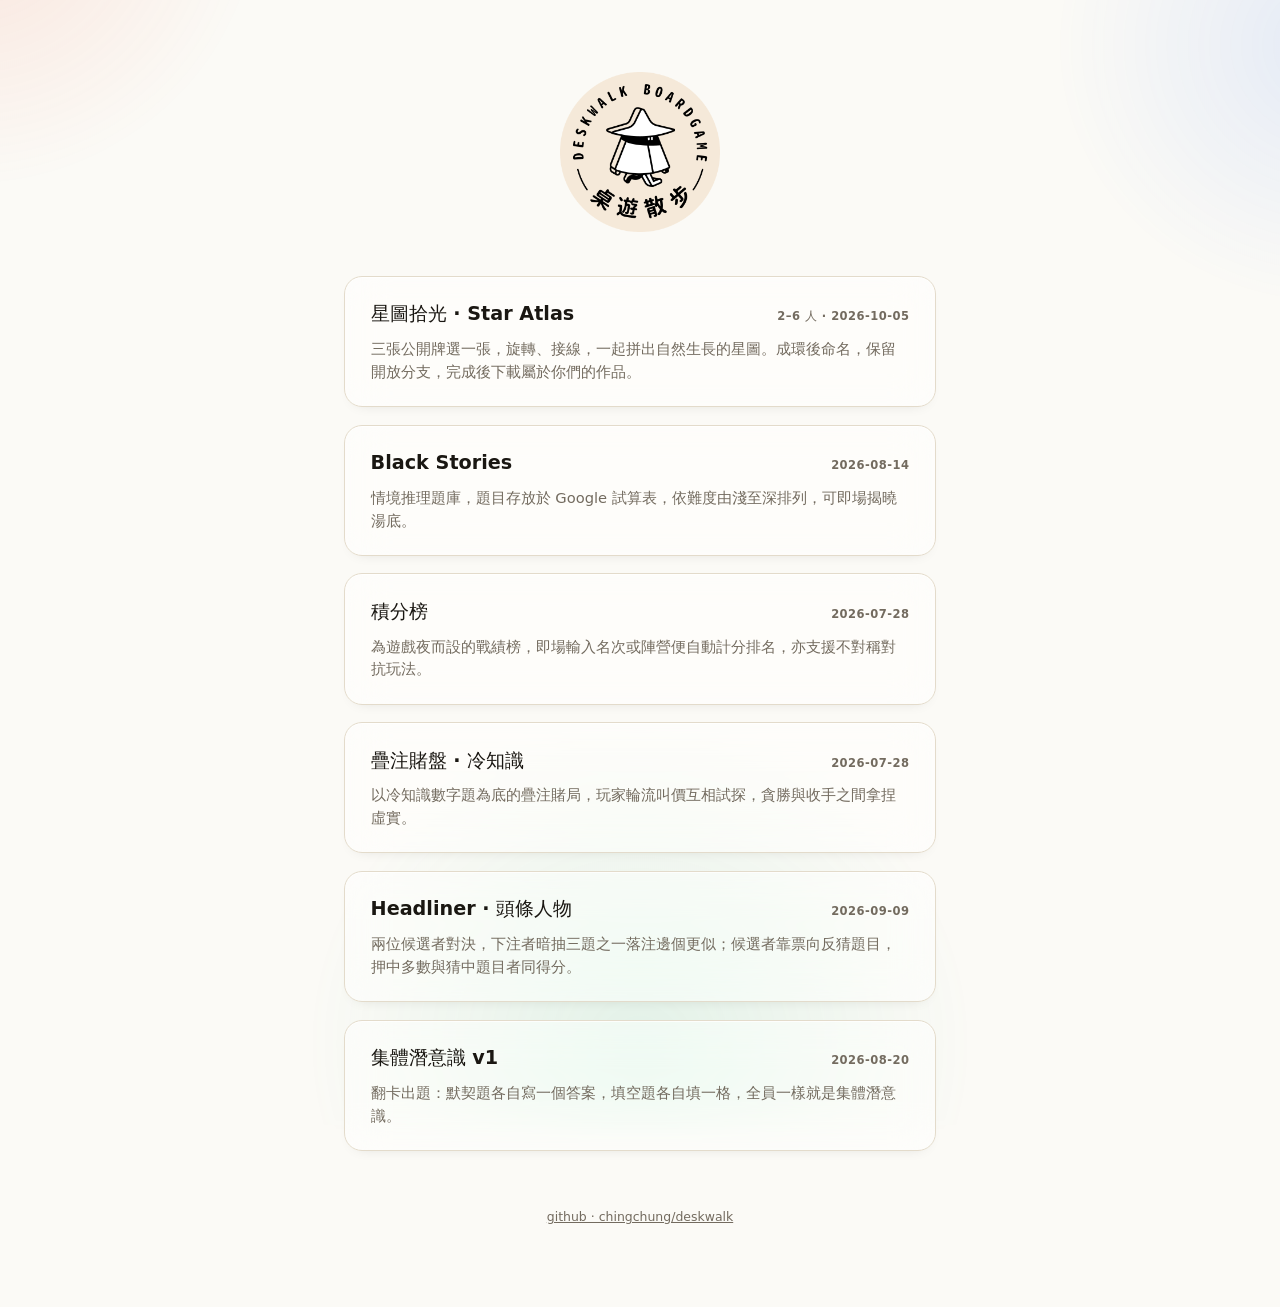
<file: index.html>
<!doctype html>
<html lang="zh-Hant">
  <head>
    <meta charset="utf-8" />
    <meta name="viewport" content="width=device-width, initial-scale=1, viewport-fit=cover" />
    <title>deskwalk · 桌遊原型實驗</title>
    <link rel="stylesheet" href="brand.css" />
    <style>
      main {
        max-width: 640px;
        margin: 0 auto;
        padding: 4.5rem 1.5rem 5rem;
      }
      /* index: flat paper, no grid pattern */
      body { background-image: none; }
      header {
        margin-bottom: 2.75rem;
        text-align: center;
      }
      .logo {
        display: block;
        width: 160px;
        height: auto;
        margin: 0 auto;
      }
      header p {
        color: var(--ink-soft);
        margin: 0;
        font-size: 0.95rem;
      }
      .proto {
        position: relative;
        display: block;
        background: var(--card);
        -webkit-backdrop-filter: var(--glass-blur);
        backdrop-filter: var(--glass-blur);
        border: 1px solid var(--line);
        border-radius: var(--radius);
        box-shadow:
          0 6px 16px -12px rgba(26, 23, 18, 0.20),
          inset 0 1px 0 var(--glass-rim);
        padding: 1.4rem 1.6rem;
        margin-bottom: 1.1rem;
        text-decoration: none;
        color: inherit;
        transition: transform 0.18s ease, box-shadow 0.18s ease, border-color 0.18s ease;
      }
      .proto:hover {
        transform: translateY(-2px);
        border-color: color-mix(in srgb, var(--accent) 35%, var(--line));
        box-shadow:
          0 12px 24px -16px rgba(26, 23, 18, 0.22),
          inset 0 1px 0 var(--glass-rim);
      }
      .proto-head {
        display: flex;
        align-items: baseline;
        justify-content: space-between;
        gap: 0.75rem;
        margin-bottom: 0.5rem;
      }
      .proto h2 {
        margin: 0;
        font-size: 1.2rem;
        font-weight: 800;
        color: var(--ink);
      }
      .proto .meta {
        flex: none;
        color: var(--ink-soft);
        font-size: 0.72rem;
        font-weight: 700;
        letter-spacing: 0.04em;
        font-variant-numeric: tabular-nums;
      }
      .proto .concept {
        margin: 0;
        color: var(--ink-soft);
        font-size: 0.92rem;
        line-height: 1.55;
      }
      .proto .tag {
        position: absolute;
        top: -10px;
        left: 1.4rem;
        background: var(--accent);
        color: #fff;
        font-size: 0.66rem;
        font-weight: 800;
        letter-spacing: 0.12em;
        padding: 3px 9px;
        border-radius: var(--pill);
      }
      footer {
        margin-top: 3.5rem;
        color: var(--ink-soft);
        font-size: 0.78rem;
        text-align: center;
      }
      footer a { color: var(--ink-soft); }
    </style>
  </head>
  <body>
    <main>
      <header>
        <img class="logo" src="[data-uri]" alt="deskwalk 桌遊散步 boardgame" width="160" height="160" />
      </header>

      <a class="proto" href="star-atlas.html">
        <div class="proto-head">
          <h2>星圖拾光 · Star Atlas</h2>
          <span class="meta">2–6 人 · 2026-10-05</span>
        </div>
        <p class="concept">三張公開牌選一張，旋轉、接線，一起拼出自然生長的星圖。成環後命名，保留開放分支，完成後下載屬於你們的作品。</p>
      </a>

      <a class="proto" href="tailstory.html">
        <div class="proto-head">
          <h2>Black Stories</h2>
          <span class="meta">2026-08-14</span>
        </div>
        <p class="concept">情境推理題庫，題目存放於 Google 試算表，依難度由淺至深排列，可即場揭曉湯底。</p>
      </a>
      <a class="proto" href="leaderboard.html">
        <div class="proto-head">
          <h2>積分榜</h2>
          <span class="meta">2026-07-28</span>
        </div>
        <p class="concept">為遊戲夜而設的戰績榜，即場輸入名次或陣營便自動計分排名，亦支援不對稱對抗玩法。</p>
      </a>

      <a class="proto" href="overbid.html">
        <div class="proto-head">
          <h2>疊注賭盤 · 冷知識</h2>
          <span class="meta">2026-07-28</span>
        </div>
        <p class="concept">以冷知識數字題為底的疊注賭局，玩家輪流叫價互相試探，貪勝與收手之間拿捏虛實。</p>
      </a>

      <a class="proto" href="headliner.html">
        <div class="proto-head">
          <h2>Headliner · 頭條人物</h2>
          <span class="meta">2026-09-09</span>
        </div>
        <p class="concept">兩位候選者對決，下注者暗抽三題之一落注邊個更似；候選者靠票向反猜題目，押中多數與猜中題目者同得分。</p>
      </a>

      <a class="proto" href="collective.html">
        <div class="proto-head">
          <h2>集體潛意識 v1</h2>
          <span class="meta">2026-08-20</span>
        </div>
        <p class="concept">翻卡出題：默契題各自寫一個答案，填空題各自填一格，全員一樣就是集體潛意識。</p>
      </a>

      <footer>
        <a href="https://github.com/chingchung/deskwalk">github · chingchung/deskwalk</a>
      </footer>
    </main>
  </body>
</html>
</file>
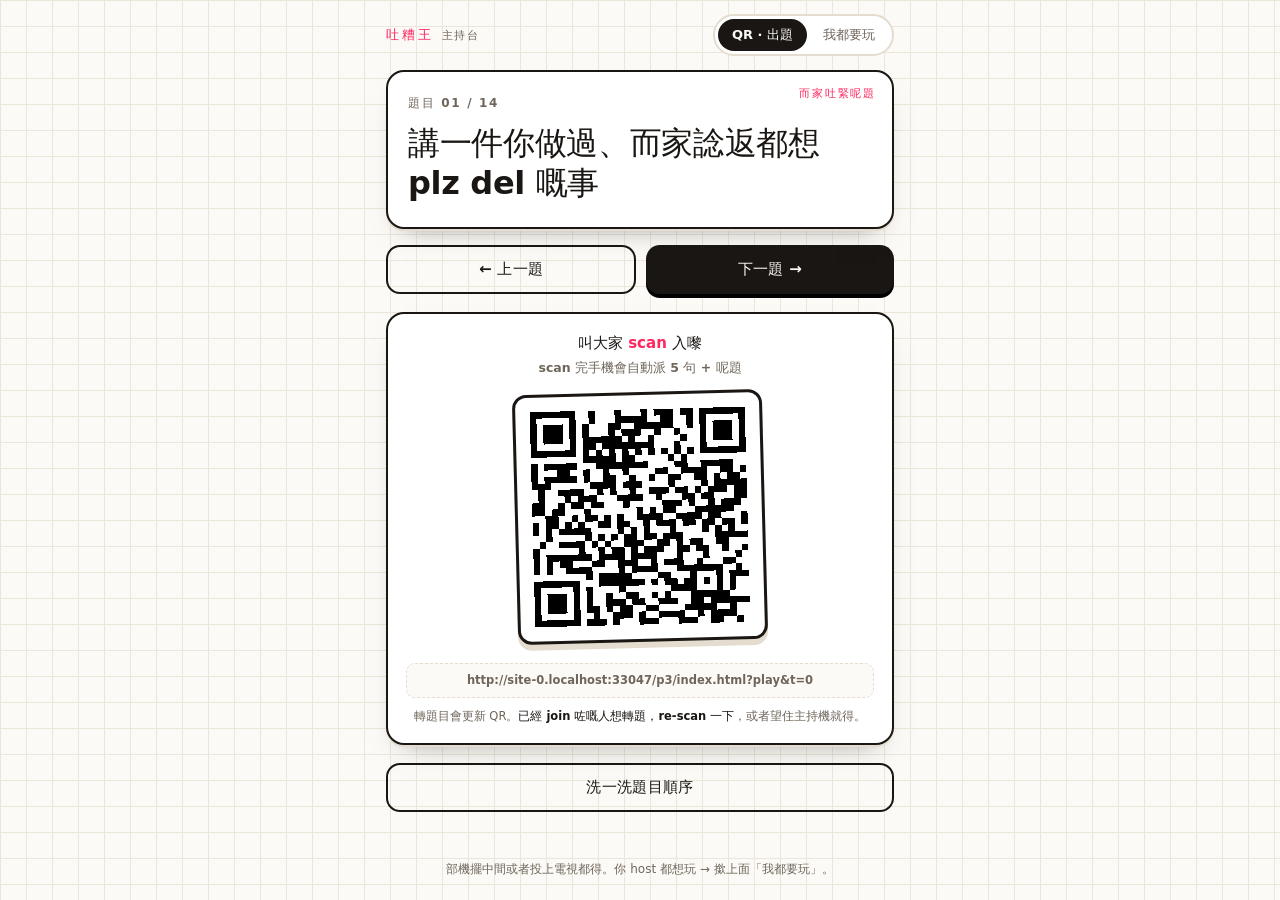
<file: p3/index.html>
<!DOCTYPE html>
<html lang="zh-Hant">
<head>
<meta charset="UTF-8">
<meta name="viewport" content="width=device-width, initial-scale=1.0, viewport-fit=cover">
<title>吐糟王 · SoulQuest</title>
<style>
  :root{
    --paper:#FBFAF6; --grid:#ECE6DA; --ink:#1A1613; --ink-soft:#6F665B;
    --slap:#FF275E; --slap-deep:#D11048; --hl:#FFE24D; --done:#1FB07A; --good:#1E64FF;
    --card:#FFFFFF; --line:#E4DCCE; --radius:18px;
    --shadow:0 2px 0 var(--line), 0 14px 26px -18px rgba(26,22,19,.5);
    font-synthesis-weight:none;
  }
  *{box-sizing:border-box;-webkit-tap-highlight-color:transparent;}
  html,body{margin:0;height:100%;}
  body{
    background:var(--paper);
    background-image:linear-gradient(var(--grid) 1px,transparent 1px),linear-gradient(90deg,var(--grid) 1px,transparent 1px);
    background-size:26px 26px;
    color:var(--ink);
    font-family:"PingFang HK","PingFang TC","Noto Sans HK","Noto Sans TC","Microsoft JhengHei","Heiti TC",system-ui,-apple-system,sans-serif;
    -webkit-font-smoothing:antialiased; line-height:1.5;
  }
  #app{max-width:540px;margin:0 auto;min-height:100%;display:flex;flex-direction:column;
    padding:max(14px,env(safe-area-inset-top)) 16px max(22px,env(safe-area-inset-bottom));}
  button{font-family:inherit;cursor:pointer;border:none;background:none;color:inherit;}
  button:focus-visible,input:focus-visible{outline:3px solid var(--good);outline-offset:2px;}
  .brand{display:flex;align-items:baseline;gap:8px;}
  .brand b{font-size:13px;letter-spacing:.22em;font-weight:800;color:var(--slap);}
  .brand span{font-size:11px;letter-spacing:.16em;color:var(--ink-soft);font-weight:600;}
  .btn{display:flex;align-items:center;justify-content:center;gap:8px;width:100%;font-weight:900;
    font-size:18px;letter-spacing:.02em;padding:16px;border-radius:14px;background:var(--ink);color:var(--paper);
    box-shadow:0 4px 0 #000;transition:transform .06s,box-shadow .06s;}
  .btn:active{transform:translateY(3px);box-shadow:0 1px 0 #000;}
  .btn--slap{background:var(--slap);box-shadow:0 4px 0 var(--slap-deep);}
  .btn--slap:active{box-shadow:0 1px 0 var(--slap-deep);}
  .btn--ghost{background:transparent;color:var(--ink);border:2px solid var(--ink);box-shadow:none;font-size:15px;padding:13px;}
  .btn--ghost:active{transform:translateY(2px);}
  .muted{color:var(--ink-soft);font-size:13px;}

  /* ---------------- HOST ---------------- */
  .host-head{display:flex;align-items:center;justify-content:space-between;margin-bottom:14px;}
  .seg{display:flex;background:var(--card);border:2px solid var(--line);border-radius:30px;padding:3px;gap:2px;}
  .seg button{font-size:13px;font-weight:800;padding:7px 14px;border-radius:30px;color:var(--ink-soft);white-space:nowrap;}
  .seg button.on{background:var(--ink);color:var(--paper);}

  .topicwrap{background:var(--card);border:2px solid var(--ink);border-radius:var(--radius);
    box-shadow:var(--shadow);padding:22px 20px 24px;position:relative;margin-bottom:16px;overflow:hidden;}
  .topicwrap::before{content:"而家吐緊呢題";position:absolute;top:14px;right:16px;font-size:11px;font-weight:800;
    letter-spacing:.16em;color:var(--slap);}
  .topicwrap .tnum{font-size:12px;font-weight:800;letter-spacing:.14em;color:var(--ink-soft);}
  .topicwrap .tq{font-size:clamp(24px,6.6vw,32px);font-weight:900;line-height:1.24;margin:12px 0 0;letter-spacing:-.01em;}
  .topnav{display:flex;gap:10px;margin-bottom:18px;}
  .topnav .btn{font-size:15px;padding:13px;}

  .qrcard{background:var(--card);border:2px solid var(--ink);border-radius:var(--radius);box-shadow:var(--shadow);
    padding:18px;text-align:center;margin-bottom:16px;}
  .qrcard .lead{font-size:15px;font-weight:900;margin-bottom:4px;}
  .qrcard .lead em{color:var(--slap);font-style:normal;}
  .qrcard .sub{font-size:12.5px;color:var(--ink-soft);font-weight:600;margin-bottom:14px;}
  .qrframe{display:inline-block;background:#fff;padding:12px;border-radius:14px;border:3px solid var(--ink);
    box-shadow:0 6px 0 var(--line);transform:rotate(-1.5deg);}
  .qrframe img{display:block;width:min(220px,58vw);height:auto;image-rendering:pixelated;}
  .qrurl{margin-top:14px;font-size:11.5px;color:var(--ink-soft);word-break:break-all;font-weight:600;
    background:var(--paper);border:1px dashed var(--line);border-radius:9px;padding:8px 10px;}
  .qrhint{font-size:11.5px;color:var(--ink-soft);margin-top:10px;line-height:1.5;}
  .qrhint b{color:var(--ink);}

  /* ---------------- PLAYER / hand ---------------- */
  .p-topic{background:var(--card);border:2px solid var(--ink);border-radius:16px;padding:16px 18px;margin-bottom:8px;position:relative;}
  .p-topic span{font-size:11px;font-weight:800;letter-spacing:.16em;color:var(--slap);display:block;margin-bottom:6px;}
  .p-topic .q{font-size:clamp(19px,5vw,23px);font-weight:900;line-height:1.3;letter-spacing:-.01em;}
  .progress{display:flex;align-items:center;gap:10px;margin:14px 2px 12px;}
  .progress .bar{flex:1;height:10px;background:var(--card);border:2px solid var(--line);border-radius:20px;overflow:hidden;}
  .progress .fill{height:100%;background:var(--slap);width:0;transition:width .35s cubic-bezier(.2,.9,.3,1);}
  .progress .pn{font-size:13px;font-weight:900;color:var(--ink-soft);font-variant-numeric:tabular-nums;white-space:nowrap;}
  .deal-note{font-size:12.5px;color:var(--ink-soft);font-weight:700;margin:0 2px 12px;line-height:1.5;}

  .cards{display:flex;flex-direction:column;gap:11px;}
  .lc{position:relative;background:var(--card);border:2px solid var(--ink);border-radius:15px;padding:15px 16px 13px;
    text-align:left;box-shadow:0 3px 0 var(--line);transition:transform .1s,box-shadow .1s,opacity .2s;}
  .lc:active{transform:translateY(2px);box-shadow:0 1px 0 var(--line);}
  .lc .line{font-size:19px;font-weight:900;line-height:1.32;letter-spacing:-.01em;}
  .lc .hint{font-size:12px;color:var(--ink-soft);font-weight:600;margin-top:7px;line-height:1.35;}
  .lc .foot{margin-top:10px;font-size:12.5px;font-weight:900;letter-spacing:.02em;min-height:18px;display:flex;align-items:center;gap:6px;}
  .lc .foot .taphint{color:var(--ink-soft);}

  /* armed */
  .lc.arm{border-color:var(--slap);box-shadow:0 0 0 3px rgba(255,39,94,.18),0 3px 0 var(--slap-deep);transform:translateY(-1px);}
  .lc.arm .foot{color:var(--slap);}
  /* done */
  .lc.done{opacity:.62;border-color:var(--line);border-style:dashed;box-shadow:none;}
  .lc.done .line{text-decoration:line-through;text-decoration-color:var(--slap);text-decoration-thickness:3px;}
  .lc.done .foot{color:var(--done);}
  .lc.unarm{opacity:1;border-color:var(--hl);border-style:solid;box-shadow:0 0 0 3px rgba(255,226,77,.4),0 3px 0 var(--line);}
  .lc.unarm .line{text-decoration:line-through;text-decoration-color:var(--ink-soft);}
  .lc.unarm .foot{color:#A8861A;}
  .stamp{position:absolute;top:-10px;right:-8px;background:var(--done);color:#fff;font-weight:900;font-size:13px;
    padding:5px 11px;border-radius:30px;transform:rotate(9deg);border:2px solid var(--ink);}
  .stamp.in{animation:slapIn .4s cubic-bezier(.2,1.3,.4,1);}
  @keyframes slapIn{0%{transform:scale(1.7) rotate(-10deg);opacity:0}60%{transform:scale(.94) rotate(9deg);opacity:1}100%{transform:scale(1) rotate(9deg)}}

  .clearbanner{background:var(--ink);color:var(--paper);border-radius:16px;padding:18px;text-align:center;margin:14px 0 4px;
    animation:slapIn .45s cubic-bezier(.2,1.3,.4,1);}
  .clearbanner .big{font-size:22px;font-weight:900;letter-spacing:-.01em;}
  .clearbanner .crown{font-size:30px;}
  .clearbanner .sm{font-size:13px;opacity:.85;margin-top:4px;}

  .toolbar{display:flex;gap:10px;margin-top:16px;}
  .toolbar .btn{font-size:14px;padding:12px;}
  .foot-note{text-align:center;color:var(--ink-soft);font-size:12px;margin-top:auto;padding-top:18px;line-height:1.5;}
  .foot-note b{color:var(--slap);}
  @media (prefers-reduced-motion: reduce){*{animation:none !important;transition:none !important;}}
</style>
</head>
<body>
<div id="app"></div>

<!-- inlined: QR Code Generator (c) Kazuhiko Arase, MIT -->
<script>//---------------------------------------------------------------------
//
// QR Code Generator for JavaScript
//
// Copyright (c) 2009 Kazuhiko Arase
//
// URL: http://www.d-project.com/
//
// Licensed under the MIT license:
//  http://www.opensource.org/licenses/mit-license.php
//
// The word 'QR Code' is registered trademark of
// DENSO WAVE INCORPORATED
//  http://www.denso-wave.com/qrcode/faqpatent-e.html
//
//---------------------------------------------------------------------

var qrcode = function() {

  //---------------------------------------------------------------------
  // qrcode
  //---------------------------------------------------------------------

  /**
   * qrcode
   * @param typeNumber 1 to 40
   * @param errorCorrectionLevel 'L','M','Q','H'
   */
  var qrcode = function(typeNumber, errorCorrectionLevel) {

    var PAD0 = 0xEC;
    var PAD1 = 0x11;

    var _typeNumber = typeNumber;
    var _errorCorrectionLevel = QRErrorCorrectionLevel[errorCorrectionLevel];
    var _modules = null;
    var _moduleCount = 0;
    var _dataCache = null;
    var _dataList = [];

    var _this = {};

    var makeImpl = function(test, maskPattern) {

      _moduleCount = _typeNumber * 4 + 17;
      _modules = function(moduleCount) {
        var modules = new Array(moduleCount);
        for (var row = 0; row < moduleCount; row += 1) {
          modules[row] = new Array(moduleCount);
          for (var col = 0; col < moduleCount; col += 1) {
            modules[row][col] = null;
          }
        }
        return modules;
      }(_moduleCount);

      setupPositionProbePattern(0, 0);
      setupPositionProbePattern(_moduleCount - 7, 0);
      setupPositionProbePattern(0, _moduleCount - 7);
      setupPositionAdjustPattern();
      setupTimingPattern();
      setupTypeInfo(test, maskPattern);

      if (_typeNumber >= 7) {
        setupTypeNumber(test);
      }

      if (_dataCache == null) {
        _dataCache = createData(_typeNumber, _errorCorrectionLevel, _dataList);
      }

      mapData(_dataCache, maskPattern);
    };

    var setupPositionProbePattern = function(row, col) {

      for (var r = -1; r <= 7; r += 1) {

        if (row + r <= -1 || _moduleCount <= row + r) continue;

        for (var c = -1; c <= 7; c += 1) {

          if (col + c <= -1 || _moduleCount <= col + c) continue;

          if ( (0 <= r && r <= 6 && (c == 0 || c == 6) )
              || (0 <= c && c <= 6 && (r == 0 || r == 6) )
              || (2 <= r && r <= 4 && 2 <= c && c <= 4) ) {
            _modules[row + r][col + c] = true;
          } else {
            _modules[row + r][col + c] = false;
          }
        }
      }
    };

    var getBestMaskPattern = function() {

      var minLostPoint = 0;
      var pattern = 0;

      for (var i = 0; i < 8; i += 1) {

        makeImpl(true, i);

        var lostPoint = QRUtil.getLostPoint(_this);

        if (i == 0 || minLostPoint > lostPoint) {
          minLostPoint = lostPoint;
          pattern = i;
        }
      }

      return pattern;
    };

    var setupTimingPattern = function() {

      for (var r = 8; r < _moduleCount - 8; r += 1) {
        if (_modules[r][6] != null) {
          continue;
        }
        _modules[r][6] = (r % 2 == 0);
      }

      for (var c = 8; c < _moduleCount - 8; c += 1) {
        if (_modules[6][c] != null) {
          continue;
        }
        _modules[6][c] = (c % 2 == 0);
      }
    };

    var setupPositionAdjustPattern = function() {

      var pos = QRUtil.getPatternPosition(_typeNumber);

      for (var i = 0; i < pos.length; i += 1) {

        for (var j = 0; j < pos.length; j += 1) {

          var row = pos[i];
          var col = pos[j];

          if (_modules[row][col] != null) {
            continue;
          }

          for (var r = -2; r <= 2; r += 1) {

            for (var c = -2; c <= 2; c += 1) {

              if (r == -2 || r == 2 || c == -2 || c == 2
                  || (r == 0 && c == 0) ) {
                _modules[row + r][col + c] = true;
              } else {
                _modules[row + r][col + c] = false;
              }
            }
          }
        }
      }
    };

    var setupTypeNumber = function(test) {

      var bits = QRUtil.getBCHTypeNumber(_typeNumber);

      for (var i = 0; i < 18; i += 1) {
        var mod = (!test && ( (bits >> i) & 1) == 1);
        _modules[Math.floor(i / 3)][i % 3 + _moduleCount - 8 - 3] = mod;
      }

      for (var i = 0; i < 18; i += 1) {
        var mod = (!test && ( (bits >> i) & 1) == 1);
        _modules[i % 3 + _moduleCount - 8 - 3][Math.floor(i / 3)] = mod;
      }
    };

    var setupTypeInfo = function(test, maskPattern) {

      var data = (_errorCorrectionLevel << 3) | maskPattern;
      var bits = QRUtil.getBCHTypeInfo(data);

      // vertical
      for (var i = 0; i < 15; i += 1) {

        var mod = (!test && ( (bits >> i) & 1) == 1);

        if (i < 6) {
          _modules[i][8] = mod;
        } else if (i < 8) {
          _modules[i + 1][8] = mod;
        } else {
          _modules[_moduleCount - 15 + i][8] = mod;
        }
      }

      // horizontal
      for (var i = 0; i < 15; i += 1) {

        var mod = (!test && ( (bits >> i) & 1) == 1);

        if (i < 8) {
          _modules[8][_moduleCount - i - 1] = mod;
        } else if (i < 9) {
          _modules[8][15 - i - 1 + 1] = mod;
        } else {
          _modules[8][15 - i - 1] = mod;
        }
      }

      // fixed module
      _modules[_moduleCount - 8][8] = (!test);
    };

    var mapData = function(data, maskPattern) {

      var inc = -1;
      var row = _moduleCount - 1;
      var bitIndex = 7;
      var byteIndex = 0;
      var maskFunc = QRUtil.getMaskFunction(maskPattern);

      for (var col = _moduleCount - 1; col > 0; col -= 2) {

        if (col == 6) col -= 1;

        while (true) {

          for (var c = 0; c < 2; c += 1) {

            if (_modules[row][col - c] == null) {

              var dark = false;

              if (byteIndex < data.length) {
                dark = ( ( (data[byteIndex] >>> bitIndex) & 1) == 1);
              }

              var mask = maskFunc(row, col - c);

              if (mask) {
                dark = !dark;
              }

              _modules[row][col - c] = dark;
              bitIndex -= 1;

              if (bitIndex == -1) {
                byteIndex += 1;
                bitIndex = 7;
              }
            }
          }

          row += inc;

          if (row < 0 || _moduleCount <= row) {
            row -= inc;
            inc = -inc;
            break;
          }
        }
      }
    };

    var createBytes = function(buffer, rsBlocks) {

      var offset = 0;

      var maxDcCount = 0;
      var maxEcCount = 0;

      var dcdata = new Array(rsBlocks.length);
      var ecdata = new Array(rsBlocks.length);

      for (var r = 0; r < rsBlocks.length; r += 1) {

        var dcCount = rsBlocks[r].dataCount;
        var ecCount = rsBlocks[r].totalCount - dcCount;

        maxDcCount = Math.max(maxDcCount, dcCount);
        maxEcCount = Math.max(maxEcCount, ecCount);

        dcdata[r] = new Array(dcCount);

        for (var i = 0; i < dcdata[r].length; i += 1) {
          dcdata[r][i] = 0xff & buffer.getBuffer()[i + offset];
        }
        offset += dcCount;

        var rsPoly = QRUtil.getErrorCorrectPolynomial(ecCount);
        var rawPoly = qrPolynomial(dcdata[r], rsPoly.getLength() - 1);

        var modPoly = rawPoly.mod(rsPoly);
        ecdata[r] = new Array(rsPoly.getLength() - 1);
        for (var i = 0; i < ecdata[r].length; i += 1) {
          var modIndex = i + modPoly.getLength() - ecdata[r].length;
          ecdata[r][i] = (modIndex >= 0)? modPoly.getAt(modIndex) : 0;
        }
      }

      var totalCodeCount = 0;
      for (var i = 0; i < rsBlocks.length; i += 1) {
        totalCodeCount += rsBlocks[i].totalCount;
      }

      var data = new Array(totalCodeCount);
      var index = 0;

      for (var i = 0; i < maxDcCount; i += 1) {
        for (var r = 0; r < rsBlocks.length; r += 1) {
          if (i < dcdata[r].length) {
            data[index] = dcdata[r][i];
            index += 1;
          }
        }
      }

      for (var i = 0; i < maxEcCount; i += 1) {
        for (var r = 0; r < rsBlocks.length; r += 1) {
          if (i < ecdata[r].length) {
            data[index] = ecdata[r][i];
            index += 1;
          }
        }
      }

      return data;
    };

    var createData = function(typeNumber, errorCorrectionLevel, dataList) {

      var rsBlocks = QRRSBlock.getRSBlocks(typeNumber, errorCorrectionLevel);

      var buffer = qrBitBuffer();

      for (var i = 0; i < dataList.length; i += 1) {
        var data = dataList[i];
        buffer.put(data.getMode(), 4);
        buffer.put(data.getLength(), QRUtil.getLengthInBits(data.getMode(), typeNumber) );
        data.write(buffer);
      }

      // calc num max data.
      var totalDataCount = 0;
      for (var i = 0; i < rsBlocks.length; i += 1) {
        totalDataCount += rsBlocks[i].dataCount;
      }

      if (buffer.getLengthInBits() > totalDataCount * 8) {
        throw 'code length overflow. ('
          + buffer.getLengthInBits()
          + '>'
          + totalDataCount * 8
          + ')';
      }

      // end code
      if (buffer.getLengthInBits() + 4 <= totalDataCount * 8) {
        buffer.put(0, 4);
      }

      // padding
      while (buffer.getLengthInBits() % 8 != 0) {
        buffer.putBit(false);
      }

      // padding
      while (true) {

        if (buffer.getLengthInBits() >= totalDataCount * 8) {
          break;
        }
        buffer.put(PAD0, 8);

        if (buffer.getLengthInBits() >= totalDataCount * 8) {
          break;
        }
        buffer.put(PAD1, 8);
      }

      return createBytes(buffer, rsBlocks);
    };

    _this.addData = function(data, mode) {

      mode = mode || 'Byte';

      var newData = null;

      switch(mode) {
      case 'Numeric' :
        newData = qrNumber(data);
        break;
      case 'Alphanumeric' :
        newData = qrAlphaNum(data);
        break;
      case 'Byte' :
        newData = qr8BitByte(data);
        break;
      case 'Kanji' :
        newData = qrKanji(data);
        break;
      default :
        throw 'mode:' + mode;
      }

      _dataList.push(newData);
      _dataCache = null;
    };

    _this.isDark = function(row, col) {
      if (row < 0 || _moduleCount <= row || col < 0 || _moduleCount <= col) {
        throw row + ',' + col;
      }
      return _modules[row][col];
    };

    _this.getModuleCount = function() {
      return _moduleCount;
    };

    _this.make = function() {
      if (_typeNumber < 1) {
        var typeNumber = 1;

        for (; typeNumber < 40; typeNumber++) {
          var rsBlocks = QRRSBlock.getRSBlocks(typeNumber, _errorCorrectionLevel);
          var buffer = qrBitBuffer();

          for (var i = 0; i < _dataList.length; i++) {
            var data = _dataList[i];
            buffer.put(data.getMode(), 4);
            buffer.put(data.getLength(), QRUtil.getLengthInBits(data.getMode(), typeNumber) );
            data.write(buffer);
          }

          var totalDataCount = 0;
          for (var i = 0; i < rsBlocks.length; i++) {
            totalDataCount += rsBlocks[i].dataCount;
          }

          if (buffer.getLengthInBits() <= totalDataCount * 8) {
            break;
          }
        }

        _typeNumber = typeNumber;
      }

      makeImpl(false, getBestMaskPattern() );
    };

    _this.createTableTag = function(cellSize, margin) {

      cellSize = cellSize || 2;
      margin = (typeof margin == 'undefined')? cellSize * 4 : margin;

      var qrHtml = '';

      qrHtml += '<table style="';
      qrHtml += ' border-width: 0px; border-style: none;';
      qrHtml += ' border-collapse: collapse;';
      qrHtml += ' padding: 0px; margin: ' + margin + 'px;';
      qrHtml += '">';
      qrHtml += '<tbody>';

      for (var r = 0; r < _this.getModuleCount(); r += 1) {

        qrHtml += '<tr>';

        for (var c = 0; c < _this.getModuleCount(); c += 1) {
          qrHtml += '<td style="';
          qrHtml += ' border-width: 0px; border-style: none;';
          qrHtml += ' border-collapse: collapse;';
          qrHtml += ' padding: 0px; margin: 0px;';
          qrHtml += ' width: ' + cellSize + 'px;';
          qrHtml += ' height: ' + cellSize + 'px;';
          qrHtml += ' background-color: ';
          qrHtml += _this.isDark(r, c)? '#000000' : '#ffffff';
          qrHtml += ';';
          qrHtml += '"/>';
        }

        qrHtml += '</tr>';
      }

      qrHtml += '</tbody>';
      qrHtml += '</table>';

      return qrHtml;
    };

    _this.createSvgTag = function(cellSize, margin, alt, title) {

      var opts = {};
      if (typeof arguments[0] == 'object') {
        // Called by options.
        opts = arguments[0];
        // overwrite cellSize and margin.
        cellSize = opts.cellSize;
        margin = opts.margin;
        alt = opts.alt;
        title = opts.title;
      }

      cellSize = cellSize || 2;
      margin = (typeof margin == 'undefined')? cellSize * 4 : margin;

      // Compose alt property surrogate
      alt = (typeof alt === 'string') ? {text: alt} : alt || {};
      alt.text = alt.text || null;
      alt.id = (alt.text) ? alt.id || 'qrcode-description' : null;

      // Compose title property surrogate
      title = (typeof title === 'string') ? {text: title} : title || {};
      title.text = title.text || null;
      title.id = (title.text) ? title.id || 'qrcode-title' : null;

      var size = _this.getModuleCount() * cellSize + margin * 2;
      var c, mc, r, mr, qrSvg='', rect;

      rect = 'l' + cellSize + ',0 0,' + cellSize +
        ' -' + cellSize + ',0 0,-' + cellSize + 'z ';

      qrSvg += '<svg version="1.1" xmlns="http://www.w3.org/2000/svg"';
      qrSvg += !opts.scalable ? ' width="' + size + 'px" height="' + size + 'px"' : '';
      qrSvg += ' viewBox="0 0 ' + size + ' ' + size + '" ';
      qrSvg += ' preserveAspectRatio="xMinYMin meet"';
      qrSvg += (title.text || alt.text) ? ' role="img" aria-labelledby="' +
          escapeXml([title.id, alt.id].join(' ').trim() ) + '"' : '';
      qrSvg += '>';
      qrSvg += (title.text) ? '<title id="' + escapeXml(title.id) + '">' +
          escapeXml(title.text) + '</title>' : '';
      qrSvg += (alt.text) ? '<description id="' + escapeXml(alt.id) + '">' +
          escapeXml(alt.text) + '</description>' : '';
      qrSvg += '<rect width="100%" height="100%" fill="white" cx="0" cy="0"/>';
      qrSvg += '<path d="';

      for (r = 0; r < _this.getModuleCount(); r += 1) {
        mr = r * cellSize + margin;
        for (c = 0; c < _this.getModuleCount(); c += 1) {
          if (_this.isDark(r, c) ) {
            mc = c*cellSize+margin;
            qrSvg += 'M' + mc + ',' + mr + rect;
          }
        }
      }

      qrSvg += '" stroke="transparent" fill="black"/>';
      qrSvg += '</svg>';

      return qrSvg;
    };

    _this.createDataURL = function(cellSize, margin) {

      cellSize = cellSize || 2;
      margin = (typeof margin == 'undefined')? cellSize * 4 : margin;

      var size = _this.getModuleCount() * cellSize + margin * 2;
      var min = margin;
      var max = size - margin;

      return createDataURL(size, size, function(x, y) {
        if (min <= x && x < max && min <= y && y < max) {
          var c = Math.floor( (x - min) / cellSize);
          var r = Math.floor( (y - min) / cellSize);
          return _this.isDark(r, c)? 0 : 1;
        } else {
          return 1;
        }
      } );
    };

    _this.createImgTag = function(cellSize, margin, alt) {

      cellSize = cellSize || 2;
      margin = (typeof margin == 'undefined')? cellSize * 4 : margin;

      var size = _this.getModuleCount() * cellSize + margin * 2;

      var img = '';
      img += '<img';
      img += '\u0020src="';
      img += _this.createDataURL(cellSize, margin);
      img += '"';
      img += '\u0020width="';
      img += size;
      img += '"';
      img += '\u0020height="';
      img += size;
      img += '"';
      if (alt) {
        img += '\u0020alt="';
        img += escapeXml(alt);
        img += '"';
      }
      img += '/>';

      return img;
    };

    var escapeXml = function(s) {
      var escaped = '';
      for (var i = 0; i < s.length; i += 1) {
        var c = s.charAt(i);
        switch(c) {
        case '<': escaped += '&lt;'; break;
        case '>': escaped += '&gt;'; break;
        case '&': escaped += '&amp;'; break;
        case '"': escaped += '&quot;'; break;
        default : escaped += c; break;
        }
      }
      return escaped;
    };

    var _createHalfASCII = function(margin) {
      var cellSize = 1;
      margin = (typeof margin == 'undefined')? cellSize * 2 : margin;

      var size = _this.getModuleCount() * cellSize + margin * 2;
      var min = margin;
      var max = size - margin;

      var y, x, r1, r2, p;

      var blocks = {
        '██': '█',
        '█ ': '▀',
        ' █': '▄',
        '  ': ' '
      };

      var blocksLastLineNoMargin = {
        '██': '▀',
        '█ ': '▀',
        ' █': ' ',
        '  ': ' '
      };

      var ascii = '';
      for (y = 0; y < size; y += 2) {
        r1 = Math.floor((y - min) / cellSize);
        r2 = Math.floor((y + 1 - min) / cellSize);
        for (x = 0; x < size; x += 1) {
          p = '█';

          if (min <= x && x < max && min <= y && y < max && _this.isDark(r1, Math.floor((x - min) / cellSize))) {
            p = ' ';
          }

          if (min <= x && x < max && min <= y+1 && y+1 < max && _this.isDark(r2, Math.floor((x - min) / cellSize))) {
            p += ' ';
          }
          else {
            p += '█';
          }

          // Output 2 characters per pixel, to create full square. 1 character per pixels gives only half width of square.
          ascii += (margin < 1 && y+1 >= max) ? blocksLastLineNoMargin[p] : blocks[p];
        }

        ascii += '\n';
      }

      if (size % 2 && margin > 0) {
        return ascii.substring(0, ascii.length - size - 1) + Array(size+1).join('▀');
      }

      return ascii.substring(0, ascii.length-1);
    };

    _this.createASCII = function(cellSize, margin) {
      cellSize = cellSize || 1;

      if (cellSize < 2) {
        return _createHalfASCII(margin);
      }

      cellSize -= 1;
      margin = (typeof margin == 'undefined')? cellSize * 2 : margin;

      var size = _this.getModuleCount() * cellSize + margin * 2;
      var min = margin;
      var max = size - margin;

      var y, x, r, p;

      var white = Array(cellSize+1).join('██');
      var black = Array(cellSize+1).join('  ');

      var ascii = '';
      var line = '';
      for (y = 0; y < size; y += 1) {
        r = Math.floor( (y - min) / cellSize);
        line = '';
        for (x = 0; x < size; x += 1) {
          p = 1;

          if (min <= x && x < max && min <= y && y < max && _this.isDark(r, Math.floor((x - min) / cellSize))) {
            p = 0;
          }

          // Output 2 characters per pixel, to create full square. 1 character per pixels gives only half width of square.
          line += p ? white : black;
        }

        for (r = 0; r < cellSize; r += 1) {
          ascii += line + '\n';
        }
      }

      return ascii.substring(0, ascii.length-1);
    };

    _this.renderTo2dContext = function(context, cellSize) {
      cellSize = cellSize || 2;
      var length = _this.getModuleCount();
      for (var row = 0; row < length; row++) {
        for (var col = 0; col < length; col++) {
          context.fillStyle = _this.isDark(row, col) ? 'black' : 'white';
          context.fillRect(col * cellSize, row * cellSize, cellSize, cellSize);
        }
      }
    }

    return _this;
  };

  //---------------------------------------------------------------------
  // qrcode.stringToBytes
  //---------------------------------------------------------------------

  qrcode.stringToBytesFuncs = {
    'default' : function(s) {
      var bytes = [];
      for (var i = 0; i < s.length; i += 1) {
        var c = s.charCodeAt(i);
        bytes.push(c & 0xff);
      }
      return bytes;
    }
  };

  qrcode.stringToBytes = qrcode.stringToBytesFuncs['default'];

  //---------------------------------------------------------------------
  // qrcode.createStringToBytes
  //---------------------------------------------------------------------

  /**
   * @param unicodeData base64 string of byte array.
   * [16bit Unicode],[16bit Bytes], ...
   * @param numChars
   */
  qrcode.createStringToBytes = function(unicodeData, numChars) {

    // create conversion map.

    var unicodeMap = function() {

      var bin = base64DecodeInputStream(unicodeData);
      var read = function() {
        var b = bin.read();
        if (b == -1) throw 'eof';
        return b;
      };

      var count = 0;
      var unicodeMap = {};
      while (true) {
        var b0 = bin.read();
        if (b0 == -1) break;
        var b1 = read();
        var b2 = read();
        var b3 = read();
        var k = String.fromCharCode( (b0 << 8) | b1);
        var v = (b2 << 8) | b3;
        unicodeMap[k] = v;
        count += 1;
      }
      if (count != numChars) {
        throw count + ' != ' + numChars;
      }

      return unicodeMap;
    }();

    var unknownChar = '?'.charCodeAt(0);

    return function(s) {
      var bytes = [];
      for (var i = 0; i < s.length; i += 1) {
        var c = s.charCodeAt(i);
        if (c < 128) {
          bytes.push(c);
        } else {
          var b = unicodeMap[s.charAt(i)];
          if (typeof b == 'number') {
            if ( (b & 0xff) == b) {
              // 1byte
              bytes.push(b);
            } else {
              // 2bytes
              bytes.push(b >>> 8);
              bytes.push(b & 0xff);
            }
          } else {
            bytes.push(unknownChar);
          }
        }
      }
      return bytes;
    };
  };

  //---------------------------------------------------------------------
  // QRMode
  //---------------------------------------------------------------------

  var QRMode = {
    MODE_NUMBER :    1 << 0,
    MODE_ALPHA_NUM : 1 << 1,
    MODE_8BIT_BYTE : 1 << 2,
    MODE_KANJI :     1 << 3
  };

  //---------------------------------------------------------------------
  // QRErrorCorrectionLevel
  //---------------------------------------------------------------------

  var QRErrorCorrectionLevel = {
    L : 1,
    M : 0,
    Q : 3,
    H : 2
  };

  //---------------------------------------------------------------------
  // QRMaskPattern
  //---------------------------------------------------------------------

  var QRMaskPattern = {
    PATTERN000 : 0,
    PATTERN001 : 1,
    PATTERN010 : 2,
    PATTERN011 : 3,
    PATTERN100 : 4,
    PATTERN101 : 5,
    PATTERN110 : 6,
    PATTERN111 : 7
  };

  //---------------------------------------------------------------------
  // QRUtil
  //---------------------------------------------------------------------

  var QRUtil = function() {

    var PATTERN_POSITION_TABLE = [
      [],
      [6, 18],
      [6, 22],
      [6, 26],
      [6, 30],
      [6, 34],
      [6, 22, 38],
      [6, 24, 42],
      [6, 26, 46],
      [6, 28, 50],
      [6, 30, 54],
      [6, 32, 58],
      [6, 34, 62],
      [6, 26, 46, 66],
      [6, 26, 48, 70],
      [6, 26, 50, 74],
      [6, 30, 54, 78],
      [6, 30, 56, 82],
      [6, 30, 58, 86],
      [6, 34, 62, 90],
      [6, 28, 50, 72, 94],
      [6, 26, 50, 74, 98],
      [6, 30, 54, 78, 102],
      [6, 28, 54, 80, 106],
      [6, 32, 58, 84, 110],
      [6, 30, 58, 86, 114],
      [6, 34, 62, 90, 118],
      [6, 26, 50, 74, 98, 122],
      [6, 30, 54, 78, 102, 126],
      [6, 26, 52, 78, 104, 130],
      [6, 30, 56, 82, 108, 134],
      [6, 34, 60, 86, 112, 138],
      [6, 30, 58, 86, 114, 142],
      [6, 34, 62, 90, 118, 146],
      [6, 30, 54, 78, 102, 126, 150],
      [6, 24, 50, 76, 102, 128, 154],
      [6, 28, 54, 80, 106, 132, 158],
      [6, 32, 58, 84, 110, 136, 162],
      [6, 26, 54, 82, 110, 138, 166],
      [6, 30, 58, 86, 114, 142, 170]
    ];
    var G15 = (1 << 10) | (1 << 8) | (1 << 5) | (1 << 4) | (1 << 2) | (1 << 1) | (1 << 0);
    var G18 = (1 << 12) | (1 << 11) | (1 << 10) | (1 << 9) | (1 << 8) | (1 << 5) | (1 << 2) | (1 << 0);
    var G15_MASK = (1 << 14) | (1 << 12) | (1 << 10) | (1 << 4) | (1 << 1);

    var _this = {};

    var getBCHDigit = function(data) {
      var digit = 0;
      while (data != 0) {
        digit += 1;
        data >>>= 1;
      }
      return digit;
    };

    _this.getBCHTypeInfo = function(data) {
      var d = data << 10;
      while (getBCHDigit(d) - getBCHDigit(G15) >= 0) {
        d ^= (G15 << (getBCHDigit(d) - getBCHDigit(G15) ) );
      }
      return ( (data << 10) | d) ^ G15_MASK;
    };

    _this.getBCHTypeNumber = function(data) {
      var d = data << 12;
      while (getBCHDigit(d) - getBCHDigit(G18) >= 0) {
        d ^= (G18 << (getBCHDigit(d) - getBCHDigit(G18) ) );
      }
      return (data << 12) | d;
    };

    _this.getPatternPosition = function(typeNumber) {
      return PATTERN_POSITION_TABLE[typeNumber - 1];
    };

    _this.getMaskFunction = function(maskPattern) {

      switch (maskPattern) {

      case QRMaskPattern.PATTERN000 :
        return function(i, j) { return (i + j) % 2 == 0; };
      case QRMaskPattern.PATTERN001 :
        return function(i, j) { return i % 2 == 0; };
      case QRMaskPattern.PATTERN010 :
        return function(i, j) { return j % 3 == 0; };
      case QRMaskPattern.PATTERN011 :
        return function(i, j) { return (i + j) % 3 == 0; };
      case QRMaskPattern.PATTERN100 :
        return function(i, j) { return (Math.floor(i / 2) + Math.floor(j / 3) ) % 2 == 0; };
      case QRMaskPattern.PATTERN101 :
        return function(i, j) { return (i * j) % 2 + (i * j) % 3 == 0; };
      case QRMaskPattern.PATTERN110 :
        return function(i, j) { return ( (i * j) % 2 + (i * j) % 3) % 2 == 0; };
      case QRMaskPattern.PATTERN111 :
        return function(i, j) { return ( (i * j) % 3 + (i + j) % 2) % 2 == 0; };

      default :
        throw 'bad maskPattern:' + maskPattern;
      }
    };

    _this.getErrorCorrectPolynomial = function(errorCorrectLength) {
      var a = qrPolynomial([1], 0);
      for (var i = 0; i < errorCorrectLength; i += 1) {
        a = a.multiply(qrPolynomial([1, QRMath.gexp(i)], 0) );
      }
      return a;
    };

    _this.getLengthInBits = function(mode, type) {

      if (1 <= type && type < 10) {

        // 1 - 9

        switch(mode) {
        case QRMode.MODE_NUMBER    : return 10;
        case QRMode.MODE_ALPHA_NUM : return 9;
        case QRMode.MODE_8BIT_BYTE : return 8;
        case QRMode.MODE_KANJI     : return 8;
        default :
          throw 'mode:' + mode;
        }

      } else if (type < 27) {

        // 10 - 26

        switch(mode) {
        case QRMode.MODE_NUMBER    : return 12;
        case QRMode.MODE_ALPHA_NUM : return 11;
        case QRMode.MODE_8BIT_BYTE : return 16;
        case QRMode.MODE_KANJI     : return 10;
        default :
          throw 'mode:' + mode;
        }

      } else if (type < 41) {

        // 27 - 40

        switch(mode) {
        case QRMode.MODE_NUMBER    : return 14;
        case QRMode.MODE_ALPHA_NUM : return 13;
        case QRMode.MODE_8BIT_BYTE : return 16;
        case QRMode.MODE_KANJI     : return 12;
        default :
          throw 'mode:' + mode;
        }

      } else {
        throw 'type:' + type;
      }
    };

    _this.getLostPoint = function(qrcode) {

      var moduleCount = qrcode.getModuleCount();

      var lostPoint = 0;

      // LEVEL1

      for (var row = 0; row < moduleCount; row += 1) {
        for (var col = 0; col < moduleCount; col += 1) {

          var sameCount = 0;
          var dark = qrcode.isDark(row, col);

          for (var r = -1; r <= 1; r += 1) {

            if (row + r < 0 || moduleCount <= row + r) {
              continue;
            }

            for (var c = -1; c <= 1; c += 1) {

              if (col + c < 0 || moduleCount <= col + c) {
                continue;
              }

              if (r == 0 && c == 0) {
                continue;
              }

              if (dark == qrcode.isDark(row + r, col + c) ) {
                sameCount += 1;
              }
            }
          }

          if (sameCount > 5) {
            lostPoint += (3 + sameCount - 5);
          }
        }
      };

      // LEVEL2

      for (var row = 0; row < moduleCount - 1; row += 1) {
        for (var col = 0; col < moduleCount - 1; col += 1) {
          var count = 0;
          if (qrcode.isDark(row, col) ) count += 1;
          if (qrcode.isDark(row + 1, col) ) count += 1;
          if (qrcode.isDark(row, col + 1) ) count += 1;
          if (qrcode.isDark(row + 1, col + 1) ) count += 1;
          if (count == 0 || count == 4) {
            lostPoint += 3;
          }
        }
      }

      // LEVEL3

      for (var row = 0; row < moduleCount; row += 1) {
        for (var col = 0; col < moduleCount - 6; col += 1) {
          if (qrcode.isDark(row, col)
              && !qrcode.isDark(row, col + 1)
              &&  qrcode.isDark(row, col + 2)
              &&  qrcode.isDark(row, col + 3)
              &&  qrcode.isDark(row, col + 4)
              && !qrcode.isDark(row, col + 5)
              &&  qrcode.isDark(row, col + 6) ) {
            lostPoint += 40;
          }
        }
      }

      for (var col = 0; col < moduleCount; col += 1) {
        for (var row = 0; row < moduleCount - 6; row += 1) {
          if (qrcode.isDark(row, col)
              && !qrcode.isDark(row + 1, col)
              &&  qrcode.isDark(row + 2, col)
              &&  qrcode.isDark(row + 3, col)
              &&  qrcode.isDark(row + 4, col)
              && !qrcode.isDark(row + 5, col)
              &&  qrcode.isDark(row + 6, col) ) {
            lostPoint += 40;
          }
        }
      }

      // LEVEL4

      var darkCount = 0;

      for (var col = 0; col < moduleCount; col += 1) {
        for (var row = 0; row < moduleCount; row += 1) {
          if (qrcode.isDark(row, col) ) {
            darkCount += 1;
          }
        }
      }

      var ratio = Math.abs(100 * darkCount / moduleCount / moduleCount - 50) / 5;
      lostPoint += ratio * 10;

      return lostPoint;
    };

    return _this;
  }();

  //---------------------------------------------------------------------
  // QRMath
  //---------------------------------------------------------------------

  var QRMath = function() {

    var EXP_TABLE = new Array(256);
    var LOG_TABLE = new Array(256);

    // initialize tables
    for (var i = 0; i < 8; i += 1) {
      EXP_TABLE[i] = 1 << i;
    }
    for (var i = 8; i < 256; i += 1) {
      EXP_TABLE[i] = EXP_TABLE[i - 4]
        ^ EXP_TABLE[i - 5]
        ^ EXP_TABLE[i - 6]
        ^ EXP_TABLE[i - 8];
    }
    for (var i = 0; i < 255; i += 1) {
      LOG_TABLE[EXP_TABLE[i] ] = i;
    }

    var _this = {};

    _this.glog = function(n) {

      if (n < 1) {
        throw 'glog(' + n + ')';
      }

      return LOG_TABLE[n];
    };

    _this.gexp = function(n) {

      while (n < 0) {
        n += 255;
      }

      while (n >= 256) {
        n -= 255;
      }

      return EXP_TABLE[n];
    };

    return _this;
  }();

  //---------------------------------------------------------------------
  // qrPolynomial
  //---------------------------------------------------------------------

  function qrPolynomial(num, shift) {

    if (typeof num.length == 'undefined') {
      throw num.length + '/' + shift;
    }

    var _num = function() {
      var offset = 0;
      while (offset < num.length && num[offset] == 0) {
        offset += 1;
      }
      var _num = new Array(num.length - offset + shift);
      for (var i = 0; i < num.length - offset; i += 1) {
        _num[i] = num[i + offset];
      }
      return _num;
    }();

    var _this = {};

    _this.getAt = function(index) {
      return _num[index];
    };

    _this.getLength = function() {
      return _num.length;
    };

    _this.multiply = function(e) {

      var num = new Array(_this.getLength() + e.getLength() - 1);

      for (var i = 0; i < _this.getLength(); i += 1) {
        for (var j = 0; j < e.getLength(); j += 1) {
          num[i + j] ^= QRMath.gexp(QRMath.glog(_this.getAt(i) ) + QRMath.glog(e.getAt(j) ) );
        }
      }

      return qrPolynomial(num, 0);
    };

    _this.mod = function(e) {

      if (_this.getLength() - e.getLength() < 0) {
        return _this;
      }

      var ratio = QRMath.glog(_this.getAt(0) ) - QRMath.glog(e.getAt(0) );

      var num = new Array(_this.getLength() );
      for (var i = 0; i < _this.getLength(); i += 1) {
        num[i] = _this.getAt(i);
      }

      for (var i = 0; i < e.getLength(); i += 1) {
        num[i] ^= QRMath.gexp(QRMath.glog(e.getAt(i) ) + ratio);
      }

      // recursive call
      return qrPolynomial(num, 0).mod(e);
    };

    return _this;
  };

  //---------------------------------------------------------------------
  // QRRSBlock
  //---------------------------------------------------------------------

  var QRRSBlock = function() {

    var RS_BLOCK_TABLE = [

      // L
      // M
      // Q
      // H

      // 1
      [1, 26, 19],
      [1, 26, 16],
      [1, 26, 13],
      [1, 26, 9],

      // 2
      [1, 44, 34],
      [1, 44, 28],
      [1, 44, 22],
      [1, 44, 16],

      // 3
      [1, 70, 55],
      [1, 70, 44],
      [2, 35, 17],
      [2, 35, 13],

      // 4
      [1, 100, 80],
      [2, 50, 32],
      [2, 50, 24],
      [4, 25, 9],

      // 5
      [1, 134, 108],
      [2, 67, 43],
      [2, 33, 15, 2, 34, 16],
      [2, 33, 11, 2, 34, 12],

      // 6
      [2, 86, 68],
      [4, 43, 27],
      [4, 43, 19],
      [4, 43, 15],

      // 7
      [2, 98, 78],
      [4, 49, 31],
      [2, 32, 14, 4, 33, 15],
      [4, 39, 13, 1, 40, 14],

      // 8
      [2, 121, 97],
      [2, 60, 38, 2, 61, 39],
      [4, 40, 18, 2, 41, 19],
      [4, 40, 14, 2, 41, 15],

      // 9
      [2, 146, 116],
      [3, 58, 36, 2, 59, 37],
      [4, 36, 16, 4, 37, 17],
      [4, 36, 12, 4, 37, 13],

      // 10
      [2, 86, 68, 2, 87, 69],
      [4, 69, 43, 1, 70, 44],
      [6, 43, 19, 2, 44, 20],
      [6, 43, 15, 2, 44, 16],

      // 11
      [4, 101, 81],
      [1, 80, 50, 4, 81, 51],
      [4, 50, 22, 4, 51, 23],
      [3, 36, 12, 8, 37, 13],

      // 12
      [2, 116, 92, 2, 117, 93],
      [6, 58, 36, 2, 59, 37],
      [4, 46, 20, 6, 47, 21],
      [7, 42, 14, 4, 43, 15],

      // 13
      [4, 133, 107],
      [8, 59, 37, 1, 60, 38],
      [8, 44, 20, 4, 45, 21],
      [12, 33, 11, 4, 34, 12],

      // 14
      [3, 145, 115, 1, 146, 116],
      [4, 64, 40, 5, 65, 41],
      [11, 36, 16, 5, 37, 17],
      [11, 36, 12, 5, 37, 13],

      // 15
      [5, 109, 87, 1, 110, 88],
      [5, 65, 41, 5, 66, 42],
      [5, 54, 24, 7, 55, 25],
      [11, 36, 12, 7, 37, 13],

      // 16
      [5, 122, 98, 1, 123, 99],
      [7, 73, 45, 3, 74, 46],
      [15, 43, 19, 2, 44, 20],
      [3, 45, 15, 13, 46, 16],

      // 17
      [1, 135, 107, 5, 136, 108],
      [10, 74, 46, 1, 75, 47],
      [1, 50, 22, 15, 51, 23],
      [2, 42, 14, 17, 43, 15],

      // 18
      [5, 150, 120, 1, 151, 121],
      [9, 69, 43, 4, 70, 44],
      [17, 50, 22, 1, 51, 23],
      [2, 42, 14, 19, 43, 15],

      // 19
      [3, 141, 113, 4, 142, 114],
      [3, 70, 44, 11, 71, 45],
      [17, 47, 21, 4, 48, 22],
      [9, 39, 13, 16, 40, 14],

      // 20
      [3, 135, 107, 5, 136, 108],
      [3, 67, 41, 13, 68, 42],
      [15, 54, 24, 5, 55, 25],
      [15, 43, 15, 10, 44, 16],

      // 21
      [4, 144, 116, 4, 145, 117],
      [17, 68, 42],
      [17, 50, 22, 6, 51, 23],
      [19, 46, 16, 6, 47, 17],

      // 22
      [2, 139, 111, 7, 140, 112],
      [17, 74, 46],
      [7, 54, 24, 16, 55, 25],
      [34, 37, 13],

      // 23
      [4, 151, 121, 5, 152, 122],
      [4, 75, 47, 14, 76, 48],
      [11, 54, 24, 14, 55, 25],
      [16, 45, 15, 14, 46, 16],

      // 24
      [6, 147, 117, 4, 148, 118],
      [6, 73, 45, 14, 74, 46],
      [11, 54, 24, 16, 55, 25],
      [30, 46, 16, 2, 47, 17],

      // 25
      [8, 132, 106, 4, 133, 107],
      [8, 75, 47, 13, 76, 48],
      [7, 54, 24, 22, 55, 25],
      [22, 45, 15, 13, 46, 16],

      // 26
      [10, 142, 114, 2, 143, 115],
      [19, 74, 46, 4, 75, 47],
      [28, 50, 22, 6, 51, 23],
      [33, 46, 16, 4, 47, 17],

      // 27
      [8, 152, 122, 4, 153, 123],
      [22, 73, 45, 3, 74, 46],
      [8, 53, 23, 26, 54, 24],
      [12, 45, 15, 28, 46, 16],

      // 28
      [3, 147, 117, 10, 148, 118],
      [3, 73, 45, 23, 74, 46],
      [4, 54, 24, 31, 55, 25],
      [11, 45, 15, 31, 46, 16],

      // 29
      [7, 146, 116, 7, 147, 117],
      [21, 73, 45, 7, 74, 46],
      [1, 53, 23, 37, 54, 24],
      [19, 45, 15, 26, 46, 16],

      // 30
      [5, 145, 115, 10, 146, 116],
      [19, 75, 47, 10, 76, 48],
      [15, 54, 24, 25, 55, 25],
      [23, 45, 15, 25, 46, 16],

      // 31
      [13, 145, 115, 3, 146, 116],
      [2, 74, 46, 29, 75, 47],
      [42, 54, 24, 1, 55, 25],
      [23, 45, 15, 28, 46, 16],

      // 32
      [17, 145, 115],
      [10, 74, 46, 23, 75, 47],
      [10, 54, 24, 35, 55, 25],
      [19, 45, 15, 35, 46, 16],

      // 33
      [17, 145, 115, 1, 146, 116],
      [14, 74, 46, 21, 75, 47],
      [29, 54, 24, 19, 55, 25],
      [11, 45, 15, 46, 46, 16],

      // 34
      [13, 145, 115, 6, 146, 116],
      [14, 74, 46, 23, 75, 47],
      [44, 54, 24, 7, 55, 25],
      [59, 46, 16, 1, 47, 17],

      // 35
      [12, 151, 121, 7, 152, 122],
      [12, 75, 47, 26, 76, 48],
      [39, 54, 24, 14, 55, 25],
      [22, 45, 15, 41, 46, 16],

      // 36
      [6, 151, 121, 14, 152, 122],
      [6, 75, 47, 34, 76, 48],
      [46, 54, 24, 10, 55, 25],
      [2, 45, 15, 64, 46, 16],

      // 37
      [17, 152, 122, 4, 153, 123],
      [29, 74, 46, 14, 75, 47],
      [49, 54, 24, 10, 55, 25],
      [24, 45, 15, 46, 46, 16],

      // 38
      [4, 152, 122, 18, 153, 123],
      [13, 74, 46, 32, 75, 47],
      [48, 54, 24, 14, 55, 25],
      [42, 45, 15, 32, 46, 16],

      // 39
      [20, 147, 117, 4, 148, 118],
      [40, 75, 47, 7, 76, 48],
      [43, 54, 24, 22, 55, 25],
      [10, 45, 15, 67, 46, 16],

      // 40
      [19, 148, 118, 6, 149, 119],
      [18, 75, 47, 31, 76, 48],
      [34, 54, 24, 34, 55, 25],
      [20, 45, 15, 61, 46, 16]
    ];

    var qrRSBlock = function(totalCount, dataCount) {
      var _this = {};
      _this.totalCount = totalCount;
      _this.dataCount = dataCount;
      return _this;
    };

    var _this = {};

    var getRsBlockTable = function(typeNumber, errorCorrectionLevel) {

      switch(errorCorrectionLevel) {
      case QRErrorCorrectionLevel.L :
        return RS_BLOCK_TABLE[(typeNumber - 1) * 4 + 0];
      case QRErrorCorrectionLevel.M :
        return RS_BLOCK_TABLE[(typeNumber - 1) * 4 + 1];
      case QRErrorCorrectionLevel.Q :
        return RS_BLOCK_TABLE[(typeNumber - 1) * 4 + 2];
      case QRErrorCorrectionLevel.H :
        return RS_BLOCK_TABLE[(typeNumber - 1) * 4 + 3];
      default :
        return undefined;
      }
    };

    _this.getRSBlocks = function(typeNumber, errorCorrectionLevel) {

      var rsBlock = getRsBlockTable(typeNumber, errorCorrectionLevel);

      if (typeof rsBlock == 'undefined') {
        throw 'bad rs block @ typeNumber:' + typeNumber +
            '/errorCorrectionLevel:' + errorCorrectionLevel;
      }

      var length = rsBlock.length / 3;

      var list = [];

      for (var i = 0; i < length; i += 1) {

        var count = rsBlock[i * 3 + 0];
        var totalCount = rsBlock[i * 3 + 1];
        var dataCount = rsBlock[i * 3 + 2];

        for (var j = 0; j < count; j += 1) {
          list.push(qrRSBlock(totalCount, dataCount) );
        }
      }

      return list;
    };

    return _this;
  }();

  //---------------------------------------------------------------------
  // qrBitBuffer
  //---------------------------------------------------------------------

  var qrBitBuffer = function() {

    var _buffer = [];
    var _length = 0;

    var _this = {};

    _this.getBuffer = function() {
      return _buffer;
    };

    _this.getAt = function(index) {
      var bufIndex = Math.floor(index / 8);
      return ( (_buffer[bufIndex] >>> (7 - index % 8) ) & 1) == 1;
    };

    _this.put = function(num, length) {
      for (var i = 0; i < length; i += 1) {
        _this.putBit( ( (num >>> (length - i - 1) ) & 1) == 1);
      }
    };

    _this.getLengthInBits = function() {
      return _length;
    };

    _this.putBit = function(bit) {

      var bufIndex = Math.floor(_length / 8);
      if (_buffer.length <= bufIndex) {
        _buffer.push(0);
      }

      if (bit) {
        _buffer[bufIndex] |= (0x80 >>> (_length % 8) );
      }

      _length += 1;
    };

    return _this;
  };

  //---------------------------------------------------------------------
  // qrNumber
  //---------------------------------------------------------------------

  var qrNumber = function(data) {

    var _mode = QRMode.MODE_NUMBER;
    var _data = data;

    var _this = {};

    _this.getMode = function() {
      return _mode;
    };

    _this.getLength = function(buffer) {
      return _data.length;
    };

    _this.write = function(buffer) {

      var data = _data;

      var i = 0;

      while (i + 2 < data.length) {
        buffer.put(strToNum(data.substring(i, i + 3) ), 10);
        i += 3;
      }

      if (i < data.length) {
        if (data.length - i == 1) {
          buffer.put(strToNum(data.substring(i, i + 1) ), 4);
        } else if (data.length - i == 2) {
          buffer.put(strToNum(data.substring(i, i + 2) ), 7);
        }
      }
    };

    var strToNum = function(s) {
      var num = 0;
      for (var i = 0; i < s.length; i += 1) {
        num = num * 10 + chatToNum(s.charAt(i) );
      }
      return num;
    };

    var chatToNum = function(c) {
      if ('0' <= c && c <= '9') {
        return c.charCodeAt(0) - '0'.charCodeAt(0);
      }
      throw 'illegal char :' + c;
    };

    return _this;
  };

  //---------------------------------------------------------------------
  // qrAlphaNum
  //---------------------------------------------------------------------

  var qrAlphaNum = function(data) {

    var _mode = QRMode.MODE_ALPHA_NUM;
    var _data = data;

    var _this = {};

    _this.getMode = function() {
      return _mode;
    };

    _this.getLength = function(buffer) {
      return _data.length;
    };

    _this.write = function(buffer) {

      var s = _data;

      var i = 0;

      while (i + 1 < s.length) {
        buffer.put(
          getCode(s.charAt(i) ) * 45 +
          getCode(s.charAt(i + 1) ), 11);
        i += 2;
      }

      if (i < s.length) {
        buffer.put(getCode(s.charAt(i) ), 6);
      }
    };

    var getCode = function(c) {

      if ('0' <= c && c <= '9') {
        return c.charCodeAt(0) - '0'.charCodeAt(0);
      } else if ('A' <= c && c <= 'Z') {
        return c.charCodeAt(0) - 'A'.charCodeAt(0) + 10;
      } else {
        switch (c) {
        case ' ' : return 36;
        case '$' : return 37;
        case '%' : return 38;
        case '*' : return 39;
        case '+' : return 40;
        case '-' : return 41;
        case '.' : return 42;
        case '/' : return 43;
        case ':' : return 44;
        default :
          throw 'illegal char :' + c;
        }
      }
    };

    return _this;
  };

  //---------------------------------------------------------------------
  // qr8BitByte
  //---------------------------------------------------------------------

  var qr8BitByte = function(data) {

    var _mode = QRMode.MODE_8BIT_BYTE;
    var _data = data;
    var _bytes = qrcode.stringToBytes(data);

    var _this = {};

    _this.getMode = function() {
      return _mode;
    };

    _this.getLength = function(buffer) {
      return _bytes.length;
    };

    _this.write = function(buffer) {
      for (var i = 0; i < _bytes.length; i += 1) {
        buffer.put(_bytes[i], 8);
      }
    };

    return _this;
  };

  //---------------------------------------------------------------------
  // qrKanji
  //---------------------------------------------------------------------

  var qrKanji = function(data) {

    var _mode = QRMode.MODE_KANJI;
    var _data = data;

    var stringToBytes = qrcode.stringToBytesFuncs['SJIS'];
    if (!stringToBytes) {
      throw 'sjis not supported.';
    }
    !function(c, code) {
      // self test for sjis support.
      var test = stringToBytes(c);
      if (test.length != 2 || ( (test[0] << 8) | test[1]) != code) {
        throw 'sjis not supported.';
      }
    }('\u53cb', 0x9746);

    var _bytes = stringToBytes(data);

    var _this = {};

    _this.getMode = function() {
      return _mode;
    };

    _this.getLength = function(buffer) {
      return ~~(_bytes.length / 2);
    };

    _this.write = function(buffer) {

      var data = _bytes;

      var i = 0;

      while (i + 1 < data.length) {

        var c = ( (0xff & data[i]) << 8) | (0xff & data[i + 1]);

        if (0x8140 <= c && c <= 0x9FFC) {
          c -= 0x8140;
        } else if (0xE040 <= c && c <= 0xEBBF) {
          c -= 0xC140;
        } else {
          throw 'illegal char at ' + (i + 1) + '/' + c;
        }

        c = ( (c >>> 8) & 0xff) * 0xC0 + (c & 0xff);

        buffer.put(c, 13);

        i += 2;
      }

      if (i < data.length) {
        throw 'illegal char at ' + (i + 1);
      }
    };

    return _this;
  };

  //=====================================================================
  // GIF Support etc.
  //

  //---------------------------------------------------------------------
  // byteArrayOutputStream
  //---------------------------------------------------------------------

  var byteArrayOutputStream = function() {

    var _bytes = [];

    var _this = {};

    _this.writeByte = function(b) {
      _bytes.push(b & 0xff);
    };

    _this.writeShort = function(i) {
      _this.writeByte(i);
      _this.writeByte(i >>> 8);
    };

    _this.writeBytes = function(b, off, len) {
      off = off || 0;
      len = len || b.length;
      for (var i = 0; i < len; i += 1) {
        _this.writeByte(b[i + off]);
      }
    };

    _this.writeString = function(s) {
      for (var i = 0; i < s.length; i += 1) {
        _this.writeByte(s.charCodeAt(i) );
      }
    };

    _this.toByteArray = function() {
      return _bytes;
    };

    _this.toString = function() {
      var s = '';
      s += '[';
      for (var i = 0; i < _bytes.length; i += 1) {
        if (i > 0) {
          s += ',';
        }
        s += _bytes[i];
      }
      s += ']';
      return s;
    };

    return _this;
  };

  //---------------------------------------------------------------------
  // base64EncodeOutputStream
  //---------------------------------------------------------------------

  var base64EncodeOutputStream = function() {

    var _buffer = 0;
    var _buflen = 0;
    var _length = 0;
    var _base64 = '';

    var _this = {};

    var writeEncoded = function(b) {
      _base64 += String.fromCharCode(encode(b & 0x3f) );
    };

    var encode = function(n) {
      if (n < 0) {
        // error.
      } else if (n < 26) {
        return 0x41 + n;
      } else if (n < 52) {
        return 0x61 + (n - 26);
      } else if (n < 62) {
        return 0x30 + (n - 52);
      } else if (n == 62) {
        return 0x2b;
      } else if (n == 63) {
        return 0x2f;
      }
      throw 'n:' + n;
    };

    _this.writeByte = function(n) {

      _buffer = (_buffer << 8) | (n & 0xff);
      _buflen += 8;
      _length += 1;

      while (_buflen >= 6) {
        writeEncoded(_buffer >>> (_buflen - 6) );
        _buflen -= 6;
      }
    };

    _this.flush = function() {

      if (_buflen > 0) {
        writeEncoded(_buffer << (6 - _buflen) );
        _buffer = 0;
        _buflen = 0;
      }

      if (_length % 3 != 0) {
        // padding
        var padlen = 3 - _length % 3;
        for (var i = 0; i < padlen; i += 1) {
          _base64 += '=';
        }
      }
    };

    _this.toString = function() {
      return _base64;
    };

    return _this;
  };

  //---------------------------------------------------------------------
  // base64DecodeInputStream
  //---------------------------------------------------------------------

  var base64DecodeInputStream = function(str) {

    var _str = str;
    var _pos = 0;
    var _buffer = 0;
    var _buflen = 0;

    var _this = {};

    _this.read = function() {

      while (_buflen < 8) {

        if (_pos >= _str.length) {
          if (_buflen == 0) {
            return -1;
          }
          throw 'unexpected end of file./' + _buflen;
        }

        var c = _str.charAt(_pos);
        _pos += 1;

        if (c == '=') {
          _buflen = 0;
          return -1;
        } else if (c.match(/^\s$/) ) {
          // ignore if whitespace.
          continue;
        }

        _buffer = (_buffer << 6) | decode(c.charCodeAt(0) );
        _buflen += 6;
      }

      var n = (_buffer >>> (_buflen - 8) ) & 0xff;
      _buflen -= 8;
      return n;
    };

    var decode = function(c) {
      if (0x41 <= c && c <= 0x5a) {
        return c - 0x41;
      } else if (0x61 <= c && c <= 0x7a) {
        return c - 0x61 + 26;
      } else if (0x30 <= c && c <= 0x39) {
        return c - 0x30 + 52;
      } else if (c == 0x2b) {
        return 62;
      } else if (c == 0x2f) {
        return 63;
      } else {
        throw 'c:' + c;
      }
    };

    return _this;
  };

  //---------------------------------------------------------------------
  // gifImage (B/W)
  //---------------------------------------------------------------------

  var gifImage = function(width, height) {

    var _width = width;
    var _height = height;
    var _data = new Array(width * height);

    var _this = {};

    _this.setPixel = function(x, y, pixel) {
      _data[y * _width + x] = pixel;
    };

    _this.write = function(out) {

      //---------------------------------
      // GIF Signature

      out.writeString('GIF87a');

      //---------------------------------
      // Screen Descriptor

      out.writeShort(_width);
      out.writeShort(_height);

      out.writeByte(0x80); // 2bit
      out.writeByte(0);
      out.writeByte(0);

      //---------------------------------
      // Global Color Map

      // black
      out.writeByte(0x00);
      out.writeByte(0x00);
      out.writeByte(0x00);

      // white
      out.writeByte(0xff);
      out.writeByte(0xff);
      out.writeByte(0xff);

      //---------------------------------
      // Image Descriptor

      out.writeString(',');
      out.writeShort(0);
      out.writeShort(0);
      out.writeShort(_width);
      out.writeShort(_height);
      out.writeByte(0);

      //---------------------------------
      // Local Color Map

      //---------------------------------
      // Raster Data

      var lzwMinCodeSize = 2;
      var raster = getLZWRaster(lzwMinCodeSize);

      out.writeByte(lzwMinCodeSize);

      var offset = 0;

      while (raster.length - offset > 255) {
        out.writeByte(255);
        out.writeBytes(raster, offset, 255);
        offset += 255;
      }

      out.writeByte(raster.length - offset);
      out.writeBytes(raster, offset, raster.length - offset);
      out.writeByte(0x00);

      //---------------------------------
      // GIF Terminator
      out.writeString(';');
    };

    var bitOutputStream = function(out) {

      var _out = out;
      var _bitLength = 0;
      var _bitBuffer = 0;

      var _this = {};

      _this.write = function(data, length) {

        if ( (data >>> length) != 0) {
          throw 'length over';
        }

        while (_bitLength + length >= 8) {
          _out.writeByte(0xff & ( (data << _bitLength) | _bitBuffer) );
          length -= (8 - _bitLength);
          data >>>= (8 - _bitLength);
          _bitBuffer = 0;
          _bitLength = 0;
        }

        _bitBuffer = (data << _bitLength) | _bitBuffer;
        _bitLength = _bitLength + length;
      };

      _this.flush = function() {
        if (_bitLength > 0) {
          _out.writeByte(_bitBuffer);
        }
      };

      return _this;
    };

    var getLZWRaster = function(lzwMinCodeSize) {

      var clearCode = 1 << lzwMinCodeSize;
      var endCode = (1 << lzwMinCodeSize) + 1;
      var bitLength = lzwMinCodeSize + 1;

      // Setup LZWTable
      var table = lzwTable();

      for (var i = 0; i < clearCode; i += 1) {
        table.add(String.fromCharCode(i) );
      }
      table.add(String.fromCharCode(clearCode) );
      table.add(String.fromCharCode(endCode) );

      var byteOut = byteArrayOutputStream();
      var bitOut = bitOutputStream(byteOut);

      // clear code
      bitOut.write(clearCode, bitLength);

      var dataIndex = 0;

      var s = String.fromCharCode(_data[dataIndex]);
      dataIndex += 1;

      while (dataIndex < _data.length) {

        var c = String.fromCharCode(_data[dataIndex]);
        dataIndex += 1;

        if (table.contains(s + c) ) {

          s = s + c;

        } else {

          bitOut.write(table.indexOf(s), bitLength);

          if (table.size() < 0xfff) {

            if (table.size() == (1 << bitLength) ) {
              bitLength += 1;
            }

            table.add(s + c);
          }

          s = c;
        }
      }

      bitOut.write(table.indexOf(s), bitLength);

      // end code
      bitOut.write(endCode, bitLength);

      bitOut.flush();

      return byteOut.toByteArray();
    };

    var lzwTable = function() {

      var _map = {};
      var _size = 0;

      var _this = {};

      _this.add = function(key) {
        if (_this.contains(key) ) {
          throw 'dup key:' + key;
        }
        _map[key] = _size;
        _size += 1;
      };

      _this.size = function() {
        return _size;
      };

      _this.indexOf = function(key) {
        return _map[key];
      };

      _this.contains = function(key) {
        return typeof _map[key] != 'undefined';
      };

      return _this;
    };

    return _this;
  };

  var createDataURL = function(width, height, getPixel) {
    var gif = gifImage(width, height);
    for (var y = 0; y < height; y += 1) {
      for (var x = 0; x < width; x += 1) {
        gif.setPixel(x, y, getPixel(x, y) );
      }
    }

    var b = byteArrayOutputStream();
    gif.write(b);

    var base64 = base64EncodeOutputStream();
    var bytes = b.toByteArray();
    for (var i = 0; i < bytes.length; i += 1) {
      base64.writeByte(bytes[i]);
    }
    base64.flush();

    return 'data:image/gif;base64,' + base64;
  };

  //---------------------------------------------------------------------
  // returns qrcode function.

  return qrcode;
}();

// multibyte support
!function() {

  qrcode.stringToBytesFuncs['UTF-8'] = function(s) {
    // http://stackoverflow.com/questions/18729405/how-to-convert-utf8-string-to-byte-array
    function toUTF8Array(str) {
      var utf8 = [];
      for (var i=0; i < str.length; i++) {
        var charcode = str.charCodeAt(i);
        if (charcode < 0x80) utf8.push(charcode);
        else if (charcode < 0x800) {
          utf8.push(0xc0 | (charcode >> 6),
              0x80 | (charcode & 0x3f));
        }
        else if (charcode < 0xd800 || charcode >= 0xe000) {
          utf8.push(0xe0 | (charcode >> 12),
              0x80 | ((charcode>>6) & 0x3f),
              0x80 | (charcode & 0x3f));
        }
        // surrogate pair
        else {
          i++;
          // UTF-16 encodes 0x10000-0x10FFFF by
          // subtracting 0x10000 and splitting the
          // 20 bits of 0x0-0xFFFFF into two halves
          charcode = 0x10000 + (((charcode & 0x3ff)<<10)
            | (str.charCodeAt(i) & 0x3ff));
          utf8.push(0xf0 | (charcode >>18),
              0x80 | ((charcode>>12) & 0x3f),
              0x80 | ((charcode>>6) & 0x3f),
              0x80 | (charcode & 0x3f));
        }
      }
      return utf8;
    }
    return toUTF8Array(s);
  };

}();

(function (factory) {
  if (typeof define === 'function' && define.amd) {
      define([], factory);
  } else if (typeof exports === 'object') {
      module.exports = factory();
  }
}(function () {
    return qrcode;
}));
</script>

<script>
/* ============================================================================
   牌組喺呢度改 ←———————————————————————————  呢度先係呢隻 game 真正嘅內容設計

   TOPICS：用嚟「傾 / 嗌交 / 自爆」嘅題目，越多意見磨擦，吐槽就越多位入
   LINES ：整句吐槽，玩法係喺傾偈途中搵窿塞入去，講得出就撳「完成」
           ［句子, 出牌時機提示］。粗口同政治已避開，想轉口味直接改。
   ============================================================================ */
const TOPICS = [
  "講一件你做過、而家諗返都想 plz del 嘅事",
  "你部機邊個 app 嘅 screen time 最高？認嘅",
  "你最近一次喺 group chat cap 圖鬧人，因為咩事",
  "譚仔你叫邊個餐？捍衛你嘅選擇",
  "你哋之中邊個最似會為咗影靚相排成個鐘隊",
  "你交友 app 嘅開場白，或者你點 ghost 人",
  "你覺得自己最 chill／最頹嘅一個習慣",
  "講一個你曾經好認真、而家覺得好中二嘅 phase",
  "你最近衝動買咗啲咩？後唔後悔",
  "你最唔想畀人睇到嘅一條 YouTube／IG 觀看紀錄",
  "邊個 social media 行為你覺得最 cringe？（然後睇下邊個中）",
  "你暗示緊鍾意一個人、但對方完全 hea 你嘅經歷",
  "你最自豪、但其實冇人 care 嘅 skill",
  "如果夾錢炒一個 friend，你哋會炒邊個？（講笑）",
];

const LINES = [
  ["Siu4，你講真定講笑？","有人講咗啲離譜嘢"],
  ["就咁？你已經贏咗 99% 香港人喇。","有人 hyper 一個微小成就"],
  ["呢度有 red flag，我嗅到。","有人爆自己黑歷史"],
  ["個個都係咁，唔通個個都想咁咩。","套落佢嘅發言反串"],
  ["我係一個壞咗嘅人。","自己被吐槽、擺爛式道歉"],
  ["幫緊你幫緊你。","假關心、真敷衍"],
  ["你個嘢壞咗呀！","有人邏輯當機"],
  ["你有壓力，我有壓力，做乜挑釁我啫。","有人開始認真"],
  ["立咗 flag 喇喎，等陣應驗。","有人講包單／講大話"],
  ["你真係壞過凱婷。","有人講咗啲好毒嘅嘢"],
  ["阿姨，我唔想努力了。","講到躺平／想被人養"],
  ["影到呢張，你都想 plz del 啦。","提到尷尬黑歷史"],
  ["chill guy 即係冇料到啫。","有人扮 chill 扮淡定"],
  ["收皮啦，夠鐘。","有人講太多"],
  ["講呢啲。","對住肉麻／老土發言（連白眼）"],
  ["好識 do 喎你。","有人講自己點搞掂人"],
  ["中央空調著到 full，對邊個都咁暖。","dating：對住搏愛嗰個"],
  ["呢位海王，你個漁網唔夠大喇。","多線／收兵嘅人"],
  ["玻璃心碎滿地，使唔使掃？","有人 mind 得好緊要"],
  ["堅離地，你住緊邊個 planet？","講到脫離現實"],
  ["食緊花生，你繼續。","有人開始爆是非"],
  ["呢鋪屈機，冇得輸喎。","有人贏到盡／曬命"],
  ["神級操作，凡人 follow 唔到。","有人做咗匪夷所思嘅事"],
  ["硬食，今次冇得閃。","對住被吐到無得拒絕嘅人"],
  ["你 ok 唔 ok 先？","對住離譜發言"],
  ["Hea 到出汁，呢個就係你人生？","講到自己有幾廢"],
  ["下刪一萬字。","有人講到尷尬位"],
  ["0 尊，真係 0 尊畀你。","對住冇品行為"],
  ["你係咪當我哋係 AI？","有人講堅嘢當真"],
  ["呢個 quality 都好意思攞出嚟？","有人曬作品／成果"],
  ["我冇嘢好講，真係冇嘢好講。","無語式吐槽"],
  ["GOAT 喎，史上最廢嗰隻。","反話讚人"],
  ["Save 起，下次開會打你樣。","有人講咗蠢金句"],
  ["正常啦，你一向都係咁。","又一次出事（陰陽）"],
  ["得閒死唔得閒病，點解唔早講？","對住姍姍來遲嘅 confession"],
  ["你呢句，Threads 出到。","有人講咗好抽水嘅嘢"],
  ["冇圖冇真相喎。","有人吹水冇證據"],
  ["巴打／絲打，呢鋪你輸得唔冤。","安慰式吐槽"],
  ["叻仔，畀粒糖你。","對住自我感覺良好嘅人"],
  ["你唔好嚇我。","聽到 plot twist"],
  ["躺平界嘅 KOL，就係閣下。","講到自己幾頹"],
  ["呢句留返同你 ex 講。","戀愛腦發言"],
  ["Plan 嚟聽，你做唔到嘅。","有人講大計"],
  ["真心膠，但係我 like。","蠢但可愛嘅事"],
  ["呢個故仔，可信度負十。","有人吹噓"],
  ["你係呢度最遲熟嗰個。","friendly roast 天真嘅人"],
  ["99，但係煩。","莫名其妙又可愛又煩"],
  ["你個 vibe 我頂唔順，但繼續。","對住做緊 cringe 嘢嘅人"],
];
/* ===================== 牌組完 ===================== */

const HAND_SIZE = 5;
const app = document.getElementById('app');
const $ = (h)=>{const t=document.createElement('template');t.innerHTML=h.trim();return t.content.firstChild;};
const shuffle = (a)=>{a=a.slice();for(let i=a.length-1;i>0;i--){const j=Math.random()*(i+1)|0;[a[i],a[j]]=[a[j],a[i]];}return a;};
const clampTopic = (n)=>{n=parseInt(n,10);return isNaN(n)?0:((n%TOPICS.length)+TOPICS.length)%TOPICS.length;};

/* QR */
function makeQR(url){
  try{ const qr=qrcode(0,'M'); qr.addData(url); qr.make(); return qr.createDataURL(8,3); }
  catch(e){ return null; }
}
function playerURL(t){
  const base = location.origin==='null' || location.protocol==='file:'
    ? location.href.split('?')[0].split('#')[0]
    : location.origin + location.pathname;
  return base + '?play&t=' + t;
}

/* hand state machine（兩段式：撳一下點選，再撳一下確認，防誤觸） */
let armTimer=null;
function dealHand(t){ return shuffle(LINES.map((_,i)=>i)).slice(0,HAND_SIZE).map(li=>({li,status:'idle'})); }
function disarmAll(hand){ hand.forEach(c=>{ if(c.status==='arm')c.status='idle'; else if(c.status==='unarm')c.status='done'; }); }
function tapCard(hand,i,rerender){
  const c=hand[i]; clearTimeout(armTimer);
  if(c.status==='idle'){ disarmAll(hand); c.status='arm'; armRevert(hand,i,rerender); }
  else if(c.status==='arm'){ c.status='done'; }
  else if(c.status==='done'){ disarmAll(hand); c.status='unarm'; armRevert(hand,i,rerender); }
  else if(c.status==='unarm'){ c.status='idle'; }
  rerender();
}
function armRevert(hand,i,rerender){ armTimer=setTimeout(()=>{ const c=hand[i];
  if(c.status==='arm')c.status='idle'; else if(c.status==='unarm')c.status='done'; rerender(); },4500); }

function renderHand(mount, hand, rerender){
  const wrap=$(`<div></div>`);
  const done=hand.filter(c=>c.status==='done').length;
  const prog=$(`<div class="progress"><div class="bar"><div class="fill"></div></div><div class="pn">${done} / ${HAND_SIZE} 出咗</div></div>`);
  prog.querySelector('.fill').style.width=(done/HAND_SIZE*100)+'%';
  wrap.appendChild(prog);
  wrap.appendChild($(`<div class="deal-note">傾偈嗰陣，搵窿將下面嘅吐槽塞入去。講得出 → 撳一下、再撳一下確認 ✓</div>`));

  if(done===HAND_SIZE){
    wrap.appendChild($(`<div class="clearbanner"><div class="crown">👑</div><div class="big">五句全部出晒！</div><div class="sm">呢鋪你係吐糟王。換 5 句再嚟一鋪？</div></div>`));
  }

  const cards=$(`<div class="cards"></div>`);
  hand.forEach((c,i)=>{
    const [line,hint]=LINES[c.li];
    const el=$(`<button class="lc ${c.status}"></button>`);
    let inner=`<div class="line"></div><div class="hint"></div><div class="foot"></div>`;
    if(c.status==='done'||c.status==='unarm') inner=`<div class="stamp ${c.status==='done'?'in':''}">搞掂 ✓</div>`+inner;
    el.innerHTML=inner;
    el.querySelector('.line').textContent=line;
    el.querySelector('.hint').textContent=hint;
    const foot=el.querySelector('.foot');
    foot.textContent = c.status==='arm' ? '再撳一下 = 確認完成 ✓'
      : c.status==='unarm' ? '再撳一下 = 取消'
      : c.status==='done' ? '已出 · 撳一下想取消'
      : '';
    if(c.status==='idle'){ const t=document.createElement('span'); t.className='taphint'; t.textContent='撳一下標記完成'; foot.appendChild(t); }
    el.onclick=()=>tapCard(hand,i,rerender);
    cards.appendChild(el);
  });
  wrap.appendChild(cards);
  mount.appendChild(wrap);
}

/* ---------------- PLAYER VIEW ---------------- */
let playerHand=null, playerTopic=0;
function renderPlayer(){
  app.innerHTML='';
  const reroll=()=>{ playerHand=dealHand(playerTopic); renderPlayer(); };
  const top=$(`<div></div>`);
  top.appendChild($(`<div class="brand" style="margin-bottom:14px"><b>吐糟王</b><span>你嘅 5 句</span></div>`));
  const tp=$(`<div class="p-topic"><span>而家吐緊呢題</span><div class="q"></div></div>`);
  tp.querySelector('.q').textContent=TOPICS[playerTopic];
  top.appendChild(tp);
  app.appendChild(top);

  renderHand(app, playerHand, renderPlayer);

  const tb=$(`<div class="toolbar"></div>`);
  const rb=$(`<button class="btn btn--slap">換 5 句</button>`); rb.onclick=reroll;
  tb.appendChild(rb);
  app.appendChild(tb);
  app.appendChild($(`<div class="foot-note">題目跟你 scan 嗰陣鎖定。<b>想換題目就再 scan 一次</b>個 QR，或者望主持部機／大電視。</div>`));
}

/* ---------------- HOST VIEW ---------------- */
let hostTopic=0, hostOrder=null, hostMode='table', hostHand=null;
function renderHost(){
  app.innerHTML='';
  if(!hostOrder) hostOrder = TOPICS.map((_,i)=>i); // 順序，可洗
  const head=$(`<div class="host-head"></div>`);
  head.appendChild($(`<div class="brand"><b>吐糟王</b><span>主持台</span></div>`));
  const seg=$(`<div class="seg"></div>`);
  const b1=$(`<button class="${hostMode==='table'?'on':''}">QR · 出題</button>`);
  const b2=$(`<button class="${hostMode==='play'?'on':''}">我都要玩</button>`);
  b1.onclick=()=>{hostMode='table';renderHost();};
  b2.onclick=()=>{hostMode='play'; if(!hostHand)hostHand=dealHand(hostTopic); renderHost();};
  seg.appendChild(b1); seg.appendChild(b2);
  head.appendChild(seg);
  app.appendChild(head);

  // 題目卡（兩個 mode 都顯示）
  const tw=$(`<div class="topicwrap"><div class="tnum"></div><div class="tq"></div></div>`);
  tw.querySelector('.tnum').textContent=`題目 ${String(hostTopic+1).padStart(2,'0')} / ${TOPICS.length}`;
  tw.querySelector('.tq').textContent=TOPICS[hostTopic];
  app.appendChild(tw);

  const nav=$(`<div class="topnav"></div>`);
  const prev=$(`<button class="btn btn--ghost">← 上一題</button>`);
  const next=$(`<button class="btn">下一題 →</button>`);
  prev.onclick=()=>changeTopic(-1); next.onclick=()=>changeTopic(1);
  nav.appendChild(prev); nav.appendChild(next);
  app.appendChild(nav);

  if(hostMode==='table'){
    const url=playerURL(hostTopic);
    const data=makeQR(url);
    const qc=$(`<div class="qrcard"><div class="lead">叫大家 <em>scan</em> 入嚟</div><div class="sub">scan 完手機會自動派 5 句 + 呢題</div></div>`);
    if(data){ const fr=$(`<div class="qrframe"><img alt="掃我加入"></div>`); fr.querySelector('img').src=data; qc.appendChild(fr); }
    else qc.appendChild($(`<div class="muted">QR 產生唔到，叫大家照下面條 link 入。</div>`));
    const u=$(`<div class="qrurl"></div>`); u.textContent=url; qc.appendChild(u);
    qc.appendChild($(`<div class="qrhint">轉題目會更新 QR。<b>已經 join 咗嘅人想轉題，re-scan 一下</b>，或者望住主持機就得。</div>`));
    app.appendChild(qc);
    const shuf=$(`<button class="btn btn--ghost" style="margin-top:2px">洗一洗題目順序</button>`);
    shuf.onclick=()=>{ hostOrder=shuffle(TOPICS.map((_,i)=>i)); hostTopic=hostOrder[0]; renderHost(); };
    app.appendChild(shuf);
    app.appendChild($(`<div class="foot-note">部機擺中間或者投上電視都得。你 host 都想玩 → 撳上面「我都要玩」。</div>`));
  } else {
    renderHand(app, hostHand, renderHost);
    const tb=$(`<div class="toolbar"></div>`);
    const rb=$(`<button class="btn btn--slap">換 5 句</button>`); rb.onclick=()=>{hostHand=dealHand(hostTopic);renderHost();};
    const bk=$(`<button class="btn btn--ghost">← 返主持台</button>`); bk.onclick=()=>{hostMode='table';renderHost();};
    tb.appendChild(rb); tb.appendChild(bk);
    app.appendChild(tb);
    app.appendChild($(`<div class="foot-note">你同其他人玩法一樣：講得出就撳完成。<b>唔使計分，睇大家反應就知抵唔抵。</b></div>`));
  }
}
function changeTopic(d){
  hostTopic = clampTopic(hostTopic + d);
  hostHand = null;            // 轉題重新派 host 手牌
  renderHost();
}

/* ---------------- 路由 ---------------- */
(function init(){
  const p=new URLSearchParams(location.search);
  if(p.has('play')){
    playerTopic=clampTopic(p.get('t')||0);
    playerHand=dealHand(playerTopic);
    renderPlayer();
  } else {
    hostTopic=0; renderHost();
  }
})();
</script>
</body>
</html>
</file>
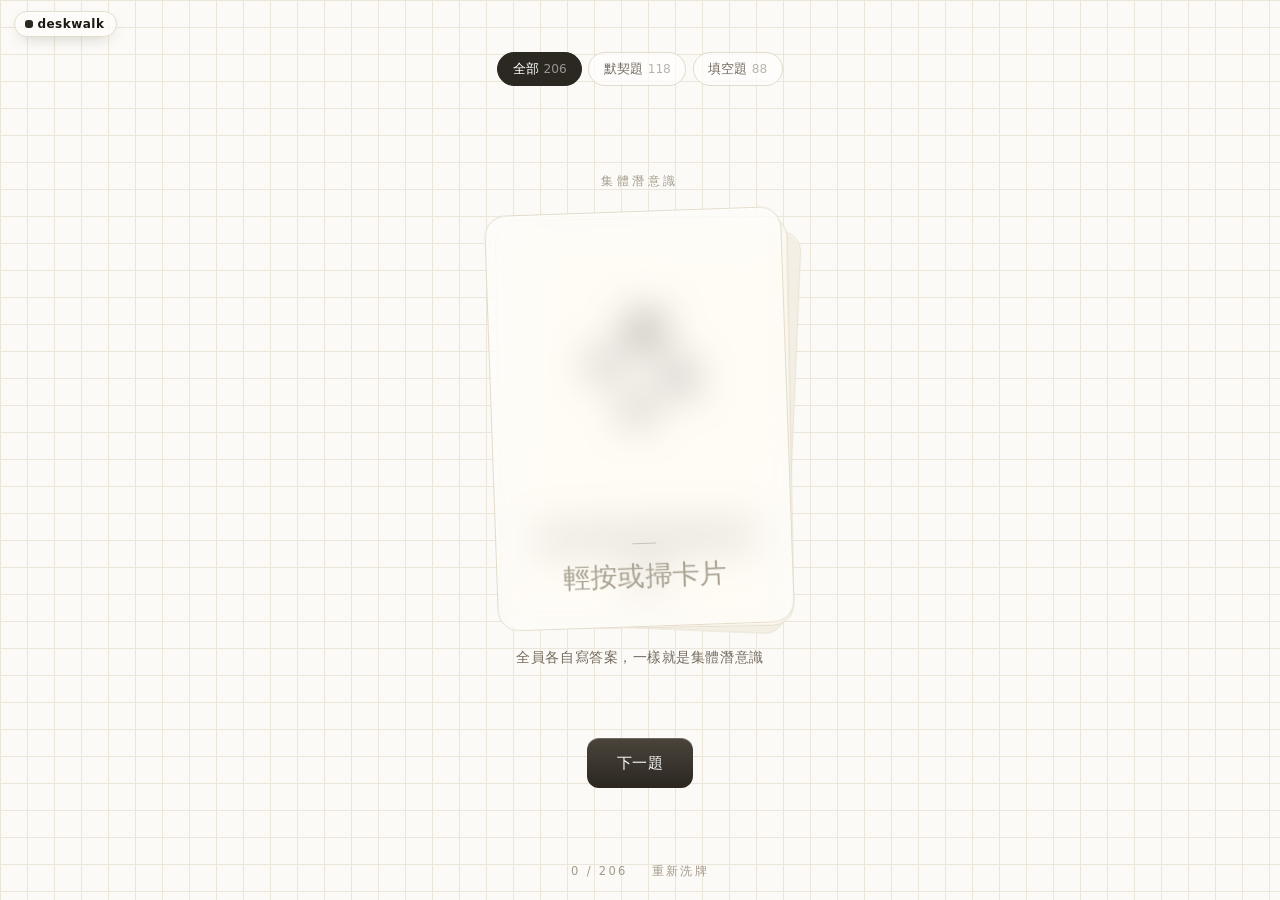
<file: collective.html>
<!doctype html>
<html lang="zh-Hant">
  <head>
    <meta charset="utf-8" />
    <meta name="viewport" content="width=device-width, initial-scale=1, viewport-fit=cover" />
    <title>集體潛意識 v1 · deskwalk</title>
    <link rel="stylesheet" href="brand.css" />
    <link rel="stylesheet" href="proto-mono.css" />
    <style>
      :root {
        --card-edge: #F1ECE0;
        --ink-on-card: #1F1B14;
        --ink-on-card-faint: #A8A091;
        --ink-faint: #A49B8C;
        --serif: var(--sans);
      }
      html, body { height: 100%; }
      body {
        color: var(--ink);
        font-size: 16px;
        letter-spacing: 0.01em;
        overflow-x: hidden;
        min-height: 100vh;
      }

      .stage {
        max-width: 560px;
        margin: 0 auto;
        padding: 3.25rem 1.75rem 7rem;
        display: flex;
        flex-direction: column;
        min-height: 100vh;
      }

      /* ── 題型篩選 ───────────────────────────── */
      .pills {
        display: flex;
        gap: 0.4rem;
        justify-content: center;
        margin-bottom: 2.5rem;
      }
      .pill {
        border: 1px solid var(--line);
        border-radius: var(--pill);
        background: var(--card-strong);
        color: var(--ink-soft);
        font: inherit;
        font-size: 0.82rem;
        padding: 0.34rem 0.9rem;
        cursor: pointer;
        white-space: nowrap;
        transition: background 0.18s ease, color 0.18s ease, border-color 0.18s ease;
      }
      .pill:hover { color: var(--ink); }
      .pill[aria-pressed="true"] {
        background: var(--accent);
        border-color: var(--accent);
        color: #fff;
      }
      .pill .n { opacity: 0.5; margin-left: 0.3rem; font-size: 0.76rem; }

      /* ── 卡組 ──────────────────────────────── */
      .question-block {
        flex: 1;
        display: flex;
        flex-direction: column;
        justify-content: center;
        align-items: center;
        text-align: center;
        gap: 1.25rem;
        padding-bottom: 1.5rem;
      }
      .eyebrow {
        font-size: 0.74rem;
        letter-spacing: 0.3em;
        text-transform: uppercase;
        color: var(--ink-faint);
        margin: 0;
      }
      .deck {
        /* 卡片跟著視窗高度縮，整頁不用捲動 */
        --deck-max-h: min(50vh, 26rem);
        position: relative;
        width: min(22rem, 86vw, calc(var(--deck-max-h) * 5 / 7));
        height: auto;
        max-height: var(--deck-max-h);
        aspect-ratio: 5 / 7;
        margin: 0 auto;
      }
      .card {
        position: absolute;
        inset: 0;
        background: var(--card);
        -webkit-backdrop-filter: var(--glass-blur);
        backdrop-filter: var(--glass-blur);
        border: 1px solid var(--line);
        border-radius: 22px;
        box-shadow: var(--shadow);
        transition:
          transform 0.5s cubic-bezier(0.16, 1, 0.3, 1),
          opacity 0.45s ease;
      }
      /* 牌堆位置：0 = 面頂，1、2 疊喺下面等上場 */
      .card[data-pos="0"] {
        --dx: 0px;
        --dy: 0px;
        --tilt: 0deg;
        z-index: 3;
        transform:
          translate3d(var(--dx), var(--dy), 0)
          rotate(calc(-2deg + var(--tilt)));
        cursor: grab;
        touch-action: none;
        user-select: none;
        -webkit-user-select: none;
        -webkit-tap-highlight-color: transparent;
      }
      .card[data-pos="1"] {
        transform: translate(5px, 4px) rotate(-1deg) scale(0.985);
        opacity: 0.94;
        z-index: 2;
      }
      .card[data-pos="2"] {
        transform: translate(10px, 8px) rotate(2.4deg) scale(0.97);
        background: var(--card-edge);
        opacity: 0.8;
        z-index: 1;
      }
      /* 抽走那張：沿掃出方向飛離牌堆，transform 由 JS 設定 */
      .card.gone {
        opacity: 0;
        z-index: 4;
        background: var(--card);
        /* 遲少少先淡出，卡片要見到真係飛離牌堆 */
        transition:
          transform 0.5s cubic-bezier(0.16, 1, 0.3, 1),
          opacity 0.26s ease 0.22s;
      }
      /* 拖拉時卡片要即時跟手，不能有過場 */
      .card.dragging { transition: none; cursor: grabbing; }
      .card.no-anim { transition: none; }
      .card[data-pos="0"]:focus-visible {
        outline: 2px solid var(--accent);
        outline-offset: 4px;
      }
      .face {
        position: absolute;
        inset: 0;
        display: flex;
        flex-direction: column;
        padding: 1.4rem 1.6rem 1.8rem;
      }
      .card-symbol {
        flex: 1;
        display: grid;
        place-items: center;
        color: var(--ink-on-card);
        min-height: 0;
      }
      .card-symbol svg {
        width: 70%;
        max-width: 12rem;
        height: auto;
        max-height: 100%;
      }
      .card-divider {
        width: 1.5rem;
        height: 1px;
        background: var(--ink-on-card-faint);
        margin: 0.4rem auto 0.8rem;
        opacity: 0.55;
      }
      .question {
        font-family: var(--serif);
        font-weight: 400;
        font-size: clamp(1.35rem, 5vw, 1.7rem);
        line-height: 1.5;
        color: var(--ink-on-card);
        margin: 0 auto;
        max-width: 14ch;
      }
      /* 填空題的空格 — 柔和的凹槽，不用粗線 */
      .question .blank {
        display: inline-block;
        width: 1.9em;
        height: 1.1em;
        margin: 0 0.14em;
        vertical-align: -0.16em;
        border-radius: 8px;
        background: rgba(31, 27, 20, 0.07);
      }
      .face.blank-face .question {
        letter-spacing: 0.04em;
        font-size: clamp(1.6rem, 6vw, 2rem);
      }
      .question.placeholder { color: var(--ink-on-card-faint); }

      .hint {
        font-family: var(--serif);
        font-size: 0.85rem;
        color: var(--ink-soft);
        margin: 0;
        letter-spacing: 0.04em;
      }

      /* ── 動作 ──────────────────────────────── */
      .actions {
        display: flex;
        justify-content: center;
      }
      .btn {
        font-family: inherit;
        font-size: 0.95rem;
        font-weight: 800;
        letter-spacing: 0.02em;
        padding: 0.9rem 1.9rem;
        border-radius: var(--radius-sm);
        cursor: pointer;
        background: linear-gradient(180deg, #4A443B, var(--accent));
        color: #fff;
        border: none;
        box-shadow: var(--shadow-pop);
        transition: transform 0.06s, box-shadow 0.06s;
      }
      .btn:active {
        transform: translateY(3px);
        box-shadow: var(--shadow-press);
      }

      /* ── 頁腳 ──────────────────────────────── */
      .footer-info {
        position: fixed;
        bottom: 1.25rem;
        left: 0;
        right: 0;
        display: flex;
        justify-content: center;
        align-items: baseline;
        gap: 1.5rem;
        font-size: 0.72rem;
        letter-spacing: 0.2em;
        text-transform: uppercase;
        color: var(--ink-faint);
        pointer-events: none;
      }
      .reset {
        background: none;
        border: none;
        color: inherit;
        font: inherit;
        letter-spacing: inherit;
        text-transform: inherit;
        cursor: pointer;
        pointer-events: auto;
        padding: 0;
      }
      .reset:hover { color: var(--ink-soft); }

      /* ── 手機：卡片 + 按鈕一屏內 ────────────── */
      @media (max-width: 540px) {
        html { -webkit-text-size-adjust: 100%; text-size-adjust: 100%; }
        body { min-height: 100dvh; }

        .stage {
          max-width: none;
          width: 100%;
          height: 100dvh;
          max-height: 100dvh;
          min-height: 0;
          padding:
            max(3rem, calc(env(safe-area-inset-top) + 2.6rem))
            max(1rem, env(safe-area-inset-right))
            calc(2.75rem + env(safe-area-inset-bottom))
            max(1rem, env(safe-area-inset-left));
          display: grid;
          grid-template-rows: auto minmax(0, 1fr) auto;
          gap: 0.5rem;
          overflow: hidden;
        }

        .pills { margin-bottom: 0; }
        .pill { font-size: 0.78rem; padding: 0.3rem 0.75rem; }

        .question-block {
          flex: none;
          min-height: 0;
          gap: 0.6rem;
          padding-bottom: 0;
          overflow: hidden;
        }

        .eyebrow { font-size: 0.65rem; letter-spacing: 0.22em; flex-shrink: 0; }

        .deck {
          --deck-max-h: min(42dvh, 17rem, calc(100dvh - 13rem));
          width: min(74vw, 17rem, calc(var(--deck-max-h) * 5 / 7));
          height: auto;
          max-height: var(--deck-max-h);
        }

        .face { padding: 0.85rem 1rem 1rem; }
        .card-symbol svg { width: 58%; max-width: 7.5rem; }
        .card-divider { margin: 0.2rem auto 0.45rem; }

        .question {
          font-size: clamp(1.15rem, 5.2vw, 1.45rem);
          line-height: 1.4;
          max-width: 100%;
        }
        .face.blank-face .question { font-size: clamp(1.35rem, 6.4vw, 1.7rem); }

        .hint { font-size: 0.78rem; flex-shrink: 0; }

        .btn {
          font-size: 0.82rem;
          padding: 0.72rem 1.5rem;
          letter-spacing: 0.1em;
          min-height: 2.75rem;
        }

        .footer-info {
          bottom: max(0.5rem, env(safe-area-inset-bottom));
          font-size: 0.62rem;
          letter-spacing: 0.14em;
          gap: 1rem;
        }
      }

      @media (max-width: 540px) and (max-height: 680px) {
        .stage { padding-top: max(2.6rem, calc(env(safe-area-inset-top) + 2.3rem)); gap: 0.3rem; }
        .deck {
          --deck-max-h: min(36dvh, 14rem, calc(100dvh - 11.5rem));
          width: min(66vw, 14.5rem, calc(var(--deck-max-h) * 5 / 7));
        }
        .eyebrow { display: none; }
        .hint { font-size: 0.72rem; }
        .face { padding: 0.65rem 0.85rem 0.75rem; }
        .card-symbol svg { width: 50%; }
      }

      @media (prefers-reduced-motion: reduce) {
        .card { transition-duration: 0.01ms; }
      }
    </style>
  </head>
  <body>
    <a class="dw-mark" href="index.html">deskwalk</a>

    <main class="stage">
      <div class="pills" id="pills"></div>

      <div class="question-block">
        <p class="eyebrow" id="kindLabel">集體潛意識</p>
        <div class="deck" id="deck">
          <div class="card" data-pos="0" role="button" tabindex="0" aria-label="下一題">
            <div class="face">
              <div class="card-symbol" aria-hidden="true"></div>
              <div class="card-divider" aria-hidden="true"></div>
              <p class="question placeholder">輕按或掃卡片</p>
            </div>
          </div>
          <div class="card" data-pos="1" aria-hidden="true"></div>
          <div class="card" data-pos="2" aria-hidden="true"></div>
        </div>
        <p class="hint" id="hint">全員各自寫答案，一樣就是集體潛意識</p>
      </div>

      <div class="actions">
        <button class="btn" id="nextBtn" type="button">下一題</button>
      </div>
    </main>

    <footer class="footer-info">
      <span id="deckCount"></span>
      <button class="reset" id="shuffleBtn" type="button">重新洗牌</button>
    </footer>

    <script>
      // 一題一個答案：全員寫同一個答案就是集體潛意識。
      // kind 預設 "prompt"（默契題）；"blank" = 填空題，＿ 是空格。
      const BANK = [
        // ── 默契題 · 香港 ────────────────────────────
        { q: "代表香港的一首歌" },
        { q: "最代表香港的電影" },
        { q: "最經典的港產片對白" },
        { q: "90 年代的港劇" },
        { q: "帶外國朋友去的香港景點" },
        { q: "遊客最常拍照的地方" },
        { q: "最難唸對的港鐵站" },
        { q: "最常見的香港街名" },
        { q: "最想搬去住的香港地區" },
        { q: "最能代表香港的味道" },
        { q: "茶餐廳必點的餐" },
        { q: "茶餐廳伙記最常喊的暗語" },
        { q: "落單時最常加的一句要求" },
        { q: "飲茶必叫的點心" },
        { q: "港式早餐的標配" },
        { q: "冬日街頭小食" },
        { q: "街邊最常見的糖水" },
        { q: "香港最好食的一種粥" },
        { q: "火鍋必點的一味" },
        { q: "打邊爐最容易被搶的一件" },
        { q: "燒烤場最先燒的東西" },
        { q: "一群人吃飯必叫的菜" },
        { q: "行山之後一定要吃的東西" },
        { q: "街市阿姐最常講的一句" },
        { q: "屋企最常煲的湯" },

        // ── 默契題 · 童年 ────────────────────────────
        { q: "小時候必看的卡通" },
        { q: "最懷念的兒童節目" },
        { q: "小時候放學會去的地方" },
        { q: "小時候最想要的玩具" },
        { q: "童年最常玩的遊戲機" },
        { q: "小學旅行必帶的零食" },
        { q: "學校旅行必去的地方" },
        { q: "小時候最怕的一科" },
        { q: "考試前的迷信儀式" },
        { q: "中學最流行的髮型" },
        { q: "小時候最想擁有的超能力" },
        { q: "最想念的童年味道" },
        { q: "一想起就是暑假的東西" },
        { q: "最想再看一次的動畫電影" },
        { q: "第一部擁有的手機牌子" },
        { q: "最經典的手機鈴聲" },

        // ── 默契題 · 節日與人情 ──────────────────────
        { q: "婚禮必播的歌" },
        { q: "婚宴必食的一道菜" },
        { q: "婚宴上最尷尬的環節" },
        { q: "求婚最老套的地點" },
        { q: "拍拖第一次去的地方" },
        { q: "情人節最常收到的禮物" },
        { q: "送禮最安全的選擇" },
        { q: "同事離職最常見的告別禮物" },
        { q: "生日一定要吃的東西" },
        { q: "生日會最無聊的遊戲" },
        { q: "party 最先被食完的零食" },
        { q: "農曆新年必聽的歌" },
        { q: "拜年最常聽到的一句" },
        { q: "利是封上最常見的字" },
        { q: "過年最怕被問的問題" },
        { q: "中秋節除了月餅還會做的事" },
        { q: "除夕倒數會去的地方" },
        { q: "媽媽最常煮的一道菜" },
        { q: "最常聽到的媽媽口頭禪" },
        { q: "阿嫲最常煮的一味" },
        { q: "爸爸放假最常做的事" },
        { q: "媽媽用來裝針線的容器" },

        // ── 默契題 · 日常 ────────────────────────────
        { q: "遲到最常用嘅藉口" },
        { q: "推掉約會最常用的藉口" },
        { q: "已讀不回最常見的原因" },
        { q: "放工後最想做的事" },
        { q: "開會最常聽到的廢話" },
        { q: "老細最常講的一句" },
        { q: "見工最常被問的問題" },
        { q: "CV 上最沒用的一項技能" },
        { q: "視像會議最常出的意外" },
        { q: "手機第一頁一定有的 app" },
        { q: "最常用的 emoji" },
        { q: "群組裡最常出現的貼圖" },
        { q: "訂枱最常報的假名" },
        { q: "屋企 WiFi 名最常見的寫法" },
        { q: "最常被寫錯的中文字" },
        { q: "最常見的英文名" },
        { q: "寵物最常見的名字" },
        { q: "通宵溫書的續命飲品" },
        { q: "冬天必喝的飲料" },
        { q: "夏天最消暑的甜品" },
        { q: "最常買的即食麵口味" },
        { q: "麥當勞必叫的東西" },
        { q: "7-Eleven 必買的零食" },
        { q: "最常在便利店買的宵夜" },
        { q: "夜深會去吃的宵夜" },
        { q: "一個人吃飯最常去的店" },
        { q: "入場看電影必買的東西" },
        { q: "外賣最常忘記的東西" },
        { q: "屋企雪櫃最舊的一件食物" },
        { q: "家裡最多備份的日用品" },
        { q: "家裡一定有但很少用的電器" },
        { q: "過期都捨不得掉的東西" },
        { q: "搬屋最先打包的東西" },
        { q: "行李最後才記得帶的東西" },
        { q: "到機場最先做的一件事" },
        { q: "露營最沒用但都會帶的東西" },
        { q: "最常在巴士上做的事" },
        { q: "港鐵上最常見的畫面" },
        { q: "搭電梯最尷尬的一刻" },
        { q: "塞車時最常做的事" },
        { q: "的士司機最常講的一句" },
        { q: "落雨天最麻煩的一件事" },
        { q: "打風前超市最快賣光的東西" },
        { q: "打風不用上班會做的事" },
        { q: "看醫生最常講的一句" },
        { q: "感冒必飲的東西" },
        { q: "六合彩最常買的號碼" },
        { q: "KTV 必點的歌" },
        { q: "分手時會單曲循環的歌" },
        { q: "讓你哭過的廣告" },
        { q: "最經典的廣告歌" },
        { q: "香港人最常用的口頭禪" },
        { q: "食飯時電視必開的節目" },
        { q: "最能代表夏天的聲音" },
        { q: "最能代表冬天的味道" },

        // ── 填空題 ──────────────────────────────────
        { q: "＿蛋糕", kind: "blank" },
        { q: "＿糖", kind: "blank" },
        { q: "＿茶", kind: "blank" },
        { q: "＿麵", kind: "blank" },
        { q: "＿飯", kind: "blank" },
        { q: "＿粥", kind: "blank" },
        { q: "＿包", kind: "blank" },
        { q: "＿雪糕", kind: "blank" },
        { q: "＿咖啡", kind: "blank" },
        { q: "＿汁", kind: "blank" },
        { q: "＿湯", kind: "blank" },
        { q: "＿菜", kind: "blank" },
        { q: "＿餅", kind: "blank" },
        { q: "＿酒", kind: "blank" },
        { q: "＿奶", kind: "blank" },
        { q: "綠＿", kind: "blank" },
        { q: "紅＿", kind: "blank" },
        { q: "白＿", kind: "blank" },
        { q: "黑＿", kind: "blank" },
        { q: "金＿", kind: "blank" },
        { q: "藍＿", kind: "blank" },
        { q: "黃＿", kind: "blank" },
        { q: "＿廣場", kind: "blank" },
        { q: "＿街", kind: "blank" },
        { q: "＿道", kind: "blank" },
        { q: "＿公園", kind: "blank" },
        { q: "＿山", kind: "blank" },
        { q: "＿灣", kind: "blank" },
        { q: "＿城", kind: "blank" },
        { q: "＿橋", kind: "blank" },
        { q: "＿村", kind: "blank" },
        { q: "＿邨", kind: "blank" },
        { q: "＿站", kind: "blank" },
        { q: "＿角", kind: "blank" },
        { q: "＿時間", kind: "blank" },
        { q: "＿日", kind: "blank" },
        { q: "＿夜", kind: "blank" },
        { q: "＿季", kind: "blank" },
        { q: "＿年", kind: "blank" },
        { q: "＿月", kind: "blank" },
        { q: "＿書", kind: "blank" },
        { q: "＿歌", kind: "blank" },
        { q: "＿戲", kind: "blank" },
        { q: "＿夢", kind: "blank" },
        { q: "＿信", kind: "blank" },
        { q: "＿故事", kind: "blank" },
        { q: "＿電影", kind: "blank" },
        { q: "大＿", kind: "blank" },
        { q: "小＿", kind: "blank" },
        { q: "老＿", kind: "blank" },
        { q: "超級＿", kind: "blank" },
        { q: "半＿", kind: "blank" },
        { q: "真＿", kind: "blank" },
        { q: "假＿", kind: "blank" },
        { q: "無＿", kind: "blank" },
        { q: "＿之王", kind: "blank" },
        { q: "＿人", kind: "blank" },
        { q: "＿手", kind: "blank" },
        { q: "＿星", kind: "blank" },
        { q: "＿神", kind: "blank" },
        { q: "＿王", kind: "blank" },
        { q: "＿貓", kind: "blank" },
        { q: "＿狗", kind: "blank" },
        { q: "＿魚", kind: "blank" },
        { q: "＿鳥", kind: "blank" },
        { q: "＿虎", kind: "blank" },
        { q: "＿馬", kind: "blank" },
        { q: "＿水", kind: "blank" },
        { q: "＿花", kind: "blank" },
        { q: "＿風", kind: "blank" },
        { q: "＿雨", kind: "blank" },
        { q: "＿光", kind: "blank" },
        { q: "＿火", kind: "blank" },
        { q: "＿雲", kind: "blank" },
        { q: "＿海", kind: "blank" },
        { q: "＿石", kind: "blank" },
        { q: "夜＿", kind: "blank" },
        { q: "心＿", kind: "blank" },
        { q: "天＿", kind: "blank" },
        { q: "太＿", kind: "blank" },
        { q: "＿車", kind: "blank" },
        { q: "＿機", kind: "blank" },
        { q: "＿門", kind: "blank" },
        { q: "＿房", kind: "blank" },
        { q: "＿床", kind: "blank" },
        { q: "＿袋", kind: "blank" },
        { q: "＿鞋", kind: "blank" },
        { q: "＿衫", kind: "blank" },
      ];

      const KIND_LABEL = { prompt: "默契題", blank: "填空題" };
      const KIND_HINT = {
        prompt: "各自寫一個答案",
        blank: "各自填一個詞"
      };
      const FILTERS = [
        { k: "all",    label: "全部" },
        { k: "prompt", label: "默契題" },
        { k: "blank",  label: "填空題" },
      ];

      const kindOf = p => (p.kind === "blank" ? "blank" : "prompt");

      // --- Procedural symbol generator (Matisse cutout style) ---------
      function rng(seed) {
        let s = (seed | 0) || 1;
        return () => {
          s = Math.imul(s ^ s >>> 15, s | 1);
          s ^= s + Math.imul(s ^ s >>> 7, s | 61);
          return ((s ^ s >>> 14) >>> 0) / 4294967296;
        };
      }
      function blobPath(cx, cy, r, complexity, irregularity, rand) {
        const pts = [];
        for (let i = 0; i < complexity; i++) {
          const angle = (i / complexity) * Math.PI * 2 + (rand() - 0.5) * 0.3;
          const radius = r * (1 - irregularity + rand() * irregularity * 2);
          pts.push({ x: cx + Math.cos(angle) * radius, y: cy + Math.sin(angle) * radius });
        }
        // Catmull-Rom -> cubic bezier, closed
        const n = pts.length;
        let d = `M ${pts[0].x.toFixed(1)} ${pts[0].y.toFixed(1)} `;
        for (let i = 0; i < n; i++) {
          const p0 = pts[(i - 1 + n) % n];
          const p1 = pts[i];
          const p2 = pts[(i + 1) % n];
          const p3 = pts[(i + 2) % n];
          const c1x = p1.x + (p2.x - p0.x) / 6;
          const c1y = p1.y + (p2.y - p0.y) / 6;
          const c2x = p2.x - (p3.x - p1.x) / 6;
          const c2y = p2.y - (p3.y - p1.y) / 6;
          d += `C ${c1x.toFixed(1)} ${c1y.toFixed(1)}, ${c2x.toFixed(1)} ${c2y.toFixed(1)}, ${p2.x.toFixed(1)} ${p2.y.toFixed(1)} `;
        }
        return d + "Z";
      }
      function generateSymbolSVG() {
        const seed = (Math.random() * 1e9) | 0;
        const r = rng(seed);
        const VB = 100;
        const cx = VB / 2, cy = VB / 2;
        const paths = [];
        const type = Math.floor(r() * 5);

        if (type === 0) {
          paths.push(blobPath(cx, cy, 28 + r() * 8, 7 + Math.floor(r() * 5), 0.25 + r() * 0.3, r));
        } else if (type === 1) {
          paths.push(blobPath(cx, cy, 26 + r() * 6, 10 + Math.floor(r() * 4), 0.55 + r() * 0.3, r));
        } else if (type === 2) {
          const dx = 8 + r() * 6, dy = 6 + r() * 5;
          paths.push(blobPath(cx - dx, cy - dy, 18 + r() * 4, 8, 0.3 + r() * 0.2, r));
          paths.push(blobPath(cx + dx, cy + dy, 14 + r() * 4, 7, 0.35 + r() * 0.2, r));
        } else if (type === 3) {
          const count = 3 + Math.floor(r() * 3);
          const orbit = 18 + r() * 6;
          for (let i = 0; i < count; i++) {
            const ang = (i / count) * Math.PI * 2 + r() * 0.4;
            paths.push(blobPath(cx + Math.cos(ang) * orbit, cy + Math.sin(ang) * orbit,
                                7 + r() * 5, 6 + Math.floor(r() * 3), 0.25 + r() * 0.25, r));
          }
        } else {
          paths.push(blobPath(cx - 6, cy + 2, 24 + r() * 5, 8, 0.3 + r() * 0.2, r));
          paths.push(blobPath(cx + 18, cy - 16, 6 + r() * 4, 7, 0.4, r));
        }

        const inner = paths.map(d => `<path d="${d}" fill="currentColor" />`).join("");
        return `<svg viewBox="0 0 ${VB} ${VB}" xmlns="http://www.w3.org/2000/svg" aria-hidden="true">${inner}</svg>`;
      }

      // --- Deck ---------------------------------------------------------
      const deckEl   = document.getElementById("deck");
      const hintEl   = document.getElementById("hint");
      const kindEl   = document.getElementById("kindLabel");
      const countEl  = document.getElementById("deckCount");
      const pillsEl  = document.getElementById("pills");

      let filter = "all";
      let pool = [];      // 未抽的題目，抽完自動重洗
      let drawn = 0;      // 這副牌已抽的題數
      let order = [...deckEl.querySelectorAll(".card")];  // order[0] = 面頂那張
      let onDeck = null;  // 已經寫喺 order[1] 度、下一張會上場的題目
      let busy = false;

      const inFilter = p => filter === "all" || kindOf(p) === filter;

      function shuffle(a) {
        for (let i = a.length - 1; i > 0; i--) {
          const j = Math.floor(Math.random() * (i + 1));
          [a[i], a[j]] = [a[j], a[i]];
        }
        return a;
      }
      function refill() {
        pool = shuffle(BANK.filter(inFilter).slice());
        drawn = 0;
      }
      function renderCount() {
        const total = BANK.filter(inFilter).length;
        countEl.textContent = `${drawn} / ${total}`;
      }

      FILTERS.forEach(f => {
        const n = f.k === "all" ? BANK.length : BANK.filter(p => kindOf(p) === f.k).length;
        const b = document.createElement("button");
        b.className = "pill";
        b.type = "button";
        b.dataset.k = f.k;
        b.setAttribute("aria-pressed", String(f.k === filter));
        b.innerHTML = `${f.label}<span class="n">${n}</span>`;
        b.onclick = () => {
          if (filter === f.k) return;
          filter = f.k;
          [...pillsEl.children].forEach(el =>
            el.setAttribute("aria-pressed", String(el.dataset.k === filter)));
          refill();
          preload();     // 換咗題型，牌堆下一張要即刻換返啱
          renderCount();
          next();
        };
        pillsEl.appendChild(b);
      });

      function faceHTML(pick) {
        const kind = kindOf(pick);
        const body = kind === "blank"
          ? pick.q.replace(/＿/g, '<span class="blank"></span>')
          : pick.q;
        return `<div class="face${kind === "blank" ? " blank-face" : ""}">
              <div class="card-symbol" aria-hidden="true">${generateSymbolSVG()}</div>
              <div class="card-divider" aria-hidden="true"></div>
              <p class="question">${body}</p>
            </div>`;
      }

      function applyRoles() {
        order.forEach((c, i) => {
          c.dataset.pos = i;
          if (i === 0) {
            c.setAttribute("role", "button");
            c.setAttribute("tabindex", "0");
            c.setAttribute("aria-label", "下一題");
            c.removeAttribute("aria-hidden");
          } else {
            c.removeAttribute("role");
            c.removeAttribute("tabindex");
            c.removeAttribute("aria-label");
            c.setAttribute("aria-hidden", "true");
          }
        });
      }

      // 下一題預先寫喺牌堆第二張度，所以一掃開面頂張牌就見到，
      // 唔使等放手先 render。
      function preload() {
        if (!pool.length) refill();
        onDeck = pool.pop();
        order[1].innerHTML = faceHTML(onDeck);
      }

      // 抽下一題：面頂那張飛走，下面牌堆嗰張（已經寫好題目）升上嚟。
      // ux / uy = 飛走方向（掃出嘅向量），預設向上。
      function next(ux = 0, uy = -1) {
        if (busy) return;
        if (!onDeck) preload();
        const pick = onDeck;
        drawn++;
        busy = true;

        const outgoing = order[0];

        const kind = kindOf(pick);
        kindEl.textContent = KIND_LABEL[kind];
        hintEl.textContent = KIND_HINT[kind];

        const len = Math.hypot(ux, uy) || 1;
        const dist = Math.max(deckEl.offsetWidth, deckEl.offsetHeight) * 1.5;
        outgoing.classList.remove("dragging");
        outgoing.classList.add("gone");
        outgoing.style.transform =
          `translate3d(${(ux / len * dist).toFixed(0)}px, ${(uy / len * dist).toFixed(0)}px, 0)` +
          ` rotate(${(ux / len * 16 - 4).toFixed(1)}deg) scale(1.02)`;

        order = [order[1], order[2], order[0]];
        applyRoles();
        renderCount();

        // 面頂換咗之後，即刻再排定下一題喺第二張牌
        onDeck = null;
        preload();

        const wait = matchMedia("(prefers-reduced-motion: reduce)").matches ? 0 : 480;
        setTimeout(() => {
          // 飛走那張洗返落牌堆底
          outgoing.classList.add("no-anim");
          outgoing.classList.remove("gone");
          outgoing.style.transform = "";
          ["--dx", "--dy", "--tilt"].forEach(v => outgoing.style.removeProperty(v));
          outgoing.innerHTML = "";
          void outgoing.offsetWidth;
          outgoing.classList.remove("no-anim");
          busy = false;
        }, wait);
      }

      // --- 點一下 / 掃一下都是下一題 --------------------------------
      const SWIPE = 52;   // 掃夠這個距離就抽牌
      const SLOP  = 8;    // 超過這個距離就當作掃，不再當作點擊
      let drag = null;

      function setDrag(card, dx, dy) {
        card.style.setProperty("--dx", dx.toFixed(1) + "px");
        card.style.setProperty("--dy", dy.toFixed(1) + "px");
        card.style.setProperty("--tilt", (dx / 26).toFixed(2) + "deg");
      }
      const onTop = t => order[0] === t || order[0].contains(t);

      deckEl.addEventListener("pointerdown", e => {
        if (busy || e.button > 0 || !onTop(e.target)) return;
        const card = order[0];
        drag = { x: e.clientX, y: e.clientY, id: e.pointerId, card, moved: false };
        try { card.setPointerCapture(e.pointerId); } catch {}
        card.classList.add("dragging");
      });

      deckEl.addEventListener("pointermove", e => {
        if (!drag || e.pointerId !== drag.id) return;
        const dx = e.clientX - drag.x;
        const dy = e.clientY - drag.y;
        if (Math.abs(dx) > SLOP || Math.abs(dy) > SLOP) drag.moved = true;
        setDrag(drag.card, dx * 0.85, dy * 0.5);
      });

      deckEl.addEventListener("pointerup", e => {
        if (!drag || e.pointerId !== drag.id) return;
        const dx = e.clientX - drag.x;
        const dy = e.clientY - drag.y;
        const card = drag.card;
        deckEl.dataset.swiped = drag.moved ? "1" : "";
        drag = null;
        card.classList.remove("dragging");
        if (Math.hypot(dx, dy) >= SWIPE) {
          next(dx, dy);              // 沿住掃出方向飛走
        } else {
          setDrag(card, 0, 0);       // 未夠距離就彈返原位
        }
      });

      deckEl.addEventListener("pointercancel", e => {
        if (!drag || e.pointerId !== drag.id) return;
        const card = drag.card;
        drag = null;
        card.classList.remove("dragging");
        setDrag(card, 0, 0);
      });

      deckEl.addEventListener("click", e => {
        if (!onTop(e.target)) return;
        if (deckEl.dataset.swiped) { deckEl.dataset.swiped = ""; return; }  // 掃完唔好再抽多張
        next();
      });
      deckEl.addEventListener("keydown", e => {
        if (e.target !== order[0]) return;
        if (e.key === "Enter" || e.key === " ") { e.preventDefault(); next(); }
      });

      document.getElementById("nextBtn").addEventListener("click", () => next());
      document.getElementById("shuffleBtn").addEventListener("click", () => {
        refill();
        preload();
        renderCount();
        next();
      });

      refill();
      preload();
      renderCount();
    </script>
  </body>
</html>
</file>
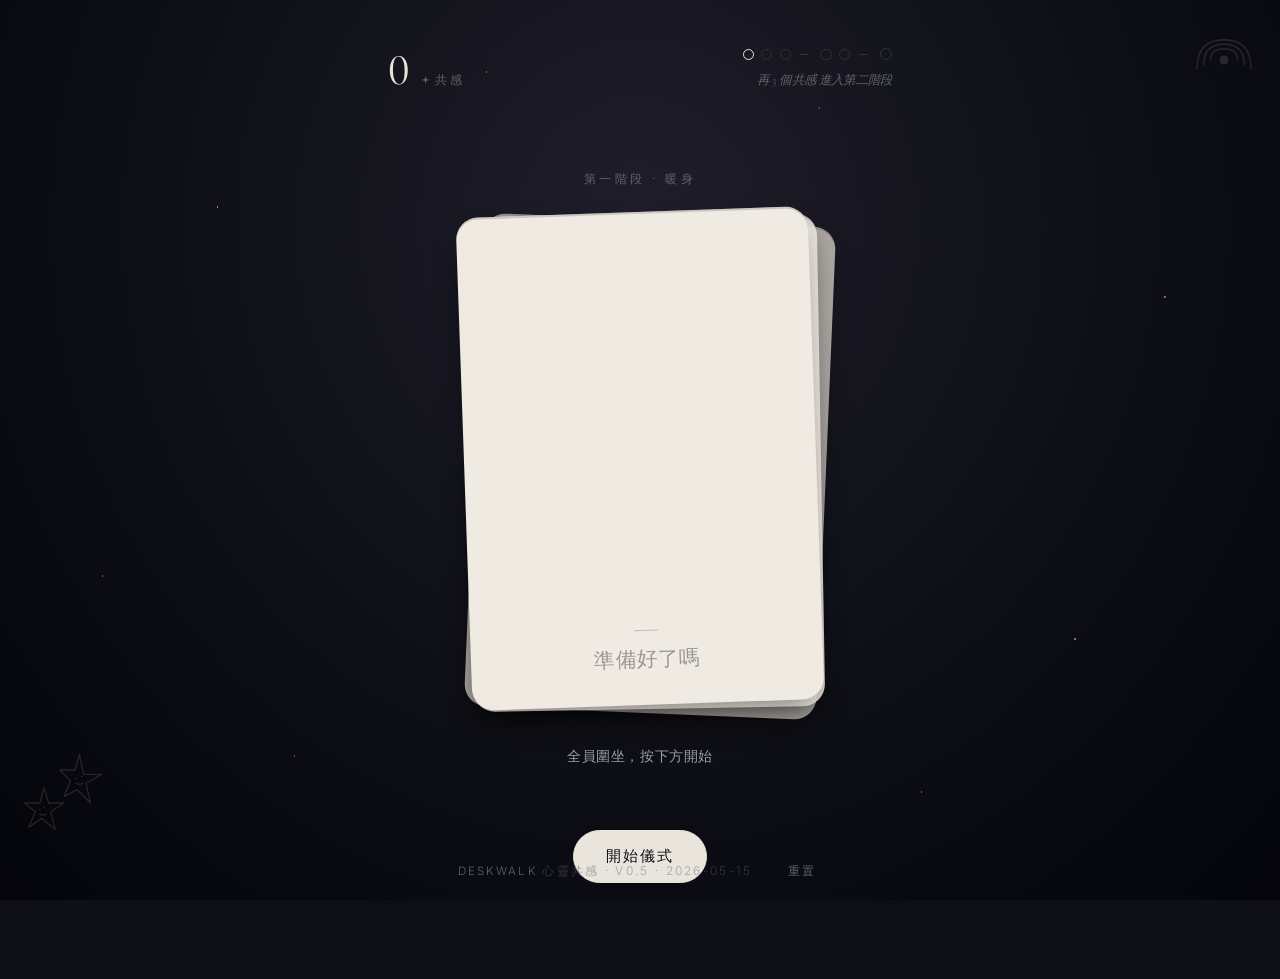
<file: draw.html>
<!doctype html>
<html lang="zh-Hant">
  <head>
    <meta charset="utf-8" />
    <meta name="viewport" content="width=device-width, initial-scale=1" />
    <title>心靈共感 · deskwalk</title>
    <link rel="preconnect" href="https://fonts.googleapis.com" />
    <link rel="preconnect" href="https://fonts.gstatic.com" crossorigin />
    <link href="https://fonts.googleapis.com/css2?family=Cormorant+Garamond:ital,wght@0,300;0,400;1,300&family=Inter:wght@300;400;500;600&display=swap" rel="stylesheet" />
    <style>
      :root {
        /* Dark cosmic bg, cream cards */
        --bg: oklch(0.17 0.014 280);        /* deep night */
        --bg-deep: oklch(0.12 0.016 280);
        --card: oklch(0.94 0.012 80);       /* cream card face */
        --card-edge: oklch(0.86 0.014 80);
        --ink-on-card: oklch(0.22 0.012 60);
        --ink-on-card-soft: oklch(0.5 0.01 60);
        --ink-on-card-faint: oklch(0.68 0.008 60);
        --ink: oklch(0.92 0.012 80);        /* light text on dark bg */
        --ink-soft: oklch(0.7 0.012 280);
        --ink-faint: oklch(0.5 0.014 280);
        --line: oklch(0.32 0.014 280);
        --accent: oklch(0.94 0.012 80);
        --glow: oklch(0.94 0.012 80 / 0.2);
        --warn: oklch(0.62 0.06 25);
        --serif: "Cormorant Garamond", "Songti TC", "Noto Serif TC", serif;
        --sans: "Inter", -apple-system, "PingFang TC", "Microsoft JhengHei", sans-serif;
      }
      * { box-sizing: border-box; }
      html, body { height: 100%; }
      body {
        font-family: var(--sans);
        background: var(--bg);
        color: var(--ink);
        margin: 0;
        font-size: 16px;
        font-weight: 300;
        letter-spacing: 0.01em;
        overflow-x: hidden;
        position: relative;
        min-height: 100vh;
      }
      /* Cosmic radial — soft warm halo at top, deepening to edges */
      body::before {
        content: "";
        position: fixed;
        inset: 0;
        background: radial-gradient(
          ellipse at 50% 25%,
          oklch(0.24 0.025 290) 0%,
          var(--bg) 55%,
          var(--bg-deep) 100%
        );
        z-index: -1;
        pointer-events: none;
      }
      /* Ambient corner ornaments */
      .ornament {
        position: fixed;
        color: var(--ink);
        opacity: 0.13;
        pointer-events: none;
        z-index: 0;
        transition: opacity 0.6s ease;
      }
      .ornament svg { display: block; width: 100%; height: 100%; }
      .ornament-tr { top: 1.5rem; right: 1.25rem; width: 4.5rem; height: 4.5rem; }
      .ornament-bl { bottom: 4rem; left: 1.25rem; width: 5.5rem; height: 5.5rem; }
      @media (max-width: 480px) {
        .ornament-tr { width: 3rem; height: 3rem; opacity: 0.1; }
        .ornament-bl { width: 3.5rem; height: 3.5rem; opacity: 0.1; }
      }

      /* Small inline glyphs */
      .glyph-inline {
        display: inline-block;
        vertical-align: middle;
        color: var(--ink-faint);
      }
      .bubble-mark {
        margin: 1.2rem auto 0;
        opacity: 0.45;
        color: var(--ink-soft);
      }
      .bubble-mark svg { width: 26px; height: 14px; }

      /* Star specks scattered on dark sky */
      body::after {
        content: "";
        position: fixed;
        inset: 0;
        background-image:
          radial-gradient(1px 1px at 17% 23%, oklch(0.95 0.02 80 / 0.55) 50%, transparent 100%),
          radial-gradient(1px 1px at 64% 12%, oklch(0.9 0.05 320 / 0.4) 50%, transparent 100%),
          radial-gradient(1.5px 1.5px at 84% 71%, oklch(0.95 0.02 80 / 0.5) 50%, transparent 100%),
          radial-gradient(1px 1px at 23% 84%, oklch(0.9 0.05 320 / 0.35) 50%, transparent 100%),
          radial-gradient(1px 1px at 47% 56%, oklch(0.95 0.02 80 / 0.3) 50%, transparent 100%),
          radial-gradient(1.5px 1.5px at 91% 33%, oklch(0.95 0.02 80 / 0.45) 50%, transparent 100%),
          radial-gradient(1px 1px at 8% 64%, oklch(0.95 0.02 80 / 0.4) 50%, transparent 100%),
          radial-gradient(1px 1px at 38% 8%, oklch(0.95 0.02 80 / 0.35) 50%, transparent 100%),
          radial-gradient(1px 1px at 72% 88%, oklch(0.95 0.02 80 / 0.4) 50%, transparent 100%);
        z-index: -1;
        pointer-events: none;
      }

      .stage {
        max-width: 560px;
        margin: 0 auto;
        padding: 3rem 1.75rem 6rem;
        display: flex;
        flex-direction: column;
        align-items: stretch;
        min-height: 100vh;
      }

      /* HEADER — counter + progress */
      .head {
        display: flex;
        align-items: flex-start;
        justify-content: space-between;
        margin-bottom: 4rem;
        gap: 2rem;
      }
      .counter {
        display: flex;
        align-items: baseline;
        gap: 0.65rem;
      }
      .counter .num {
        font-family: var(--serif);
        font-size: 2.75rem;
        font-weight: 400;
        line-height: 1;
        color: var(--ink);
        font-variant-numeric: lining-nums tabular-nums;
        transition: color 0.6s ease, transform 0.4s cubic-bezier(0.16, 1, 0.3, 1);
      }
      .counter .num.pop {
        color: var(--accent);
        transform: scale(1.08);
      }
      .counter .num.drop {
        color: var(--warn);
        transform: translateY(2px) scale(0.96);
      }
      .counter .num-label {
        font-size: 0.74rem;
        letter-spacing: 0.22em;
        text-transform: uppercase;
        color: var(--ink-faint);
        font-weight: 400;
      }
      .progress {
        display: flex;
        flex-direction: column;
        align-items: flex-end;
        gap: 0.7rem;
      }
      .journey {
        display: flex;
        gap: 0.85rem;
        align-items: center;
      }
      .leg {
        display: flex;
        gap: 0.45rem;
      }
      .leg + .leg::before {
        content: "";
        align-self: center;
        width: 0.55rem;
        height: 1px;
        background: var(--line);
        margin-right: 0.3rem;
        margin-left: -0.3rem;
      }
      .dot {
        width: 0.7rem;
        height: 0.7rem;
        border-radius: 999px;
        border: 1.5px solid var(--line);
        background: transparent;
        transition: all 0.5s cubic-bezier(0.16, 1, 0.3, 1);
      }
      /* L3 dots are slightly larger — the climax leg */
      .leg[data-level="3"] .dot {
        width: 0.78rem;
        height: 0.78rem;
      }
      .dot.win {
        background: var(--ink);
        border-color: var(--ink);
      }
      .dot.current {
        border-color: var(--ink);
        animation: dotPulse 1.8s ease-in-out infinite;
      }
      @keyframes dotPulse {
        0%, 100% { box-shadow: 0 0 0 0 var(--glow); transform: scale(1); }
        50%      { box-shadow: 0 0 0 5px transparent; transform: scale(1.18); }
      }
      .threshold {
        font-size: 0.78rem;
        color: var(--ink-faint);
        font-style: italic;
        font-family: var(--serif);
        text-align: right;
      }

      /* QUESTION — speech bubble */
      .question-block {
        flex: 1;
        display: flex;
        flex-direction: column;
        justify-content: center;
        align-items: center;
        text-align: center;
        gap: 1.5rem;
        padding: 1rem 0 2rem;
        transition: opacity 0.4s ease;
      }
      .question-block.dim { opacity: 0.25; }
      .eyebrow {
        font-size: 0.74rem;
        letter-spacing: 0.3em;
        text-transform: uppercase;
        color: var(--ink-faint);
        margin: 0;
      }
      /* DECK — stacked cards with the active one on top */
      .deck {
        position: relative;
        width: min(22rem, 86vw);
        aspect-ratio: 5 / 7;
        margin: 0 auto;
      }
      .card {
        position: absolute;
        inset: 0;
        background: var(--card);
        border-radius: 22px;
        box-shadow: 0 14px 30px -10px oklch(0 0 0 / 0.5),
                    0 2px 0 0 oklch(0 0 0 / 0.15) inset;
      }
      /* Static stack cards behind active — suggest a deck */
      .card.stack-2 {
        transform: translate(10px, 8px) rotate(2.4deg);
        background: var(--card-edge);
        opacity: 0.78;
        z-index: 1;
      }
      .card.stack-1 {
        transform: translate(5px, 4px) rotate(-1deg);
        background: var(--card);
        opacity: 0.92;
        z-index: 2;
      }
      .card.active {
        transform: rotate(-2deg);
        z-index: 3;
        display: flex;
        flex-direction: column;
        padding: 1.4rem 1.6rem 1.8rem;
        transition: transform 0.55s cubic-bezier(0.16, 1, 0.3, 1),
                    opacity 0.45s cubic-bezier(0.16, 1, 0.3, 1);
      }
      /* Flying off the deck */
      .card.active.exit {
        transform: translateY(-220px) rotate(-12deg) scale(1.02);
        opacity: 0;
        transition-duration: 0.5s;
      }
      /* Sliding back from the stack */
      .card.active.enter {
        transform: translateY(38px) rotate(-5deg) scale(0.96);
        opacity: 0;
        transition-duration: 0s;
      }

      .card-symbol {
        flex: 1;
        display: grid;
        place-items: center;
        color: var(--ink-on-card);
        min-height: 0;
      }
      .card-symbol svg {
        width: 70%;
        max-width: 12rem;
        height: auto;
        max-height: 100%;
      }
      .card-divider {
        width: 1.5rem;
        height: 1px;
        background: var(--ink-on-card-faint);
        margin: 0.4rem auto 0.8rem;
        opacity: 0.55;
      }
      .question {
        font-family: var(--serif);
        font-weight: 400;
        font-size: clamp(1.05rem, 3.4vw, 1.3rem);
        line-height: 1.55;
        color: var(--ink-on-card);
        margin: 0;
        text-align: center;
        max-width: 22ch;
        margin-left: auto;
        margin-right: auto;
      }
      .question .count {
        font-weight: 600;
        color: var(--ink-on-card);
        padding: 0 0.1em;
        font-size: 1.2em;
      }
      .hint {
        font-family: var(--serif);
        font-size: 0.85rem;
        color: var(--ink-soft);
        margin: 1.2rem 0 0;
        letter-spacing: 0.04em;
        text-align: center;
      }
      .placeholder {
        font-family: var(--serif);
        color: var(--ink-on-card-faint);
      }

      /* ACTIONS */
      .actions {
        display: flex;
        flex-direction: column;
        align-items: center;
        gap: 1.25rem;
        margin-top: 2rem;
      }
      .verdict {
        display: none;
        gap: 0.5rem;
        flex-wrap: wrap;
        justify-content: center;
      }
      .verdict.show { display: flex; }
      .btn {
        font-family: var(--sans);
        font-size: 0.95rem;
        font-weight: 400;
        letter-spacing: 0.14em;
        text-transform: uppercase;
        padding: 0.95rem 2rem;
        border-radius: 999px;
        cursor: pointer;
        transition: all 0.3s cubic-bezier(0.16, 1, 0.3, 1);
        font-family: inherit;
      }
      .btn-primary {
        background: var(--ink);
        color: var(--bg);
        border: 1.5px solid var(--ink);
      }
      .btn-primary:hover {
        background: var(--bg);
        color: var(--ink);
      }
      .btn-ghost {
        background: transparent;
        color: var(--ink-soft);
        border: 1.5px solid var(--line);
      }
      .btn-ghost:hover {
        color: var(--ink);
        border-color: var(--ink);
      }

      /* OVERLAYS */
      .overlay {
        position: fixed;
        inset: 0;
        z-index: 100;
        background: var(--bg);
        display: grid;
        place-items: center;
        opacity: 0;
        pointer-events: none;
        transition: opacity 0.7s cubic-bezier(0.16, 1, 0.3, 1);
      }
      .overlay.show { opacity: 1; pointer-events: auto; }
      .overlay-inner {
        text-align: center;
        max-width: 28rem;
        padding: 2rem;
        opacity: 0;
        transform: translateY(20px);
        transition: opacity 0.9s cubic-bezier(0.16, 1, 0.3, 1) 0.15s,
                    transform 0.9s cubic-bezier(0.16, 1, 0.3, 1) 0.15s;
      }
      .overlay.show .overlay-inner { opacity: 1; transform: translateY(0); }
      .overlay-eyebrow {
        font-size: 0.74rem;
        letter-spacing: 0.32em;
        text-transform: uppercase;
        color: var(--ink-faint);
        margin: 0 0 1.5rem;
      }
      .overlay-title {
        font-family: var(--serif);
        font-weight: 400;
        font-size: 2.5rem;
        line-height: 1.2;
        margin: 0 0 0.5rem;
        color: var(--ink);
      }
      .overlay-title .roman {
        font-weight: 600;
        color: var(--ink);
      }
      .overlay-sub {
        font-family: var(--serif);
        font-size: 1rem;
        color: var(--ink-soft);
        margin: 0;
        letter-spacing: 0.04em;
      }
      .overlay-glyph {
        margin: 0 auto 1.5rem;
        width: 4rem;
        height: 4rem;
        color: var(--ink);
        opacity: 0.75;
      }
      .finale-mandala {
        width: 5rem;
        height: 5rem;
        animation: mandalaSpin 60s linear infinite;
      }
      @keyframes mandalaSpin {
        from { transform: rotate(0deg); }
        to   { transform: rotate(360deg); }
      }

      /* FINALE */
      .finale-count {
        font-family: var(--serif);
        font-size: 5rem;
        font-weight: 400;
        color: var(--ink);
        margin: 1.25rem 0 0.5rem;
        line-height: 1;
      }
      .finale-caption {
        font-family: var(--serif);
        font-size: 1rem;
        color: var(--ink-soft);
        margin: 0 0 2rem;
        letter-spacing: 0.04em;
      }
      .finale-stars {
        display: flex;
        gap: 0.5rem;
        justify-content: center;
        flex-wrap: wrap;
        margin: 1rem 0 2.5rem;
        max-width: 22rem;
      }
      .finale-stars svg {
        width: 1.4rem;
        height: 1.4rem;
        color: var(--ink);
        opacity: 0;
        animation: starFadeIn 0.7s cubic-bezier(0.16, 1, 0.3, 1) forwards;
      }
      @keyframes starFadeIn {
        from { opacity: 0; transform: scale(0.6) rotate(-12deg); }
        to   { opacity: 0.85; transform: scale(1) rotate(0); }
      }

      /* FOOTER */
      .footer-info {
        position: fixed;
        bottom: 1.25rem;
        left: 0;
        right: 0;
        text-align: center;
        font-size: 0.72rem;
        letter-spacing: 0.2em;
        text-transform: uppercase;
        color: var(--ink-faint);
        pointer-events: none;
      }
      .footer-info a {
        color: inherit;
        text-decoration: none;
        pointer-events: auto;
        border-bottom: 1px solid transparent;
        padding-bottom: 1px;
        transition: border-color 0.2s;
      }
      .footer-info a:hover { border-color: var(--ink-soft); color: var(--ink-soft); }
      .reset {
        background: none;
        border: none;
        color: inherit;
        font: inherit;
        cursor: pointer;
        text-transform: uppercase;
        letter-spacing: 0.2em;
        pointer-events: auto;
        margin-left: 1.5rem;
      }
      .reset:hover { color: var(--ink-soft); }

      /* L3 (climax) — slightly heavier emphasis, no color shift */
      .stage[data-level="3"] .question {
        font-size: clamp(1.5rem, 4.5vw, 1.85rem);
      }

      /* ── Mobile: fit header + card + actions above the fold ── */
      @media (max-width: 540px) {
        html {
          -webkit-text-size-adjust: 100%;
          text-size-adjust: 100%;
        }

        body {
          min-height: 100dvh;
        }

        .stage {
          max-width: none;
          width: 100%;
          height: 100dvh;
          max-height: 100dvh;
          min-height: 0;
          padding:
            max(0.65rem, env(safe-area-inset-top))
            max(1rem, env(safe-area-inset-right))
            calc(2.75rem + env(safe-area-inset-bottom))
            max(1rem, env(safe-area-inset-left));
          display: grid;
          grid-template-rows: auto minmax(0, 1fr) auto;
          gap: 0.35rem;
          overflow: hidden;
        }

        .head {
          margin-bottom: 0;
          gap: 0.75rem;
          align-items: center;
        }

        .counter .num {
          font-size: 2rem;
        }

        .counter .num-label {
          font-size: 0.65rem;
          letter-spacing: 0.16em;
        }

        .progress {
          gap: 0.35rem;
        }

        .journey {
          gap: 0.5rem;
        }

        .leg {
          gap: 0.35rem;
        }

        .dot {
          width: 0.55rem;
          height: 0.55rem;
        }

        .leg[data-level="3"] .dot {
          width: 0.62rem;
          height: 0.62rem;
        }

        .threshold {
          font-size: 0.68rem;
          max-width: 9.5rem;
          line-height: 1.25;
        }

        .question-block {
          flex: none;
          min-height: 0;
          justify-content: center;
          gap: 0.5rem;
          padding: 0;
          overflow: hidden;
        }

        .eyebrow {
          font-size: 0.65rem;
          letter-spacing: 0.22em;
          flex-shrink: 0;
        }

        .deck {
          --deck-max-h: min(36dvh, 15.5rem, calc(100dvh - 13.5rem));
          width: min(72vw, 16.5rem, calc(var(--deck-max-h) * 5 / 7));
          height: auto;
          aspect-ratio: 5 / 7;
          max-height: var(--deck-max-h);
          flex-shrink: 1;
        }

        .card.active {
          padding: 0.85rem 1rem 1rem;
        }

        .card-symbol svg {
          width: 58%;
          max-width: 7.5rem;
        }

        .card-divider {
          margin: 0.2rem auto 0.45rem;
        }

        .question {
          font-size: clamp(0.95rem, 3.8vw, 1.15rem);
          line-height: 1.45;
          max-width: 100%;
          max-height: 5.5em;
          overflow-y: auto;
          -webkit-overflow-scrolling: touch;
          overscroll-behavior: contain;
        }

        .stage[data-level="3"] .question {
          font-size: clamp(1.05rem, 4.2vw, 1.35rem);
          max-height: 4.5em;
        }

        .hint {
          font-size: 0.78rem;
          margin: 0.15rem 0 0;
          flex-shrink: 0;
        }

        .actions {
          margin-top: 0;
          gap: 0.65rem;
          flex-shrink: 0;
        }

        .btn {
          font-size: 0.82rem;
          padding: 0.72rem 1.5rem;
          letter-spacing: 0.1em;
          min-height: 2.75rem;
        }

        .verdict {
          gap: 0.45rem;
          width: 100%;
        }

        .verdict .btn {
          flex: 1 1 auto;
          min-width: 0;
          padding-left: 1rem;
          padding-right: 1rem;
        }

        .footer-info {
          bottom: max(0.5rem, env(safe-area-inset-bottom));
          font-size: 0.62rem;
          letter-spacing: 0.14em;
        }

        .reset {
          margin-left: 0.85rem;
        }

        .overlay-inner {
          padding: 1.25rem;
          max-width: 92vw;
        }

        .overlay-title {
          font-size: 2rem;
        }

        .overlay-glyph {
          width: 3.25rem;
          height: 3.25rem;
          margin-bottom: 1rem;
        }

        .finale-count {
          font-size: 3.5rem;
        }
      }

      /* Very short screens (e.g. iPhone SE, landscape phone) */
      @media (max-width: 540px) and (max-height: 680px) {
        .stage {
          padding-top: max(0.4rem, env(safe-area-inset-top));
          gap: 0.2rem;
        }

        .counter .num {
          font-size: 1.65rem;
        }

        .deck {
          --deck-max-h: min(32dvh, 13rem, calc(100dvh - 11.5rem));
          width: min(64vw, 14rem, calc(var(--deck-max-h) * 5 / 7));
          max-height: var(--deck-max-h);
        }

        .eyebrow {
          display: none;
        }

        .hint {
          font-size: 0.72rem;
        }

        .card.active {
          padding: 0.65rem 0.85rem 0.75rem;
        }

        .card-symbol svg {
          width: 50%;
        }
      }

      @media (max-width: 540px) and (orientation: landscape) {
        .stage {
          grid-template-columns: minmax(0, 1fr) auto;
          grid-template-rows: auto 1fr;
          grid-template-areas:
            "head head"
            "card actions";
          column-gap: 0.75rem;
          align-content: stretch;
        }

        .head {
          grid-area: head;
        }

        .question-block {
          grid-area: card;
          align-items: flex-start;
        }

        .deck {
          --deck-max-h: min(52dvh, 12rem, calc(100dvh - 5rem));
          width: min(38vw, 11rem, calc(var(--deck-max-h) * 5 / 7));
          max-height: var(--deck-max-h);
          margin: 0;
        }

        .eyebrow,
        .hint {
          display: none;
        }

        .actions {
          grid-area: actions;
          justify-content: center;
          align-self: center;
          margin-top: 0;
        }
      }
    </style>
  </head>
  <body>

    <!-- Ambient cosmic ornaments -->
    <div class="ornament ornament-tr" aria-hidden="true">
      <!-- Concentric ripples — energy field -->
      <svg viewBox="0 0 64 64" fill="none" stroke="currentColor" stroke-width="1.2" stroke-linecap="round" stroke-linejoin="round">
        <circle cx="32" cy="32" r="4" fill="currentColor" stroke="none" />
        <path d="M20 32 Q20 22 32 22 Q44 22 44 32" />
        <path d="M14 36 Q14 18 32 18 Q50 18 50 36" />
        <path d="M8 40 Q8 14 32 14 Q56 14 56 40" />
      </svg>
    </div>

    <div class="ornament ornament-bl" aria-hidden="true">
      <!-- Pair of lopsided stars with faces — twin spirits -->
      <svg viewBox="0 0 80 80" fill="none" stroke="currentColor" stroke-width="1.2" stroke-linecap="round" stroke-linejoin="round">
        <!-- top star -->
        <path d="M54 6 L58 24 L74 24 L60 32 L64 50 L52 38 L40 44 L46 30 L36 20 L50 20 Z" />
        <circle cx="56" cy="26" r="0.8" fill="currentColor" stroke="none" />
        <circle cx="51" cy="28" r="0.8" fill="currentColor" stroke="none" />
        <path d="M51 32 Q54 34 57 32" />
        <!-- bottom star -->
        <path d="M22 36 L26 50 L40 50 L28 58 L32 74 L20 64 L8 72 L14 58 L4 50 L18 50 Z" />
        <circle cx="22" cy="54" r="0.8" fill="currentColor" stroke="none" />
        <circle cx="18" cy="56" r="0.8" fill="currentColor" stroke="none" />
        <path d="M18 60 Q21 62 24 60" />
      </svg>
    </div>

    <div class="stage" id="stage" data-level="1">

      <header class="head">
        <div class="counter">
          <span class="num" id="totalCount">0</span>
          <span class="num-label">
            <svg class="glyph-inline" width="9" height="9" viewBox="0 0 16 16" fill="currentColor" aria-hidden="true">
              <path d="M8 0 L9.5 5.5 L15 7 L9.5 8.5 L8 14 L6.5 8.5 L1 7 L6.5 5.5 Z" />
            </svg>
            共感
          </span>
        </div>
        <div class="progress">
          <div class="journey" id="journey">
            <div class="leg" data-level="1">
              <span class="dot"></span><span class="dot"></span><span class="dot"></span>
            </div>
            <div class="leg" data-level="2">
              <span class="dot"></span><span class="dot"></span>
            </div>
            <div class="leg" data-level="3">
              <span class="dot"></span>
            </div>
          </div>
          <span class="threshold" id="thresholdText">第一階段 · 第 1 / 3 題</span>
        </div>
      </header>

      <div class="question-block" id="qBlock">
        <p class="eyebrow" id="phaseLabel">第一階段 · 暖身</p>
        <div class="deck">
          <div class="card stack-2" aria-hidden="true"></div>
          <div class="card stack-1" aria-hidden="true"></div>
          <div class="card active" id="bubble">
            <div class="card-symbol" id="cardSymbol" aria-hidden="true"></div>
            <div class="card-divider" aria-hidden="true"></div>
            <p class="question placeholder" id="question">準備好了嗎</p>
          </div>
        </div>
        <p class="hint" id="hint">按下方開始</p>
      </div>

      <div class="actions">
        <div class="verdict" id="verdict">
          <button class="btn btn-primary" onclick="record(true)">共感</button>
          <button class="btn btn-ghost" onclick="record(false)">未中</button>
        </div>
        <button class="btn btn-primary" id="drawBtn" onclick="draw()">開始儀式</button>
      </div>

    </div>

    <!-- Transition overlay between levels -->
    <div class="overlay" id="transition">
      <div class="overlay-inner">
        <!-- Glyph swapped per destination level by JS -->
        <div id="transitionGlyph">
          <svg class="overlay-glyph" viewBox="0 0 64 64" fill="none" stroke="currentColor" stroke-width="1.4" stroke-linecap="round" stroke-linejoin="round" aria-hidden="true">
            <path d="M32 6 L36 28 L58 32 L36 36 L32 58 L28 36 L6 32 L28 28 Z" />
          </svg>
        </div>
        <p class="overlay-eyebrow" id="transitionEyebrow">你們進入</p>
        <p class="overlay-title">第<span class="roman" id="transitionRoman">二</span>階段</p>
        <p class="overlay-sub" id="transitionSub">升溫</p>
      </div>
    </div>

    <!-- Glyph library (hidden — JS clones into transition overlay) -->
    <div id="glyphLibrary" hidden>
      <!-- Level 2 — energy ripples (升溫 = warming, energy waves) -->
      <template id="glyph-l2">
        <svg class="overlay-glyph" viewBox="0 0 64 64" fill="none" stroke="currentColor" stroke-width="1.4" stroke-linecap="round" stroke-linejoin="round" aria-hidden="true">
          <circle cx="32" cy="36" r="3" fill="currentColor" stroke="none" />
          <path d="M18 36 Q18 26 32 26 Q46 26 46 36" />
          <path d="M12 38 Q12 20 32 20 Q52 20 52 38" />
          <path d="M6 40 Q6 14 32 14 Q58 14 58 40" />
        </svg>
      </template>
      <!-- Level 3 — hands holding orb (共感 = the held moment) -->
      <template id="glyph-l3">
        <svg class="overlay-glyph" viewBox="0 0 64 64" fill="none" stroke="currentColor" stroke-width="1.4" stroke-linecap="round" stroke-linejoin="round" aria-hidden="true">
          <circle cx="32" cy="22" r="5" fill="currentColor" stroke="none" />
          <path d="M16 60 Q12 44 16 32 Q20 18 30 16" />
          <path d="M20 60 Q18 46 22 34 Q26 22 30 20" />
          <path d="M48 60 Q52 44 48 32 Q44 18 34 16" />
          <path d="M44 60 Q46 46 42 34 Q38 22 34 20" />
        </svg>
      </template>
    </div>

    <!-- Finale overlay -->
    <div class="overlay" id="finale">
      <div class="overlay-inner">
        <svg class="overlay-glyph finale-mandala" viewBox="0 0 80 80" fill="none" stroke="currentColor" stroke-width="1.3" stroke-linecap="round" stroke-linejoin="round" aria-hidden="true">
          <!-- Outer rays -->
          <g opacity="0.5">
            <line x1="40" y1="4" x2="40" y2="14" />
            <line x1="40" y1="66" x2="40" y2="76" />
            <line x1="4" y1="40" x2="14" y2="40" />
            <line x1="66" y1="40" x2="76" y2="40" />
            <line x1="14" y1="14" x2="20" y2="20" />
            <line x1="60" y1="60" x2="66" y2="66" />
            <line x1="66" y1="14" x2="60" y2="20" />
            <line x1="14" y1="66" x2="20" y2="60" />
          </g>
          <!-- Concentric rings -->
          <circle cx="40" cy="40" r="28" opacity="0.35" />
          <circle cx="40" cy="40" r="20" opacity="0.6" />
          <circle cx="40" cy="40" r="12" opacity="0.85" />
          <!-- Core star -->
          <path d="M40 30 L42 38 L50 40 L42 42 L40 50 L38 42 L30 40 L38 38 Z" fill="currentColor" stroke="none" />
        </svg>
        <p class="overlay-eyebrow">這場儀式完成</p>
        <p class="finale-count" id="finalCount">0</p>
        <p class="finale-caption">個共感被你們共同寫下</p>
        <div class="finale-stars" id="finalStars"></div>
        <button class="btn btn-ghost" onclick="restart()">再走一次</button>
      </div>
    </div>

    <footer class="footer-info">
      <a href="index.html">deskwalk</a>
      <span style="opacity:0.5;font-size:0.75rem;">心靈共感 · v0.5 · 2026-05-15</span>
      <button class="reset" onclick="resetSession()">重置</button>
    </footer>

    <script>
      const BANK = {
        1: [
          { q: "寫出 #{n} 首代表香港的歌", n: 3 },
          { q: "寫出 #{n} 部小時候必看的卡通", n: 3 },
          { q: "寫出 #{n} 樣最有香港味的茶餐廳食物", n: 3 },
          { q: "寫出 #{n} 個一定要帶外國朋友去的香港地點", n: 3 },
          { q: "寫出 #{n} 部最代表香港的電影", n: 3 },
          { q: "寫出 #{n} 個你覺得最香港的食物", n: 3 },
          { q: "寫出 #{n} 個讓你哭過的廣告", n: 3 },
          { q: "寫出 #{n} 個香港人最常用的口頭禪", n: 3 },
          { q: "寫出 #{n} 首婚禮必播的歌", n: 3 },
          { q: "寫出 #{n} 個夜深會去吃的宵夜", n: 3 },
          { q: "寫出 #{n} 個冬天必喝的飲料", n: 3 },
          { q: "寫出 #{n} 個小時候放學會去的地方", n: 3 },
          { q: "寫出 #{n} 部 90 年代的港劇", n: 3 },
          { q: "寫出 #{n} 個香港經典男歌手", n: 3 },
          { q: "寫出 #{n} 個香港經典女歌手", n: 3 },
          { q: "寫出 #{n} 個 7-Eleven 必買的零食", n: 3 },
          { q: "寫出 #{n} 個 KTV 必點的歌", n: 3 },
          { q: "寫出 #{n} 樣冬日街頭小食", n: 3 },
          { q: "寫出 #{n} 個港鐵站名", n: 3 },
          { q: "寫出 #{n} 個小時候的玩具", n: 3 },
          { q: "寫出 #{n} 樣早餐標配", n: 3 },
          { q: "寫出 #{n} 個放工後最想做的事", n: 3 },
          { q: "寫出 #{n} 個會讓人想念童年的味道", n: 3 },
          { q: "寫出 #{n} 個讓你想起暑假的東西", n: 3 },
          { q: "寫出 #{n} 個一聽就知道是香港的口頭禪", n: 3 },
          { q: "寫出 #{n} 種港式麵食", n: 3 },
          { q: "寫出 #{n} 個小學常做的考試前儀式", n: 3 },
          { q: "寫出 #{n} 部你會看完還想再看的電影", n: 3 },
          { q: "寫出 #{n} 個香港人最常點的飲料", n: 3 },
          { q: "寫出 #{n} 樣媽媽煮過最常的菜", n: 3 },
        ],
        2: [
          { q: "寫出 #{n} 個適合做名字的水果", n: 2 },
          { q: "寫出 #{n} 個聽起來很貴但其實便宜的東西", n: 2 },
          { q: "寫出 #{n} 個適合當寵物名字的食物", n: 2 },
          { q: "寫出 #{n} 個最浪漫的家具", n: 2 },
          { q: "寫出 #{n} 個最像天氣的情緒", n: 2 },
          { q: "寫出 #{n} 個最適合做暗號的詞", n: 2 },
          { q: "寫出 #{n} 個最像愛情的飲料", n: 2 },
          { q: "寫出 #{n} 個最不該出現在喪禮的歌", n: 2 },
          { q: "寫出 #{n} 個最像星期一的食物", n: 2 },
          { q: "寫出 #{n} 種你願意當的動物", n: 2 },
          { q: "寫出 #{n} 個最像「孤獨」的物件", n: 2 },
          { q: "寫出 #{n} 個最可能在桌上玩家裡爆紅的人", n: 2 },
          { q: "寫出 #{n} 個最像貓的桌上玩家", n: 2 },
          { q: "寫出 #{n} 個會在半夜傳訊息給你的玩家", n: 2 },
          { q: "寫出 #{n} 個最像深夜便利店的城市", n: 2 },
          { q: "寫出 #{n} 個最像「失眠」的物件", n: 2 },
          { q: "寫出 #{n} 個最像「曖昧」的食物", n: 2 },
          { q: "寫出 #{n} 個最像凌晨四點的聲音", n: 2 },
          { q: "寫出 #{n} 個最不浪漫的求婚地點", n: 2 },
          { q: "寫出 #{n} 個放床頭最舒服的東西", n: 2 },
          { q: "寫出 #{n} 個容易被忽略的小幸福", n: 2 },
          { q: "寫出 #{n} 個最像「等待」的姿勢", n: 2 },
          { q: "寫出 #{n} 個最像深秋的食物", n: 2 },
          { q: "寫出 #{n} 個最讓人放鬆的聲音", n: 2 },
          { q: "寫出 #{n} 個最像「鄉愁」的物品", n: 2 },
          { q: "寫出 #{n} 個你不敢公開的小嗜好", n: 2 },
          { q: "寫出 #{n} 個重複一千次會發瘋的詞", n: 2 },
          { q: "寫出 #{n} 種會讓你想哭的香氣", n: 2 },
          { q: "寫出 #{n} 個最像 80 年代的顏色", n: 2 },
          { q: "寫出 #{n} 個最像「逃避」的行為", n: 2 },
          { q: "寫出 #{n} 個最像「成長」的時刻", n: 2 },
          { q: "寫出 #{n} 個最像分手後第一天的東西", n: 2 },
          { q: "寫出 #{n} 個聽起來像名字的天氣", n: 2 },
          { q: "寫出 #{n} 個夜裡最想擁抱的物件", n: 2 },
          { q: "寫出 #{n} 個最像第一次心動的食物", n: 2 },
        ],
        3: [
          { q: "畫一個圖形", n: 1, abstract: true },
          { q: "寫一個顏色", n: 1, abstract: true },
          { q: "寫一個動物", n: 1, abstract: true },
          { q: "寫一個 1 到 10 的數字", n: 1, abstract: true },
          { q: "寫一個字 代表今晚", n: 1, abstract: true },
          { q: "寫一個季節", n: 1, abstract: true },
          { q: "想一個聲音", n: 1, abstract: true },
          { q: "畫一個你想送給大家的禮物", n: 1, abstract: true },
          { q: "寫一個讓人想哭的詞", n: 1, abstract: true },
          { q: "寫一個能形容這群人的字", n: 1, abstract: true },
          { q: "畫一個你心裡的「家」", n: 1, abstract: true },
          { q: "寫一個天氣", n: 1, abstract: true },
          { q: "想一個味道", n: 1, abstract: true },
          { q: "寫一個動作", n: 1, abstract: true },
          { q: "畫一個讓世界停下來的瞬間", n: 1, abstract: true },
          { q: "寫一個讓世界變慢的詞", n: 1, abstract: true },
          { q: "寫一個最神聖的字", n: 1, abstract: true },
          { q: "想一個讓你想起媽媽的物件", n: 1, abstract: true },
          { q: "寫一個能形容愛的字", n: 1, abstract: true },
          { q: "寫一個能形容寂寞的字", n: 1, abstract: true },
          { q: "畫一個你做過最美的夢", n: 1, abstract: true },
          { q: "寫一個你想藏起來的字", n: 1, abstract: true },
          { q: "寫一個你想留給未來自己的字", n: 1, abstract: true },
          { q: "寫一個會讓所有人安靜下來的詞", n: 1, abstract: true },
          { q: "寫一個最像今晚天氣的字", n: 1, abstract: true },
          { q: "想一個流星劃過時你會許的願", n: 1, abstract: true },
          { q: "畫一個此刻的心情", n: 1, abstract: true },
          { q: "想一個能代表這群人的圖騰", n: 1, abstract: true },
          { q: "寫一個你覺得永恆的東西", n: 1, abstract: true },
          { q: "寫一個第一次見到海時的感覺", n: 1, abstract: true },
          { q: "畫一道光", n: 1, abstract: true },
          { q: "想一個能代替「再見」的詞", n: 1, abstract: true },
          { q: "寫一個你願意守一輩子的秘密的形狀", n: 1, abstract: true },
          { q: "畫一條河", n: 1, abstract: true },
          { q: "寫一個此刻最想對自己說的字", n: 1, abstract: true },
        ]
      };

      const THRESHOLDS = { 1: 3, 2: 2, 3: 1 };  // 每階段需要的淨共感數（難度遞增、次數遞減）

      // --- Procedural symbol generator (Matisse cutout style) ---------
      function rng(seed) {
        let s = (seed | 0) || 1;
        return () => {
          s = Math.imul(s ^ s >>> 15, s | 1);
          s ^= s + Math.imul(s ^ s >>> 7, s | 61);
          return ((s ^ s >>> 14) >>> 0) / 4294967296;
        };
      }
      function blobPath(cx, cy, r, complexity, irregularity, rand) {
        const pts = [];
        for (let i = 0; i < complexity; i++) {
          const angle = (i / complexity) * Math.PI * 2 + (rand() - 0.5) * 0.3;
          const radius = r * (1 - irregularity + rand() * irregularity * 2);
          pts.push({ x: cx + Math.cos(angle) * radius, y: cy + Math.sin(angle) * radius });
        }
        // Catmull-Rom -> cubic bezier, closed
        const n = pts.length;
        let d = `M ${pts[0].x.toFixed(1)} ${pts[0].y.toFixed(1)} `;
        for (let i = 0; i < n; i++) {
          const p0 = pts[(i - 1 + n) % n];
          const p1 = pts[i];
          const p2 = pts[(i + 1) % n];
          const p3 = pts[(i + 2) % n];
          const c1x = p1.x + (p2.x - p0.x) / 6;
          const c1y = p1.y + (p2.y - p0.y) / 6;
          const c2x = p2.x - (p3.x - p1.x) / 6;
          const c2y = p2.y - (p3.y - p1.y) / 6;
          d += `C ${c1x.toFixed(1)} ${c1y.toFixed(1)}, ${c2x.toFixed(1)} ${c2y.toFixed(1)}, ${p2.x.toFixed(1)} ${p2.y.toFixed(1)} `;
        }
        return d + "Z";
      }
      function generateSymbolSVG() {
        const seed = (Math.random() * 1e9) | 0;
        const r = rng(seed);
        const VB = 100;
        const cx = VB / 2, cy = VB / 2;
        const paths = [];
        const type = Math.floor(r() * 5);

        if (type === 0) {
          // Single irregular bloom
          const baseR = 28 + r() * 8;
          paths.push(blobPath(cx, cy, baseR, 7 + Math.floor(r() * 5), 0.25 + r() * 0.3, r));
        } else if (type === 1) {
          // Burst — high irregularity, more lobes
          paths.push(blobPath(cx, cy, 26 + r() * 6, 10 + Math.floor(r() * 4), 0.55 + r() * 0.3, r));
        } else if (type === 2) {
          // Pair — two overlapping forms
          const dx = 8 + r() * 6, dy = 6 + r() * 5;
          paths.push(blobPath(cx - dx, cy - dy, 18 + r() * 4, 8, 0.3 + r() * 0.2, r));
          paths.push(blobPath(cx + dx, cy + dy, 14 + r() * 4, 7, 0.35 + r() * 0.2, r));
        } else if (type === 3) {
          // Cluster of small bodies orbiting
          const count = 3 + Math.floor(r() * 3);
          const orbit = 18 + r() * 6;
          for (let i = 0; i < count; i++) {
            const ang = (i / count) * Math.PI * 2 + r() * 0.4;
            const cxx = cx + Math.cos(ang) * orbit;
            const cyy = cy + Math.sin(ang) * orbit;
            paths.push(blobPath(cxx, cyy, 7 + r() * 5, 6 + Math.floor(r() * 3), 0.25 + r() * 0.25, r));
          }
        } else {
          // Big body + small companion
          paths.push(blobPath(cx - 6, cy + 2, 24 + r() * 5, 8, 0.3 + r() * 0.2, r));
          paths.push(blobPath(cx + 18, cy - 16, 6 + r() * 4, 7, 0.4, r));
        }

        const inner = paths.map(d => `<path d="${d}" fill="currentColor" />`).join("");
        return `<svg viewBox="0 0 ${VB} ${VB}" xmlns="http://www.w3.org/2000/svg" aria-hidden="true">${inner}</svg>`;
      }
      const ROMAN = { 1: "一", 2: "二", 3: "三" };
      const PHASE_NAMES = { 1: "暖身", 2: "升溫", 3: "共感" };
      const STORAGE_KEY = "deskwalk-session-v7";

      function freshSession() {
        return {
          level: 1,
          net: { 1: 0, 2: 0, 3: 0 },  // net 共感 per level (wins - fails, floored)
          used: { 1: [], 2: [], 3: [] }, // indices of questions already drawn this session
          done: false,
          started: false
        };
      }
      function totalNet() {
        return session.net[1] + session.net[2] + session.net[3];
      }
      function loadSession() {
        try {
          const raw = sessionStorage.getItem(STORAGE_KEY);
          return raw ? { ...freshSession(), ...JSON.parse(raw) } : freshSession();
        } catch { return freshSession(); }
      }
      function saveSession() { sessionStorage.setItem(STORAGE_KEY, JSON.stringify(session)); }

      let session = loadSession();
      let lastQuestion = null;
      let pendingLevel = null;  // level of currently-shown question (waiting for verdict)
      let busy = false;         // suppress interactions during transitions

      // --- Render -------------------------------------------------------
      function renderCounter() {
        document.getElementById("totalCount").textContent = totalNet();
      }
      function renderDots() {
        [1, 2, 3].forEach(lv => {
          const leg = document.querySelector(`.leg[data-level="${lv}"]`);
          const dots = leg.querySelectorAll(".dot");
          const filled = session.net[lv];
          dots.forEach((d, i) => {
            d.classList.remove("win", "current");
            if (i < filled) {
              d.classList.add("win");
            } else if (lv === session.level && i === filled && !session.done) {
              d.classList.add("current");
            }
          });
        });
      }
      function renderThreshold() {
        const tEl = document.getElementById("thresholdText");
        if (session.done) { tEl.textContent = "儀式完成"; return; }
        const lv = session.level;
        const need = THRESHOLDS[lv] - session.net[lv];
        const nextPhase = lv < 3 ? `第${ROMAN[lv + 1]}階段` : "儀式終局";
        if (need <= 0) {
          tEl.textContent = "即將進入下一階段";
        } else if (lv === 3) {
          tEl.textContent = `再 ${need} 個共感 完成儀式`;
        } else {
          tEl.textContent = `再 ${need} 個共感 進入${nextPhase}`;
        }
      }
      function renderPhaseLabel() {
        document.getElementById("phaseLabel").textContent =
          `第${ROMAN[session.level]}階段 · ${PHASE_NAMES[session.level]}`;
      }
      function renderAll() {
        renderCounter(); renderDots(); renderThreshold(); renderPhaseLabel();
        document.getElementById("stage").dataset.level = session.level;
      }

      // --- Draw ---------------------------------------------------------
      function showReadyState() {
        const qEl = document.getElementById("question");
        const bubble = document.getElementById("bubble");
        const symEl = document.getElementById("cardSymbol");
        qEl.classList.add("placeholder");
        qEl.textContent = "準備好了嗎";
        document.getElementById("hint").textContent = "全員圍坐，按下方開始";
        symEl.innerHTML = "";
        bubble.classList.remove("exit", "enter");
        document.getElementById("verdict").classList.remove("show");
        document.getElementById("drawBtn").style.display = "";
        pendingLevel = null;
      }

      function draw() {
        if (busy || session.done) return;
        session.started = true;

        const bank = BANK[session.level];
        const used = session.used[session.level];
        let pool = [];
        for (let i = 0; i < bank.length; i++) {
          if (!used.includes(i)) pool.push(i);
        }
        if (pool.length === 0) {
          session.used[session.level] = [];
          for (let i = 0; i < bank.length; i++) pool.push(i);
        }
        const idx = pool[Math.floor(Math.random() * pool.length)];
        session.used[session.level].push(idx);
        const pick = bank[idx];
        lastQuestion = pick;
        saveSession();

        const qEl = document.getElementById("question");
        const bubble = document.getElementById("bubble");
        const hintEl = document.getElementById("hint");
        const symEl = document.getElementById("cardSymbol");
        document.getElementById("drawBtn").style.display = "none";
        document.getElementById("verdict").classList.remove("show");

        const isFirstDraw = qEl.classList.contains("placeholder");

        const renderContent = () => {
          qEl.classList.remove("placeholder");
          if (pick.abstract) {
            qEl.innerHTML = pick.q;
            hintEl.textContent = "全員寫一樣才算成立";
          } else {
            qEl.innerHTML = pick.q.replace("#{n}", `<span class="count">${pick.n}</span>`);
            hintEl.textContent = pick.n === 1
              ? "全員寫一樣才算成立"
              : `寫 ${pick.n} 個 · 至少 1 個全員都寫了的`;
          }
          symEl.innerHTML = generateSymbolSVG();
        };

        if (isFirstDraw) {
          // First card slides up from the deck
          bubble.classList.add("enter");
          renderContent();
          requestAnimationFrame(() => {
            bubble.classList.remove("enter");
            setTimeout(() => {
              pendingLevel = session.level;
              document.getElementById("verdict").classList.add("show");
            }, 480);
          });
        } else {
          // Top card flies off, next card slides up from deck
          bubble.classList.add("exit");
          setTimeout(() => {
            renderContent();
            bubble.classList.remove("exit");
            bubble.classList.add("enter");
            requestAnimationFrame(() => {
              bubble.classList.remove("enter");
              setTimeout(() => {
                pendingLevel = session.level;
                document.getElementById("verdict").classList.add("show");
              }, 480);
            });
          }, 420);
        }
      }

      // --- Record (after a question is answered) -----------------------
      function record(achieved) {
        if (pendingLevel == null || busy || session.done) return;
        const lv = pendingLevel;
        pendingLevel = null;
        document.getElementById("verdict").classList.remove("show");

        if (achieved) {
          session.net[lv] = Math.min(THRESHOLDS[lv], session.net[lv] + 1);
          pulseCount("win");
        } else {
          if (session.net[lv] > 0) {
            session.net[lv] -= 1;
            pulseCount("loss");
          }
          // if already at 0, fail is absorbed silently
        }
        saveSession();
        renderCounter();
        renderDots();
        renderThreshold();

        // Threshold check: advance to next level or finale
        if (session.net[lv] >= THRESHOLDS[lv]) {
          if (lv < 3) {
            showTransition(lv + 1);
          } else {
            showFinale();
          }
          return;
        }

        // Auto-flow: next question after a brief beat for feedback
        setTimeout(() => { if (!busy && !session.done) draw(); }, 750);
      }

      function pulseCount(kind) {
        const num = document.getElementById("totalCount");
        num.classList.remove("pop", "drop");
        void num.offsetWidth;
        num.classList.add(kind === "loss" ? "drop" : "pop");
        setTimeout(() => num.classList.remove("pop", "drop"), 700);
      }

      // --- Transitions --------------------------------------------------
      function showTransition(nextLevel) {
        busy = true;
        document.getElementById("qBlock").classList.add("dim");
        document.getElementById("transitionEyebrow").textContent = "你們進入";
        document.getElementById("transitionRoman").textContent = ROMAN[nextLevel];
        document.getElementById("transitionSub").textContent = PHASE_NAMES[nextLevel];
        // Swap glyph by destination level
        const glyphHost = document.getElementById("transitionGlyph");
        const tpl = document.getElementById("glyph-l" + nextLevel);
        if (tpl) {
          glyphHost.innerHTML = "";
          glyphHost.appendChild(tpl.content.cloneNode(true));
        }
        const overlay = document.getElementById("transition");
        overlay.classList.add("show");
        setTimeout(() => {
          overlay.classList.remove("show");
          setTimeout(() => {
            session.level = nextLevel;
            saveSession();
            renderAll();
            document.getElementById("qBlock").classList.remove("dim");
            busy = false;
            // auto-draw first question of new level
            draw();
          }, 600);
        }, 2400);
      }

      // --- Finale -------------------------------------------------------
      function showFinale() {
        session.done = true;
        saveSession();
        renderAll();
        const t = totalNet();
        document.getElementById("finalCount").textContent = t;
        const starsEl = document.getElementById("finalStars");
        starsEl.innerHTML = "";
        const starSvg = '<svg viewBox="0 0 24 24" fill="currentColor"><path d="M12 2l2.5 7.2 7.5.4-5.8 4.8 2 7.3L12 17.7 5.8 21.7l2-7.3L2 9.6l7.5-.4z" /></svg>';
        for (let i = 0; i < t; i++) {
          const wrap = document.createElement("span");
          wrap.innerHTML = starSvg;
          const svg = wrap.firstChild;
          svg.style.animationDelay = (i * 0.08) + "s";
          starsEl.appendChild(svg);
        }
        document.getElementById("finale").classList.add("show");
      }

      function restart() {
        session = freshSession();
        saveSession();
        document.getElementById("finale").classList.remove("show");
        renderAll();
        showReadyState();
      }

      function resetSession() {
        if (!confirm("清空這場的共感紀錄？")) return;
        restart();
      }

      // --- Init ---------------------------------------------------------
      renderAll();
      if (session.done) {
        showFinale();
      } else if (!session.started) {
        showReadyState();
      } else {
        // Mid-session: auto-resume by drawing a new question
        draw();
      }
    </script>
  </body>
</html>
</file>
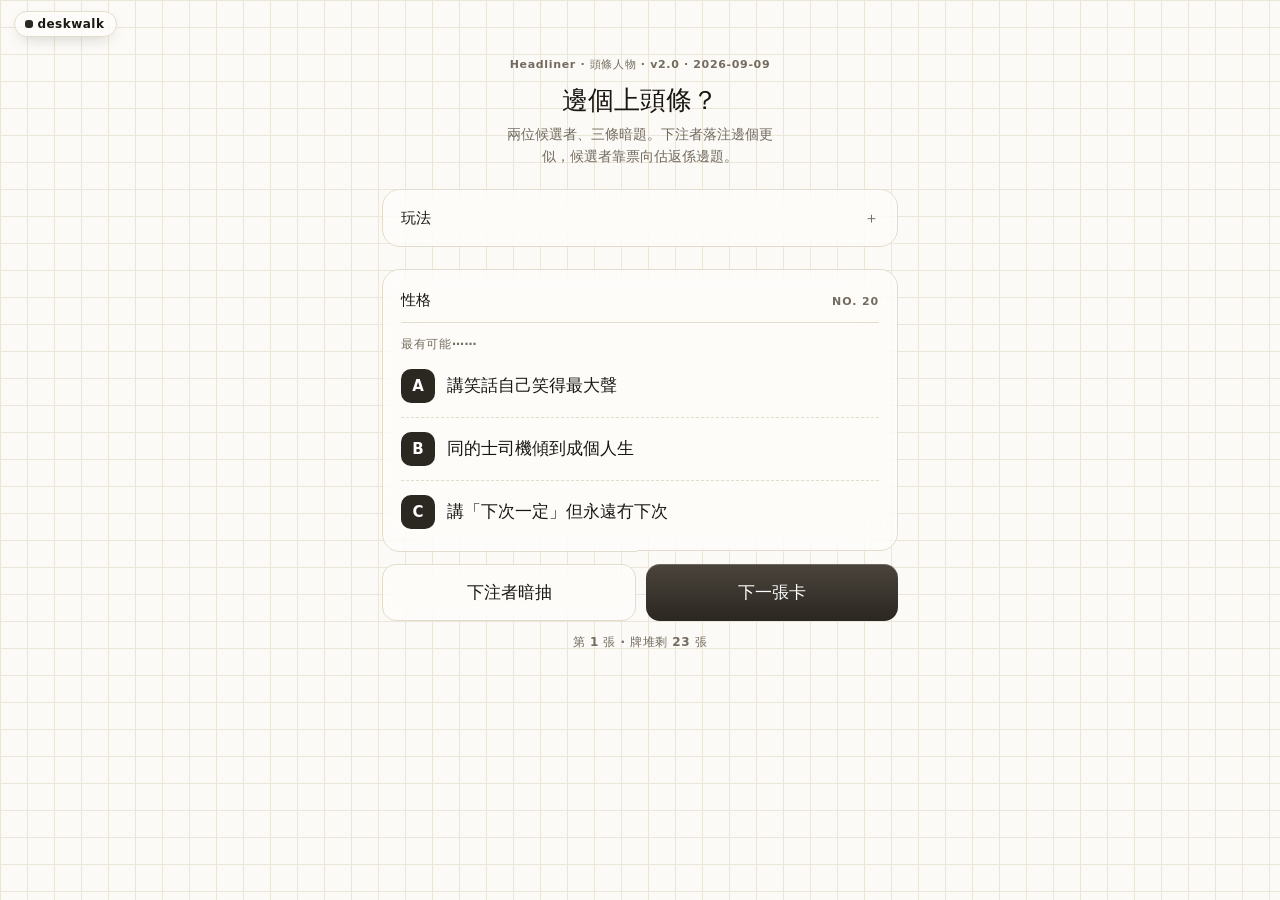
<file: headliner.html>
<!DOCTYPE html>
<html lang="zh-Hant">
<head>
<meta charset="UTF-8" />
<meta name="viewport" content="width=device-width, initial-scale=1, viewport-fit=cover" />
<title>Headliner · 頭條人物 · deskwalk</title>
<link rel="stylesheet" href="brand.css" />
<link rel="stylesheet" href="proto-mono.css" />
<style>
  * { box-sizing: border-box; margin: 0; padding: 0; -webkit-tap-highlight-color: transparent; }
  html, body { min-height: 100%; }
  body { display: flex; flex-direction: column; min-height: 100vh; min-height: 100dvh; }

  .stage {
    width: 100%; max-width: 560px; margin: 0 auto; flex: 1;
    display: flex; flex-direction: column; gap: 22px;
    padding: max(56px, calc(env(safe-area-inset-top, 0px) + 44px)) 22px max(28px, env(safe-area-inset-bottom, 0px));
  }
  #version-tag { text-align: center; color: var(--ink-soft); font-size: 11px; font-weight: 700; letter-spacing: 0.06em; }
  h1 { text-align: center; font-size: 26px; font-weight: 900; line-height: 1.25; color: var(--ink); }
  .lede { text-align: center; color: var(--ink-soft); font-size: 14px; line-height: 1.55; max-width: 30ch; margin: 0 auto; }

  /* ---------- deck ---------- */
  .deck-wrap { display: flex; flex-direction: column; gap: 12px; }
  .card {
    background: var(--card); border: 1px solid var(--line); border-radius: var(--radius);
    -webkit-backdrop-filter: var(--glass-blur); backdrop-filter: var(--glass-blur);
    box-shadow: var(--shadow); padding: 18px 18px 8px;
    animation: dealIn .38s cubic-bezier(.16,1,.3,1) both;
  }
  .card.redeal { animation: dealIn .38s cubic-bezier(.16,1,.3,1) both; }
  @keyframes dealIn { from { opacity: 0; transform: translateY(10px) rotate(-.6deg); } to { opacity: 1; transform: none; } }
  .card-head { display: flex; align-items: baseline; justify-content: space-between; gap: 12px; padding-bottom: 10px; border-bottom: 1px solid var(--line); }
  .card-theme { font-size: 15px; font-weight: 900; color: var(--ink); }
  .card-no { font-size: 11px; font-weight: 700; letter-spacing: .08em; color: var(--ink-soft); }
  .card-lede { padding: 12px 0 0; font-size: 12px; font-weight: 800; letter-spacing: .06em; color: var(--ink-soft); }
  .q { display: grid; grid-template-columns: 34px 1fr; gap: 12px; align-items: start; padding: 14px 0; }
  .q + .q { border-top: 1px dashed var(--line); }
  .q .letter {
    width: 34px; height: 34px; border-radius: 10px; display: grid; place-items: center;
    background: var(--accent); color: #fff; font-size: 15px; font-weight: 900;
  }
  .q .text { font-size: 17px; font-weight: 700; line-height: 1.45; color: var(--ink); padding-top: 4px; word-break: break-word; }

  .row { display: flex; gap: 10px; }
  .btn {
    flex: 1; display: flex; align-items: center; justify-content: center;
    padding: 16px; font-size: 17px; font-weight: 900; border: none; border-radius: 14px;
    cursor: pointer; font-family: inherit; transition: transform .06s, box-shadow .06s;
  }
  .btn-primary { background: linear-gradient(180deg, #4A443B, var(--accent)); color: #fff; box-shadow: var(--shadow-pop); }
  .btn-primary:active { transform: translateY(3px); box-shadow: var(--shadow-press); }
  .btn-secondary {
    background: var(--card); color: var(--ink); border: 1px solid var(--line);
    -webkit-backdrop-filter: var(--glass-blur-sm); backdrop-filter: var(--glass-blur-sm); box-shadow: var(--shadow);
  }
  .btn-secondary:active { transform: translateY(2px); }
  .deck-meta { text-align: center; color: var(--ink-soft); font-size: 12px; font-weight: 700; letter-spacing: .04em; }

  /* ---------- letter reveal (下注者暗抽) ---------- */
  #letter-veil { position: fixed; inset: 0; z-index: 100; display: none; align-items: center; justify-content: center; padding: 24px;
    background: rgba(26, 23, 18, 0.62); -webkit-backdrop-filter: blur(14px); backdrop-filter: blur(14px); }
  #letter-veil.show { display: flex; }
  .veil-card { width: 100%; max-width: 380px; background: var(--card-strong); border: 1px solid var(--line); border-radius: var(--radius);
    box-shadow: var(--shadow); padding: 28px 22px 22px; text-align: center; -webkit-backdrop-filter: var(--glass-blur); backdrop-filter: var(--glass-blur); }
  .veil-card .eyebrow { font-size: 12px; font-weight: 800; letter-spacing: .08em; color: var(--ink-soft); }
  .veil-card .big { font-size: 96px; font-weight: 900; line-height: 1.05; color: var(--ink); margin: 8px 0 4px; }
  .veil-card .qtext { font-size: 16px; font-weight: 700; line-height: 1.45; color: var(--ink); margin: 6px 0 18px; }
  .veil-card .hint { font-size: 12px; color: var(--ink-soft); margin-bottom: 14px; }

  /* ---------- rules ---------- */
  details.rules { background: var(--card); border: 1px solid var(--line); border-radius: var(--radius); box-shadow: var(--shadow);
    -webkit-backdrop-filter: var(--glass-blur); backdrop-filter: var(--glass-blur); padding: 0 18px; }
  details.rules summary { list-style: none; cursor: pointer; padding: 16px 0; font-size: 15px; font-weight: 900; display: flex; justify-content: space-between; align-items: center; }
  details.rules summary::-webkit-details-marker { display: none; }
  details.rules summary::after { content: "＋"; color: var(--ink-soft); font-weight: 700; }
  details.rules[open] summary::after { content: "－"; }
  .rules-body { padding: 0 0 18px; color: var(--ink); font-size: 14px; line-height: 1.6; }
  .rules-body ol { padding-left: 1.3em; display: flex; flex-direction: column; gap: 8px; }
  .rules-body li b { font-weight: 900; }
  .rules-body p { color: var(--ink-soft); font-size: 13px; margin-top: 12px; }
  .pill { display: inline-block; padding: 1px 8px; border-radius: var(--pill); background: var(--accent-soft); color: var(--ink); font-size: 12px; font-weight: 800; }
</style>
</head>
<body>
<a class="dw-mark" href="index.html">deskwalk</a>

<div class="stage">
  <div>
    <div id="version-tag">Headliner · 頭條人物 · v2.0 · 2026-09-09</div>
    <h1 style="margin-top:10px">邊個上頭條？</h1>
    <p class="lede" style="margin-top:8px">兩位候選者、三條暗題。下注者落注邊個更似，候選者靠票向估返係邊題。</p>
  </div>

  <details class="rules">
    <summary>玩法</summary>
    <div class="rules-body">
      <ol>
        <li><b>選候選者</b>：每輪順序推出 2 位玩家做候選者，其餘做下注者。</li>
        <li><b>抽題目卡</b>：翻一張卡，A / B / C 三題所有人都睇到。</li>
        <li><b>下注者暗抽</b>：下注者抽一個字母決定今輪題目，<span class="pill">候選者唔可以望</span>。</li>
        <li><b>共同下注</b>：下注者落注邊位候選者更符合今輪題目。可以傾，但唔可以講出題目。</li>
        <li><b>候選者猜題</b>：候選者睇住票向，各自估今輪係 A / B / C。</li>
        <li><b>揭曉</b>：多數票嘅候選者登上頭條。下注在多數嗰邊嘅下注者 +1；猜中字母嘅候選者 +1。</li>
      </ol>
      <p>分數只係基準，主持可以隨場面調整。平票時下注者唔計分，候選者猜題照計（草案）。詳細見 HEADLINER-CARDS.md。</p>
    </div>
  </details>

  <div class="deck-wrap">
    <div class="card" id="card">
      <div class="card-head">
        <div class="card-theme" id="card-theme"></div>
        <div class="card-no" id="card-no"></div>
      </div>
      <div class="card-lede">最有可能⋯⋯</div>
      <div class="q"><div class="letter">A</div><div class="text" id="qa"></div></div>
      <div class="q"><div class="letter">B</div><div class="text" id="qb"></div></div>
      <div class="q"><div class="letter">C</div><div class="text" id="qc"></div></div>
    </div>
    <div class="row">
      <button class="btn btn-secondary" id="letter-btn">下注者暗抽</button>
      <button class="btn btn-primary" id="next-btn">下一張卡</button>
    </div>
    <div class="deck-meta" id="deck-meta"></div>
  </div>
</div>

<div id="letter-veil" role="dialog" aria-modal="true">
  <div class="veil-card">
    <div class="eyebrow">今輪題目 · 候選者望開</div>
    <div class="big" id="veil-letter">?</div>
    <div class="qtext" id="veil-q"></div>
    <div class="hint">記住咗就收埋，唔好講出嚟</div>
    <button class="btn btn-primary" id="veil-close" style="width:100%">收埋</button>
  </div>
</div>

<script>
// 每張卡三題同一主題，三題都要「兩位候選者都貼得上」；卡面省略「最有可能／的人」。內容同步於 HEADLINER-CARDS.md。
const CARDS = [
  ["社交媒體", "send WhatsApp voice message 過一分鐘", "自拍超過 50 張先肯放上 IG", "將 IG 密友設定畀 80 個人"],
  ["Group chat", "喺 group chat 齋 seen 唔覆", "一日 send 十個 sticker 冇一句字", "將個 group mute 咗成年"],
  ["返工", "喺公司廁所瞓覺", "開會扮做筆記其實喺度畫畫", "放緊假仲覆 email"],
  ["瞓覺", "講完「我瞓喇」之後仲掃兩個鐘手機", "set 十個鬧鐘全部 snooze", "煲劇煲到天光"],
  ["睇戲", "喺戲院喊", "睇戲中途瞓着", "睇完 trailer 就當睇咗成套戲"],
  ["K 房", "喺 K 房點咗首歌但唔肯唱", "將同一首歌 loop 成個禮拜", "唱歌走音但自信爆棚"],
  ["運動", "買咗 gym 會員但只去過三次", "行一層樓梯都要抖氣", "買晒全套裝備先開始做運動"],
  ["食", "喺自助餐食到要鬆皮帶", "企喺便利店食晒先走", "叫外賣叫到 delivery 哥哥都認得佢"],
  ["食飯", "餐廳未上菜先影 menu", "食飯 AA 計到個位數", "食極都話「唔係好飽」"],
  ["前度", "分手之後即刻換 profile pic", "扮睇唔到前度 IG 但日日 stalk", "同前度仲做好朋友"],
  ["感情", "凌晨三點傳 message", "分手後 block 完又 unblock", "第一次約會就講到結婚"],
  ["獨處", "對住塊鏡練習講嘢", "對住手機 cam 自言自語", "一個人去食火鍋"],
  ["旅行", "去日本第一件事衝藥房", "去旅行前一晚先執喼", "去到機場先發現護照過期"],
  ["旅行 2", "旅行日日行三萬步", "去旅行淨係去 outlet", "旅行返嚟第二日已經 book 下一程"],
  ["屋企", "屋企養嘅植物全部死晒", "有一個「乜都塞入去」嘅抽屜", "收埋所有購物袋話有用"],
  ["甩漏", "將件外套擺喺櫈背唔記得攞走", "搭港鐵搭過龍", "買咗五枝 lip balm 一枝都搵唔返"],
  ["約人", "遲到半個鐘仲話「就到」", "早到 45 分鐘坐喺附近咖啡店等", "臨出門先話「今日唔出得」"],
  ["購物", "買書多過睇書", "將購物車放足一年都唔 checkout", "網購完唔記得自己買咗乜"],
  ["手機", "手機得 5% 電都唔充", "一年換三個電話殼", "Netflix 揀足一個鐘最後乜都冇睇"],
  ["性格", "講笑話自己笑得最大聲", "同的士司機傾到成個人生", "講「下次一定」但永遠冇下次"],
  ["眼淺", "畀人講秘密第二日全 group 都知", "喺婚禮上喊多過新娘", "記得所有人生日但唔記得自己"],
  ["飲酒", "飲兩杯就話「我冇醉」", "飲醉 send message 畀前度", "第二日完全唔記得自己講過乜"],
  ["錢", "月頭已經用晒成個月人工", "為咗免運費夾夠數多買幾件", "唔記得自己訂閱咗幾多個 subscription"],
  ["派對", "派對第一個走", "派對最後一個走仲想去 round two", "話嚟但最後放飛機"]
];

const $ = (id) => document.getElementById(id);
let deck = [];
let current = null;
let drawn = 0;

function shuffle(arr) {
  for (let i = arr.length - 1; i > 0; i--) {
    const j = Math.floor(Math.random() * (i + 1));
    [arr[i], arr[j]] = [arr[j], arr[i]];
  }
  return arr;
}

function drawCard() {
  if (deck.length === 0) { deck = shuffle(CARDS.map((c, i) => ({ idx: i, c }))); drawn = 0; }
  current = deck.pop();
  drawn++;
  const [theme, a, b, c] = current.c;
  $("card-theme").textContent = theme;
  $("card-no").textContent = "NO. " + String(current.idx + 1).padStart(2, "0");
  $("qa").textContent = a;
  $("qb").textContent = b;
  $("qc").textContent = c;
  $("deck-meta").textContent = `第 ${drawn} 張 · 牌堆剩 ${deck.length} 張`;
  const card = $("card");
  card.classList.remove("redeal");
  void card.offsetWidth; // restart animation
  card.classList.add("redeal");
}

function drawLetter() {
  if (!current) return;
  const i = Math.floor(Math.random() * 3);
  $("veil-letter").textContent = "ABC"[i];
  $("veil-q").textContent = current.c[i + 1];
  $("letter-veil").classList.add("show");
}

$("next-btn").addEventListener("click", drawCard);
$("letter-btn").addEventListener("click", drawLetter);
$("veil-close").addEventListener("click", () => $("letter-veil").classList.remove("show"));
$("letter-veil").addEventListener("click", (e) => { if (e.target === $("letter-veil")) $("letter-veil").classList.remove("show"); });

drawCard();
</script>
</body>
</html>
</file>
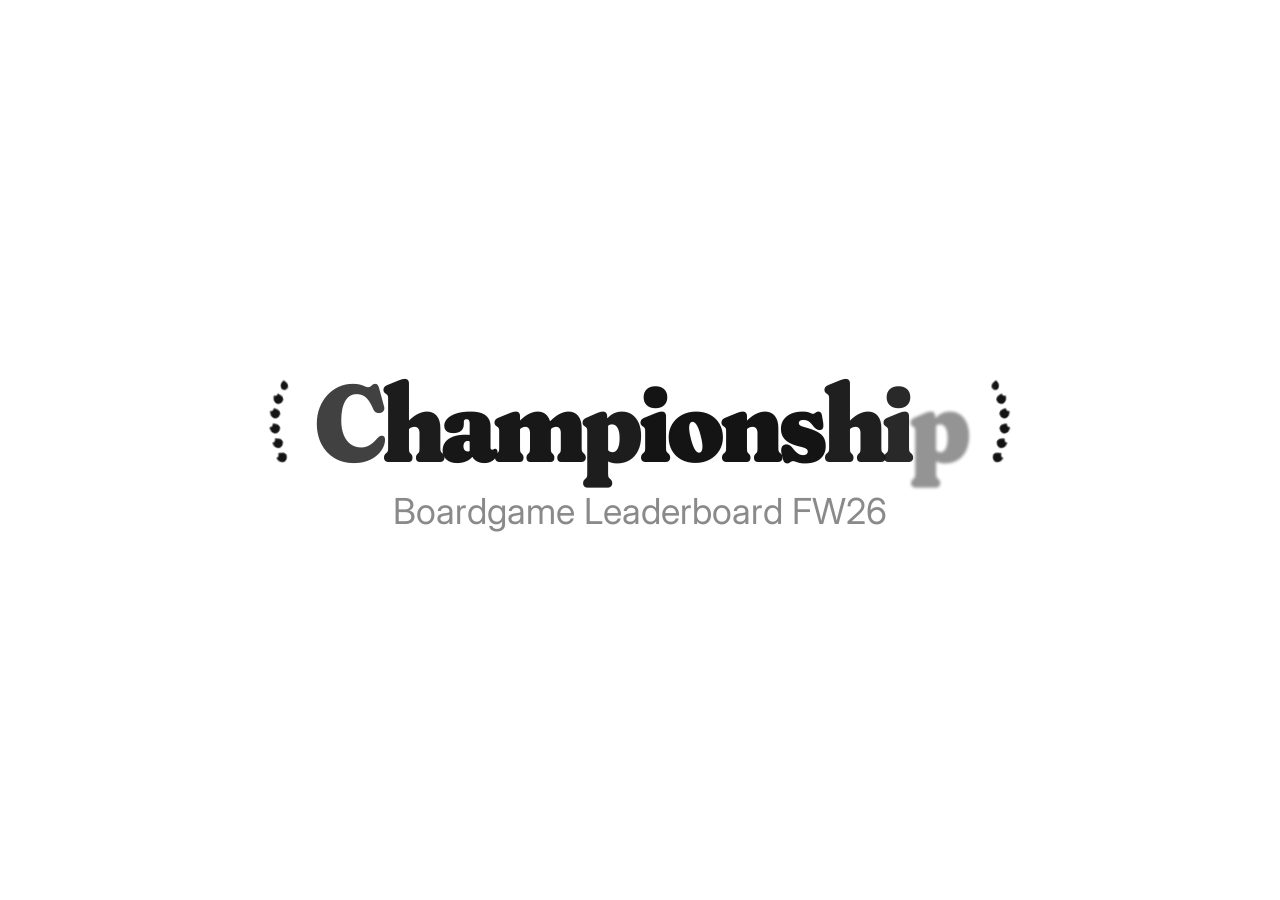
<file: leaderboard-lockup.html>
<!DOCTYPE html>
<html lang="en">
<head>
<meta charset="UTF-8">
<meta name="viewport" content="width=device-width, initial-scale=1.0">
<title>Leaderboard — award lockup</title>
<link rel="preconnect" href="https://fonts.googleapis.com">
<link rel="preconnect" href="https://fonts.gstatic.com" crossorigin>
<!-- Fraunces (heavy high-contrast serif, soft bulb terminals) + Inter -->
<link href="https://fonts.googleapis.com/css2?family=Fraunces:opsz,wght,SOFT,WONK@9..144,100..900,0..100,0..1&family=Inter:wght@400&display=swap" rel="stylesheet">
<style>
  :root{
    /* ── editable content / sizing (swap freely, animation code untouched) ── */
    --hero-text: "Championship";
    --caption-text: "Boardgame Leaderboard FW26";
    --loop: 3000ms;
    --hero-size: clamp(44px, 8.6vw, 118px);
    --caption-size: clamp(19px, 2.8vw, 36px);

    --ink: #141414;
    --gray: #8A8A8A;
  }

  * { box-sizing: border-box; }
  html, body { margin: 0; height: 100%; }
  body {
    background: #FFFFFF;
    display: flex; align-items: center; justify-content: center;
    -webkit-font-smoothing: antialiased; text-rendering: optimizeLegibility;
  }

  .stage { display: flex; flex-direction: column; align-items: center; }

  /* the wreath+word row; em here == hero size so the wreath scales with it */
  .row {
    display: flex; align-items: center; justify-content: center;
    gap: 0.14em; font-size: var(--hero-size);
  }

  .hero {
    margin: 0; font-size: 1em; line-height: 1; white-space: nowrap;
    font-family: 'Fraunces', 'Georgia', serif; font-weight: 900;
    font-variation-settings: 'opsz' 144, 'wght' 900, 'SOFT' 100, 'WONK' 0;
    letter-spacing: -0.038em; color: var(--ink);
  }
  .hero span { display: inline-block; text-align: center; will-change: opacity, filter; }

  .wreath { height: 0.9em; width: auto; display: block; overflow: visible; fill: var(--ink); }
  .wreath.wl { transform: scaleX(-1); }           /* left = mirror of right */
  .leaf { transform-box: fill-box; transform-origin: 50% 100%; will-change: opacity, transform, filter; }

  .caption {
    margin: 0.35em 0 0; white-space: nowrap;
    font-family: 'Inter', system-ui, sans-serif; font-weight: 400;
    font-size: var(--caption-size); color: var(--gray);
  }
  .caption span { display: inline-block; will-change: opacity, filter; }
</style>
</head>
<body>
  <div class="stage">
    <div class="row">
      <svg class="wreath wl" viewBox="0 0 80 205" aria-hidden="true"></svg>
      <h1 class="hero" id="hero"></h1>
      <svg class="wreath wr" viewBox="0 0 80 205" aria-hidden="true"></svg>
    </div>
    <p class="caption" id="caption" aria-label="caption"></p>
  </div>

<script>
(function () {
  'use strict';
  const NS = 'http://www.w3.org/2000/svg';
  const rootCS = getComputedStyle(document.documentElement);
  const cssStr = (name, fb) => {
    const v = rootCS.getPropertyValue(name).trim();
    if (!v) return fb;
    return v.replace(/^["']|["']$/g, '');
  };
  const HERO_TEXT    = cssStr('--hero-text', 'Leaderboard');
  const CAPTION_TEXT = cssStr('--caption-text', 'Moments captured this year');
  const LOOP         = parseFloat(rootCS.getPropertyValue('--loop')) || 3000;

  /* ───────── easing helpers ───────── */
  const clamp01 = x => x < 0 ? 0 : x > 1 ? 1 : x;
  const lerp = (a, b, f) => a + (b - a) * f;
  const easeInOutQuint = t => t < 0.5 ? 16 * t * t * t * t * t : 1 - Math.pow(-2 * t + 2, 5) / 2;
  function cubicBezier(x1, y1, x2, y2) {
    const cx = 3 * x1, bx = 3 * (x2 - x1) - cx, ax = 1 - cx - bx;
    const cy = 3 * y1, by = 3 * (y2 - y1) - cy, ay = 1 - cy - by;
    const sx = t => ((ax * t + bx) * t + cx) * t;
    const sy = t => ((ay * t + by) * t + cy) * t;
    const dx = t => (3 * ax * t + 2 * bx) * t + cx;
    return function (x) {
      let t = x;
      for (let i = 0; i < 8; i++) { const e = sx(t) - x; if (Math.abs(e) < 1e-5) break; const d = dx(t); if (Math.abs(d) < 1e-6) break; t -= e / d; }
      return sy(clamp01(t));
    };
  }
  const bezDissolve = cubicBezier(0.65, 0, 0.35, 1);  // dissolve out
  const bezLeaf     = cubicBezier(0.22, 1, 0.36, 1);  // leaf pop
  const bezCaption  = cubicBezier(0.33, 1, 0.68, 1);  // caption blur wipe

  const DARK = [20, 20, 20], LIGHT = [232, 232, 232];
  const col = (c1, c2, f) => `rgb(${Math.round(lerp(c1[0], c2[0], f))},${Math.round(lerp(c1[1], c2[1], f))},${Math.round(lerp(c1[2], c2[2], f))})`;
  const setBlur = (el, px) => { el.style.filter = px > 0.02 ? `blur(${px.toFixed(2)}px)` : 'none'; };

  /* ───────── hero text (each char its own fixed-width span) ───────── */
  const hero = document.getElementById('hero');
  const heroLetters = HERO_TEXT.split('');
  const heroSpans = heroLetters.map(ch => {
    const s = document.createElement('span');
    s.textContent = ch === ' ' ? ' ' : ch;
    hero.appendChild(s);
    return s;
  });
  const N = heroSpans.length;
  const POOL = 'ABCDEFGHJKLMNPQRSTUVWXYZabcdefghijkmnopqrstuvwxyz0123456789#%&*'.split('');
  // dissolve stagger: 0–250ms, biased so middle chars linger last
  const disDelay = heroSpans.map((_, i) => {
    const c = (N - 1) / 2;
    const bias = 120 * (1 - Math.abs(i - c) / (c || 1));
    return Math.random() * 130 + bias;
  });

  /* ───────── caption (each char its own span) ───────── */
  const caption = document.getElementById('caption');
  const capSpans = CAPTION_TEXT.split('').map(ch => {
    const s = document.createElement('span');
    s.textContent = ch === ' ' ? ' ' : ch;
    caption.appendChild(s);
    return s;
  });

  /* ───────── laurel branches (leaves only, each its own <path>) ───────── */
  // right branch: a gentle arc, leaf pairs along it, single leaf at the tip.
  // ── the leaf artwork (from leaf.svg, viewBox 24×24: pointed tip top-left, round base bottom-right) ──
  const RAW_LEAF_D = 'M3.10998 2.29988C3.53998 2.21988 13.58 0.549883 18.93 5.89988C19.64 6.60988 20.26 7.43988 20.78 8.36988C22.77 11.9399 22.29 16.0599 19.6 18.9999C18.93 19.7322 18.53 20.1599 17.21 20.8899C15.89 21.6199 14.43 21.9999 12.95 21.9999C11.47 21.9999 9.83998 21.5999 8.36998 20.7799C7.43998 20.2599 6.60998 19.6399 5.89998 18.9299C0.549979 13.5799 2.22998 3.53988 2.29998 3.10988C2.33439 2.90757 2.43082 2.72095 2.57593 2.57583C2.72104 2.43072 2.90766 2.33429 3.10998 2.29988Z';
  // Normalise: map stem→(0,0) and tip→straight up, scaled to H tall, so the leaf drops
  // into the same per-leaf <g translate/rotate> and unfurls from its stem end.
  const LEAF_D = (function () {
    const S = { x: 19.6, y: 19 }, T = { x: 2.4, y: 2.4 }, H = 20;   // round base / pointed tip in raw coords, target height
    const dx = T.x - S.x, dy = T.y - S.y, sc = H / Math.hypot(dx, dy), R = Math.atan2(-dx, -dy);
    const cs = Math.cos(R), sn = Math.sin(R);
    const a = sc * cs, b = sc * sn, c = -sc * sn, d = sc * cs;    // sc·Rot(R) about the stem
    const tf = (x, y) => [a * (x - S.x) + c * (y - S.y), b * (x - S.x) + d * (y - S.y)];
    const tok = RAW_LEAF_D.match(/[a-zA-Z]|-?\d*\.?\d+/g);
    let out = '', i = 0;
    while (i < tok.length) {
      const cmd = tok[i++];
      if (cmd === 'Z' || cmd === 'z') { out += 'Z'; continue; }
      const nums = [];
      while (i < tok.length && !/[a-zA-Z]/.test(tok[i])) nums.push(parseFloat(tok[i++]));
      let seg = cmd;
      for (let k = 0; k < nums.length; k += 2) { const p = tf(nums[k], nums[k + 1]); seg += ` ${p[0].toFixed(2)} ${p[1].toFixed(2)}`; }
      out += seg + ' ';
    }
    return out.trim();
  })();
  const NODES = [                              // bottom → top; a = [inner, outer] angles
    { x: 24, y: 180, a: [54, 86] },
    { x: 33, y: 152, a: [44, 76] },
    { x: 40, y: 123, a: [34, 66] },
    { x: 41, y: 93,  a: [24, 54] },
    { x: 36, y: 64,  a: [14, 42] },
  ];
  const TIP = { x: 27, y: 37, a: 6 };
  function buildBranch(svg) {
    const leaves = [];
    const add = (x, y, ang) => {
      const g = document.createElementNS(NS, 'g');
      g.setAttribute('transform', `translate(${x} ${y}) rotate(${ang})`);
      const p = document.createElementNS(NS, 'path');
      p.setAttribute('d', LEAF_D);
      p.setAttribute('fill-rule', 'evenodd');
      p.setAttribute('class', 'leaf');
      g.appendChild(p); svg.appendChild(g);
      leaves.push(p);
    };
    NODES.forEach(n => { add(n.x, n.y, n.a[0]); add(n.x, n.y, n.a[1]); }); // inner, outer
    add(TIP.x, TIP.y, TIP.a);                                             // tip last
    return leaves;
  }
  const leftLeaves  = buildBranch(document.querySelector('.wl'));
  const rightLeaves = buildBranch(document.querySelector('.wr'));
  const wl = document.querySelector('.wl'), wr = document.querySelector('.wr');
  const LEAVES = leftLeaves.length;

  /* ───────── timeline (ms within one 3000ms loop) ───────── */
  const LEAF_START = 1950, LEAF_STAGGER = 52, LEAF_DUR = 120;
  const CAP_START = 2100, CAP_STAGGER = 18, CAP_DUR = 250;

  /* ───────── the single render(t) — pure function of loop time ───────── */
  function render(t, now) {
    /* ---- HERO ---- */
    for (let i = 0; i < N; i++) {
      const s = heroSpans[i];
      const ch = heroLetters[i] === ' ' ? ' ' : heroLetters[i];
      let text = ch, op = 1, blur = 0, color = 'rgb(20,20,20)';
      if (t < 800) { /* HOLD */ }
      else if (t < 1500) {                         // DISSOLVE OUT (per-char random)
        const lo = clamp01((t - (800 + disDelay[i])) / 350);
        const e = bezDissolve(lo);
        op = 1 - e; blur = 3 * e;
      } else if (t < 1900) { op = 0; }             // BLANK
      else if (t < 2650) {                         // BUILD — scramble/decode resolve
        const eased = easeInOutQuint(clamp01((t - 1900) / 750));
        const resolved = eased * N >= i + 1;
        const cp = clamp01((t - 1900) / 250);      // light→dark colour/opacity ramp
        color = col(LIGHT, DARK, cp); op = lerp(0.5, 1, cp);
        if (resolved) { text = ch; blur = 0; }
        else { text = POOL[(Math.floor(now / 45) + i * 13) % POOL.length]; blur = 1.5; }
      } /* else HOLD */
      if (s.textContent !== text) s.textContent = text;
      s.style.opacity = op; s.style.color = color; setBlur(s, blur);
    }

    /* ---- WREATH ---- */
    let wc = 1, wb = 0;
    if (t >= 1000 && t < 1450) { const e = bezDissolve((t - 1000) / 450); wc = 1 - e; wb = 2 * e; }
    else if (t >= 1450 && t < 1950) { wc = 0; }
    wl.style.opacity = wr.style.opacity = wc; setBlur(wl, wb); setBlur(wr, wb);

    const wreathBuild = t >= 1950 && t < 2650;
    for (let i = 0; i < LEAVES; i++) {
      let op = 1, sc = 1, bl = 0;
      if (wreathBuild) {
        const lo = clamp01((t - (LEAF_START + i * LEAF_STAGGER)) / LEAF_DUR);
        const e = bezLeaf(lo);
        op = e; sc = 0.6 + 0.4 * e; bl = 2 * (1 - e);
      }
      const tf = `scale(${sc.toFixed(3)})`;
      [leftLeaves[i], rightLeaves[i]].forEach(p => { p.style.opacity = op; p.style.transform = tf; setBlur(p, bl); });
    }

    /* ---- CAPTION ---- */
    let cc = 1, cb = 0;
    if (t >= 1000 && t < 1450) { const e = bezDissolve((t - 1000) / 450); cc = 1 - e; cb = 4 * e; }
    else if (t >= 1450 && t < 2100) { cc = 0; }
    caption.style.opacity = cc; setBlur(caption, cb);

    for (let j = 0; j < capSpans.length; j++) {
      let op = 1, bl = 0;
      if (t >= 2100) {                             // BUILD — left→right blur wipe
        const st = CAP_START + j * CAP_STAGGER;
        if (t < st) { op = 0.15; bl = 6; }         // unrevealed = faint blurred smudge
        else { const e = bezCaption(clamp01((t - st) / CAP_DUR)); op = lerp(0.15, 1, e); bl = 6 * (1 - e); }
      }
      capSpans[j].style.opacity = op; setBlur(capSpans[j], bl);
    }
  }

  /* ───────── clock ───────── */
  let SCRUB = null, startTs = null;
  function frame(now) {
    let t;
    if (SCRUB != null) t = SCRUB;
    else { if (startTs == null) startTs = now; t = (now - startTs) % LOOP; }
    render(t, now);
    requestAnimationFrame(frame);
  }
  // manual scrub hooks (for inspection): __scrub(ms) freezes a frame, __play() resumes
  window.__scrub = ms => { SCRUB = ms; };
  window.__play = () => { SCRUB = null; startTs = null; };

  /* fix each hero char's width to its final glyph so scramble never shifts layout */
  function lockWidths() {
    heroSpans.forEach((s, i) => {
      s.textContent = heroLetters[i] === ' ' ? ' ' : heroLetters[i];
      s.style.width = 'auto';
      const w = s.getBoundingClientRect().width;
      s.style.width = w + 'px';
    });
  }

  const reduce = window.matchMedia && matchMedia('(prefers-reduced-motion: reduce)').matches;
  render(0, 0);  // show the finished lockup immediately (also the reduced-motion state)
  if (!reduce) {
    const go = () => { lockWidths(); requestAnimationFrame(frame); };
    if (document.fonts && document.fonts.ready) document.fonts.ready.then(go); else go();
  }
})();
</script>
</body>
</html>
</file>
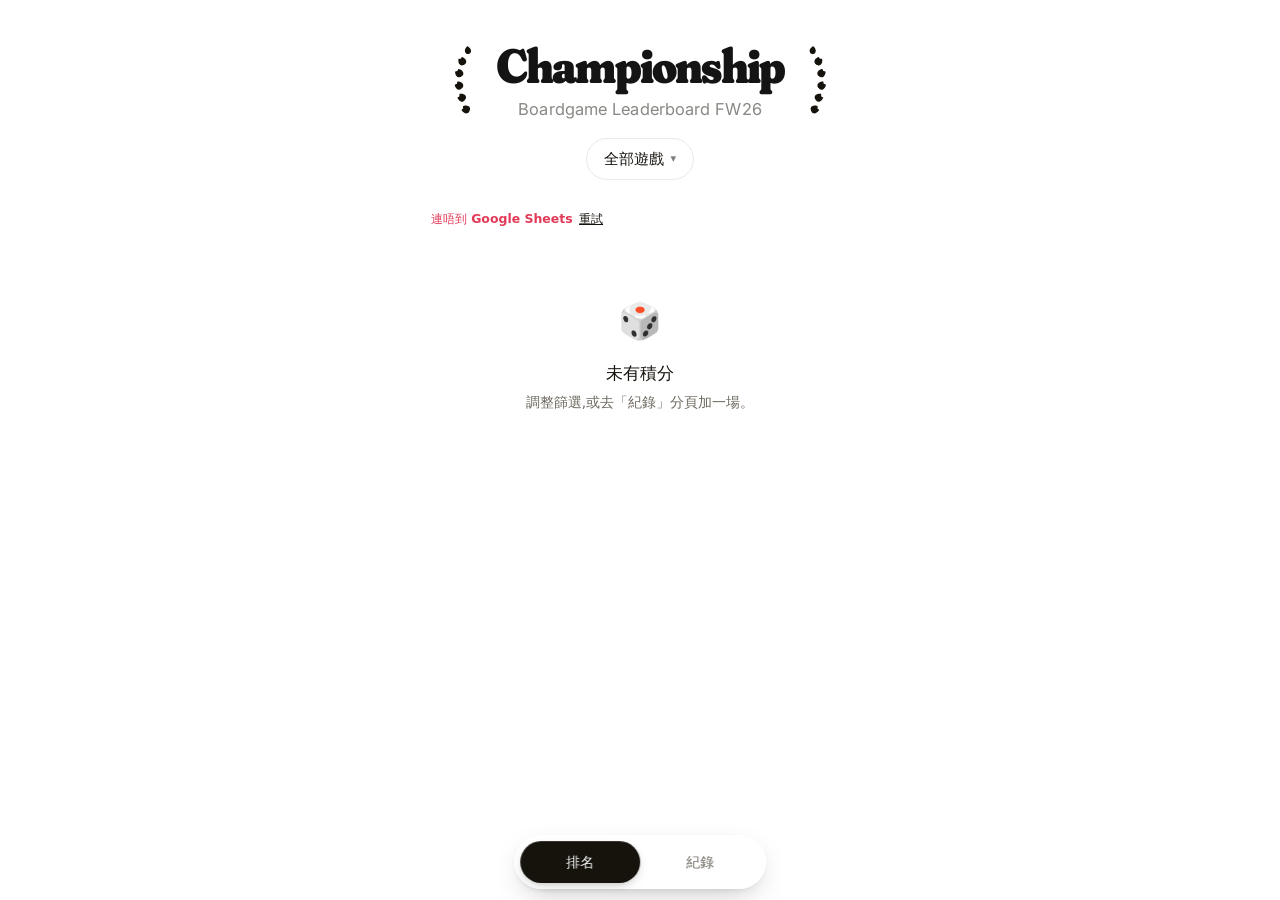
<file: leaderboard.html>
<!DOCTYPE html>
<html lang="zh-Hant">
<head>
<meta charset="UTF-8">
<meta name="viewport" content="width=device-width, initial-scale=1.0, viewport-fit=cover">
<title>Leaderboard · deskwalk</title>
<link rel="stylesheet" href="brand.css" />
<link rel="preconnect" href="https://fonts.googleapis.com">
<link rel="preconnect" href="https://fonts.gstatic.com" crossorigin>
<link href="https://fonts.googleapis.com/css2?family=Fraunces:opsz,wght,SOFT,WONK@9..144,100..900,0..100,0..1&family=Inter:wght@400&display=swap" rel="stylesheet">
<style>
  body { padding-bottom: calc(84px + env(safe-area-inset-bottom)); }
  main { max-width: 460px; margin: 0 auto; }
  .tab[hidden] { display: none; }

  /* ============================================================
     Whatnot-style theme (this page only) — bright yellow gradient
     hero, clean white body, bold sans headings, black pill primary
     buttons + light-grey secondary. Gold / silver / bronze stay on
     the top-3 ranks. Overrides brand.css tokens; brand.css untouched.
     ============================================================ */
  :root {
    --ink: #16130D;           /* near-black text */
    --ink-soft: #6E6A61;      /* secondary text */
    --paper: #FFFFFF;         /* clean white body */
    --line: #ECE9E2;          /* hairline */

    --accent: #191713;        /* black primary button */
    --accent-deep: #000000;
    --accent-soft: #EEEBE4;   /* light-grey secondary button / soft fill */

    --card: #FFFFFF;          /* opaque white surfaces */
    --card-strong: #F5F3ED;   /* faint grey control fill */

    /* the signature Whatnot yellow hero */
    --hero-a: #F4BE1C;
    --hero-b: #F6C931;
    --hero-c: #F8D85A;
    --hero-ink: #16130D;
    --hero-sub: #4A4223;

    --gold: #C7972B; --silver: #9A9AA1; --bronze: #B0764A;

    --shadow-pop: 0 10px 22px -12px rgba(0, 0, 0, 0.5), inset 0 1px 0 rgba(255,255,255,0.14);
    --shadow-press: 0 5px 12px -8px rgba(0, 0, 0, 0.5);
    --radius: 18px;
    --radius-sm: 12px;
  }

  /* clean white page — drop the paper grid and the ambient colour glows */
  body { background: var(--paper); background-image: none; }
  body::before { display: none; }

  /* ---------- yellow gradient hero ---------- */
  /* plain header — no colour panel, just the content on paper (mono) */
  .hero {
    position: relative;
    padding: calc(1.7rem + env(safe-area-inset-top)) 1.3rem 1.1rem;
  }
  .hero h1 {
    margin: 0; font-size: 2.3rem; font-weight: 900; letter-spacing: -0.025em;
    line-height: 1.04; color: var(--ink);
  }
  /* circular ＋ action in the header corner */
  .hero-btn {
    position: absolute; top: calc(1.55rem + env(safe-area-inset-top)); right: 1.25rem;
    width: 46px; height: 46px; border-radius: 50%;
    border: 1px solid var(--line);
    background: var(--card); color: var(--ink); font-size: 1.7rem; font-weight: 400; line-height: 1;
    display: grid; place-items: center;
    box-shadow: 0 4px 12px -7px rgba(0, 0, 0, 0.22);
    transition: transform 0.15s ease;
  }
  .hero-btn:active { transform: scale(0.92); }
  .hero-btn[hidden] { display: none; }

  /* game filter pill — mono outline pill */
  .filter-pill {
    position: relative; display: inline-flex; align-items: center; gap: 0.4rem;
    margin-top: 1rem; padding: 0.5rem 1.05rem;
    border: 1px solid var(--line); border-radius: var(--pill);
    background: var(--card);
    font-size: 0.95rem; font-weight: 800; color: var(--ink); cursor: pointer;
  }
  .filter-pill .chev { font-size: 0.7rem; opacity: 0.55; }
  .filter-pill.set { background: var(--ink); color: #fff; border-color: var(--ink); }
  .filter-pill select { position: absolute; inset: 0; width: 100%; height: 100%; opacity: 0; border: none; cursor: pointer; font: inherit; -webkit-appearance: none; appearance: none; }

  /* ---------- laurel serif crest (排名 header) — the FW26 lockup, JS-animated ----------
     One responsive scale on .lockup; every element below is sized in `em` of it, so the
     whole badge keeps the SAME internal proportions at any device width (it scales as a
     single unit instead of each element scaling on its own clamp). */
  #tab-rank .hero { text-align: center; }
  .lockup { font-size: clamp(1.85rem, 6.2vw, 2.7rem); margin-top: 10px; }
  .crest { display: flex; align-items: center; justify-content: center; gap: 0.34em; margin: 0.15em 0 0; }
  .crest .laurel { height: 1.32em; width: auto; flex: none; overflow: visible; color: var(--ink); }
  .crest .laurel.flip { scale: -1 1; }
  .crest .lf { transform-box: fill-box; transform-origin: 50% 100%; }
  .crest-word { font-family: 'Fraunces', Georgia, "Songti TC", "Noto Serif TC", serif; font-weight: 900;
    font-variation-settings: 'opsz' 144, 'wght' 900, 'SOFT' 100, 'WONK' 0;
    font-size: 1.12em; letter-spacing: -0.038em; line-height: 1;
    color: var(--ink); white-space: nowrap; }
  .crest-word span { display: inline-block; text-align: center; }
  .crest-sub { margin: 0.08em 0 0; font-family: 'Inter', var(--sans); font-weight: 400;
    font-size: 0.38em; letter-spacing: 0.005em; color: rgba(20, 17, 10, 0.5);
    white-space: nowrap; }
  .crest-sub span { display: inline-block; }

  /* sync status — only shown when there's something to say */
  .sync { margin: 0; padding: 0.7rem 1.3rem 0; font-size: 0.78rem; font-weight: 700; color: var(--ink-soft); }
  .sync[hidden] { display: none; }
  .sync.bad { color: var(--bad); }
  .sync button { background: none; border: none; font: inherit; font-weight: 800; color: var(--ink); text-decoration: underline; padding: 0 0 0 0.4rem; }

  /* ---------- ranked list ---------- */
  .list { list-style: none; margin: 0; padding: 0.6rem 0 0.4rem; }
  .li { display: flex; align-items: center; gap: 0.85rem; padding: 0.72rem 1.3rem; }
  .li[data-name] { cursor: pointer; transition: background 0.15s ease, transform 0.12s ease; }
  .li[data-name]:hover { background: var(--card-strong); }
  .li[data-name]:active { transform: scale(0.99); }
  .li .rk { width: 24px; text-align: left; font-size: 1.15rem; font-weight: 800; color: var(--ink-soft); flex: none; font-variant-numeric: tabular-nums; }
  .ava { width: 46px; height: 46px; border-radius: 50%; display: grid; place-items: center; font-size: 0.92rem; font-weight: 900; color: var(--ink); background: var(--card-strong); box-shadow: inset 0 0 0 1px var(--line); flex: none; overflow: hidden; }
  .li .who { flex: 1; min-width: 0; display: flex; flex-direction: column; }
  .li .who .nm { font-size: 1.06rem; font-weight: 800; color: var(--ink); overflow: hidden; text-overflow: ellipsis; white-space: nowrap; }
  .li .who .sub { font-size: 0.85rem; font-weight: 600; color: var(--ink-soft); font-variant-numeric: tabular-nums; }
  .li .score { flex: none; font-size: 1.4rem; font-weight: 900; color: var(--ink); font-variant-numeric: tabular-nums; }
  /* the only colour beyond the hero: gold / silver / bronze top-3 ranks */
  .rk.m1 { color: var(--gold); } .rk.m2 { color: var(--silver); } .rk.m3 { color: var(--bronze); }

  /* ---------- skeleton (first load) ---------- */
  @keyframes sk-pulse { 0%, 100% { opacity: 1; } 50% { opacity: 0.45; } }
  .sk-bar, .sk .ava { animation: sk-pulse 1.5s ease-in-out infinite; }
  .sk .ava { box-shadow: none; background: var(--line); }
  .sk-bar { display: block; background: var(--line); border-radius: 999px; height: 0.7rem; }
  .sk .who .sk-bar + .sk-bar { margin-top: 0.42rem; }
  .li .score .sk-bar { margin-left: auto; }
  @media (prefers-reduced-motion: reduce) { .sk-bar, .sk .ava { animation: none; opacity: 0.7; } }

  /* ---------- empty board ---------- */
  .board-empty { text-align: center; padding: 3.4rem 1.6rem; color: var(--ink-soft); }
  .board-empty .em-ico { font-size: 2.2rem; }
  .board-empty h3 { margin: 0.7rem 0 0.3rem; font-size: 1.05rem; font-weight: 900; color: var(--ink); }
  .board-empty p { margin: 0; font-size: 0.85rem; line-height: 1.6; }

  /* ---------- ref-style section (Scoring card in 紀錄) ---------- */
  .sec { padding: 1.4rem 1.3rem; }
  .sec + .sec { border-top: 1px solid var(--line); }
  .sec-head { display: flex; align-items: center; gap: 0.65rem; margin-bottom: 0.55rem; }
  .sec-ico { width: 36px; height: 36px; border-radius: 50%; flex: none; display: grid; place-items: center; font-size: 1.05rem; border: 2px solid var(--ink); }
  .sec-head h2 { margin: 0; font-size: 1.3rem; font-weight: 900; letter-spacing: -0.01em; color: var(--ink); }
  .sec > p { margin: 0 0 1.05rem; font-size: 0.92rem; font-weight: 600; line-height: 1.5; color: var(--ink-soft); }
  .sec-actions { display: flex; gap: 0.7rem; }
  .sec-actions .btn { flex: 1; }
  .sec-title { margin: 0 0 0.4rem; font-size: 0.95rem; font-weight: 900; color: var(--ink); }

  /* 紀錄 header — smaller "Sessions" title with the rules link tucked beneath it */
  #tab-log .hero h1 { font-size: 1.7rem; }
  .rules-link { display: inline-block; margin-top: 0.35rem; background: none; border: none; padding: 0;
    font: inherit; font-size: 0.9rem; font-weight: 700; color: var(--ink-soft);
    text-decoration: underline; text-underline-offset: 2px; cursor: pointer; }
  .rules-link:hover { color: var(--ink); }

  /* ---------- buttons ---------- */
  .btn { background: var(--accent); color: #fff; border: none; border-radius: var(--pill); padding: 0.85rem 1.3rem; font: inherit; font-size: 0.95rem; font-weight: 800; box-shadow: var(--shadow-pop); transition: transform 0.12s ease; }
  .btn:active { transform: scale(0.97); }
  .btn.secondary { background: var(--accent-soft); color: var(--ink); box-shadow: none; }
  .lock-link { background: none; border: none; color: var(--ink-soft); font: inherit; font-size: 0.78rem; text-decoration: underline; }
  .err { color: var(--bad); font-size: 0.8rem; min-height: 1.1em; margin: 0.5rem 0; }

  /* ---------- bottom sheet (add/edit session + drill-down modals) ---------- */
  .sheet-backdrop { position: fixed; inset: 0; z-index: 100; background: rgba(20, 17, 10, 0.4); display: flex; align-items: flex-end; justify-content: center; animation: fadeIn 0.2s ease; }
  .sheet-backdrop[hidden] { display: none; }
  @keyframes fadeIn { from { opacity: 0; } to { opacity: 1; } }
  /* max-height uses svh (small-viewport height — excludes the mobile browser
     chrome) so a backdrop strip always stays tappable to dismiss */
  .sheet { width: 100%; max-width: 460px; max-height: 82vh; max-height: 82svh; overflow-y: auto; background: #fff; border-radius: 26px 26px 0 0; padding: 0.6rem 1.3rem calc(1.6rem + env(safe-area-inset-bottom)); box-shadow: 0 -18px 46px -18px rgba(0, 0, 0, 0.45); animation: sheetUp 0.28s cubic-bezier(0.22, 1, 0.36, 1); will-change: transform; }
  @keyframes sheetUp { from { transform: translateY(100%); } to { transform: translateY(0); } }
  /* the grip is a drag handle — bigger invisible hit area, no scroll hijack */
  .sheet-grip { position: relative; width: 44px; height: 5px; border-radius: 999px; background: #DEDBD2; margin: 0.35rem auto 0.9rem; cursor: grab; touch-action: none; }
  .sheet-grip::before { content: ''; position: absolute; left: 50%; top: 50%; transform: translate(-50%, -50%); width: 150px; height: 32px; }
  .sheet-title { margin: 0; font-size: 1.1rem; font-weight: 900; color: var(--ink); }
  .sheet-sub { margin: 0.3rem 0 1rem; font-size: 0.85rem; color: var(--ink-soft); }
  .sheet-head { display: flex; align-items: baseline; justify-content: space-between; margin-bottom: 0.9rem; }
  #sheet-lock { text-align: center; padding: 0.4rem 0 0.6rem; }
  #sheet-lock input { font: inherit; font-size: 1.2rem; letter-spacing: 0.3em; text-align: center; width: 160px; padding: 0.6rem; border: 1px solid var(--line); border-radius: 12px; background: var(--card-strong); color: var(--ink); }
  #sheet-form .add-form { border: none; background: none; padding: 0; margin: 0; }

  /* big bold modal heading, matching the hero voice */
  .modal-title { margin: 0.1rem 0 0; font-size: 1.7rem; font-weight: 900; letter-spacing: -0.02em; color: var(--ink); }

  /* ---------- add / edit form ---------- */
  .add-form { border: 1px solid var(--line); border-radius: var(--radius); padding: 1rem; margin-bottom: 1.2rem; background: var(--card); }
  .field { margin-bottom: 0.7rem; }
  .field label { display: block; font-size: 0.7rem; font-weight: 900; color: var(--ink-soft); letter-spacing: 0.04em; margin-bottom: 0.3rem; }
  .add-form input[type=text], .add-form input[type=date], .add-form input[type=number] { font: inherit; font-size: 0.9rem; padding: 0.5rem 0.6rem; border: 1px solid var(--line); border-radius: 10px; background: var(--card-strong); color: var(--ink); }
  .add-form input[type=text], .add-form input[type=date] { width: 100%; }
  .two { display: flex; gap: 0.6rem; } .two .field { flex: 1; }
  .prow { display: flex; align-items: center; gap: 0.5rem; margin-bottom: 0.45rem; }
  .prow .pname { flex: 1; }
  .prow .ppts { width: 72px; text-align: center; }
  .prow .rm { background: none; border: none; color: var(--ink-soft); font-size: 1.15rem; line-height: 1; padding: 0 0.25rem; }
  .prow .rm:hover { color: var(--bad); }
  .addrow { background: none; border: 1px dashed var(--line); border-radius: 8px; padding: 0.35rem 0.75rem; font: inherit; font-size: 0.8rem; font-weight: 700; color: var(--ink-soft); }
  .preview { margin-top: 0.7rem; font-size: 0.8rem; color: var(--ink-soft); min-height: 1.1em; line-height: 1.5; }
  .preview b { color: var(--ink); font-weight: 900; }
  .btn-save { margin-top: 0.85rem; width: 100%; }
  .btn-save:disabled { opacity: 0.45; box-shadow: none; }

  /* ---------- records (紀錄 cards) ---------- */
  .records { list-style: none; margin: 0; padding: 0; display: flex; flex-direction: column; gap: 0.7rem; }
  .rec { border: 1px solid var(--line); border-radius: var(--radius-sm); background: var(--card); padding: 0.75rem 0.9rem; box-shadow: 0 6px 16px -14px rgba(0, 0, 0, 0.3); }
  .rec-head { display: flex; align-items: center; gap: 0.5rem; margin-bottom: 0.55rem; }
  .rec-date { font-size: 0.72rem; font-weight: 800; color: var(--ink-soft); font-variant-numeric: tabular-nums; }
  .rec-title { flex: 1; min-width: 0; display: flex; align-items: baseline; gap: 0.45rem; }
  .rec-game { font-size: 0.95rem; font-weight: 900; color: var(--ink); }
  .rec-game-link { background: none; border: none; text-align: left; padding: 0; cursor: pointer; }
  .rec-game-link:hover { color: var(--accent-deep); }
  .rec-edit { cursor: pointer; transition: background 0.15s ease, transform 0.12s ease; }
  .rec-edit:hover { background: var(--card-strong); }
  .rec-edit:active { transform: scale(0.995); }
  .del-link { display: block; width: 100%; margin-top: 0.7rem; background: none; border: none; font: inherit; font-size: 0.8rem; font-weight: 700; color: var(--ink-soft); text-decoration: underline; }
  .del-link:hover { color: var(--bad); }
  .del-link[hidden] { display: none; }

  .detail-sub { color: var(--ink-soft); font-size: 0.85rem; font-weight: 600; margin: 0.4rem 0 1.1rem; }
  .detail-h3 { font-size: 0.9rem; font-weight: 900; color: var(--ink); margin: 1.5rem 0 0.7rem; }

  /* ---------- player detail modal ---------- */
  .player-hero { display: flex; align-items: center; gap: 0.9rem; margin: 0.2rem 0 0.4rem; }
  .player-hero .modal-title { margin: 0; }
  .player-hero .detail-sub { margin: 0.3rem 0 0; }
  .ava-lg { width: 56px; height: 56px; font-size: 1.05rem; }
  #player-games td:first-child { width: 100%; font-weight: 800; }
  #player-games td:not(:first-child) { text-align: right; white-space: nowrap; color: var(--ink-soft); }
  #player-games td .pts { color: var(--ink); font-weight: 900; }
  /* detail board rows sit flush with the sheet padding */
  .list.flush .li { padding-left: 0; padding-right: 0; }
  .chips { display: flex; flex-wrap: wrap; gap: 0.4rem; }
  .chip { display: inline-flex; align-items: center; gap: 0.35rem; font-size: 0.8rem; font-weight: 800; padding: 0.25rem 0.6rem; border-radius: 999px; background: var(--card-strong); border: 1px solid var(--line); color: var(--ink); }
  .chip .s { font-weight: 900; color: var(--ink); font-variant-numeric: tabular-nums; }
  /* winners take a warm gold tint — tying the chips to the yellow hero */
  .chip.win { background: #ECE9E2; border-color: #DCD7CC; }
  .chip.win .s { color: var(--ink); }
  .chip.lose { color: var(--ink-soft); }
  .chip.lose .s { color: var(--ink-soft); }
  /* the viewed player's own chip inverts — must outrank .win / .lose */
  .chip.me { background: var(--ink); border-color: var(--ink); color: #fff; }
  .chip.me .s { color: inherit; }

  /* ---------- rules modal (積分準則) ---------- */
  .lead { margin: 0.7rem 0 1.5rem; font-size: 1rem; line-height: 1.6; color: var(--ink); }
  .rule { margin-bottom: 1.1rem; }
  .rule:last-child { margin-bottom: 0; }
  .notes p { margin: 0 0 0.55rem; }
  .notes p:last-child { margin-bottom: 0; }
  .rule h3 { margin: 0 0 0.3rem; font-size: 0.92rem; font-weight: 900; color: var(--ink); }
  .rule p { margin: 0.15rem 0; font-size: 0.85rem; color: var(--ink-soft); line-height: 1.6; }
  .rule b { color: var(--ink); }
  .pip { color: var(--ink); font-weight: 900; }
  .tbl { width: 100%; border-collapse: collapse; font-size: 0.82rem; margin-top: 0.55rem; }
  .tbl th, .tbl td { text-align: left; padding: 0.35rem 0.5rem; border-bottom: 1px solid var(--line); }
  .tbl th { color: var(--ink-soft); font-weight: 900; font-size: 0.7rem; }
  .tbl td { font-variant-numeric: tabular-nums; }
  .tbl tr:last-child td { border-bottom: none; }

  /* ---------- bottom tab bar ---------- */
  .tabbar {
    position: fixed; left: 50%; transform: translateX(-50%);
    bottom: max(0.7rem, env(safe-area-inset-bottom)); z-index: 95;
    width: max-content;                 /* hug the 120px tabs, not full width */
    display: flex; padding: 0.3rem;
    /* Apple iOS-26 liquid glass — only a faint tint sits on the surface; the
       real refraction comes from a generated SVG displacement map applied as
       backdrop-filter in JS (see the glassifyTabbar script). CSS here is the
       Safari/Firefox fallback: a light frosted blur. */
    background: rgba(255, 255, 255, 0.62);
    -webkit-backdrop-filter: blur(8px) saturate(1.7) brightness(1.02);
    backdrop-filter: blur(8px) saturate(1.7) brightness(1.02);
    border: 1px solid rgba(255, 255, 255, 0.5); border-radius: var(--pill);
    /* soft drop + bright specular rim = the wet edge of glass */
    box-shadow:
      0 10px 30px -10px rgba(0, 0, 0, 0.28),
      0 2px 8px -4px rgba(0, 0, 0, 0.14),
      inset 0 0 6px 0 rgba(255, 255, 255, 0.55),
      inset 0 1px 1px rgba(255, 255, 255, 0.9),
      inset 0 -1px 1px rgba(255, 255, 255, 0.35);
  }
  .tabbar button {
    position: relative; z-index: 1;
    flex: none; width: 120px; border: none; background: none; padding: 0.62rem 0;
    font: inherit; font-size: 0.88rem; font-weight: 800; color: var(--ink-soft);
    border-radius: var(--pill); transition: color 0.28s ease;
  }
  /* active tab label turns white as the black lozenge slides under it */
  .tabbar button.on { color: #fff; }
  /* the solid black lozenge that slides between tabs */
  .tab-ind {
    position: absolute; top: 0.3rem; left: 0.3rem; z-index: 0;
    width: 120px; height: calc(100% - 0.6rem);
    background: var(--ink); border-radius: var(--pill);
    box-shadow: 0 4px 12px -5px rgba(0, 0, 0, 0.4), inset 0 1px 0 rgba(255, 255, 255, 0.14);
    transition: transform 0.36s cubic-bezier(0.34, 1.3, 0.5, 1);
    will-change: transform;
  }
</style>
</head>
<body>
<main>
  <!-- ========== 排名 ========== -->
  <section class="tab" id="tab-rank">
    <header class="hero">
      <div class="lockup">
        <div class="crest">
          <!-- laurels + hero letters are generated by startCrest() so each can animate;
               text below is the no-JS / pre-font fallback -->
          <svg class="laurel flip" viewBox="-8 -6 80 144" fill="currentColor" aria-hidden="true"></svg>
          <span class="crest-word" aria-label="Championship">Championship</span>
          <svg class="laurel" viewBox="-8 -6 80 144" fill="currentColor" aria-hidden="true"></svg>
        </div>
        <p class="crest-sub" aria-label="Boardgame Leaderboard FW26">Boardgame Leaderboard FW26</p>
      </div>
      <label class="filter-pill" id="pill-game">
        <span id="game-label">全部遊戲</span><span class="chev">▾</span>
        <select id="filter-game" aria-label="篩選遊戲"></select>
      </label>
    </header>
    <p class="sync" id="sync" hidden></p>
    <ol class="list" id="list"></ol>
  </section>

  <!-- ========== 紀錄 ========== -->
  <section class="tab" id="tab-log" hidden>
    <header class="hero">
      <button class="hero-btn" id="fab" aria-label="新增場次">＋</button>
      <h1>Sessions</h1>
      <button class="rules-link" id="open-rules">加分準則</button>
    </header>

    <div class="sec">
      <ul class="records" id="records"></ul>
    </div>
  </section>
</main>

<nav class="tabbar" id="tabbar">
  <span class="tab-ind" id="tab-ind"></span>
  <button data-tab="rank" class="on">排名</button>
  <button data-tab="log">紀錄</button>
</nav>

<!-- ========== 積分準則 modal ========== -->
<div class="sheet-backdrop drill" id="m-rules" hidden>
  <div class="sheet" role="dialog" aria-modal="true" aria-label="積分準則">
    <div class="sheet-grip"></div>
    <h2 class="modal-title">Scoring</h2>
    <p class="lead">每場派發 <b>6 分</b>,按遊戲形式分配。</p>

    <div class="rule">
      <h3>分名次</h3>
      <p>由前三名瓜分:🥇 <span class="pip">3</span> ／ 🥈 <span class="pip">2</span> ／ 🥉 <span class="pip">1</span>,其餘 0。</p>
      <p><b>並列者攤分。</b>兩人並列第二,即合併第二及第三名的分數平分:(2+1)÷2,每人 <b>1.5</b>。</p>
    </div>

    <div class="rule">
      <h3>分陣營</h3>
      <p>勝方<b>平分 6 分</b>,敗方 0。兩人獲勝每人 3 分;三人獲勝每人 2 分——<b>勝方人數越少,每人所得越多</b>。</p>
    </div>

    <div class="rule notes">
      <h3>備註</h3>
      <p>如遊戲時長較短,並在當天遊玩多局,可按<b>勝利局數</b>計算。</p>
      <p>分數最多保留一位小數,除不盡時<b>向下取整</b>。例:1 分由三人平分,每人 <b>0.3</b>。</p>
      <p>排名以<b>累積總分</b>計,同分並列。勝率 = 得分場數 ÷ 出場場數。</p>
      <p>以上為<b>基準</b>,並非硬性規定。主持可按當場情況調整——例如僅三人參與,競爭性較低,可酌量減少派分。故每場總分<b>未必剛好 6 分</b>。</p>
    </div>
  </div>
</div>

<!-- ========== 單一遊戲詳情 modal ========== -->
<div class="sheet-backdrop drill" id="m-detail" hidden>
  <div class="sheet" role="dialog" aria-modal="true" aria-label="遊戲詳情">
    <div class="sheet-grip"></div>
    <h2 class="modal-title" id="detail-title"></h2>
    <p class="detail-sub" id="detail-sub"></p>
    <ol class="list flush" id="detail-board"></ol>
    <h3 class="detail-h3">場次</h3>
    <ul class="records" id="detail-records"></ul>
  </div>
</div>

<!-- ========== 玩家詳情 modal ========== -->
<div class="sheet-backdrop drill" id="m-player" hidden>
  <div class="sheet" role="dialog" aria-modal="true" aria-label="玩家詳情">
    <div class="sheet-grip"></div>
    <div class="player-hero">
      <span class="ava ava-lg" id="player-ava"></span>
      <div>
        <h2 class="modal-title" id="player-name"></h2>
        <p class="detail-sub" id="player-sub"></p>
      </div>
    </div>
    <h3 class="detail-h3">各遊戲</h3>
    <table class="tbl" id="player-games"></table>
    <h3 class="detail-h3">對戰紀錄</h3>
    <ul class="records" id="player-records"></ul>
  </div>
</div>

<!-- ========== 新增 / 編輯場次 sheet ========== -->
<div class="sheet-backdrop" id="sheet" hidden>
  <div class="sheet" role="dialog" aria-modal="true" aria-label="新增場次">
    <div class="sheet-grip" id="sheet-grip"></div>

    <div id="sheet-lock">
      <h3 class="sheet-title">輸入密碼</h3>
      <p class="sheet-sub">新增場次需要密碼</p>
      <input type="password" id="pw" inputmode="numeric" autocomplete="off" placeholder="••••">
      <p class="err" id="pw-err"></p>
      <button class="btn" id="unlock">解鎖</button>
    </div>

    <div id="sheet-form" hidden>
      <div class="sheet-head">
        <h3 class="sheet-title" id="form-title">新增場次</h3>
        <button class="lock-link" id="lock-again">鎖定</button>
      </div>
      <div class="add-form" id="add-form">
        <div class="two">
          <div class="field"><label>日期</label><input type="date" id="f-date"></div>
          <div class="field"><label>遊戲</label><input type="text" id="f-game" list="dl-games" autocomplete="off" placeholder="揀或打新嘅"></div>
        </div>
        <div class="field">
          <label>玩家同得分</label>
          <div id="players"></div>
          <button type="button" class="addrow" id="add-row">＋ 加一位</button>
        </div>

        <!-- 揀得,亦打得 — 打新嘅就當新增 -->
        <datalist id="dl-games"></datalist>
        <datalist id="dl-players"></datalist>
        <div class="preview" id="preview"></div>
        <button class="btn btn-save" id="save" disabled>儲存場次</button>
        <button class="del-link" id="del-session" hidden>刪除呢場</button>
      </div>
    </div>
  </div>
</div>

<script>
/* ───────────────────────────────────────────────────────────────
   Google Sheets 後端。貼你 Apps Script 部署後嗰條 /exec 網址落嚟,
   個榜就會全部人共用(設定步驟見 apps-script.gs)。
   留空 = 淨係存喺自己部機,同以前一樣。
   ─────────────────────────────────────────────────────────────── */
const API = 'https://script.google.com/macros/s/AKfycbw-vCUJg2mSy4cGWRCEp8NzUG9U7Cg2osZdSEYhT2HAqtftMnSme1FDktSC6uWh4_otSQ/exec';

const online = () => !!API;

/* 連到後端時呢個 key 只做離線快取 */
const STORE = 'deskwalk_leaderboard_v1_1';

/* 淨係離線模式先用得着 — 接咗 API 之後密碼由 Apps Script 驗,唔會喺呢度 */
const LOCAL_PW = '2444';

const SEED = [
  { id: 's1', date: '2026-06-17', game: 'One Shot', scores: [
    { name: 'Nicole', pts: 3 }, { name: 'Charles', pts: 2 }, { name: 'Kenny', pts: 1 }] },
  { id: 's2', date: '2026-06-18', game: 'One Shot', scores: [
    { name: 'Nicole', pts: 2 }, { name: 'Sam', pts: 2 }, { name: 'Kaman', pts: 2 }] },
  { id: 's3', date: '2026-06-22', game: '卡卡頌', scores: [
    { name: 'Kenny', pts: 3 }, { name: 'Step', pts: 2 }, { name: 'Nicole', pts: 1 },
    { name: 'Yoko', pts: 0 }, { name: 'Phoebe', pts: 0 }] },
  { id: 's4', date: '2026-06-24', game: '機密代號', scores: [
    { name: 'Nicole', pts: 3 }, { name: 'Phoebe', pts: 1.5 }, { name: 'Step', pts: 1.5 },
    { name: 'Kenny', pts: 0 }, { name: 'Samuel', pts: 0 }, { name: 'Sam', pts: 0 }] },
  { id: 's5', date: '2026-06-25', game: '卡卡頌', scores: [
    { name: 'Step', pts: 3 }, { name: 'Nicole', pts: 2 }, { name: 'Charles', pts: 1 },
    { name: 'Kenny', pts: 0 }, { name: 'Samuel', pts: 0 }] },
  { id: 's6', date: '2026-07-07', game: '卡卡頌', scores: [
    { name: 'Nicole', pts: 2 }, { name: 'Yuki', pts: 1 }, { name: 'Kenny', pts: 1 }] },
  { id: 's7', date: '2026-07-16', game: 'Skout', scores: [
    { name: 'Kenny', pts: 3 }, { name: 'Nicole', pts: 2 }, { name: 'Yuki', pts: 1 },
    { name: 'Charles', pts: 0 }] },
  { id: 's8', date: '2026-07-17', game: 'Skout', scores: [
    { name: 'Charles', pts: 3 }, { name: 'Samuel', pts: 1.5 }, { name: 'Yoko', pts: 1.5 },
    { name: 'Yuki', pts: 0 }, { name: 'Kenny', pts: 0 }, { name: 'Nicole', pts: 0 }] },
];

const cached = cacheRead();

/* 連線模式而又冇快取 = 第一次開,拎唔到嘢畫。呢陣先出 skeleton,
   唔好畫 SEED — 佢可能同張表唔同,一閃就變會好突兀。 */
let games = cached || (online() ? [] : structuredClone(SEED));
let loading = online() && !cached;   // 冷開機 — 成個榜都係骨架
let refreshing = false;              // 有快取時更新緊 — 只有兩個數字係骨架

let unlocked = sessionStorage.getItem('dw_lb_unlocked') === '1';
let pw = sessionStorage.getItem('dw_lb_pw') || '';   // 解鎖後記住,寫入時交畀 server 驗

/* ---------- 本機快取 ---------- */
function cacheRead() {
  try { const raw = localStorage.getItem(STORE); if (raw) return JSON.parse(raw); } catch (e) {}
  return null;
}
function cacheWrite() { try { localStorage.setItem(STORE, JSON.stringify(games)); } catch (e) {} }

/* ---------- 同 Google Sheets 通訊 ----------
   POST 用 text/plain 係特登嘅:咁樣瀏覽器當佢係「簡單請求」,
   唔會先發一個 OPTIONS 去問准,而 Apps Script 唔識答 OPTIONS。   */

/* 有改動未寫得入 server — 決定咗「重試」係重試儲存定係重新拉取 */
let dirty = false;

/* 離線模式(未貼 API)冇嘢好講,成條 sync 線收埋 */
function setSync(state) {
  const el = document.getElementById('sync');
  if (!online()) { el.hidden = true; return; }
  /* 一切正常就唔使出聲;拉取時骨架已經表達緊,唔使再寫多次 */
  if (state === 'ok' || state === 'loading') { el.hidden = true; return; }
  el.hidden = false;
  el.classList.toggle('bad', state === 'error');
  el.innerHTML =
    state === 'saving' ? '儲存緊…' :
    dirty ? '有改動未存到<button id="sync-retry">重試儲存</button>'
          : '連唔到 Google Sheets<button id="sync-retry">重試</button>';
  const btn = document.getElementById('sync-retry');
  /* 有未存嘅嘢就唔可以 pull — 咁會用 server 版本蓋死佢 */
  if (btn) btn.addEventListener('click', () => dirty ? save() : pull());
}

async function pull() {
  if (!online()) return;
  if (dirty) return;                    // 未存嘅改動優先,唔好畀 server 蓋走
  refreshing = !loading;                // 有嘢喺畫面 = 淨係啲數字扮骨架
  setSync('loading');
  if (refreshing) { renderBoard(); renderRecords(); }
  try {
    const d = await (await fetch(API)).json();
    if (!d.ok) throw new Error(d.error);
    games = d.sessions || [];
    loading = refreshing = false;
    cacheWrite(); renderAll(); setSync('ok');
  } catch (e) {
    loading = refreshing = false;       // 唔好永遠卡住喺骨架
    renderAll(); setSync('error');
  }
}

async function post(payload) {
  const res = await fetch(API, {
    method: 'POST',
    headers: { 'Content-Type': 'text/plain;charset=utf-8' },
    body: JSON.stringify({ ...payload, pw }),
  });
  return res.json();
}

/* 存檔。離線模式就淨係寫本機,行為同以前一樣 */
async function save() {
  cacheWrite();                         // 先寫本機:就算 server 掛咗,refresh 都仲喺度
  if (!online()) return true;
  dirty = true;
  setSync('saving');
  try {
    const d = await post({ action: 'save', sessions: games });
    if (!d.ok) throw new Error(d.error);
    games = d.sessions || games;
    dirty = false;
    cacheWrite(); renderAll(); setSync('ok');
    return true;
  } catch (e) {
    setSync('error');
    return false;
  }
}

/* ---------- scoring engine ---------- */
function podium(place) { return place === 1 ? 3 : place === 2 ? 2 : place === 3 ? 1 : 0; }

/* points carry at most 1 decimal, always rounded down (1e-9 absorbs float error) */
function floor1(v) { return Math.floor(v * 10 + 1e-9) / 10; }
function fmt(v) { return Number.isInteger(v) ? String(v) : v.toFixed(1); }

function scoreTeam(winners, loseCount) {
  const out = {};
  const W = winners.length;
  if (W === 0) return out;
  let p = floor1(6 / W);
  if (loseCount > W) p += 1;
  winners.forEach(w => out[w] = p);
  return out;
}

/* returns { name: pts } for ALL participants (losers = 0) */
function scoreGame(g) {
  // new format: points entered directly per player
  if (g.scores) {
    const out = {};
    g.scores.forEach(s => { out[s.name] = s.pts; });
    return out;
  }
  if (g.mode === 'team') {
    const out = scoreTeam(g.winners || [], (g.losers || []).length);
    (g.losers || []).forEach(n => { if (!(n in out)) out[n] = 0; });
    return out;
  }
  const groups = g.ranks || [];
  if (groups.length <= 1) return scoreTeam(groups[0] || [], 0);
  const out = {};
  let place = 1;
  for (const grp of groups) {
    // tied players share the places they occupy: sum those places' points, split evenly
    let pool = 0;
    for (let i = 0; i < grp.length; i++) pool += podium(place + i);
    const v = floor1(pool / grp.length);
    grp.forEach(name => out[name] = v);
    place += grp.length;
  }
  return out;
}

/* ---------- standings ---------- */
function standings(list = games) {
  const pts = {}, played = {}, wins = {};
  list.forEach(g => {
    const s = scoreGame(g);
    Object.entries(s).forEach(([n, p]) => {
      pts[n] = (pts[n] || 0) + p;
      played[n] = (played[n] || 0) + 1;
      if (p > 0) wins[n] = (wins[n] || 0) + 1;
    });
  });
  const data = Object.keys(pts).map(n => ({
    name: n, pts: Math.round(pts[n] * 10) / 10, played: played[n], wins: wins[n] || 0,
    wr: Math.round((wins[n] || 0) / played[n] * 100),
  })).sort((a, b) => b.pts - a.pts || b.wr - a.wr || a.name.localeCompare(b.name));
  let rank = 0, prev = null;
  data.forEach(p => { if (prev === null || p.pts < prev) { rank++; prev = p.pts; } p.rank = rank; });
  return data;
}

function initials(name) { const t = name.trim(); return /^[A-Za-z]/.test(t) ? t.slice(0, 2) : t.slice(0, 1); }
function esc(s) { return String(s).replace(/[&<>"]/g, c => ({ '&': '&amp;', '<': '&lt;', '>': '&gt;', '"': '&quot;' }[c])); }

/* medal class for the top-3 ranks — the only colour in the list */
function medal(rank) { return rank <= 3 ? ' m' + rank : ''; }

/* ---------- render: 排名 ---------- */
let fGame = '';

/* games passing the active game filter */
function viewGames() {
  return games.filter(g => !fGame || (g.game || '') === fGame);
}

/* re-rank a standings array by points (ties share a rank) */
function rankBy(data) {
  data.sort((a, b) => b.pts - a.pts || b.wr - a.wr || a.name.localeCompare(b.name));
  let rank = 0, prev = null;
  data.forEach(p => { if (prev === null || p.pts < prev) { rank++; prev = p.pts; } p.dispRank = rank; });
  return data;
}

/* one ranked row */
function rowHTML(p) {
  const rank = p.dispRank != null ? p.dispRank : p.rank;
  /* 更新緊嗰陣,身份(名次/頭像/名)照留,得住兩個會變嘅數字扮骨架 */
  const sub = refreshing
    ? `<span class="sub"><span class="sk-bar" style="width:9rem;height:.62rem;margin-top:.25rem"></span></span>`
    : `<span class="sub">${p.wr}% 勝率 · ${p.played} 場</span>`;
  const score = refreshing
    ? `<span class="score"><span class="sk-bar" style="width:1.6rem;height:1.05rem"></span></span>`
    : `<span class="score">${fmt(p.pts)}</span>`;
  return `<li class="li" data-name="${esc(p.name)}">` +
    `<span class="rk${medal(rank)}">${rank}</span>` +
    `<span class="ava">${initials(p.name)}</span>` +
    `<span class="who"><span class="nm">${esc(p.name)}</span>${sub}</span>` +
    score + `</li>`;
}

/* 排名行嘅骨架 — 闊度唔一律,睇落似真名多啲 */
function skRowHTML(i) {
  const nm = [42, 33, 50, 38, 45, 30][i % 6];
  const sub = [58, 66, 52, 62, 55, 70][i % 6];
  return `<li class="li sk"><span class="rk"><span class="sk-bar" style="width:9px"></span></span>` +
    `<span class="ava"></span>` +
    `<span class="who"><span class="sk-bar" style="width:${nm}%;height:.9rem"></span>` +
    `<span class="sk-bar" style="width:${sub}%;height:.62rem"></span></span>` +
    `<span class="sk-bar" style="width:26px;height:1.05rem"></span></li>`;
}

function renderBoard() {
  const list = document.getElementById('list');
  if (loading) { list.innerHTML = Array.from({ length: 6 }, (_, i) => skRowHTML(i)).join(''); return; }

  const data = rankBy(standings(viewGames()));
  if (!data.length) {
    list.innerHTML =
      `<li class="board-empty"><div class="em-ico">🎲</div>` +
      `<h3>未有積分</h3><p>調整篩選,或去「紀錄」分頁加一場。</p></li>`;
    return;
  }
  list.innerHTML = data.map(rowHTML).join('');
}

/* ---------- render: 紀錄 ---------- */
function recHTML(g, { link, edit, me }) {
  const s = scoreGame(g);
  const entries = Object.entries(s).sort((a, b) => b[1] - a[1]);
  /* 更新緊:日期同遊戲(唔會變嘅身份)留低,得分嗰堆變骨頭。
     骨頭數目同闊度照住真內容嚟,咁版面唔會跳。 */
  const chips = refreshing
    ? entries.map(([name]) =>
        `<span class="sk-bar" style="font-size:.8rem;width:${name.length + 4.5}ch;height:1.72rem"></span>`).join('')
    : entries.map(([name, pts]) =>
        `<span class="chip ${pts > 0 ? 'win' : 'lose'}${name === me ? ' me' : ''}">${esc(name)} <span class="s">+${fmt(pts)}</span></span>`
      ).join('');
  const game = link
    ? `<button class="rec-game rec-game-link" data-game="${esc(g.game || '')}">${esc(g.game || '未命名')} ›</button>`
    : `<span class="rec-game">${esc(g.game || '未命名')}</span>`;
  const cls = edit ? 'rec rec-edit' : 'rec';
  const attr = edit ? ` data-edit="${esc(g.id || '')}"` : '';
  return `<li class="${cls}"${attr}><div class="rec-head"><span class="rec-date">${esc(g.date || '')}</span>` +
    `<span class="rec-title">${game}</span></div><div class="chips">${chips}</div></li>`;
}


function renderRecords() {
  const list = document.getElementById('records');
  if (loading) {
    list.innerHTML = Array.from({ length: 3 }, (_, i) => `<li class="rec sk">` +
      `<div class="rec-head"><span class="sk-bar" style="width:${[70,62,66][i]}px"></span>` +
      `<span class="sk-bar" style="width:${[54,44,60][i]}px"></span></div>` +
      `<div class="chips"><span class="sk-bar" style="width:${[86,74,92][i]}px;height:1.7rem"></span>` +
      `<span class="sk-bar" style="width:${[78,90,70][i]}px;height:1.7rem"></span>` +
      `<span class="sk-bar" style="width:${[92,68,84][i]}px;height:1.7rem"></span></div></li>`).join('');
    return;
  }
  const ordered = games.slice().sort((a, b) => (b.date || '').localeCompare(a.date || ''));
  list.innerHTML = ordered.map(g => recHTML(g, { link: true, edit: unlocked })).join('');
  list.querySelectorAll('.rec-game-link').forEach(b => b.addEventListener('click', e => {
    e.stopPropagation();          // the card underneath opens the editor — not this
    openGame(b.dataset.game);
  }));
  list.querySelectorAll('.rec-edit').forEach(li =>
    li.addEventListener('click', () => openSheet(li.dataset.edit)));
}

/* ---------- per-game detail (fills the #m-detail modal) ---------- */
function fillGameDetail(name) {
  const list = games.filter(g => (g.game || '') === name);
  const data = standings(list);
  document.getElementById('detail-title').textContent = name;
  document.getElementById('detail-sub').textContent = `${list.length} 場 · ${data.length} 位玩家`;
  document.getElementById('detail-board').innerHTML = data.map(rowHTML).join('');
  document.getElementById('detail-records').innerHTML = list.slice()
    .sort((a, b) => (b.date || '').localeCompare(a.date || ''))
    .map(g => recHTML(g, { link: false })).join('');
}

/* ---------- per-player detail (fills the #m-player modal) ---------- */
function fillPlayer(name) {
  const me = standings(games).find(p => p.name === name);
  if (!me) return;

  const played = games
    .map(g => ({ g, pts: scoreGame(g)[name] }))
    .filter(x => x.pts !== undefined)
    .sort((a, b) => (b.g.date || '').localeCompare(a.g.date || ''));

  document.getElementById('player-ava').textContent = initials(name);
  document.getElementById('player-name').textContent = name;
  document.getElementById('player-sub').textContent =
    `${fmt(me.pts)} 分 · 總榜第 ${me.rank} · ${me.wr}% 勝率 · ${me.played} 場`;

  /* per-game breakdown, biggest haul first */
  const byGame = {};
  played.forEach(({ g, pts }) => {
    const k = g.game || '未命名';
    const b = byGame[k] || (byGame[k] = { played: 0, pts: 0, wins: 0 });
    b.played++; b.pts += pts; if (pts > 0) b.wins++;
  });
  document.getElementById('player-games').innerHTML = '<tbody>' + Object.entries(byGame)
    .map(([k, b]) => ({ k, b, pts: Math.round(b.pts * 10) / 10 }))
    .sort((a, b) => b.pts - a.pts || a.k.localeCompare(b.k))
    .map(({ k, b, pts }) => `<tr><td>${esc(k)}</td><td>${b.wins}/${b.played} 場有分</td>` +
      `<td><span class="pts">${fmt(pts)}</span> 分</td></tr>`).join('') + '</tbody>';

  document.getElementById('player-records').innerHTML =
    played.map(({ g }) => recHTML(g, { link: false, me: name })).join('');
}

function renderAll() { refreshFilters(); refreshDatalists(); renderBoard(); renderRecords(); }

/* add-form suggestions: every game / player logged so far. Typing something
   new is still allowed — that's how a new game or player gets added. */
function refreshDatalists() {
  const opts = names => [...new Set(names)].filter(Boolean)
    .sort((a, b) => a.localeCompare(b)).map(v => `<option value="${esc(v)}">`).join('');
  document.getElementById('dl-games').innerHTML = opts(games.map(g => g.game || ''));
  document.getElementById('dl-players').innerHTML = opts(games.flatMap(g => Object.keys(scoreGame(g))));
}

/* ---------- ranking metric + filters ---------- */
function refreshFilters() {
  const sel = document.getElementById('filter-game');
  const list = [...new Set(games.map(g => g.game || '').filter(Boolean))].sort((a, b) => a.localeCompare(b));
  sel.innerHTML = '<option value="">全部遊戲</option>' +
    list.map(g => `<option value="${esc(g)}">${esc(g)}</option>`).join('');
  if (!list.includes(fGame)) fGame = '';
  sel.value = fGame;
  document.getElementById('game-label').textContent = fGame || '全部遊戲';
  document.getElementById('pill-game').classList.toggle('set', !!fGame);
}

document.getElementById('filter-game').addEventListener('change', e => {
  fGame = e.target.value;
  document.getElementById('game-label').textContent = fGame || '全部遊戲';
  document.getElementById('pill-game').classList.toggle('set', !!fGame);
  renderBoard();
});

/* ===============================================================
   navigation — two real pages (排名 / 紀錄) as tabs, and three
   drill-downs (積分準則 / 遊戲詳情 / 玩家詳情) as bottom-sheet
   modals stacked over them. Every modal open pushes a history
   entry so the phone's Back button (and Esc / grip / backdrop)
   closes exactly one level.
   =============================================================== */
const TABS = ['rank', 'log'];
const MODALS = { rules: 'm-rules', detail: 'm-detail', player: 'm-player' };

/* which of the two pages is showing right now */
function curTab() { return document.getElementById('tab-log').hidden ? 'rank' : 'log'; }

function showOnly(id) {
  TABS.forEach(t => document.getElementById('tab-' + t).hidden = (t !== id));
  document.querySelectorAll('#tabbar button').forEach(b => b.classList.toggle('on', b.dataset.tab === id));
  /* slide the black lozenge to sit under the active tab (120px per slot) */
  const idx = TABS.indexOf(id);
  const ind = document.getElementById('tab-ind');
  if (ind && idx >= 0) ind.style.transform = `translateX(${idx * 120}px)`;
  sessionStorage.setItem('dw_lb_tab', id);
  window.scrollTo(0, 0);
  startCrest();   // first time 排名 is shown, play the header build-in
}

/* ---------- modal stack ---------- */
let replaying = false;
let modalStack = [];        // e.g. [{ v:'detail', game }, { v:'player', name }]

function fillModal(s) {
  if (s.v === 'detail') fillGameDetail(s.game);
  else if (s.v === 'player') fillPlayer(s.name);
  /* rules is static markup — nothing to fill */
}

function openModal(s) {
  fillModal(s);
  const el = document.getElementById(MODALS[s.v]);
  el.style.zIndex = 100 + modalStack.length;    // stack above whatever's beneath
  el.hidden = false;
  el.querySelector('.sheet').scrollTop = 0;
  modalStack.push(s);
  if (!replaying) history.pushState({ tab: curTab(), stack: modalStack.slice() }, '');
}
function hideTopModal() {
  const s = modalStack.pop();
  if (s) document.getElementById(MODALS[s.v]).hidden = true;
}
function closeAllModals() { while (modalStack.length) hideTopModal(); }

/* thin openers — used by the row / link / button handlers */
function openRules() { openModal({ v: 'rules' }); }
function openGame(name) { openModal({ v: 'detail', game: name }); }
function openPlayer(name) {
  if (!standings(games).some(p => p.name === name)) return;
  openModal({ v: 'player', name });
}

/* switching pages is a replace (don't pile Back entries between tabs),
   and it dismisses any open modal first */
function activateTab(name) {
  closeAllModals();
  showOnly(name);
  if (!replaying) history.replaceState({ tab: name, stack: [] }, '');
}

/* rebuild the whole screen from a history state — the single source of
   truth for both Back navigation and reload */
function applyState(st) {
  st = st || {};
  replaying = true;
  closeAllModals();
  const stored = sessionStorage.getItem('dw_lb_tab') === 'log' ? 'log' : 'rank';
  showOnly(st.tab === 'log' ? 'log' : st.tab === 'rank' ? 'rank' : stored);
  (st.stack || []).forEach(s => {
    /* data may have changed since — skip a modal whose subject is gone */
    if (s.v === 'player' && !games.some(g => s.name in scoreGame(g))) return;
    if (s.v === 'detail' && !games.some(g => (g.game || '') === s.game)) return;
    openModal(s);
  });
  replaying = false;
}
window.addEventListener('popstate', e => applyState(e.state));

document.getElementById('tabbar').addEventListener('click', e => {
  const btn = e.target.closest('button[data-tab]');
  if (btn) activateTab(btn.dataset.tab);
});
document.getElementById('open-rules').addEventListener('click', openRules);

/* tap any ranked row to open that player — delegated, survives re-render */
document.getElementById('list').addEventListener('click', e => {
  const li = e.target.closest('.li[data-name]');
  if (li) openPlayer(li.dataset.name);
});
document.getElementById('detail-board').addEventListener('click', e => {
  const li = e.target.closest('.li[data-name]');
  if (li) openPlayer(li.dataset.name);
});

/* closing a modal always goes through history so the stack stays in sync */
document.querySelectorAll('.sheet-backdrop.drill').forEach(bd => {
  bd.addEventListener('click', e => { if (e.target === bd) history.back(); });
  bd.querySelector('.sheet-grip').addEventListener('click', () => history.back());
});

/* drag the sheet down to dismiss — grip, or a downward pull when scrolled to the
   top. Keeps native content scroll intact (direction is decided on the first move). */
function enableSheetDrag(sheet, dismiss) {
  if (!sheet) return;
  let sy = 0, dy = 0, mode = null, moved = false, atTop = false, suppress = false;
  const TH = 90;
  const begin = (y, target) => {
    suppress = false; sy = y; dy = 0; moved = false;
    atTop = sheet.scrollTop <= 0;
    mode = (target.closest && target.closest('.sheet-grip')) ? 'drag' : null;
    if (mode === 'drag') sheet.style.transition = 'none';
  };
  const drag = (y, e) => {
    if (mode === 'scroll') return;
    dy = y - sy;
    if (mode === null) {                         // decide: pull-down-at-top = drag, else let it scroll
      if (Math.abs(dy) < 5) return;
      if (dy > 0 && atTop) { mode = 'drag'; sheet.style.transition = 'none'; }
      else { mode = 'scroll'; return; }
    }
    moved = moved || Math.abs(dy) > 5;
    if (dy < 0) dy = 0;
    if (e && e.cancelable) e.preventDefault();
    sheet.style.transform = `translateY(${dy}px)`;
  };
  const finish = () => {
    if (mode === 'drag') {
      const go = dy > TH;
      if (moved) suppress = true;                // swallow the click a drag would synthesize
      sheet.style.transition = '';
      sheet.style.transform = '';
      if (go) dismiss();
    }
    mode = null;
  };
  sheet.addEventListener('touchstart', e => begin(e.touches[0].clientY, e.target), { passive: true });
  sheet.addEventListener('touchmove', e => drag(e.touches[0].clientY, e), { passive: false });
  sheet.addEventListener('touchend', finish);
  sheet.addEventListener('touchcancel', () => { sheet.style.transition = ''; sheet.style.transform = ''; mode = null; });
  const grip = sheet.querySelector('.sheet-grip');
  if (grip) {
    grip.addEventListener('mousedown', e => { begin(e.clientY, e.target); e.preventDefault(); });
    window.addEventListener('mousemove', e => { if (mode === 'drag') drag(e.clientY, e); });
    window.addEventListener('mouseup', () => { if (mode === 'drag') finish(); });
  }
  sheet.addEventListener('click', e => { if (suppress) { e.stopImmediatePropagation(); e.preventDefault(); suppress = false; } }, true);
}
document.querySelectorAll('.sheet-backdrop.drill .sheet').forEach(s => enableSheetDrag(s, () => history.back()));
enableSheetDrag(document.querySelector('#sheet .sheet'), closeSheet);

/* ---------- bottom sheet + lock (add / edit session) ---------- */
/* '' = adding a new session; otherwise the id of the one being edited.
   By id, not position — the server hands back its own ordering. */
let editId = '';
const editing = () => !!editId;
const editTarget = () => games.find(g => g.id === editId);

function showSheetForm() {
  document.getElementById('sheet-lock').hidden = true;
  document.getElementById('sheet-form').hidden = false;
  const g = editTarget();
  if (g) fillForm(g);
  else if (!playersBox.children.length) resetForm();
  else updatePreview();
  setTimeout(() => document.getElementById('f-game').focus(), 60);
}
function openSheet(id = '') {
  editId = id;
  document.getElementById('sheet').hidden = false;
  if (unlocked) {
    showSheetForm();
  } else {
    document.getElementById('sheet-lock').hidden = false;
    document.getElementById('sheet-form').hidden = true;
    document.getElementById('pw-err').textContent = '';
    document.getElementById('pw').value = '';
    setTimeout(() => document.getElementById('pw').focus(), 60);
  }
}
function closeSheet() {
  document.getElementById('sheet').hidden = true;
  /* an abandoned edit must not linger — the next ＋ would save it as a new
     session. A half-typed new session is kept, so dismissing isn't destructive. */
  if (editing()) resetForm();
}

document.getElementById('fab').addEventListener('click', () => openSheet());
document.getElementById('sheet').addEventListener('click', e => { if (e.target.id === 'sheet') closeSheet(); });
document.getElementById('sheet-grip').addEventListener('click', closeSheet);
document.addEventListener('keydown', e => {
  if (e.key !== 'Escape') return;
  if (!document.getElementById('sheet').hidden) closeSheet();
  else if (modalStack.length) history.back();
});

document.getElementById('unlock').addEventListener('click', tryUnlock);
document.getElementById('pw').addEventListener('keydown', e => { if (e.key === 'Enter') tryUnlock(); });
async function tryUnlock() {
  const input = document.getElementById('pw');
  const err = document.getElementById('pw-err');
  const btn = document.getElementById('unlock');
  const tried = input.value;

  let ok;
  if (online()) {
    /* 交畀 server 驗 — 咁密碼就唔使寫喺呢個檔案入面 */
    err.textContent = ''; btn.disabled = true; btn.textContent = '驗緊…';
    const saved = pw; pw = tried;
    try {
      ok = (await post({ action: 'auth' })).ok;
    } catch (e) {
      err.textContent = '連唔到 Google Sheets';
      pw = saved; btn.disabled = false; btn.textContent = '解鎖';
      return;
    }
    if (!ok) pw = saved;
    btn.disabled = false; btn.textContent = '解鎖';
  } else {
    ok = tried === LOCAL_PW;
    if (ok) pw = tried;
  }

  if (!ok) { err.textContent = '密碼錯誤'; return; }

  unlocked = true;
  sessionStorage.setItem('dw_lb_unlocked', '1');
  sessionStorage.setItem('dw_lb_pw', pw);
  input.value = ''; err.textContent = '';
  showSheetForm();
  renderRecords();
}
document.getElementById('lock-again').addEventListener('click', () => {
  unlocked = false; pw = '';
  sessionStorage.removeItem('dw_lb_unlocked');
  sessionStorage.removeItem('dw_lb_pw');
  closeSheet(); renderRecords();
});

/* ---------- add form ---------- */
const playersBox = document.getElementById('players');

function addPlayerRow(name = '', pts = '') {
  const row = document.createElement('div');
  row.className = 'prow';
  row.innerHTML =
    `<input type="text" class="pname" list="dl-players" autocomplete="off" placeholder="揀或打新嘅" value="${esc(name)}">` +
    `<input type="number" class="ppts" inputmode="decimal" step="0.1" placeholder="分" value="${pts}">` +
    `<button type="button" class="rm" title="移除">×</button>`;
  row.querySelector('.rm').addEventListener('click', () => { row.remove(); updatePreview(); });
  row.querySelectorAll('input').forEach(el => el.addEventListener('input', updatePreview));
  playersBox.appendChild(row);
}

function readForm() {
  const scores = [...playersBox.querySelectorAll('.prow')].map(r => ({
    name: r.querySelector('.pname').value.trim(),
    pts: floor1(parseFloat(r.querySelector('.ppts').value)),
  })).filter(p => p.name && Number.isFinite(p.pts));
  return { date: document.getElementById('f-date').value, game: document.getElementById('f-game').value.trim(), scores };
}

function valid(g) {
  return !!g.game && (g.scores || []).length >= 2;
}

function updatePreview() {
  const g = readForm();
  const ok = valid(g);
  document.getElementById('save').disabled = !ok;
  const pv = document.getElementById('preview');
  if (!ok) { pv.innerHTML = '每位填名字同得分,最少兩位。'; return; }
  const entries = g.scores.slice().sort((a, b) => b.pts - a.pts);
  const sum = Math.round(entries.reduce((a, p) => a + p.pts, 0) * 10) / 10;
  pv.innerHTML = entries.map(p => `${esc(p.name)} <b>${p.pts >= 0 ? '+' : ''}${fmt(p.pts)}</b>`).join(' · ') + ` <span style="opacity:.7">(合計 ${fmt(sum)} 分)</span>`;
}

document.getElementById('add-row').addEventListener('click', () => addPlayerRow());
document.getElementById('f-game').addEventListener('input', updatePreview);
document.getElementById('save').addEventListener('click', async () => {
  const g = readForm();
  if (!valid(g)) return;
  if (!g.date) g.date = new Date().toISOString().slice(0, 10);

  const target = editTarget();
  if (target) { g.id = target.id; games[games.indexOf(target)] = g; }
  else { g.id = newId(); games.push(g); }

  renderAll(); resetForm(); closeSheet();
  await save();
});

document.getElementById('del-session').addEventListener('click', async () => {
  const g = editTarget();
  if (!g) return;
  if (!confirm(`刪除 ${g.date} ${g.game || '未命名'}?`)) return;
  games.splice(games.indexOf(g), 1);
  renderAll(); resetForm(); closeSheet();
  await save();
});

/* 用時間做 id,同一毫秒開兩場嘅機會唔存在 */
function newId() { return 's' + Date.now().toString(36); }

/* load a session into the form for editing */
function fillForm(g) {
  document.getElementById('f-date').value = g.date || '';
  document.getElementById('f-game').value = g.game || '';
  playersBox.innerHTML = '';
  const s = scoreGame(g);
  Object.entries(s).sort((a, b) => b[1] - a[1]).forEach(([n, p]) => addPlayerRow(n, p));
  addPlayerRow();                       // a spare row for adding someone
  syncSheetMode();
  updatePreview();
}

function resetForm() {
  editId = '';
  document.getElementById('f-date').value = new Date().toISOString().slice(0, 10);
  document.getElementById('f-game').value = '';
  playersBox.innerHTML = '';
  addPlayerRow(); addPlayerRow(); addPlayerRow();
  syncSheetMode();
  updatePreview();
}

/* the sheet is one form in two modes — keep its labels honest */
function syncSheetMode() {
  const on = editing();
  document.getElementById('form-title').textContent = on ? '編輯場次' : '新增場次';
  document.getElementById('save').textContent = on ? '更新場次' : '儲存場次';
  document.getElementById('del-session').hidden = !on;
}

/* 排名 header crest — the FW26 lockup's build-in, played once the first time
   排名 becomes visible (scramble-decode hero + bottom-to-top leaf pop +
   left-to-right caption blur wipe), then held static. No dissolve, no loop. */
const startCrest = (function () {
  const HERO = 'Championship';
  const CAPTION = 'Boardgame Leaderboard FW26';
  const POOL = 'ABCDEFGHJKLMNPQRSTUVWXYZabcdefghijkmnopqrstuvwxyz0123456789#%&*'.split('');

  const clamp01 = x => x < 0 ? 0 : x > 1 ? 1 : x;
  const lerp = (a, b, f) => a + (b - a) * f;
  const quint = t => t < 0.5 ? 16 * t * t * t * t * t : 1 - Math.pow(-2 * t + 2, 5) / 2;
  function bezier(x1, y1, x2, y2) {
    const cx = 3 * x1, bx = 3 * (x2 - x1) - cx, ax = 1 - cx - bx;
    const cy = 3 * y1, by = 3 * (y2 - y1) - cy, ay = 1 - cy - by;
    const sx = t => ((ax * t + bx) * t + cx) * t, sy = t => ((ay * t + by) * t + cy) * t, dxf = t => (3 * ax * t + 2 * bx) * t + cx;
    return x => { let t = x; for (let i = 0; i < 8; i++) { const e = sx(t) - x; if (Math.abs(e) < 1e-5) break; const d = dxf(t); if (Math.abs(d) < 1e-6) break; t -= e / d; } return sy(clamp01(t)); };
  }
  const bezLeaf = bezier(0.22, 1, 0.36, 1), bezCap = bezier(0.33, 1, 0.68, 1);
  const DARK = [20, 20, 20], LIGHT = [232, 232, 232];
  const mix = (a, b, f) => `rgb(${Math.round(lerp(a[0], b[0], f))},${Math.round(lerp(a[1], b[1], f))},${Math.round(lerp(a[2], b[2], f))})`;
  const setBlur = (el, px) => { el.style.filter = px > 0.02 ? `blur(${px.toFixed(2)}px)` : 'none'; };

  // leaf artwork (leaf.svg 24×24) normalised: round base → origin, tip up, ~20 tall
  const RAW = 'M3.10998 2.29988C3.53998 2.21988 13.58 0.549883 18.93 5.89988C19.64 6.60988 20.26 7.43988 20.78 8.36988C22.77 11.9399 22.29 16.0599 19.6 18.9999C18.93 19.7322 18.53 20.1599 17.21 20.8899C15.89 21.6199 14.43 21.9999 12.95 21.9999C11.47 21.9999 9.83998 21.5999 8.36998 20.7799C7.43998 20.2599 6.60998 19.6399 5.89998 18.9299C0.549979 13.5799 2.22998 3.53988 2.29998 3.10988C2.33439 2.90757 2.43082 2.72095 2.57593 2.57583C2.72104 2.43072 2.90766 2.33429 3.10998 2.29988Z';
  const LEAF_D = (function () {
    const S = { x: 19.6, y: 19 }, T = { x: 2.4, y: 2.4 }, H = 20;
    const dx = T.x - S.x, dy = T.y - S.y, sc = H / Math.hypot(dx, dy), R = Math.atan2(-dx, -dy);
    const cs = Math.cos(R), sn = Math.sin(R), a = sc * cs, b = sc * sn, c = -sc * sn, d = sc * cs;
    const tf = (x, y) => [a * (x - S.x) + c * (y - S.y), b * (x - S.x) + d * (y - S.y)];
    const tok = RAW.match(/[a-zA-Z]|-?\d*\.?\d+/g); let out = '', i = 0;
    while (i < tok.length) { const cm = tok[i++]; if (cm === 'Z' || cm === 'z') { out += 'Z'; continue; } const nums = []; while (i < tok.length && !/[a-zA-Z]/.test(tok[i])) nums.push(parseFloat(tok[i++])); let seg = cm; for (let k = 0; k < nums.length; k += 2) { const p = tf(nums[k], nums[k + 1]); seg += ` ${p[0].toFixed(2)} ${p[1].toFixed(2)}`; } out += seg + ' '; }
    return out.trim();
  })();
  const NODES = [                              // a tall "(" bracket: bows outward, curls in at both ends
    { x: 23, y: 180, a: [54, 86] }, { x: 34, y: 152, a: [44, 76] }, { x: 42, y: 123, a: [34, 66] },
    { x: 43, y: 93, a: [24, 54] }, { x: 37, y: 64, a: [14, 42] },
  ];
  const TIP = { x: 26, y: 37, a: 6 };
  const NS = 'http://www.w3.org/2000/svg';
  function buildBranch(svg) {
    const out = [];
    const add = (x, y, ang) => {
      const g = document.createElementNS(NS, 'g'); g.setAttribute('transform', `translate(${x} ${y}) rotate(${ang})`);
      const p = document.createElementNS(NS, 'path'); p.setAttribute('d', LEAF_D); p.setAttribute('fill-rule', 'evenodd'); p.setAttribute('class', 'lf');
      g.appendChild(p); svg.appendChild(g); out.push(p);
    };
    NODES.forEach(n => { add(n.x, n.y, n.a[0]); add(n.x, n.y, n.a[1]); });
    add(TIP.x, TIP.y, TIP.a);
    return out;
  }

  let started = false, heroSpans, capSpans, leftLeaves, rightLeaves;
  const HERO_DUR = 750, LEAF_START = 100, LEAF_STAG = 52, LEAF_DUR = 120, CAP_START = 300, CAP_STAG = 18, CAP_DUR = 250, END = 1060;

  function build() {
    const wordEl = document.querySelector('.crest-word'), subEl = document.querySelector('.crest-sub');
    const laurelSvgs = document.querySelectorAll('.crest .laurel');   // [0]=left(flipped), [1]=right
    leftLeaves = buildBranch(laurelSvgs[0]);
    rightLeaves = buildBranch(laurelSvgs[1]);
    wordEl.textContent = '';
    heroSpans = HERO.split('').map(ch => { const s = document.createElement('span'); s.textContent = ch === ' ' ? ' ' : ch; wordEl.appendChild(s); return s; });
    subEl.textContent = '';
    capSpans = CAPTION.split('').map(ch => { const s = document.createElement('span'); s.textContent = ch === ' ' ? ' ' : ch; subEl.appendChild(s); return s; });
  }
  function lockWidths() {
    heroSpans.forEach((s, i) => { s.textContent = HERO[i] === ' ' ? ' ' : HERO[i]; s.style.width = 'auto'; s.style.width = s.getBoundingClientRect().width + 'px'; });
  }
  function setInitial() {
    [...leftLeaves, ...rightLeaves].forEach(p => { p.style.opacity = 0; p.style.transform = 'scale(0.6)'; });
    capSpans.forEach(s => { s.style.opacity = 0.15; setBlur(s, 6); });
    heroSpans.forEach(s => { s.style.opacity = 0.5; s.style.color = 'rgb(232,232,232)'; });
  }
  function setFinal() {
    heroSpans.forEach((s, i) => { s.textContent = HERO[i] === ' ' ? ' ' : HERO[i]; s.style.opacity = 1; s.style.color = 'rgb(20,20,20)'; s.style.filter = 'none'; });
    [...leftLeaves, ...rightLeaves].forEach(p => { p.style.opacity = 1; p.style.transform = 'scale(1)'; p.style.filter = 'none'; });
    capSpans.forEach(s => { s.style.opacity = 1; s.style.filter = 'none'; });
  }
  function render(t, now) {
    const N = heroSpans.length;
    for (let i = 0; i < N; i++) {
      const s = heroSpans[i], ch = HERO[i] === ' ' ? ' ' : HERO[i];
      let text = ch, op = 1, blur = 0, color = 'rgb(20,20,20)';
      if (t < HERO_DUR) {
        const eased = quint(clamp01(t / HERO_DUR)), resolved = eased * N >= i + 1, cp = clamp01(t / 250);
        color = mix(LIGHT, DARK, cp); op = lerp(0.5, 1, cp);
        if (resolved) { text = ch; blur = 0; } else { text = POOL[(Math.floor(now / 45) + i * 13) % POOL.length]; blur = 1.5; }
      }
      if (s.textContent !== text) s.textContent = text;
      s.style.opacity = op; s.style.color = color; setBlur(s, blur);
    }
    for (let i = 0; i < leftLeaves.length; i++) {
      let op = 1, sc = 1, bl = 0;
      const st = LEAF_START + i * LEAF_STAG;
      if (t < st + LEAF_DUR) { const e = bezLeaf(clamp01((t - st) / LEAF_DUR)); op = e; sc = 0.6 + 0.4 * e; bl = 2 * (1 - e); }
      const tf = `scale(${sc.toFixed(3)})`;
      [leftLeaves[i], rightLeaves[i]].forEach(p => { p.style.opacity = op; p.style.transform = tf; setBlur(p, bl); });
    }
    for (let j = 0; j < capSpans.length; j++) {
      const st = CAP_START + j * CAP_STAG; let op = 1, bl = 0;
      if (t < st) { op = 0.15; bl = 6; } else if (t < st + CAP_DUR) { const e = bezCap(clamp01((t - st) / CAP_DUR)); op = lerp(0.15, 1, e); bl = 6 * (1 - e); }
      capSpans[j].style.opacity = op; setBlur(capSpans[j], bl);
    }
  }
  let t0 = null;
  function frame(now) {
    if (t0 == null) t0 = now;
    const t = now - t0;
    if (t >= END) { setFinal(); return; }
    render(t, now);
    requestAnimationFrame(frame);
  }
  return function start() {
    if (started) return;
    if (document.getElementById('tab-rank').hidden) return;   // wait until 排名 is on screen
    started = true;
    build();
    const reduce = window.matchMedia && matchMedia('(prefers-reduced-motion: reduce)').matches;
    if (reduce) { setFinal(); return; }
    setInitial();
    const go = () => { lockWidths(); requestAnimationFrame(frame); };
    (document.fonts && document.fonts.ready) ? document.fonts.ready.then(go) : go();
  };
})();

/* ---------- boot ----------
   先畫快取(即刻有嘢睇),再靜靜雞去 Google Sheets 攞最新 */
resetForm();
renderAll();
applyState(history.state);      // reload 返返上次個分頁,亦係 history 嘅起點
if (!history.state) history.replaceState({ tab: curTab(), stack: [] }, '');
startCrest();                   // play the header build-in if 排名 is the landing tab
setSync('ok');
pull();

/* ===============================================================
   Apple iOS-26 liquid glass on the tab bar — ported from
   github.com/nikdelvin/liquid-glass. A displacement map (an SVG
   data-URL: grey = no shift, coloured edge gradients = shift) is fed
   into backdrop-filter via feDisplacementMap, so the page genuinely
   REFRACTS through the bar's rounded edges — the real glass lens,
   not just a frosted blur. Chromium-only; Safari/Firefox keep the
   CSS blur fallback. Re-drawn whenever the bar's size changes.
   =============================================================== */
(function glassifyTabbar() {
  const supportsUrl = (() => {
    const t = document.createElement('div');
    t.style.cssText = 'backdrop-filter: url(#x)';
    return /url/.test(t.style.backdropFilter || t.style.webkitBackdropFilter || '');
  })();
  if (!supportsUrl) return;

  const map = ({ w, h, r, depth }) =>
    'data:image/svg+xml;utf8,' + encodeURIComponent(
      `<svg height="${h}" width="${w}" viewBox="0 0 ${w} ${h}" xmlns="http://www.w3.org/2000/svg">` +
      `<style>.mix{mix-blend-mode:screen}</style><defs>` +
      `<linearGradient id="Y" x1="0" x2="0" y1="${Math.ceil(r / h * 15)}%" y2="${Math.floor(100 - r / h * 15)}%">` +
      `<stop offset="0%" stop-color="#0F0"/><stop offset="100%" stop-color="#000"/></linearGradient>` +
      `<linearGradient id="X" x1="${Math.ceil(r / w * 15)}%" x2="${Math.floor(100 - r / w * 15)}%" y1="0" y2="0">` +
      `<stop offset="0%" stop-color="#F00"/><stop offset="100%" stop-color="#000"/></linearGradient></defs>` +
      `<rect x="0" y="0" height="${h}" width="${w}" fill="#808080"/>` +
      `<g filter="blur(2px)">` +
      `<rect x="0" y="0" height="${h}" width="${w}" fill="#000080"/>` +
      `<rect x="0" y="0" height="${h}" width="${w}" fill="url(#Y)" class="mix"/>` +
      `<rect x="0" y="0" height="${h}" width="${w}" fill="url(#X)" class="mix"/>` +
      `<rect x="${depth}" y="${depth}" height="${h - 2 * depth}" width="${w - 2 * depth}" fill="#808080" rx="${r}" ry="${r}" filter="blur(${depth}px)"/>` +
      `</g></svg>`);

  const filter = ({ w, h, r, depth, strength, cab }) =>
    'data:image/svg+xml;utf8,' + encodeURIComponent(
      `<svg height="${h}" width="${w}" viewBox="0 0 ${w} ${h}" xmlns="http://www.w3.org/2000/svg"><defs>` +
      `<filter id="displace" color-interpolation-filters="sRGB">` +
      `<feImage x="0" y="0" height="${h}" width="${w}" href="${map({ w, h, r, depth })}" result="d"/>` +
      `<feDisplacementMap in="SourceGraphic" in2="d" scale="${strength + cab * 2}" xChannelSelector="R" yChannelSelector="G"/>` +
      `<feColorMatrix type="matrix" values="1 0 0 0 0  0 0 0 0 0  0 0 0 0 0  0 0 0 1 0" result="R"/>` +
      `<feDisplacementMap in="SourceGraphic" in2="d" scale="${strength + cab}" xChannelSelector="R" yChannelSelector="G"/>` +
      `<feColorMatrix type="matrix" values="0 0 0 0 0  0 1 0 0 0  0 0 0 0 0  0 0 0 1 0" result="G"/>` +
      `<feDisplacementMap in="SourceGraphic" in2="d" scale="${strength}" xChannelSelector="R" yChannelSelector="G"/>` +
      `<feColorMatrix type="matrix" values="0 0 0 0 0  0 0 0 0 0  0 0 1 0 0  0 0 0 1 0" result="B"/>` +
      `<feBlend in="R" in2="G" mode="screen"/><feBlend in2="B" mode="screen"/>` +
      `</filter></defs></svg>#displace`);

  const bar = document.getElementById('tabbar');
  function draw() {
    const rect = bar.getBoundingClientRect();
    const w = Math.round(rect.width), h = Math.round(rect.height);
    if (!w || !h) return;
    const url = filter({ w, h, r: h / 2, depth: 5, strength: 42, cab: 3 });
    const fx = `blur(1px) url('${url}') saturate(1.8) brightness(1.06)`;
    bar.style.backdropFilter = fx;
    bar.style.webkitBackdropFilter = fx;
  }
  draw();
  new ResizeObserver(draw).observe(bar);
})();
</script>
</body>
</html>
</file>
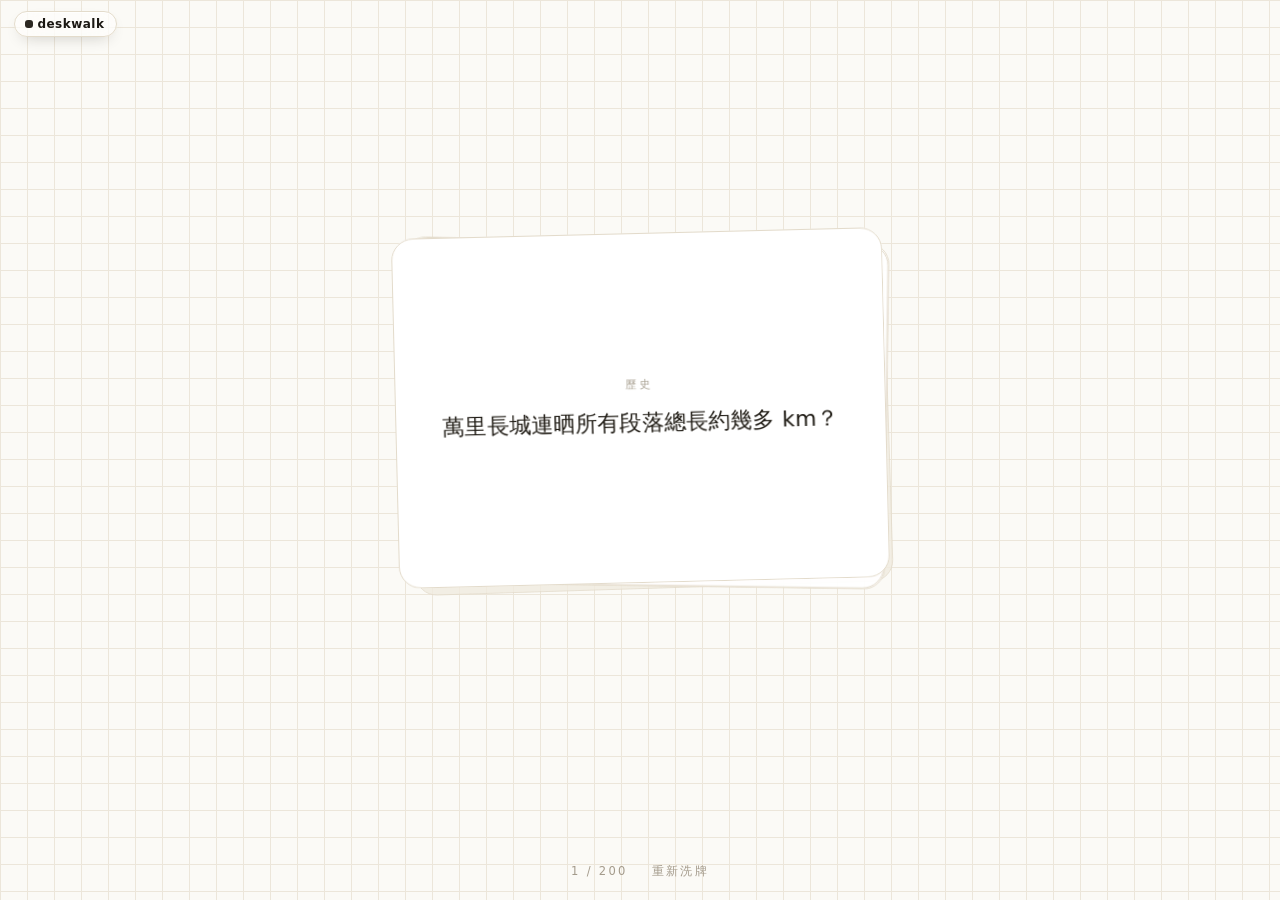
<file: overbid.html>
<!doctype html>
<html lang="zh-Hant">
  <head>
    <meta charset="utf-8" />
    <meta name="viewport" content="width=device-width, initial-scale=1, viewport-fit=cover" />
    <title>疊注賭盤 · 冷知識</title>
    <link rel="stylesheet" href="brand.css" />
    <link rel="stylesheet" href="proto-mono.css" />
    <style>
      :root {
        --card-solid: #FFFFFF;
        --card-edge: #F1ECE0;
        --ink-on-card: #1F1B14;
        --ink-on-card-faint: #A8A091;
        --ink-faint: #A49B8C;
        --serif: var(--sans);
      }
      html, body { height: 100%; }
      body {
        color: var(--ink);
        font-size: 16px;
        letter-spacing: 0.01em;
        overflow-x: hidden;
        min-height: 100vh;
      }

      .stage {
        max-width: 640px;
        margin: 0 auto;
        padding: 3.25rem 1.75rem 7rem;
        display: flex;
        flex-direction: column;
        min-height: 100vh;
      }

      /* ── 卡組 ──────────────────────────────── */
      .question-block {
        flex: 1;
        display: flex;
        flex-direction: column;
        justify-content: center;
        align-items: center;
        text-align: center;
        padding-bottom: 1.5rem;
      }
      .deck {
        /* 橫向卡：跟視窗闊度縮，高度上限保證唔使捲 */
        --deck-max-h: min(46vh, 22rem);
        position: relative;
        width: min(32rem, 90vw, calc(var(--deck-max-h) * 7 / 5));
        height: auto;
        max-height: var(--deck-max-h);
        aspect-ratio: 7 / 5;
        margin: 0 auto;
        perspective: 1400px;
      }
      .card {
        position: absolute;
        inset: 0;
        background: var(--card-solid);
        border: 1px solid var(--line);
        border-radius: 22px;
        box-shadow: var(--shadow);
        transition:
          transform 0.5s cubic-bezier(0.16, 1, 0.3, 1),
          opacity 0.45s ease;
      }
      /* 牌堆位置：0 = 面頂，1、2 疊喺下面等上場 */
      .card[data-pos="0"] {
        --dx: 0px;
        --dy: 0px;
        --tilt: 0deg;
        z-index: 3;
        /* 面頂張卡嘅「面」由 flipper 兩塊 face 負責，卡殼透明 */
        background: transparent;
        border-color: transparent;
        transform:
          translate3d(var(--dx), var(--dy), 0)
          rotate(calc(-1.4deg + var(--tilt)));
        cursor: grab;
        touch-action: none;
        user-select: none;
        -webkit-user-select: none;
        -webkit-tap-highlight-color: transparent;
      }
      .card[data-pos="1"] {
        transform: translate(4px, 5px) rotate(0.8deg) scale(0.985);
        opacity: 0.94;
        z-index: 2;
      }
      .card[data-pos="2"] {
        transform: translate(9px, 10px) rotate(-1.8deg) scale(0.97);
        background: var(--card-edge);
        opacity: 0.8;
        z-index: 1;
      }
      /* 抽走那張：沿掃出方向飛離牌堆，transform 由 JS 設定 */
      .card.gone {
        opacity: 0;
        z-index: 4;
        transition:
          transform 0.5s cubic-bezier(0.16, 1, 0.3, 1),
          opacity 0.26s ease 0.22s;
      }
      .card.dragging { transition: none; cursor: grabbing; }
      .card.no-anim { transition: none; }
      .card[data-pos="0"]:focus-visible {
        outline: 2px solid var(--accent);
        outline-offset: 4px;
      }

      /* 翻卡：正面題目，背面答案。
         用 keyframes 而唔係 transition，等卡喺翻嘅中途
         提起、放大少少，落返底先安定 —— 似真手翻卡。 */
      .flipper {
        position: absolute;
        inset: 0;
        transform-style: preserve-3d;
        transform: rotateY(0);
      }
      .flipper.flipped {
        transform: rotateY(180deg);
        animation: flipToBack 0.62s cubic-bezier(0.32, 0.4, 0.18, 1) both;
      }
      .flipper.flipback {
        transform: rotateY(0);
        animation: flipToFront 0.62s cubic-bezier(0.32, 0.4, 0.18, 1) both;
      }
      @keyframes flipToBack {
        0%   { transform: rotateY(0) translateY(0) scale(1); }
        45%  { transform: rotateY(88deg) translateY(-16px) scale(1.05); }
        100% { transform: rotateY(180deg) translateY(0) scale(1); }
      }
      @keyframes flipToFront {
        0%   { transform: rotateY(180deg) translateY(0) scale(1); }
        45%  { transform: rotateY(92deg) translateY(-16px) scale(1.05); }
        100% { transform: rotateY(0) translateY(0) scale(1); }
      }
      .face {
        position: absolute;
        inset: 0;
        display: flex;
        flex-direction: column;
        justify-content: center;
        align-items: center;
        gap: 0.7rem;
        padding: 1.5rem 2rem;
        text-align: center;
        background: var(--card-solid);
        border: 1px solid var(--line);
        border-radius: 22px;
        backface-visibility: hidden;
        -webkit-backface-visibility: hidden;
      }
      .face.back { transform: rotateY(180deg); }
      /* 答案面：頂部細字重覆題目 */
      .back-q {
        position: absolute;
        top: 1.15rem;
        left: 1.6rem;
        right: 1.6rem;
        font-family: var(--serif);
        font-size: 0.78rem;
        color: var(--ink-on-card-faint);
        line-height: 1.45;
        margin: 0;
      }

      .cat {
        font-size: 0.68rem;
        letter-spacing: 0.28em;
        text-transform: uppercase;
        color: var(--ink-on-card-faint);
        margin: 0;
      }
      .question {
        font-family: var(--serif);
        font-weight: 400;
        font-size: clamp(1.1rem, 3.6vw, 1.38rem);
        line-height: 1.6;
        color: var(--ink-on-card);
        margin: 0;
        text-wrap: balance;
      }
      .question.placeholder { color: var(--ink-on-card-faint); }
      .num {
        font-family: var(--serif);
        font-size: clamp(2.1rem, 7vw, 2.9rem);
        font-weight: 600;
        color: var(--accent);
        letter-spacing: -0.02em;
        line-height: 1.15;
        font-variant-numeric: lining-nums tabular-nums;
        margin: 0;
      }
      .num small {
        font-size: 1rem;
        font-weight: 500;
        color: var(--ink-on-card);
        margin-left: 0.25rem;
      }
      .note {
        font-family: var(--serif);
        font-size: 0.8rem;
        color: var(--ink-on-card-faint);
        margin: 0;
        max-width: 30ch;
        line-height: 1.55;
      }

      /* ── 頁腳 ──────────────────────────────── */
      .footer-info {
        position: fixed;
        bottom: 1.25rem;
        left: 0;
        right: 0;
        display: flex;
        justify-content: center;
        align-items: baseline;
        gap: 1.5rem;
        font-size: 0.72rem;
        letter-spacing: 0.2em;
        text-transform: uppercase;
        color: var(--ink-faint);
        pointer-events: none;
      }
      .reset {
        background: none;
        border: none;
        color: inherit;
        font: inherit;
        letter-spacing: inherit;
        text-transform: inherit;
        cursor: pointer;
        pointer-events: auto;
        padding: 0;
      }
      .reset:hover { color: var(--ink-soft); }

      /* ── 手機：卡片 + 按鈕一屏內 ────────────── */
      @media (max-width: 540px) {
        html { -webkit-text-size-adjust: 100%; text-size-adjust: 100%; }
        body { min-height: 100dvh; }

        .stage {
          max-width: none;
          width: 100%;
          height: 100dvh;
          max-height: 100dvh;
          min-height: 0;
          padding:
            max(3rem, calc(env(safe-area-inset-top) + 2.6rem))
            max(1rem, env(safe-area-inset-right))
            calc(2.75rem + env(safe-area-inset-bottom))
            max(1rem, env(safe-area-inset-left));
          display: grid;
          grid-template-rows: minmax(0, 1fr);
          overflow: hidden;
        }

        .question-block {
          flex: none;
          min-height: 0;
          padding-bottom: 0;
          overflow: hidden;
        }

        .deck {
          --deck-max-h: min(50dvh, 18rem, calc(100dvh - 8.5rem));
          width: min(92vw, 26rem, calc(var(--deck-max-h) * 7 / 5));
          height: auto;
          max-height: var(--deck-max-h);
        }

        .face { padding: 1rem 1.2rem; gap: 0.55rem; }
        .back-q { top: 0.85rem; left: 1.1rem; right: 1.1rem; font-size: 0.72rem; }

        .question {
          font-size: clamp(1rem, 4.4vw, 1.22rem);
          line-height: 1.5;
        }
        .num { font-size: clamp(1.8rem, 8vw, 2.3rem); }
        .note { font-size: 0.74rem; max-width: 100%; }

        .footer-info {
          bottom: max(0.5rem, env(safe-area-inset-bottom));
          font-size: 0.62rem;
          letter-spacing: 0.14em;
          gap: 1rem;
        }
      }

      @media (max-width: 540px) and (max-height: 680px) {
        .stage { padding-top: max(2.6rem, calc(env(safe-area-inset-top) + 2.3rem)); gap: 0.3rem; }
        .deck {
          --deck-max-h: min(40dvh, 14rem, calc(100dvh - 9.5rem));
          width: min(88vw, 22rem, calc(var(--deck-max-h) * 7 / 5));
        }
        .face { padding: 0.8rem 1rem; }
      }

      @media (prefers-reduced-motion: reduce) {
        .card { transition-duration: 0.01ms; }
        .flipper.flipped, .flipper.flipback { animation-duration: 0.01ms; }
      }
    </style>
  </head>
  <body>
    <a class="dw-mark" href="index.html">deskwalk</a>

    <main class="stage">
      <div class="question-block">
        <div class="deck" id="deck">
          <div class="card" data-pos="0" role="button" tabindex="0" aria-label="翻卡睇答案"></div>
          <div class="card" data-pos="1" aria-hidden="true"></div>
          <div class="card" data-pos="2" aria-hidden="true"></div>
        </div>
      </div>
    </main>

    <footer class="footer-info">
      <span id="deckCount"></span>
      <button class="reset" id="shuffleBtn" type="button">重新洗牌</button>
    </footer>

    <script>
      // ── 題庫 ──────────────────────────────────────────────
      // 以「估得出範圍、釘唔死」嘅紀錄/極端題為主，夾幾條低數字陷阱題調節奏。
      // 想改題：直接編呢個 array。u 係數字後面嘅單位。
      const BANK = [
        // 人體
        { c: "人體", q: "成年人全身有幾多塊骨？", a: "206", u: "塊", note: "陷阱題：太多人知，下注空間細。" },
        { c: "人體", q: "BB 出生時全身約有幾多塊骨？", a: "≈300", u: "塊", note: "長大後部分融合，先變成 206 塊。" },
        { c: "人體", q: "人腦大約有幾多億個神經元？", a: "≈860", u: "億", note: "同銀河系恆星數量同一個量級。" },
        { c: "人體", q: "成年人身體大約有幾多 % 係水？", a: "≈60", u: "%", note: "BB 更高，約 75%。" },
        { c: "人體", q: "成年人一日心臟大約跳幾多下？", a: "≈100,000", u: "下", note: "一年約 3,600 萬下。" },
        { c: "人體", q: "打乞嗤噴出嘅氣流時速最高可達約幾多？", a: "≈160", u: "km/h", note: "有研究話可達 100 mph。" },
        { c: "人體", q: "指甲一個月大約長幾多？", a: "≈3.5", u: "mm", note: "手指甲快過腳趾甲。" },
        { c: "人體", q: "人平均一日眨眼幾多次？", a: "≈17,000", u: "次", note: "每次約 0.1 至 0.4 秒，即係每日「閉眼」成個鐘。" },
        { c: "人體", q: "微笑要用幾多塊面部肌肉？", a: "≈17", u: "塊", note: "皺眉要 43 塊——笑其實慳力啲。" },
        { c: "人體", q: "人全身血管駁埋總長約幾多 km？", a: "≈100,000", u: "km", note: "可以圍地球兩個半圈。" },
        { c: "人體", q: "成年人平均一日放屁幾多次？", a: "≈14", u: "次", note: "10 至 20 次都算正常範圍。" },
        { c: "人體", q: "頭髮一個月大約長幾多 cm？", a: "≈1.3", u: "cm", note: "一年約 15 cm。" },
        { c: "人體", q: "打一個乞嗤最多可以噴出幾多滴飛沫？", a: "≈40,000", u: "滴", note: "所以要掩住口鼻。" },
        { c: "人體", q: "人一生心跳總數約幾多億次？", a: "≈30", u: "億次", note: "以 80 歲、每分鐘 70 下計。" },
        { c: "人體", q: "成年人身體大約有幾多兆個細胞？", a: "≈37", u: "兆個", note: "仲有差唔多數量嘅細菌住喺你身上。" },
        { c: "人體", q: "成年人個腦約重幾多 kg？", a: "≈1.4", u: "kg", note: "淨係佢就用咗全身約 20% 能量。" },
        { c: "人體", q: "人一日大約排幾多公升尿？", a: "≈1.5", u: "公升", note: "一年約 550 公升。" },
        { c: "人體", q: "人平均一晚發幾多個夢？", a: "≈5", u: "個", note: "淨係大部分朝早都唔記得。" },
        { c: "人體", q: "成人兩邊肺攤開嘅表面積約幾多平方米？", a: "≈70", u: "平方米", note: "接近半個網球場。" },
        { c: "人體", q: "人平均一日講幾多個字？", a: "≈16,000", u: "個字", note: "研究話男女其實差唔多。" },
        { c: "人體", q: "人體最細嘅骨（耳仔入面嘅鐙骨）約幾多 mm？", a: "≈3", u: "mm", note: "陷阱題：細到似粒米。" },
        { c: "人體", q: "人一生瞓覺總共瞓咗約幾多年？", a: "≈26", u: "年", note: "仲要加幾年係「想瞓瞓唔著」。" },
        { c: "人體", q: "成人條脷約有幾多個味蕾？", a: "≈10,000", u: "個", note: "每 10 至 14 日就更新一次。" },
        { c: "人體", q: "一個細胞入面嘅 DNA 拉直有約幾多米？", a: "≈2", u: "米", note: "全身加埋可以嚟回太陽幾十次。" },
        { c: "人體", q: "人一生分泌嘅口水總量約幾多公升？", a: "≈23,000", u: "公升", note: "夠裝滿一個小型泳池。" },

        // 動物
        { c: "動物", q: "獵豹最高時速約幾多？", a: "≈115", u: "km/h", note: "但只能維持幾十秒。" },
        { c: "動物", q: "蜂鳥心跳每分鐘最高約幾多下？", a: "≈1,200", u: "下", note: "人類靜止先約 70 下。" },
        { c: "動物", q: "藍鯨個心臟約重幾多？", a: "≈180", u: "kg", note: "細路仔可以爬得入條主動脈。" },
        { c: "動物", q: "藍鯨條脷約重幾多？", a: "≈2,700", u: "kg", note: "差唔多等於一隻成年大象。" },
        { c: "動物", q: "長頸鹿條頸有幾多塊頸椎？", a: "7", u: "塊", note: "陷阱題：同人類一樣得 7 塊，只係每塊超長。" },
        { c: "動物", q: "樹熊一日大約瞓幾多個鐘？", a: "≈20", u: "個鐘", note: "食尤加利葉好難消化，慳返力氣。" },
        { c: "動物", q: "大象懷孕大約幾多個月？", a: "≈22", u: "個月", note: "哺乳類之中最長之一。" },
        { c: "動物", q: "蟑螂俾人斬咗頭大約仲捱到幾多日？", a: "≈7", u: "日", note: "唔係即死，最後係渴死/餓死。" },
        { c: "動物", q: "鴕鳥一隻蛋約重幾多？", a: "≈1.4", u: "kg", note: "現存最大嘅鳥蛋。" },
        { c: "動物", q: "蝸牛（齒舌）大約有幾多隻「牙」？", a: "≈14,000", u: "隻", note: "部分品種超過 20,000。" },
        { c: "動物", q: "八爪魚有幾多個心臟？", a: "3", u: "個", note: "陷阱題：兩個泵鰓、一個泵全身。" },
        { c: "動物", q: "八爪魚全身總共有幾多個「腦」？", a: "9", u: "個", note: "中央一個，八條手臂每條一個。" },
        { c: "動物", q: "一隻工蜂一生總共釀到幾多克蜜糖？", a: "≈0.4", u: "克", note: "陷阱題：得 1/12 茶匙咁少。" },
        { c: "動物", q: "長頸鹿一日通常瞓幾多個鐘？", a: "≈2", u: "個鐘", note: "有時得半個鐘，仲要企住瞓。" },
        { c: "動物", q: "藍鯨叫聲最大有幾多分貝？", a: "≈188", u: "dB", note: "大聲過飛機引擎，隔幾百公里都聽到。" },
        { c: "動物", q: "貓平均一日瞓幾多個鐘？", a: "≈16", u: "個鐘", note: "即係一生有三分之二喺度瞓。" },
        { c: "動物", q: "樹懶消化一餐樹葉要幾多日？", a: "≈30", u: "日", note: "全動物界最慢嘅消化系統之一。" },
        { c: "動物", q: "蜂鳥拍翼每秒約幾多下？", a: "≈50", u: "下", note: "求偶時可以去到 80 下。" },
        { c: "動物", q: "帝企鵝最深可以潛到幾多米？", a: "≈500", u: "米", note: "仲可以閉氣超過 20 分鐘。" },
        { c: "動物", q: "北極燕鷗一年遷徙來回飛約幾多 km？", a: "≈90,000", u: "km", note: "一生飛嘅距離等於嚟回月球三次。" },
        { c: "動物", q: "蚊有幾多隻「牙」？", a: "47", u: "隻", note: "口器邊緣嘅細齒，用嚟鋸開皮膚。" },
        { c: "動物", q: "大象一日要食幾多 kg 植物？", a: "≈150", u: "kg", note: "一日花 16 個鐘淨係食。" },
        { c: "動物", q: "河馬跑步時速有幾多？", a: "≈30", u: "km/h", note: "短距離跑贏大部分人類。" },
        { c: "動物", q: "螞蟻可以抬起自己體重約幾多倍？", a: "≈50", u: "倍", note: "等於一個人托起一架私家車。" },
        { c: "動物", q: "跳蚤一跳可以跳自己身長約幾多倍？", a: "≈200", u: "倍", note: "等於人一跳跳過兩個足球場。" },
        { c: "動物", q: "鯊魚一生換幾多隻牙？", a: "≈30,000", u: "隻", note: "爛一隻補一隻，成世唔使睇牙醫。" },
        { c: "動物", q: "貓頭鷹個頭最多可以扭幾多度？", a: "270", u: "度", note: "因為對眼球郁唔到，唯有扭頭。" },
        { c: "動物", q: "變色龍條脷係身體長度嘅幾多倍？", a: "≈2", u: "倍", note: "彈出嚟嗰下加速度勁過火箭。" },
        { c: "動物", q: "蜻蜓一隻複眼有幾多個「小眼」？", a: "≈30,000", u: "個", note: "所以幾乎 360 度冇死角。" },
        { c: "動物", q: "狗嘅嗅覺靈敏度係人類約幾多倍？", a: "≈10,000", u: "倍", note: "有科學家話某啲氣味可達 10 萬倍。" },

        // 紀錄
        { c: "紀錄", q: "史上最高嘅人 Robert Wadlow 最終身高幾多？", a: "272", u: "cm", note: "美國人，22 歲離世時仍在長高。" },
        { c: "紀錄", q: "史上最矮成年男性約幾多？", a: "≈54.6", u: "cm", note: "尼泊爾 Chandra Bahadur Dangi。" },
        { c: "紀錄", q: "Joey Chestnut 10 分鐘食最多熱狗紀錄約幾多條？", a: "76", u: "條", note: "2021 年紀錄，或已被刷新。" },
        { c: "紀錄", q: "史上最長頭髮約幾多米？", a: "≈5.6", u: "米", note: "中國謝秋萍，量度時已留咗幾十年。" },
        { c: "紀錄", q: "有人連續打嗝最長維持咗幾多年？", a: "68", u: "年", note: "Charles Osborne，1922–1990。" },
        { c: "紀錄", q: "有紀錄唔瞓覺最長約幾多個鐘？", a: "≈264", u: "個鐘", note: "即約 11 日（Randy Gardner）。" },
        { c: "紀錄", q: "世界最辣辣椒 Pepper X 約幾多萬 SHU？", a: "≈269", u: "萬 SHU", note: "普通指天椒得約 5 萬。" },
        { c: "紀錄", q: "最長壽嘅貓活到幾多歲？", a: "38", u: "歲", note: "美國嘅 Creme Puff。" },
        { c: "紀錄", q: "世界最重南瓜約幾多？", a: "≈1,280", u: "kg", note: "2025 年英國新紀錄 1,278.8 kg，逐年刷新。" },
        { c: "紀錄", q: "史上最長壽嘅人（Jeanne Calment）活到幾多歲？", a: "122", u: "歲", note: "法國人，1875–1997，紀錄至今未破。" },
        { c: "紀錄", q: "世界最長指甲（女）全部加埋約幾多米？", a: "≈13", u: "米", note: "Diana Armstrong，超過 25 年冇剪。" },
        { c: "紀錄", q: "世界最高嘅狗膊頭高約幾多 cm？", a: "≈101", u: "cm", note: "美國大丹犬 Reggie。" },
        { c: "紀錄", q: "世界最細嘅狗高約幾多 cm？", a: "≈9", u: "cm", note: "吉娃娃 Pearl，矮過一罐可樂。" },
        { c: "紀錄", q: "世界最長脷（女）由脷尖到上唇約幾多 cm？", a: "≈9.8", u: "cm", note: "美國 Chanel Tapper。" },
        { c: "紀錄", q: "人類閉氣最耐嘅紀錄約幾多分鐘？", a: "≈24", u: "分鐘", note: "賽前吸咗純氧先做到；普通人一兩分鐘。" },
        { c: "紀錄", q: "史上最大塊 pizza 面積約幾多平方米？", a: "≈1,300", u: "平方米", note: "2023 年洛杉磯，切咗 6 萬幾件。" },
        { c: "紀錄", q: "史上最重嘅人體重約幾多 kg？", a: "≈635", u: "kg", note: "美國 Jon Brower Minnoch。" },
        { c: "紀錄", q: "史上最長鬍鬚約幾多米？", a: "≈5.3", u: "米", note: "挪威裔美國人 Hans Langseth。" },
        { c: "紀錄", q: "扭計骰（3×3）最快紀錄係幾多秒？", a: "≈3.1", u: "秒", note: "Max Park 3.13 秒，或已被刷新。" },
        { c: "紀錄", q: "男子 100 米世界紀錄係幾多秒？", a: "9.58", u: "秒", note: "保特 2009 年，掛住咗成十幾年。" },
        { c: "紀錄", q: "史上最快全馬跑咗約幾多分鐘？", a: "≈121", u: "分鐘", note: "2 小時 35 秒，Kelvin Kiptum 2023。" },
        { c: "紀錄", q: "平板支撐（plank）最耐嘅紀錄約幾多個鐘？", a: "≈9.5", u: "個鐘", note: "諗起都覺得核心痛。" },
        { c: "紀錄", q: "史上最貴嘅畫拍賣咗約幾多億美元？", a: "≈4.5", u: "億美元", note: "達文西《救世主》，2017 年。" },
        { c: "紀錄", q: "人力踩單車最快時速紀錄約幾多？", a: "≈296", u: "km/h", note: "跟喺賽車後面破風先做到。" },
        { c: "紀錄", q: "紙飛機擲得最遠嘅紀錄約幾多米？", a: "≈88", u: "米", note: "接近一個足球場咁長。" },

        // 自然 / 地理
        { c: "自然", q: "珠穆朗瑪峰高約幾多米？", a: "8,849", u: "米", note: "2020 中尼聯合公布新高度。" },
        { c: "自然", q: "馬里亞納海溝最深約幾多米？", a: "≈10,935", u: "米", note: "深過珠峰嘅高度。" },
        { c: "自然", q: "閃電通道瞬間溫度可達約幾多？", a: "≈30,000", u: "°C", note: "約係太陽表面溫度嘅 5 倍。" },
        { c: "自然", q: "地球赤道周長約幾多？", a: "≈40,075", u: "km", note: "所以一秒等於光走 7.5 個圈。" },
        { c: "自然", q: "世界最高瀑布安赫爾瀑布落差約幾多米？", a: "≈979", u: "米", note: "位於委內瑞拉。" },
        { c: "自然", q: "世界最長河（尼羅河）約幾多 km？", a: "≈6,650", u: "km", note: "亞馬遜河同佢爭第一。" },
        { c: "自然", q: "撒哈拉沙漠面積約幾多萬平方公里？", a: "≈920", u: "萬 km²", note: "差唔多成個中國咁大。" },
        { c: "自然", q: "死海湖面低過海平面約幾多米？", a: "≈430", u: "米", note: "地球陸地最低點，仲越嚟越低。" },
        { c: "自然", q: "一朵普通嘅積雲重約幾多噸？", a: "≈500", u: "噸", note: "等於 100 隻大象浮喺你頭頂。" },
        { c: "自然", q: "全球平均一日有幾多萬次閃電？", a: "≈800", u: "萬次", note: "即係每秒約 100 次。" },
        { c: "自然", q: "亞馬遜河每秒有幾多萬立方米水流入大海？", a: "≈21", u: "萬立方米", note: "佔全球河流入海淡水約五分一。" },
        { c: "自然", q: "世界最高嘅樹（美國紅杉）高約幾多米？", a: "≈116", u: "米", note: "高過自由神像成截。" },
        { c: "自然", q: "世界最大單一生物（俄勒岡蜜環菌）佔地約幾多 km²？", a: "≈9", u: "km²", note: "一整片森林地下其實係同一條菌。" },
        { c: "自然", q: "地球最凍紀錄係零下幾多度？", a: "≈89", u: "°C", note: "南極 Vostok 站，1983 年。" },
        { c: "自然", q: "地球最熱紀錄係幾多度？", a: "≈57", u: "°C", note: "美國死亡谷，1913 年。" },
        { c: "自然", q: "珠穆朗瑪峰每年仲長高緊約幾多 mm？", a: "≈4", u: "mm", note: "板塊仲喺度推。" },
        { c: "自然", q: "海洋最深處嘅水壓係海面約幾多倍？", a: "≈1,100", u: "倍", note: "等於千幾架車疊喺你身上。" },
        { c: "自然", q: "全球海洋有幾多 % 未被人類詳細探索過？", a: "≈80", u: "%", note: "我哋對月球表面仲熟過對海底。" },
        { c: "自然", q: "貝加爾湖儲咗全球地表淡水約幾多 %？", a: "≈20", u: "%", note: "一個湖已經係五分之一。" },
        { c: "自然", q: "大堡礁全長約幾多 km？", a: "≈2,300", u: "km", note: "太空都望到嘅生物結構。" },

        // 太空
        { c: "太空", q: "太陽光去到地球要幾多分鐘？", a: "≈8", u: "分鐘", note: "你見到嘅太陽永遠係 8 分鐘前嘅。" },
        { c: "太空", q: "月球離地球約幾多萬 km？", a: "≈38", u: "萬 km", note: "塞得落太陽系其餘七大行星。" },
        { c: "太空", q: "金星自轉一日等於地球幾多日？", a: "≈243", u: "日", note: "佢一日仲長過佢一年（225 日）。" },
        { c: "太空", q: "木星入面可以塞幾多個地球？", a: "≈1,300", u: "個", note: "太陽系最大行星，冇之一。" },
        { c: "太空", q: "太陽佔咗成個太陽系總質量幾多 %？", a: "≈99.9", u: "%", note: "八大行星加埋唔夠 0.2%。" },
        { c: "太空", q: "國際太空站時速約幾多 km？", a: "≈28,000", u: "km/h", note: "90 分鐘圍地球一個圈。" },
        { c: "太空", q: "國際太空站上面一日可以睇到幾多次日出？", a: "16", u: "次", note: "所以太空人跟時間表唔跟太陽。" },
        { c: "太空", q: "一茶匙中子星物質重約幾多億噸？", a: "≈40", u: "億噸", note: "成座山壓縮落一羹度。" },
        { c: "太空", q: "航行者 1 號而家離地球約幾多億 km？", a: "≈250", u: "億 km", note: "人類飛得最遠嘅物件，仲喺度飛緊。" },
        { c: "太空", q: "銀河系直徑約幾多萬光年？", a: "≈10", u: "萬光年", note: "入面有一二千億粒恆星。" },
        { c: "太空", q: "火星最大火山奧林帕斯山高約幾多 km？", a: "≈22", u: "km", note: "珠峰兩倍半，太陽系最高。" },
        { c: "太空", q: "太空人喺無重狀態住幾個月會高咗約幾多 cm？", a: "≈5", u: "cm", note: "脊椎鬆返開；返地球慢慢縮返。" },
        { c: "太空", q: "月球每年離地球遠緊約幾多 cm？", a: "≈3.8", u: "cm", note: "同你手指甲生長速度差唔多。" },
        { c: "太空", q: "水星一年（圍太陽一圈）得幾多個地球日？", a: "88", u: "日", note: "喺水星你每三個月大一歲。" },
        { c: "太空", q: "土星光環直徑約幾多萬 km？", a: "≈28", u: "萬 km", note: "但厚度平均得幾十米。" },
        { c: "太空", q: "一套 NASA 太空衣造價約幾多萬美元？", a: "≈1,200", u: "萬美元", note: "其實係一架人形太空船。" },
        { c: "太空", q: "到而家為止總共有幾多人上過太空？", a: "≈700", u: "人", note: "計 100 km 卡門線標準，數口有出入。" },
        { c: "太空", q: "阿波羅太空人總共留低咗幾多袋屎喺月球？", a: "96", u: "袋", note: "科學家真係想攞返嚟研究啲細菌。" },
        { c: "太空", q: "光速每秒約幾多萬 km？", a: "≈30", u: "萬 km", note: "一秒圍地球七個半圈。" },
        { c: "太空", q: "每年約有幾多噸太空塵埃跌落地球？", a: "≈5,000", u: "噸", note: "你屋企啲塵可能有一忽係宇宙嚟。" },

        // 食物
        { c: "食物", q: "一個菠蘿由種到收成要幾多年？", a: "≈2", u: "年", note: "食嗰兩分鐘記住心存感激。" },
        { c: "食物", q: "考古發現最老仲食得嘅蜜糖有幾多千年歷史？", a: "≈3", u: "千年", note: "埃及古墓出土，蜜糖基本上唔會變壞。" },
        { c: "食物", q: "全球每年幾多 % 嘅榛子係俾 Nutella 用咗？", a: "≈25", u: "%", note: "四粒榛子就有一粒落咗醬。" },
        { c: "食物", q: "沖一杯 espresso 大約要幾多粒咖啡豆？", a: "≈70", u: "粒", note: "一棵咖啡樹一年得約一磅豆。" },
        { c: "食物", q: "麥當勞全球每秒賣出約幾多個漢堡？", a: "≈75", u: "個", note: "一日即係六百幾萬個。" },
        { c: "食物", q: "日本夕張蜜瓜拍賣最高紀錄一對賣咗約幾多萬港紙？", a: "≈35", u: "萬港紙", note: "2019 年，500 萬日圓一對。" },
        { c: "食物", q: "全世界一年食咗幾多億隻雞？", a: "≈700", u: "億隻", note: "係地球人口嘅九倍。" },
        { c: "食物", q: "蜜蜂要採幾多萬朵花先釀到一磅蜜糖？", a: "≈200", u: "萬朵", note: "所以叫辛勤嘅小蜜蜂。" },
        { c: "食物", q: "全球一年食咗幾多億份即食麵？", a: "≈1,200", u: "億份", note: "平均每人一年 15 份。" },
        { c: "食物", q: "全世界有幾多種芝士？", a: "≈1,800", u: "種", note: "法國人話淨係佢哋都過千種。" },
        { c: "食物", q: "意大利人平均一年食幾多 kg 意粉？", a: "≈23", u: "kg", note: "即係日日一碟都唔止。" },
        { c: "食物", q: "世界最貴香料藏紅花一公斤約幾多萬港紙？", a: "≈5", u: "萬港紙", note: "要人手摘十幾萬朵花先夠一公斤。" },
        { c: "食物", q: "舔完一個單球雪糕平均要舔幾多下？", a: "≈50", u: "下", note: "有大學真係研究過。" },
        { c: "食物", q: "整 1 kg 朱古力大約要幾多粒可可豆？", a: "≈900", u: "粒", note: "一棵可可樹一年產量得幾磅朱古力。" },
        { c: "食物", q: "食幾多隻香蕉嘅輻射量先等於照一次胸肺 X 光？", a: "≈1,000", u: "隻", note: "香蕉含鉀-40，有輕微天然輻射。" },

        // 香港
        { c: "香港", q: "港鐵重鐵網絡有幾多個車站？", a: "99", u: "個", note: "連埋高鐵西九龍站；輕鐵另計 68 個。" },
        { c: "香港", q: "香港有幾多架叮叮電車？", a: "≈165", u: "架", note: "全球最大嘅雙層電車車隊。" },
        { c: "香港", q: "獅子山高幾多米？", a: "495", u: "米", note: "唔夠 500，好多人估高咗。" },
        { c: "香港", q: "香港最高峰大帽山高幾多米？", a: "957", u: "米", note: "陷阱題：唔係獅子山亦唔係太平山。" },
        { c: "香港", q: "香港總共有幾多個島？", a: "≈263", u: "個", note: "計 500 平方米以上嘅島。" },
        { c: "香港", q: "天星小輪行咗約幾多年？", a: "≈128", u: "年", note: "1898 年開航，全球最平嘅世界級渡輪之一。" },
        { c: "香港", q: "青馬大橋主跨長幾多米？", a: "1,377", u: "米", note: "起好嗰陣係全球最長行車鐵路雙用吊橋。" },
        { c: "香港", q: "香港最高嘅大廈 ICC 有幾多層？", a: "118", u: "層", note: "484 米高。" },
        { c: "香港", q: "香港有幾多架的士？", a: "≈18,000", u: "架", note: "紅、綠、藍加埋；數目幾十年冇點加過。" },
        { c: "香港", q: "香港有幾多間 7-Eleven？", a: "≈1,000", u: "間", note: "密度全球數一數二。" },
        { c: "香港", q: "香港全港有幾多部升降機？", a: "≈70,000", u: "部", note: "都市傳說話香港係「升降機之城」唔係浪得虛名。" },
        { c: "香港", q: "港鐵最深嘅香港大學站月台喺地底幾多米？", a: "≈70", u: "米", note: "成座 20 幾層樓咁深。" },
        { c: "香港", q: "山頂纜車行咗約幾多年？", a: "≈138", u: "年", note: "1888 年通車，亞洲第一條纜索鐵路。" },
        { c: "香港", q: "香港有幾多間麥當勞？", a: "≈250", u: "間", note: "仲有廿幾間係 24 小時。" },
        { c: "香港", q: "維多利亞港最窄處（鯉魚門）闊約幾多米？", a: "≈900", u: "米", note: "游水過去都唔算好遠——但唔好試。" },
        { c: "香港", q: "香港人一日總共飲幾多萬杯港式奶茶？", a: "≈250", u: "萬杯", note: "業界估計，即係三個人就有一個今日飲咗。" },
        { c: "香港", q: "昂坪 360 纜車全長約幾多 km？", a: "≈5.7", u: "km", note: "亞洲最長嘅雙纜索纜車之一。" },
        { c: "香港", q: "天壇大佛連基座高約幾多米？", a: "≈34", u: "米", note: "全球最高嘅戶外青銅坐佛之一。" },
        { c: "香港", q: "紅隧一日車流約幾多萬架次？", a: "≈11", u: "萬架次", note: "設計容量得 8 萬。" },
        { c: "香港", q: "香港旅客最多嗰年有幾多萬人次？", a: "≈6,500", u: "萬人次", note: "2018 年高峰，係人口嘅九倍。" },

        // 歷史
        { c: "歷史", q: "起大金字塔用咗約幾多年？", a: "≈20", u: "年", note: "動用咗幾萬人。" },
        { c: "歷史", q: "大金字塔用咗約幾多萬嚿石？", a: "≈230", u: "萬嚿", note: "平均每嚿 2.5 噸。" },
        { c: "歷史", q: "萬里長城連晒所有段落總長約幾多 km？", a: "≈21,000", u: "km", note: "係香港去倫敦距離嘅兩倍。" },
        { c: "歷史", q: "秦始皇兵馬俑至今出土咗約幾多個？", a: "≈8,000", u: "個", note: "每個面口都唔同。" },
        { c: "歷史", q: "史上最短嘅戰爭打咗幾多分鐘？", a: "≈38", u: "分鐘", note: "1896 年英國 vs 桑給巴爾。" },
        { c: "歷史", q: "「百年戰爭」實際打咗幾多年？", a: "116", u: "年", note: "陷阱題：唔係 100 年。" },
        { c: "歷史", q: "鐵達尼號沉沒嗰晚有幾多人生還？", a: "≈710", u: "人", note: "船上有 2,200 幾人。" },
        { c: "歷史", q: "拿破崙實際有幾多 cm 高？", a: "≈168", u: "cm", note: "陷阱題：其實係當年法國平均身高。" },
        { c: "歷史", q: "牛津大學教書教咗約幾多年？", a: "≈930", u: "年", note: "老過阿茲特克帝國成幾百年。" },
        { c: "歷史", q: "羅馬鬥獸場可以坐幾多人？", a: "≈50,000", u: "人", note: "同香港大球場差唔多。" },
        { c: "歷史", q: "《蒙羅麗莎》幅畫高幾多 cm？", a: "77", u: "cm", note: "陷阱題：親眼見過都話「咁細張？」" },
        { c: "歷史", q: "倫敦大笨鐘個鐘重約幾多噸？", a: "≈13.7", u: "噸", note: "大笨鐘其實係個鐘嘅名，唔係座塔。" },

        // 科技
        { c: "科技", q: "世界第一部電子電腦 ENIAC 重約幾多噸？", a: "≈27", u: "噸", note: "你部手機運算力係佢幾千萬倍。" },
        { c: "科技", q: "1956 年 IBM 第一隻硬碟容量得幾多 MB？", a: "5", u: "MB", note: "有成個雪櫃咁大，要用飛機運。" },
        { c: "科技", q: "全球一日 Google 搜尋約幾多億次？", a: "≈85", u: "億次", note: "平均每人每日一次。" },
        { c: "科技", q: "YouTube 每分鐘俾人上載幾多個鐘嘅片？", a: "≈500", u: "個鐘", note: "你一世都睇唔完一日嘅上載量。" },
        { c: "科技", q: "1983 年第一部商用手提電話賣幾多美元？", a: "≈4,000", u: "美元", note: "Motorola「大水壺」，講半個鐘就冇電。" },
        { c: "科技", q: "全球而家有幾多億部智能手機喺度用緊？", a: "≈70", u: "億部", note: "差唔多人手一部。" },
        { c: "科技", q: "全球 email 有幾多 % 係垃圾郵件？", a: "≈45", u: "%", note: "接近一半。" },
        { c: "科技", q: "世界第一個網站係幾多年前上線？", a: "≈35", u: "年前", note: "1991 年，CERN，而家仲上到。" },
        { c: "科技", q: "全球海底電纜總長約幾多萬 km？", a: "≈140", u: "萬 km", note: "可以圍地球 35 個圈。" },
        { c: "科技", q: "全球跨洲互聯網流量有幾多 % 係行海底電纜？", a: "≈99", u: "%", note: "陷阱題：唔係衛星。" },
        { c: "科技", q: "阿波羅登月電腦嘅記憶體（RAM）得幾多 KB？", a: "≈4", u: "KB", note: "你部手機係佢一百萬倍以上。" },
        { c: "科技", q: "Bitcoin 總發行上限係幾多萬粒？", a: "2,100", u: "萬粒", note: "寫死喺程式碼度，一粒都唔會多。" },
        { c: "科技", q: "而家有幾多個運作中嘅人造衛星喺地球軌道？", a: "≈12,000", u: "個", note: "Starlink 一間公司佔咗一半以上。" },

        // 雜項
        { c: "雜項", q: "埃菲爾鐵塔連天線高約幾多米？", a: "≈330", u: "米", note: "天氣熱膨脹時仲會高多 15 cm。" },
        { c: "雜項", q: "自由神像連底座高約幾多米？", a: "≈93", u: "米", note: "神像本身得約 46 米。" },
        { c: "雜項", q: "鋼琴有幾多個琴鍵？", a: "88", u: "個", note: "陷阱題：52 白 + 36 黑。" },
        { c: "雜項", q: "麥當勞全球大約有幾多間分店？", a: "≈40,000", u: "間", note: "遍佈超過 100 個國家。" },
        { c: "雜項", q: "一年大約有幾多秒？", a: "≈3,153", u: "萬秒", note: "31,536,000 秒（平年）。" },
        { c: "雜項", q: "一副 52 張啤牌嘅排列組合寫出嚟有幾多個位數字？", a: "68", u: "個位", note: "每次洗勻嘅牌序好可能係宇宙史上第一次出現。" },
        { c: "雜項", q: "全世界一日飲咗幾多億杯可口可樂公司飲品？", a: "≈19", u: "億杯", note: "每四個地球人就有一杯。" },
        { c: "雜項", q: "一支鉛筆可以連續畫幾多 km 嘅線？", a: "≈56", u: "km", note: "或者寫 45,000 個英文字。" },
        { c: "雜項", q: "世界上而家有幾多種語言？", a: "≈7,000", u: "種", note: "平均每兩星期就有一種消失。" },
        { c: "雜項", q: "全球平均每人擁有幾多粒 LEGO？", a: "≈86", u: "粒", note: "LEGO 係全球最大嘅「車呔製造商」——每年幾億條迷你呔。" },
        { c: "雜項", q: "《牛津英語詞典》收錄約幾多萬個詞？", a: "≈60", u: "萬個", note: "普通人日常用得約 2 萬個。" },
        { c: "雜項", q: "史上最貴車牌（杜拜「P7」）賣咗約幾多億港紙？", a: "≈1.2", u: "億港紙", note: "2023 年拍賣，夠買成層山頂豪宅。" },
        { c: "雜項", q: "一架波音 747 有幾多萬個零件？", a: "≈600", u: "萬個", note: "由幾千間供應商夾埋。" },
        { c: "雜項", q: "全球平均一日出生幾多萬個 BB？", a: "≈37", u: "萬個", note: "即係每秒 4 個。" },
        { c: "雜項", q: "全世界大約有幾多億隻狗？", a: "≈9", u: "億隻", note: "大部分其實係流浪狗。" },
        { c: "雜項", q: "一張紙對摺最多次嘅紀錄係幾多次？", a: "12", u: "次", note: "陷阱題：理論話 7 次，有位學生用長紙摺到 12。" },
        { c: "雜項", q: "史上最大顆鑽石原石（Cullinan）有幾多卡？", a: "3,106", u: "卡", note: "切開後有幾粒鑲咗喺英國王冠。" },
        { c: "雜項", q: "羅浮宮一年有幾多萬人參觀？", a: "≈900", u: "萬人", note: "八成人係為咗睇蒙羅麗莎。" },
        { c: "雜項", q: "奧運「金」牌其實含幾多克金？", a: "6", u: "克", note: "陷阱題：其餘 500 幾克係銀。" },
        { c: "雜項", q: "而家全球人口約幾多億？", a: "≈82", u: "億", note: "2026 年估算。" },
      ];

      // --- Deck ---------------------------------------------------------
      const deckEl  = document.getElementById("deck");
      const countEl = document.getElementById("deckCount");

      let pool = [];       // 未抽的題目，抽完自動重洗
      let drawn = 0;       // 這副牌已抽的題數
      let order = [...deckEl.querySelectorAll(".card")];  // order[0] = 面頂那張
      let onDeck = null;   // 已經寫喺 order[1] 度、下一張會上場的題目
      let busy = false;

      function shuffle(a) {
        for (let i = a.length - 1; i > 0; i--) {
          const j = Math.floor(Math.random() * (i + 1));
          [a[i], a[j]] = [a[j], a[i]];
        }
        return a;
      }
      function refill() {
        pool = shuffle(BANK.slice());
        drawn = 0;
      }
      function renderCount() {
        countEl.textContent = `${drawn} / ${BANK.length}`;
      }

      // 正面題目，背面答案；tap 翻轉
      function faceHTML(pick) {
        return `<div class="flipper">
              <div class="face front">
                <p class="cat">${pick.c}</p>
                <p class="question">${pick.q}</p>
              </div>
              <div class="face back" aria-hidden="true">
                <p class="back-q">${pick.q}</p>
                <p class="num">${pick.a}${pick.u ? ` <small>${pick.u}</small>` : ""}</p>
                ${pick.note ? `<p class="note">${pick.note}</p>` : ""}
              </div>
            </div>`;
      }

      function applyRoles() {
        order.forEach((c, i) => {
          c.dataset.pos = i;
          if (i === 0) {
            c.setAttribute("role", "button");
            c.setAttribute("tabindex", "0");
            c.setAttribute("aria-label", "翻卡睇答案");
            c.removeAttribute("aria-hidden");
          } else {
            c.removeAttribute("role");
            c.removeAttribute("tabindex");
            c.removeAttribute("aria-label");
            c.setAttribute("aria-hidden", "true");
          }
        });
      }

      // 下一題預先寫喺牌堆第二張度（答案喺背面），掃開面頂張即刻見到。
      function preload() {
        if (!pool.length) refill();
        onDeck = pool.pop();
        order[1].innerHTML = faceHTML(onDeck);
      }

      let flipLock = false;   // 翻到一半唔好再翻，動畫會跳格
      function flip() {
        if (busy || flipLock) return;
        const flipper = order[0].querySelector(".flipper");
        if (!flipper) return;
        const toBack = !flipper.classList.contains("flipped");
        flipper.classList.toggle("flipped", toBack);
        flipper.classList.toggle("flipback", !toBack);
        const back = flipper.querySelector(".face.back");
        if (back) back.setAttribute("aria-hidden", String(!toBack));
        order[0].setAttribute("aria-label", toBack ? "返回題目" : "翻卡睇答案");
        flipLock = true;
        setTimeout(() => { flipLock = false; }, 480);
      }

      // 抽下一題：面頂那張飛走，下面牌堆嗰張（已經寫好題目）升上嚟。
      // ux / uy = 飛走方向（掃出嘅向量），預設向上。
      function next(ux = 0, uy = -1) {
        if (busy) return;
        if (!onDeck) preload();
        drawn++;
        busy = true;

        const outgoing = order[0];

        const len = Math.hypot(ux, uy) || 1;
        const dist = Math.max(deckEl.offsetWidth, deckEl.offsetHeight) * 1.5;
        outgoing.classList.remove("dragging");
        outgoing.classList.add("gone");
        outgoing.style.transform =
          `translate3d(${(ux / len * dist).toFixed(0)}px, ${(uy / len * dist).toFixed(0)}px, 0)` +
          ` rotate(${(ux / len * 16 - 4).toFixed(1)}deg) scale(1.02)`;

        order = [order[1], order[2], order[0]];
        applyRoles();
        renderCount();

        // 面頂換咗之後，即刻再排定下一題喺第二張牌
        onDeck = null;
        preload();

        const wait = matchMedia("(prefers-reduced-motion: reduce)").matches ? 0 : 480;
        setTimeout(() => {
          // 飛走那張洗返落牌堆底
          outgoing.classList.add("no-anim");
          outgoing.classList.remove("gone");
          outgoing.style.transform = "";
          ["--dx", "--dy", "--tilt"].forEach(v => outgoing.style.removeProperty(v));
          outgoing.innerHTML = "";
          void outgoing.offsetWidth;
          outgoing.classList.remove("no-anim");
          busy = false;
        }, wait);
      }

      // --- 點一下翻卡 / 掃一下下一題 --------------------------------
      const SWIPE = 52;   // 掃夠這個距離就抽牌
      const SLOP  = 8;    // 超過這個距離就當作掃，不再當作點擊
      let drag = null;

      function setDrag(card, dx, dy) {
        card.style.setProperty("--dx", dx.toFixed(1) + "px");
        card.style.setProperty("--dy", dy.toFixed(1) + "px");
        card.style.setProperty("--tilt", (dx / 26).toFixed(2) + "deg");
      }
      const onTop = t => order[0] === t || order[0].contains(t);

      deckEl.addEventListener("pointerdown", e => {
        if (busy || e.button > 0 || !onTop(e.target)) return;
        const card = order[0];
        drag = { x: e.clientX, y: e.clientY, id: e.pointerId, card, moved: false };
        try { card.setPointerCapture(e.pointerId); } catch {}
        card.classList.add("dragging");
      });

      deckEl.addEventListener("pointermove", e => {
        if (!drag || e.pointerId !== drag.id) return;
        const dx = e.clientX - drag.x;
        const dy = e.clientY - drag.y;
        if (Math.abs(dx) > SLOP || Math.abs(dy) > SLOP) drag.moved = true;
        setDrag(drag.card, dx * 0.85, dy * 0.5);
      });

      deckEl.addEventListener("pointerup", e => {
        if (!drag || e.pointerId !== drag.id) return;
        const dx = e.clientX - drag.x;
        const dy = e.clientY - drag.y;
        const card = drag.card;
        deckEl.dataset.swiped = drag.moved ? "1" : "";
        drag = null;
        card.classList.remove("dragging");
        if (Math.hypot(dx, dy) >= SWIPE) {
          next(dx, dy);              // 掃出 = 下一題，沿住掃出方向飛走
        } else {
          setDrag(card, 0, 0);       // 未夠距離就彈返原位
        }
      });

      deckEl.addEventListener("pointercancel", e => {
        if (!drag || e.pointerId !== drag.id) return;
        const card = drag.card;
        drag = null;
        card.classList.remove("dragging");
        setDrag(card, 0, 0);
      });

      deckEl.addEventListener("click", e => {
        if (!onTop(e.target)) return;
        if (deckEl.dataset.swiped) { deckEl.dataset.swiped = ""; return; }  // 掃完唔好再翻卡
        flip();
      });
      deckEl.addEventListener("keydown", e => {
        if (e.target !== order[0]) return;
        if (e.key === "Enter" || e.key === " ") { e.preventDefault(); flip(); }
      });
      document.addEventListener("keydown", e => {
        if (e.target !== document.body) return;
        if (e.key === " ") { e.preventDefault(); flip(); }
        else if (e.key === "ArrowRight") { e.preventDefault(); next(); }
      });

      document.getElementById("shuffleBtn").addEventListener("click", () => {
        refill();
        deal();
      });

      // 開場直接發第一題，唔使等
      function deal() {
        if (!pool.length) refill();
        const first = pool.pop();
        drawn = 1;
        order[0].innerHTML = faceHTML(first);
        applyRoles();
        preload();
        renderCount();
      }

      refill();
      deal();
    </script>
  </body>
</html>
</file>
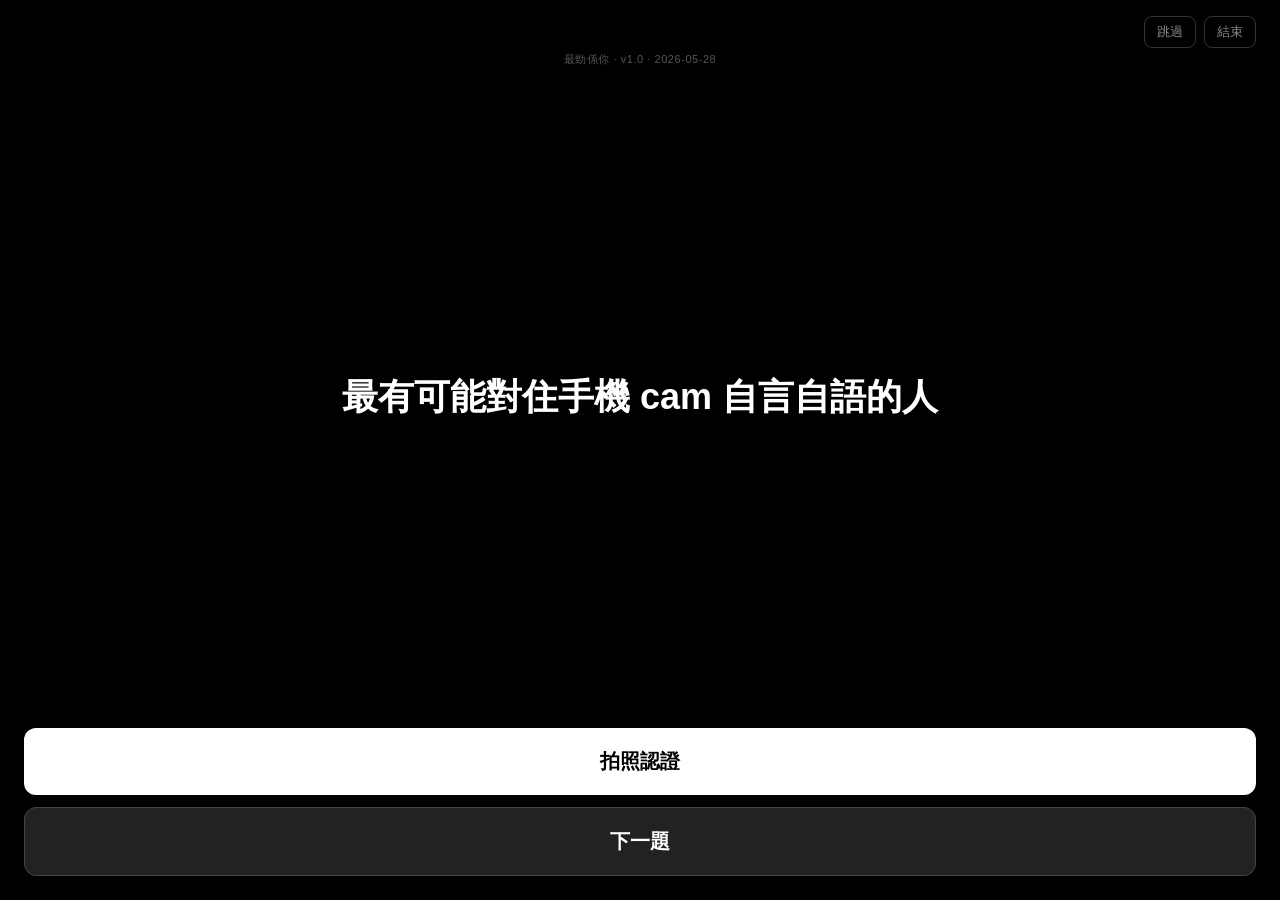
<file: soulquest.html>
<!DOCTYPE html>
<html lang="zh-Hant">
<head>
<meta charset="UTF-8" />
<meta name="viewport" content="width=device-width, initial-scale=1, viewport-fit=cover" />
<title>最勁係你</title>
<style>
  * { box-sizing: border-box; margin: 0; padding: 0; -webkit-tap-highlight-color: transparent; }
  html, body { min-height: 100%; background: #000; color: #fff; font-family: -apple-system, BlinkMacSystemFont, "Helvetica Neue", "PingFang TC", "Microsoft JhengHei", sans-serif; }
  body { display: flex; flex-direction: column; min-height: 100vh; min-height: 100dvh; }

  .screen { display: none; flex: 1; flex-direction: column; }
  .screen.active { display: flex; }

  /* ---------- Card screen ---------- */
  #card-screen { padding: env(safe-area-inset-top, 0) 24px env(safe-area-inset-bottom, 0); }
  #top-bar { display: flex; align-items: center; justify-content: space-between; padding: 16px 0 0; gap: 12px; }
  #thumb-strip { display: flex; gap: 6px; overflow-x: auto; flex: 1; min-width: 0; scrollbar-width: none; }
  #thumb-strip::-webkit-scrollbar { display: none; }
  .thumb { width: 36px; height: 36px; border-radius: 6px; object-fit: cover; flex-shrink: 0; border: 1px solid #333; }
  .top-btn { background: transparent; color: #888; border: 1px solid #333; padding: 6px 12px; border-radius: 8px; font-size: 13px; font-family: inherit; cursor: pointer; }
  #top-actions { display: flex; gap: 8px; flex-shrink: 0; }
  #version-tag { text-align: center; padding: 4px 0 0; color: #555; font-size: 11px; letter-spacing: 0.05em; }
  #question-wrap { flex: 1; display: flex; align-items: center; justify-content: center; padding: 24px 0; }
  #question { font-size: 36px; font-weight: 700; line-height: 1.4; text-align: center; word-break: break-word; }
  #card-buttons { display: flex; flex-direction: column; gap: 12px; padding-bottom: 24px; }
  .btn { width: 100%; padding: 20px; font-size: 20px; font-weight: 600; border: none; border-radius: 12px; cursor: pointer; font-family: inherit; }
  .btn-primary { background: #fff; color: #000; }
  .btn-secondary { background: #222; color: #fff; border: 1px solid #444; }

  /* ---------- Camera screen ---------- */
  #camera-screen { position: fixed; inset: 0; background: #000; }
  #video-wrap { flex: 1; position: relative; overflow: hidden; }
  #video { width: 100%; height: 100%; object-fit: cover; background: #000; }
  #video.mirror { transform: scaleX(-1); }
  #overlay-text { position: absolute; bottom: 20px; left: 24px; right: 24px; color: #fff; font-size: 44px; font-weight: 900; line-height: 1.12; text-align: left; text-shadow: 0 2px 6px rgba(0,0,0,0.35); word-break: break-word; }
  #camera-controls { padding: 20px 24px calc(env(safe-area-inset-bottom, 0) + 20px); display: grid; grid-template-columns: 1fr auto 1fr; align-items: center; gap: 16px; background: #000; }
  #shutter { width: 78px; height: 78px; border-radius: 50%; background: #fff; border: 4px solid #888; cursor: pointer; justify-self: center; }
  #shutter:active { background: #ddd; }
  .small-btn { background: transparent; color: #fff; border: 1px solid #555; padding: 12px 16px; border-radius: 10px; font-size: 15px; font-family: inherit; cursor: pointer; }
  #cancel-btn { justify-self: start; }
  #flip-btn { justify-self: end; }

  /* ---------- Results screen ---------- */
  #results-screen { padding: env(safe-area-inset-top, 0) 24px env(safe-area-inset-bottom, 0); }
  #results-header { padding: 32px 0 16px; text-align: center; }
  #results-header h1 { font-size: 28px; font-weight: 700; margin-bottom: 8px; }
  #results-header p { color: #888; font-size: 14px; }
  #photo-grid { display: grid; grid-template-columns: repeat(2, 1fr); gap: 12px; padding: 8px 0 24px; }
  .photo-item { position: relative; background: #111; border-radius: 8px; overflow: hidden; }
  .photo-item img { width: 100%; display: block; }
  .photo-item .save-one { position: absolute; bottom: 8px; right: 8px; background: rgba(0,0,0,0.7); color: #fff; border: 1px solid #555; padding: 6px 10px; border-radius: 6px; font-size: 12px; font-family: inherit; cursor: pointer; }
  #results-buttons { display: flex; flex-direction: column; gap: 12px; padding: 8px 0 24px; }
  #empty-note { text-align: center; color: #666; padding: 40px 0; font-size: 14px; }

  #error { color: #ff8080; padding: 12px; font-size: 14px; text-align: center; }
  #live-overlay { position: absolute; inset: 0; width: 100%; height: 100%; object-fit: cover; pointer-events: none; }
  #canvas { display: none; }
</style>
</head>
<body>

<!-- Card screen -->
<div class="screen active" id="card-screen">
  <div id="top-bar">
    <div id="thumb-strip"></div>
    <div id="top-actions">
      <button class="top-btn" id="skip-btn">跳過</button>
      <button class="top-btn" id="end-btn">結束</button>
    </div>
  </div>
  <div id="version-tag">最勁係你 · v1.0 · 2026-05-28</div>
  <div id="question-wrap">
    <div id="question">準備好了嗎?</div>
  </div>
  <div id="card-buttons">
    <button class="btn btn-primary" id="capture-btn">拍照認證</button>
    <button class="btn btn-secondary" id="next-btn">下一題</button>
  </div>
</div>

<!-- Camera screen -->
<div class="screen" id="camera-screen">
  <div id="video-wrap">
    <video id="video" autoplay playsinline muted></video>
    <canvas id="live-overlay"></canvas>
    <div id="overlay-text"></div>
  </div>
  <div id="error"></div>
  <div id="camera-controls">
    <button class="small-btn" id="cancel-btn">取消</button>
    <button id="shutter" aria-label="拍照"></button>
    <button class="small-btn" id="flip-btn">切換鏡頭</button>
  </div>
</div>

<!-- Results screen -->
<div class="screen" id="results-screen">
  <div id="results-header">
    <h1>這局完成</h1>
    <p>長按相片可儲存,或用下方按鈕分享 / 儲存到相簿</p>
  </div>
  <div id="photo-grid"></div>
  <div id="empty-note" style="display:none;">這局沒有拍照</div>
  <div id="results-buttons">
    <button class="btn btn-primary" id="save-all-btn">儲存所有相片到相簿</button>
    <button class="btn btn-secondary" id="restart-btn">再玩一局</button>
  </div>
</div>

<canvas id="canvas"></canvas>

<script>
const QUESTIONS = [
  "最有可能在公司廁所睡覺的人",
  "最有可能在電影院喊的人",
  "最有可能買咗 gym 會員但只去過 3 次的人",
  "最有可能對住手機 cam 自言自語的人",
  "最有可能喺 IG story 影食嘢的人",
  "最有可能將件外套擺喺櫈背唔記得攞走的人",
  "最有可能喺 K 房點咗首歌但唔肯唱的人",
  "最有可能開會扮做筆記其實喺度畫畫的人",
  "最有可能買書多過睇書的人",
  "最有可能講完「我瞓喇」之後仲掃兩個鐘手機的人",
  "最有可能將同一首歌 loop 一個禮拜的人",
  "最有可能企喺便利店食晒先走的人",
  "最有可能分手之後即刻換 profile pic 的人",
  "最有可能扮睇唔到前度 IG 但日日 stalk 的人",
  "最有可能同前度仲做好朋友的人",
  "最有可能對住塊鏡練習講嘢的人",
  "最有可能凌晨三點傳 message 的人",
  "最有可能分手後 block 完又 unblock 的人",
  "最有可能 send WhatsApp voice message 過一分鐘的人",
  "最有可能自拍超過 50 張先肯放上 IG 的人",
  "最有可能喺自助餐食到要鬆皮帶的人",
  "最有可能去日本第一件事衝藥房的人",
  "最有可能屋企養嘅植物全部死晒的人",
  "最有可能將 IG 密友設定畀 80 個人的人",
  "最有可能搭港鐵搭過龍的人"
];

let pool = [];
let currentQuestion = "";
let stream = null;
let facingMode = "user";
let sessionPhotos = []; // { dataUrl, blob, name }
let faceDetector = null;
let detectorLoading = false;
let detectLoopId = null;
let lastDetections = [];

const $ = (id) => document.getElementById(id);

function showScreen(id) {
  document.querySelectorAll(".screen").forEach(s => s.classList.remove("active"));
  $(id).classList.add("active");
}

function reshuffle() {
  pool = QUESTIONS.slice();
  for (let i = pool.length - 1; i > 0; i--) {
    const j = Math.floor(Math.random() * (i + 1));
    [pool[i], pool[j]] = [pool[j], pool[i]];
  }
}

function setQuestion() {
  if (pool.length === 0) reshuffle();
  currentQuestion = pool.pop();
  $("question").textContent = currentQuestion;
}

function addThumb(dataUrl) {
  const img = document.createElement("img");
  img.className = "thumb";
  img.src = dataUrl;
  $("thumb-strip").appendChild(img);
  $("thumb-strip").scrollLeft = $("thumb-strip").scrollWidth;
}

async function startCamera() {
  stopCamera();
  $("error").textContent = "";
  try {
    stream = await navigator.mediaDevices.getUserMedia({
      video: { facingMode: { ideal: facingMode } },
      audio: false
    });
    const video = $("video");
    video.srcObject = stream;
    video.classList.toggle("mirror", facingMode === "user");
  } catch (e) {
    $("error").textContent = "無法開啟相機: " + (e.message || e.name);
  }
}

function stopCamera() {
  if (stream) {
    stream.getTracks().forEach(t => t.stop());
    stream = null;
  }
}

function openCamera() {
  $("overlay-text").textContent = currentQuestion;
  showScreen("camera-screen");
  startCamera().then(() => {
    ensureDetector().then(() => startDetectLoop());
  });
}

function closeCamera() {
  stopDetectLoop();
  stopCamera();
  showScreen("card-screen");
}

async function ensureDetector() {
  if (faceDetector || detectorLoading) return faceDetector;
  detectorLoading = true;
  try {
    const mod = await import("https://cdn.jsdelivr.net/npm/@mediapipe/tasks-vision@0.10.14/vision_bundle.mjs");
    const vision = await mod.FilesetResolver.forVisionTasks(
      "https://cdn.jsdelivr.net/npm/@mediapipe/tasks-vision@0.10.14/wasm"
    );
    faceDetector = await mod.FaceDetector.createFromOptions(vision, {
      baseOptions: {
        modelAssetPath: "https://storage.googleapis.com/mediapipe-models/face_detector/blaze_face_short_range/float16/1/blaze_face_short_range.tflite",
        delegate: "GPU"
      },
      runningMode: "VIDEO",
      minDetectionConfidence: 0.5
    });
  } catch (e) {
    console.warn("Face detector failed to load, falling back to bottom text", e);
    faceDetector = null;
  }
  detectorLoading = false;
  return faceDetector;
}

function startDetectLoop() {
  if (!faceDetector) return;
  const video = $("video");
  const canvas = $("live-overlay");
  const ctx = canvas.getContext("2d");

  function tick() {
    if (!stream) { detectLoopId = null; return; }
    if (video.readyState >= 2 && video.videoWidth) {
      if (canvas.width !== video.videoWidth) canvas.width = video.videoWidth;
      if (canvas.height !== video.videoHeight) canvas.height = video.videoHeight;
      try {
        const result = faceDetector.detectForVideo(video, performance.now());
        lastDetections = result && result.detections ? result.detections : [];
      } catch (e) {
        lastDetections = [];
      }
      const mirror = facingMode === "user";
      ctx.clearRect(0, 0, canvas.width, canvas.height);
      drawCensorBars(ctx, canvas.width, canvas.height, lastDetections, currentQuestion, mirror);
      $("overlay-text").style.display = lastDetections.length ? "none" : "block";
    }
    detectLoopId = requestAnimationFrame(tick);
  }
  detectLoopId = requestAnimationFrame(tick);
}

function stopDetectLoop() {
  if (detectLoopId) cancelAnimationFrame(detectLoopId);
  detectLoopId = null;
  lastDetections = [];
  const canvas = $("live-overlay");
  if (canvas.width) canvas.getContext("2d").clearRect(0, 0, canvas.width, canvas.height);
  $("overlay-text").style.display = "block";
}

function drawCensorBars(ctx, w, h, detections, text, mirror) {
  for (const det of detections) {
    const kp = det.keypoints;
    if (!kp || kp.length < 2) continue;
    let x1 = kp[0].x * w, y1 = kp[0].y * h;
    let x2 = kp[1].x * w, y2 = kp[1].y * h;
    if (mirror) { x1 = w - x1; x2 = w - x2; }
    const cx = (x1 + x2) / 2, cy = (y1 + y2) / 2;
    const dx = x2 - x1, dy = y2 - y1;
    const eyeDist = Math.hypot(dx, dy);
    if (eyeDist < 10) continue;
    // Normalize so text never renders upside-down regardless of which keypoint
    // came first or whether the image is mirrored.
    let angle = Math.atan2(dy, dx);
    if (angle > Math.PI / 2) angle -= Math.PI;
    else if (angle < -Math.PI / 2) angle += Math.PI;
    // Clamp width so the bar stays inside the frame (axis-aligned approximation)
    const maxBarW = Math.max(40, Math.min(cx, w - cx) * 2 * 0.95);
    const barW = Math.min(eyeDist * 4.2, maxBarW);
    const barH = eyeDist * 1.1;

    ctx.save();
    ctx.translate(cx, cy);
    ctx.rotate(angle);
    ctx.fillStyle = "#000";
    ctx.fillRect(-barW / 2, -barH / 2, barW, barH);

    // Shrink-to-fit text
    let fontSize = barH * 0.6;
    ctx.fillStyle = "#fff";
    ctx.textAlign = "center";
    ctx.textBaseline = "middle";
    let displayText = text;
    const maxW = barW * 0.92;
    while (fontSize > 8) {
      ctx.font = `900 ${fontSize}px -apple-system, "PingFang TC", "Microsoft JhengHei", sans-serif`;
      if (ctx.measureText(displayText).width <= maxW) break;
      fontSize -= 1;
    }
    if (ctx.measureText(displayText).width > maxW) {
      // truncate
      while (displayText.length > 4 && ctx.measureText(displayText + "…").width > maxW) {
        displayText = displayText.slice(0, -1);
      }
      displayText += "…";
    }
    ctx.fillText(displayText, 0, 0);
    ctx.restore();
  }
}

function wrapText(ctx, text, maxWidth) {
  const lines = [];
  let line = "";
  for (const ch of text) {
    const test = line + ch;
    if (ctx.measureText(test).width > maxWidth && line.length > 0) {
      lines.push(line);
      line = ch;
    } else {
      line = test;
    }
  }
  if (line) lines.push(line);
  return lines;
}

function dataUrlToBlob(dataUrl) {
  const [head, b64] = dataUrl.split(",");
  const mime = head.match(/:(.*?);/)[1];
  const bin = atob(b64);
  const arr = new Uint8Array(bin.length);
  for (let i = 0; i < bin.length; i++) arr[i] = bin.charCodeAt(i);
  return new Blob([arr], { type: mime });
}

function capture() {
  const video = $("video");
  if (!video.videoWidth) return;

  const canvas = $("canvas");
  const w = video.videoWidth;
  const h = video.videoHeight;
  canvas.width = w;
  canvas.height = h;
  const ctx = canvas.getContext("2d");

  if (facingMode === "user") {
    ctx.translate(w, 0);
    ctx.scale(-1, 1);
  }
  ctx.drawImage(video, 0, 0, w, h);
  ctx.setTransform(1, 0, 0, 1, 0, 0);

  // Re-detect on the captured frame for accuracy (sync with live)
  let detections = lastDetections;
  if (faceDetector) {
    try {
      const result = faceDetector.detectForVideo(video, performance.now());
      if (result && result.detections) detections = result.detections;
    } catch (e) { /* keep lastDetections */ }
  }

  if (detections && detections.length > 0) {
    drawCensorBars(ctx, w, h, detections, currentQuestion, facingMode === "user");
  } else {
    // Fallback: bottom-left text
    const fontSize = Math.round(w * 0.115);
    ctx.font = `900 ${fontSize}px -apple-system, "PingFang TC", "Microsoft JhengHei", sans-serif`;
    ctx.textBaseline = "alphabetic";
    ctx.textAlign = "left";
    const padding = Math.round(w * 0.055);
    const maxTextWidth = w - padding * 2;
    const lines = wrapText(ctx, currentQuestion, maxTextWidth);
    const lineHeight = Math.round(fontSize * 1.12);
    const baseY = h - padding;
    ctx.shadowColor = "rgba(0,0,0,0.35)";
    ctx.shadowBlur = Math.round(fontSize * 0.12);
    ctx.shadowOffsetX = 0;
    ctx.shadowOffsetY = Math.round(fontSize * 0.05);
    ctx.fillStyle = "#fff";
    lines.forEach((ln, i) => {
      const y = baseY - (lines.length - 1 - i) * lineHeight;
      ctx.fillText(ln, padding, y);
    });
    ctx.shadowColor = "transparent";
    ctx.shadowBlur = 0;
    ctx.shadowOffsetY = 0;
  }

  const dataUrl = canvas.toDataURL("image/jpeg", 0.92);
  const blob = dataUrlToBlob(dataUrl);
  const name = `soulquest-${Date.now()}.jpg`;
  sessionPhotos.push({ dataUrl, blob, name });
  addThumb(dataUrl);

  closeCamera();
  setQuestion();
}

function renderPhotoGrid() {
  const grid = $("photo-grid");
  grid.innerHTML = "";
  if (sessionPhotos.length === 0) {
    $("empty-note").style.display = "block";
    $("save-all-btn").style.display = "none";
    return;
  }
  $("empty-note").style.display = "none";
  $("save-all-btn").style.display = "block";

  sessionPhotos.forEach((p, idx) => {
    const wrap = document.createElement("div");
    wrap.className = "photo-item";

    const img = document.createElement("img");
    img.src = p.dataUrl;
    img.alt = `照片 ${idx + 1}`;
    wrap.appendChild(img);

    const btn = document.createElement("button");
    btn.className = "save-one";
    btn.textContent = "儲存";
    btn.addEventListener("click", () => savePhoto(p));
    wrap.appendChild(btn);

    grid.appendChild(wrap);
  });
}

async function savePhoto(photo) {
  const file = new File([photo.blob], photo.name, { type: "image/jpeg" });
  if (navigator.canShare && navigator.canShare({ files: [file] })) {
    try {
      await navigator.share({ files: [file] });
      return;
    } catch (e) {
      if (e.name === "AbortError") return;
    }
  }
  // Fallback: open in new tab so user can long-press → Save to Photos
  const url = URL.createObjectURL(photo.blob);
  window.open(url, "_blank");
}

async function saveAll() {
  const files = sessionPhotos.map(p => new File([p.blob], p.name, { type: "image/jpeg" }));
  if (navigator.canShare && navigator.canShare({ files })) {
    try {
      await navigator.share({ files });
      return;
    } catch (e) {
      if (e.name === "AbortError") return;
    }
  }
  // Fallback: save one by one
  for (const p of sessionPhotos) {
    await savePhoto(p);
  }
}

function showResults() {
  renderPhotoGrid();
  showScreen("results-screen");
}

function restart() {
  sessionPhotos = [];
  $("thumb-strip").innerHTML = "";
  setQuestion();
  showScreen("card-screen");
}

$("next-btn").addEventListener("click", setQuestion);
$("capture-btn").addEventListener("click", openCamera);
$("cancel-btn").addEventListener("click", closeCamera);
$("shutter").addEventListener("click", capture);
$("flip-btn").addEventListener("click", () => {
  facingMode = facingMode === "user" ? "environment" : "user";
  startCamera();
});
$("skip-btn").addEventListener("click", () => setQuestion());
$("end-btn").addEventListener("click", showResults);
$("save-all-btn").addEventListener("click", saveAll);
$("restart-btn").addEventListener("click", restart);

// Init
reshuffle();
setQuestion();
</script>
</body>
</html>
</file>
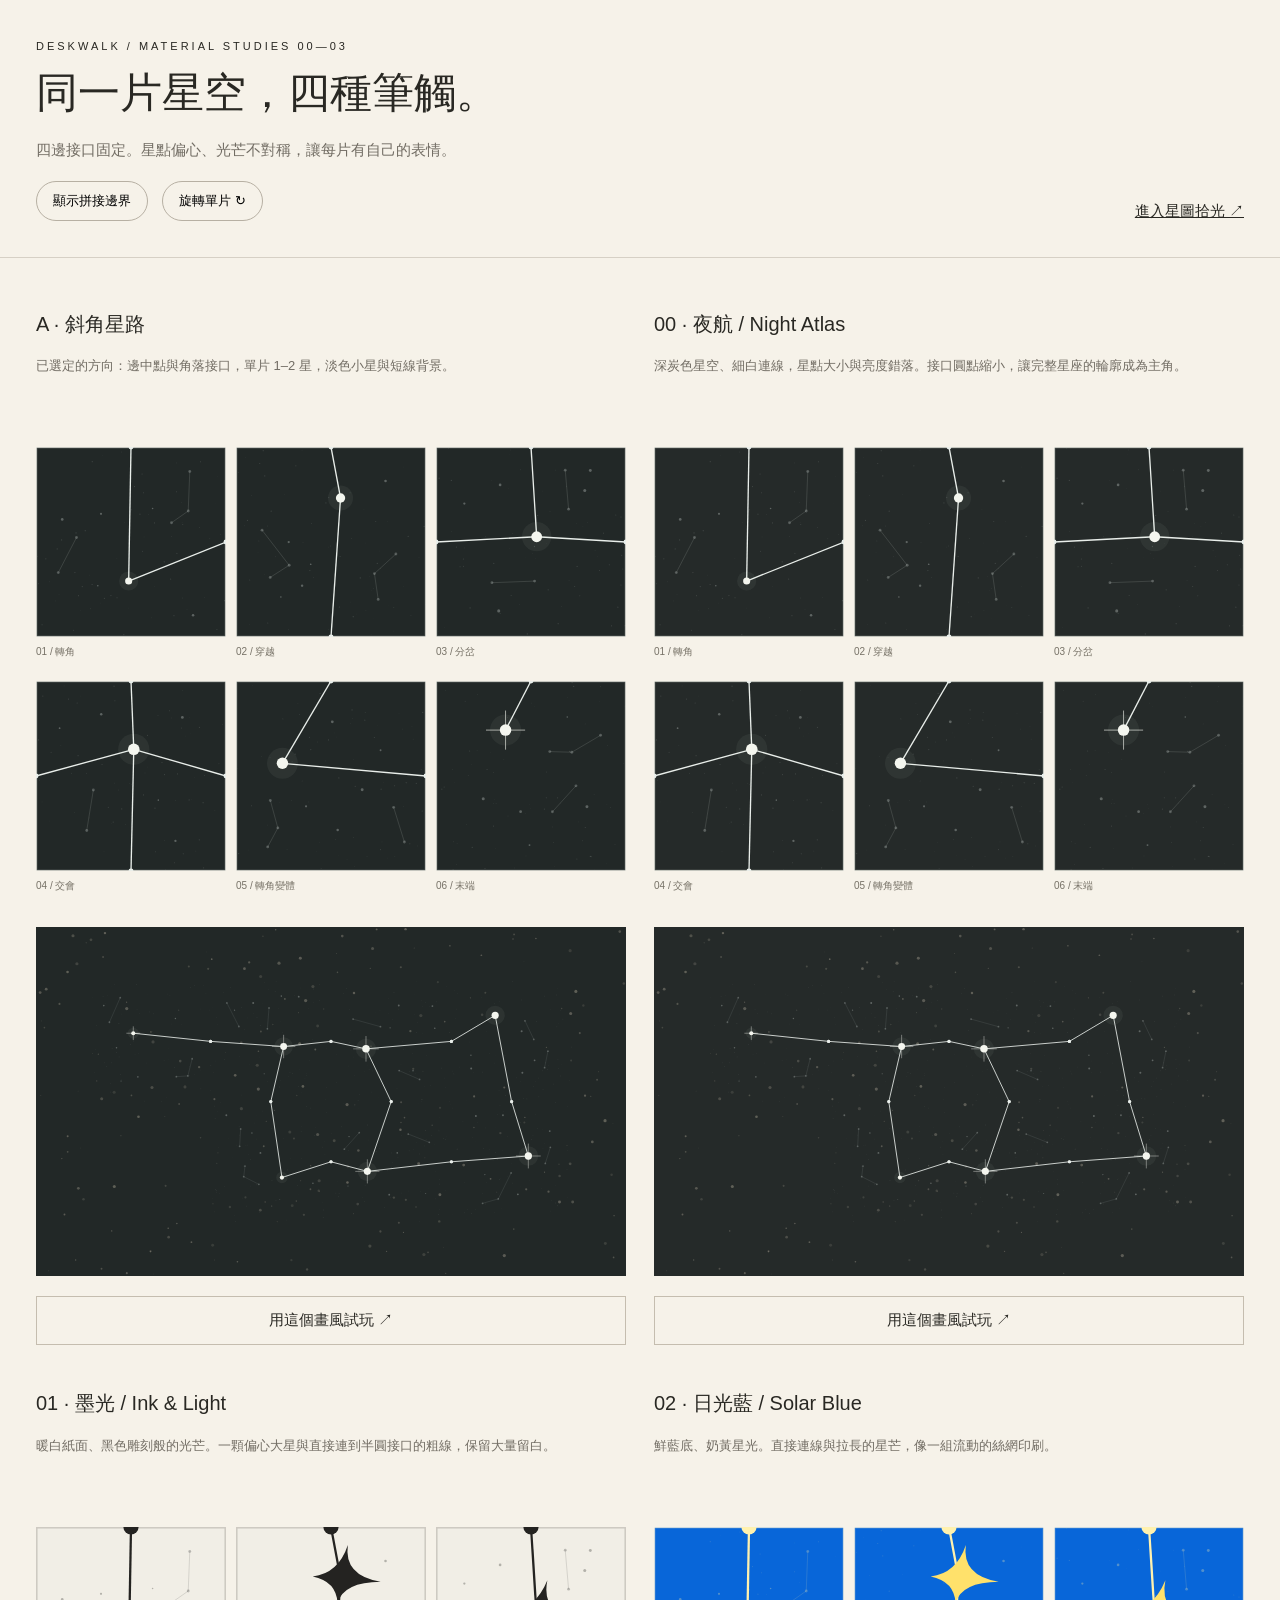
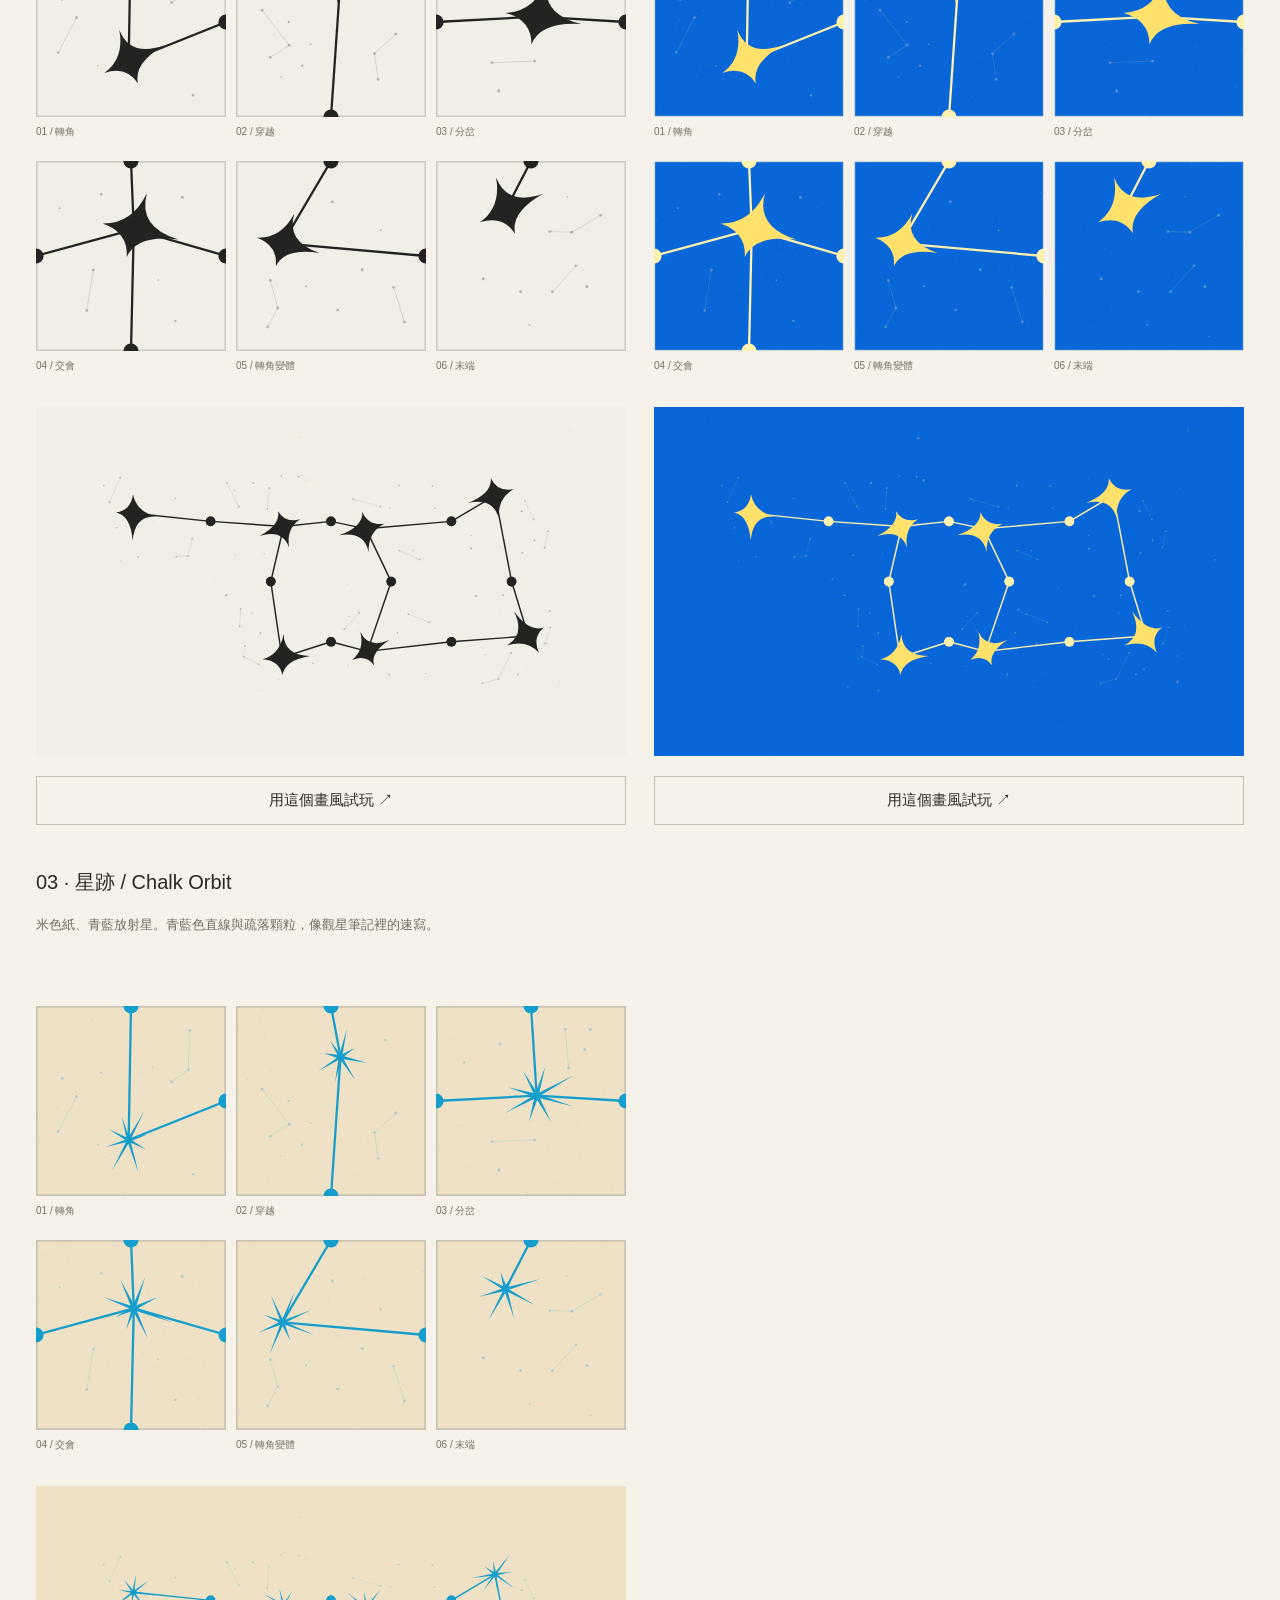
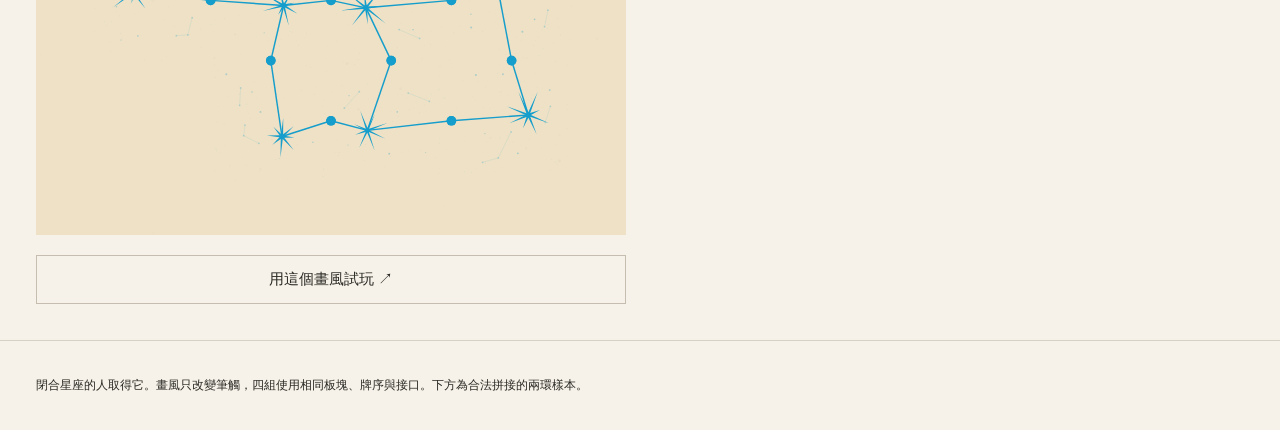
<file: star-atlas-studies.html>
<!doctype html><html lang="zh-Hant"><meta charset="utf-8"><meta name="viewport" content="width=device-width,initial-scale=1"><title>星圖拾光 · Tile Studies</title>
<style>*{box-sizing:border-box}body{margin:0;background:#f6f2e9;color:#292823;font:15px Arial,'Microsoft JhengHei',sans-serif}header,main,footer{max-width:1440px;margin:auto;padding:36px}header{display:flex;justify-content:space-between;align-items:end;border-bottom:1px solid #d6d0c5}h1{font:42px Georgia,serif;margin:12px 0}p{line-height:1.8;color:#726d64}a{color:inherit}nav{display:flex;gap:14px;align-items:center;margin-top:18px}button{background:none;border:1px solid #b7b0a3;padding:10px 16px;border-radius:24px;cursor:pointer}button[aria-pressed=true]{background:#292823;color:#fff}#directions{display:grid;grid-template-columns:repeat(2,1fr);gap:28px}h2{font-size:20px;font-weight:500}.tiles{display:grid;grid-template-columns:repeat(3,1fr);gap:10px}.tile svg{display:block;width:100%}.tile small{display:block;font-size:10px;color:#777267;margin:8px 0 12px}.map svg{display:block;width:100%;height:auto}.map{margin-top:22px}article>p{min-height:80px;font-size:13px}article>a{display:block;text-align:center;padding:14px;border:1px solid #c5bdaf;margin-top:20px;text-decoration:none}.eyebrow{font-size:11px;letter-spacing:3px}footer{font-size:12px;border-top:1px solid #d6d0c5}@media(max-width:850px){#directions{grid-template-columns:1fr}header,main,footer{padding:22px}header{display:block}h1{font-size:32px}article>p{min-height:0}.tiles{grid-template-columns:repeat(3,1fr)}}</style>
<header><div><span class="eyebrow">DESKWALK / MATERIAL STUDIES 00—03</span><h1>同一片星空，四種筆觸。</h1><p>四邊接口固定。星點偏心、光芒不對稱，讓每片有自己的表情。</p><nav><button id="grid" aria-pressed="false">顯示拼接邊界</button><button id="rotate">旋轉單片 ↻</button></nav></div><a href="star-atlas.html">進入星圖拾光 ↗</a></header>
<main id="directions"></main><footer>閉合星座的人取得它。畫風只改變筆觸，四組使用相同板塊、牌序與接口。下方為合法拼接的兩環樣本。</footer>
<script src="star-atlas-engine.js"></script><script src="star-atlas-visual-lab.js"></script><script src="star-atlas-art.js"></script><script>
const A=StarAtlasArt,E=StarAtlas;let grid=false,rotation=0;
const descriptions={diagonal:'已選定的方向：邊中點與角落接口，單片 1–2 星，淡色小星與短線背景。',night:'深炭色星空、細白連線，星點大小與亮度錯落。接口圓點縮小，讓完整星座的輪廓成為主角。',noir:'暖白紙面、黑色雕刻般的光芒。一顆偏心大星與直接連到半圓接口的粗線，保留大量留白。',cobalt:'鮮藍底、奶黃星光。直接連線與拉長的星芒，像一組流動的絲網印刷。',chalk:'米色紙、青藍放射星。青藍色直線與疏落顆粒，像觀星筆記裡的速寫。'};
const shapes=['bend','straight','fork','cross','bend','end'];
const tiles=shapes.map((shape,i)=>({id:'study-'+i,shape,color:'white',rotation:0}));
const rows=[[0,0,'fork',2],[1,0,'fork',2],[0,1,'bend',0],[1,1,'fork',0],[2,0,'bend',2],[2,1,'bend',3],[-1,0,'end',1]];
const board=rows.map((r,i)=>({id:'study-map-'+i,x:r[0],y:r[1],shape:r[2],rotation:r[3],color:'white'}));
function render(){document.getElementById('directions').innerHTML=Object.entries(A.THEMES).map(([key,p])=>{A.setTheme(key);return '<article><h2>'+p.name+'</h2><p>'+descriptions[key]+'</p><div class="tiles">'+tiles.map((t,i)=>'<div class="tile">'+A.tileSvg({...t,rotation},{frame:true})+'<small>0'+(i+1)+' / '+['轉角','穿越','分岔','交會','轉角變體','末端'][i]+'</small></div>').join('')+'</div><div class="map">'+A.mapSvg(board,{showGrid:grid,title:p.name})+'</div><a href="star-atlas.html" data-theme="'+key+'">用這個畫風試玩 ↗</a></article>';}).join('');document.querySelectorAll('[data-theme]').forEach(a=>a.onclick=()=>{try{localStorage.setItem('atlas-art-theme',a.dataset.theme);}catch{}});}
document.getElementById('grid').onclick=function(){grid=!grid;this.setAttribute('aria-pressed',grid);this.textContent=grid?'隱藏拼接邊界':'顯示拼接邊界';render();};
document.getElementById('rotate').onclick=()=>{rotation=(rotation+1)%4;render();};render();
</script></html>
</file>
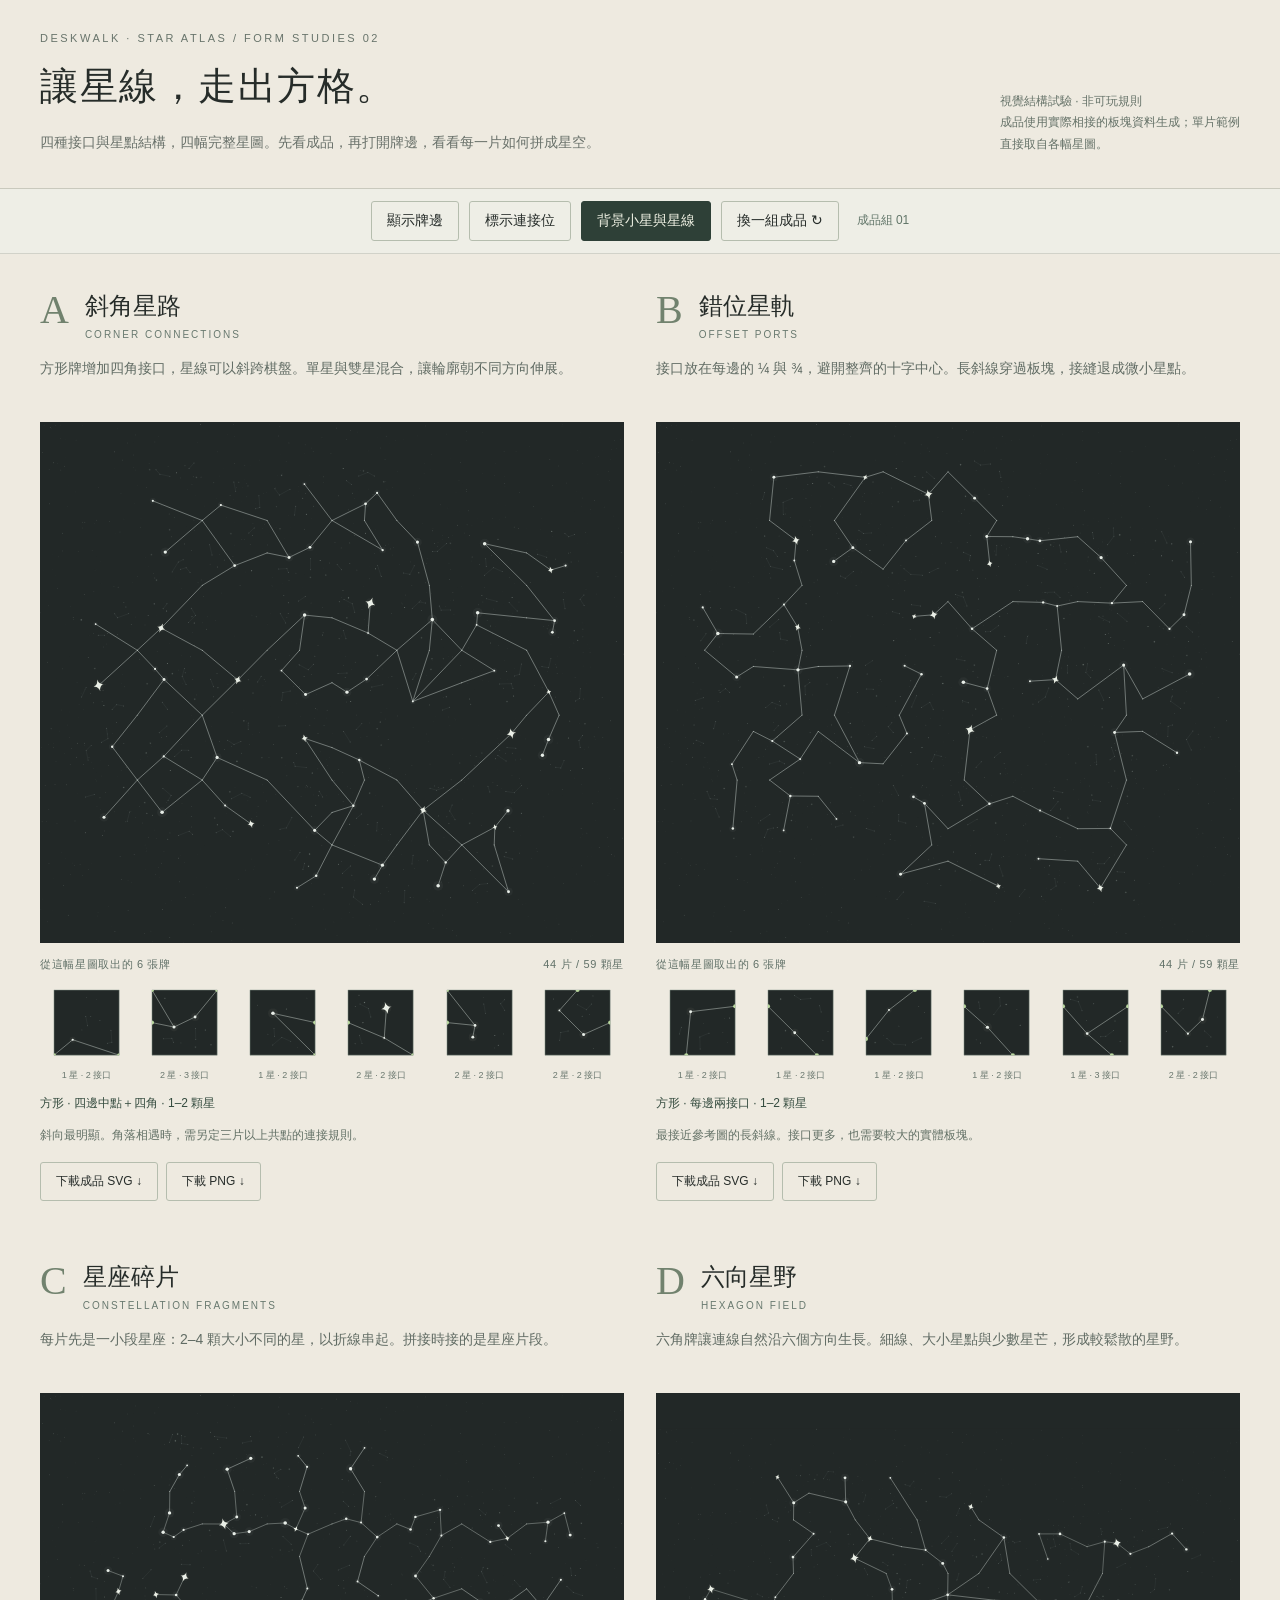
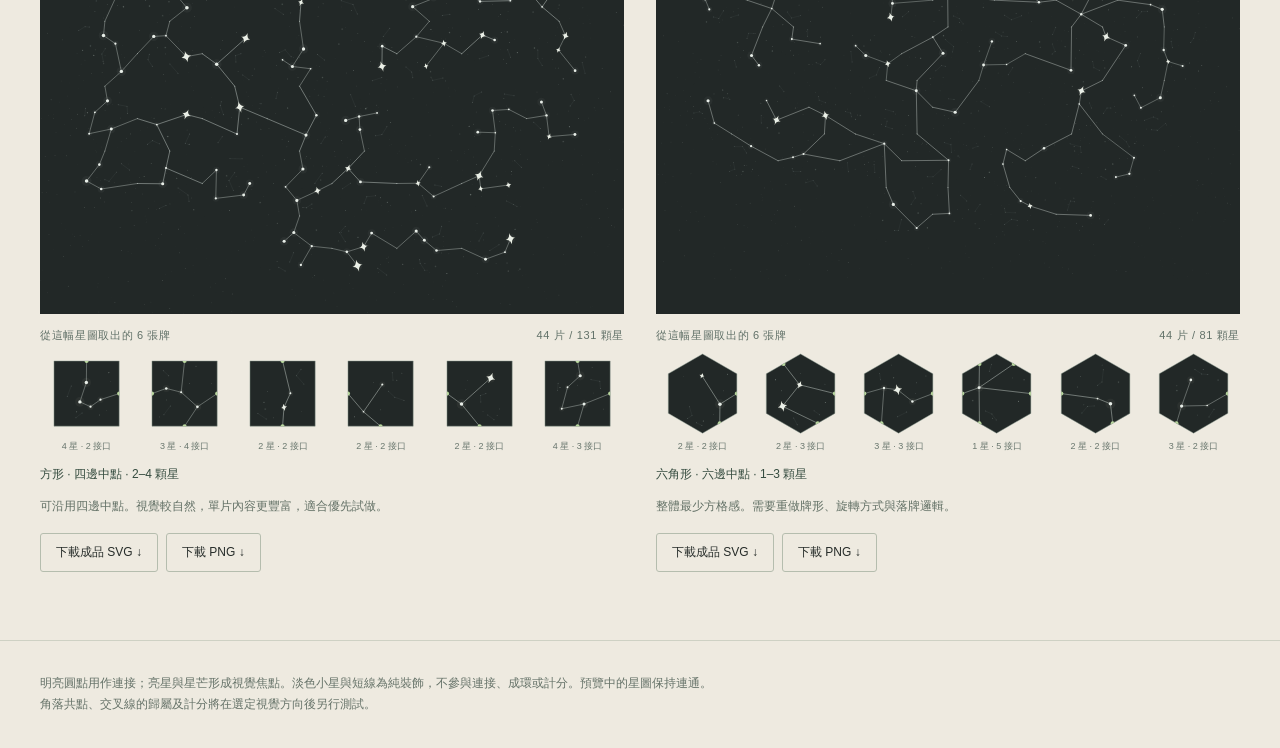
<file: star-atlas-visual-lab.html>
<!doctype html><html lang="zh-Hant"><head><meta charset="utf-8"><meta name="viewport" content="width=device-width, initial-scale=1"><title>星圖拾光 — 連接方式與成品研究</title>
<style>*{box-sizing:border-box}body{margin:0;background:#eeeae0;color:#262c29;font:14px Arial,'Microsoft JhengHei',sans-serif}header,main,footer{max-width:1500px;margin:auto;padding:32px 40px}header{border-bottom:1px solid #c9c9bd;display:flex;justify-content:space-between;gap:30px;align-items:end}.kicker{font-size:11px;letter-spacing:2.5px;color:#68746b}h1{font:38px Georgia,'Microsoft JhengHei',serif;letter-spacing:.04em;margin:17px 0}header p{max-width:680px;color:#69716a;line-height:1.9;margin:0}.toolbar{position:sticky;top:0;z-index:5;background:#eeeee7f5;backdrop-filter:blur(12px);border-bottom:1px solid #d1d2c9;padding:12px 40px;display:flex;align-items:center;justify-content:center;flex-wrap:wrap;gap:10px}button,a.action{font:inherit;color:inherit;background:none;border:1px solid #b5bdae;border-radius:3px;padding:10px 15px;cursor:pointer;text-decoration:none}button[aria-pressed=true]{background:#2e4037;color:#f0f1e4;border-color:#2e4037}.toolbar span{font-size:12px;color:#617568;margin-left:8px}.studies{display:grid;grid-template-columns:repeat(2,minmax(0,1fr));gap:56px 32px}article{min-width:0}.study-head{display:flex;align-items:start;gap:16px}.code{font:40px Georgia,serif;color:#71826e}.study-head h2{font:24px Georgia,'Microsoft JhengHei',serif;margin:4px 0 7px}.english{font-size:10px;letter-spacing:2px;color:#68796f}.desc{line-height:1.8;color:#616c64;min-height:50px;margin:16px 0}.map{background:#222827;aspect-ratio:1.12;display:flex;align-items:center;justify-content:center}.map svg{display:block;width:100%;height:100%}.sample-bar{display:flex;justify-content:space-between;gap:8px;align-items:center;margin:14px 0 4px;font-size:11px;letter-spacing:.06em;color:#617168}.tile-row{display:grid;grid-template-columns:repeat(6,1fr);gap:5px}.tile-row svg{width:100%;display:block}.tile-row small{display:block;font-size:9px;color:#69776e;text-align:center}.spec{font-size:12px;margin:13px 0;color:#344b3e}.note{font-size:12px;color:#637166;line-height:1.7;margin-bottom:16px}.actions{display:flex;gap:8px}.actions button{font-size:12px}.footer{font-size:12px;color:#657268;line-height:1.8;border-top:1px solid #ced1c4;margin-top:36px}.mode-note{max-width:240px;font-size:12px;line-height:1.8;color:#657268}button:focus-visible,a:focus-visible{outline:3px solid #8caa6f;outline-offset:3px}@media(max-width:800px){header,main,footer{padding:24px 18px}header{display:block}h1{font-size:28px}.mode-note{max-width:100%;margin-top:18px}.studies{grid-template-columns:1fr;gap:40px}.toolbar{padding:10px;gap:6px}.toolbar button{padding:9px;font-size:12px}.toolbar span{width:100%;text-align:center}.desc{min-height:0}.map{aspect-ratio:1}.tile-row{grid-template-columns:repeat(3,1fr)}}
</style><script defer src="star-atlas-visual-lab.js"></script><script defer src="star-atlas-visual-lab-ui.js"></script></head><body>
<header><div><div class="kicker">DESKWALK · STAR ATLAS / FORM STUDIES 02</div><h1>讓星線，走出方格。</h1><p>四種接口與星點結構，四幅完整星圖。先看成品，再打開牌邊，看看每一片如何拼成星空。</p></div><div class="mode-note">視覺結構試驗 · 非可玩規則<br>成品使用實際相接的板塊資料生成；單片範例直接取自各幅星圖。</div></header>
<div class="toolbar"><button id="grid" aria-pressed="false">顯示牌邊</button><button id="ports" aria-pressed="false">標示連接位</button><button id="ambient" aria-pressed="true">背景小星與星線</button><button id="variation">換一組成品 ↻</button><span id="seed"></span></div>
<main><div id="studies" class="studies"></div></main><footer class="footer">明亮圓點用作連接；亮星與星芒形成視覺焦點。淡色小星與短線為純裝飾，不參與連接、成環或計分。預覽中的星圖保持連通。<br>角落共點、交叉線的歸屬及計分將在選定視覺方向後另行測試。</footer></body></html>
</file>
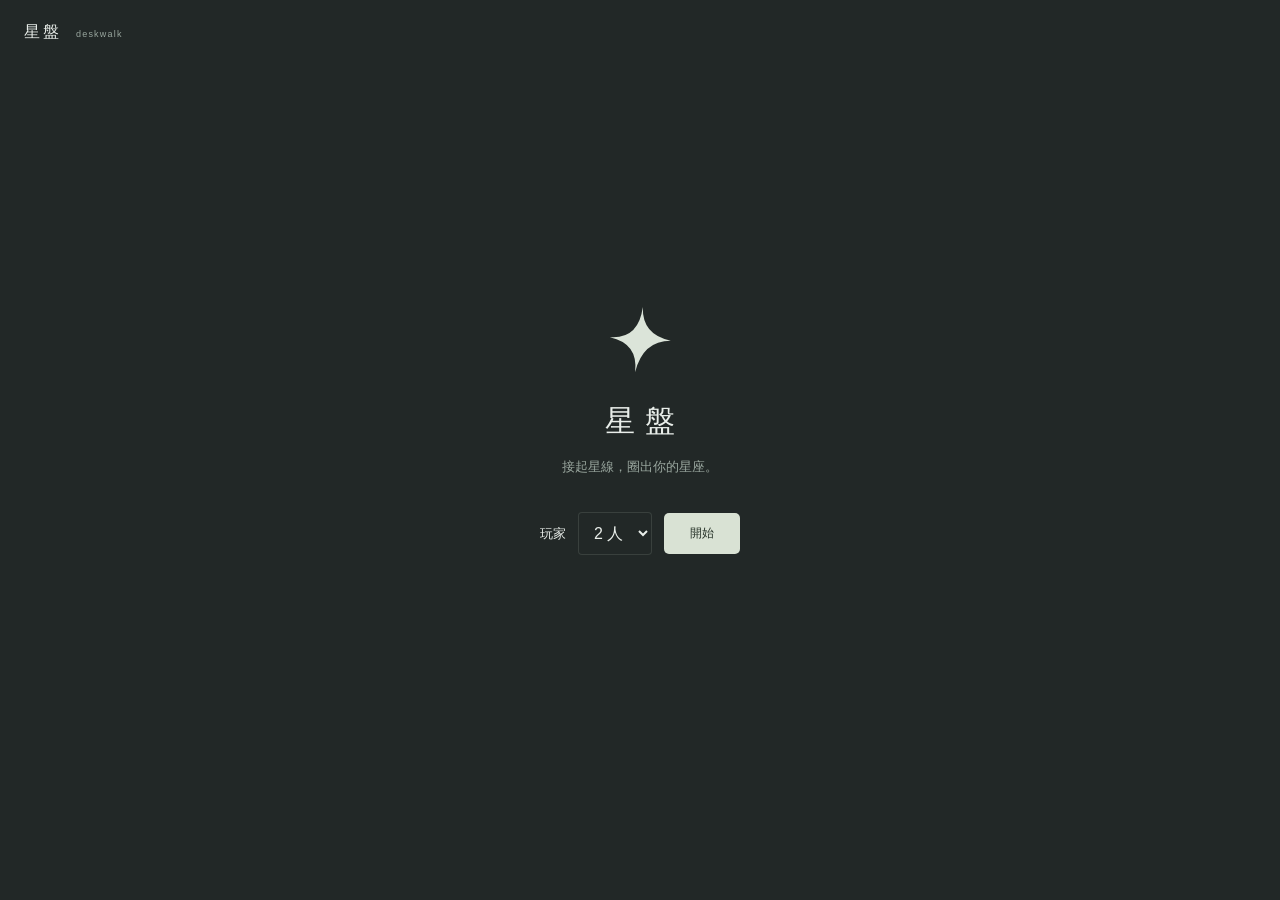
<file: star-atlas.html>
<!doctype html>
<html lang="zh-Hant"><head>
<meta charset="utf-8"><meta name="viewport" content="width=device-width,initial-scale=1">
<title>星盤 · deskwalk</title><link rel="stylesheet" href="star-atlas.css">
<script src="star-atlas-engine.js" defer></script><script src="star-atlas-visual-lab.js" defer></script><script src="star-atlas-art.js" defer></script><script src="star-atlas.js" defer></script>
</head><body>
<header><span class="wordmark">星盤<span>deskwalk</span></span><button id="new-game" hidden>新局</button></header>
<main id="setup"><div class="setup-content">
<svg class="cover-star" viewBox="0 0 100 100" aria-hidden="true"><path d="M54 3Q53 43 94 51Q54 51 43 96Q48 55 7 46Q48 49 54 3Z"/></svg>
<h1>星盤</h1><p>接起星線，圈出你的星座。</p>
<form id="setup-form"><label for="count">玩家</label><select id="count"><option value="2">2 人</option><option value="3">3 人</option><option value="4">4 人</option><option value="5">5 人</option><option value="6">6 人</option></select><button class="primary" type="submit">開始</button></form>
<button id="resume" hidden>繼續上局 →</button></div></main>
<main id="game" hidden>
<div class="game-top"><div id="players" aria-label="玩家星座數"></div><span id="supply"></span></div>
<section class="sky" aria-label="星圖棋盤"><div id="board-scroll"><div id="board"></div></div><div class="view-controls"><button id="zoom-out" aria-label="縮小">−</button><button id="fit">全圖</button><button id="zoom-in" aria-label="放大">＋</button></div></section>
<div class="dock"><div class="turn"><strong id="turn-title"></strong><span id="turn-hint"></span></div><div id="hand" aria-label="手牌"></div><div class="actions"><button id="rotate" hidden title="右鍵或 R">↻ 旋轉</button><button id="pass" hidden>棄新牌，跳過</button><button id="undo">↶ 悔棋</button></div></div>

</main><div id="notice" role="status" aria-live="polite"></div>
</body></html>
</file>
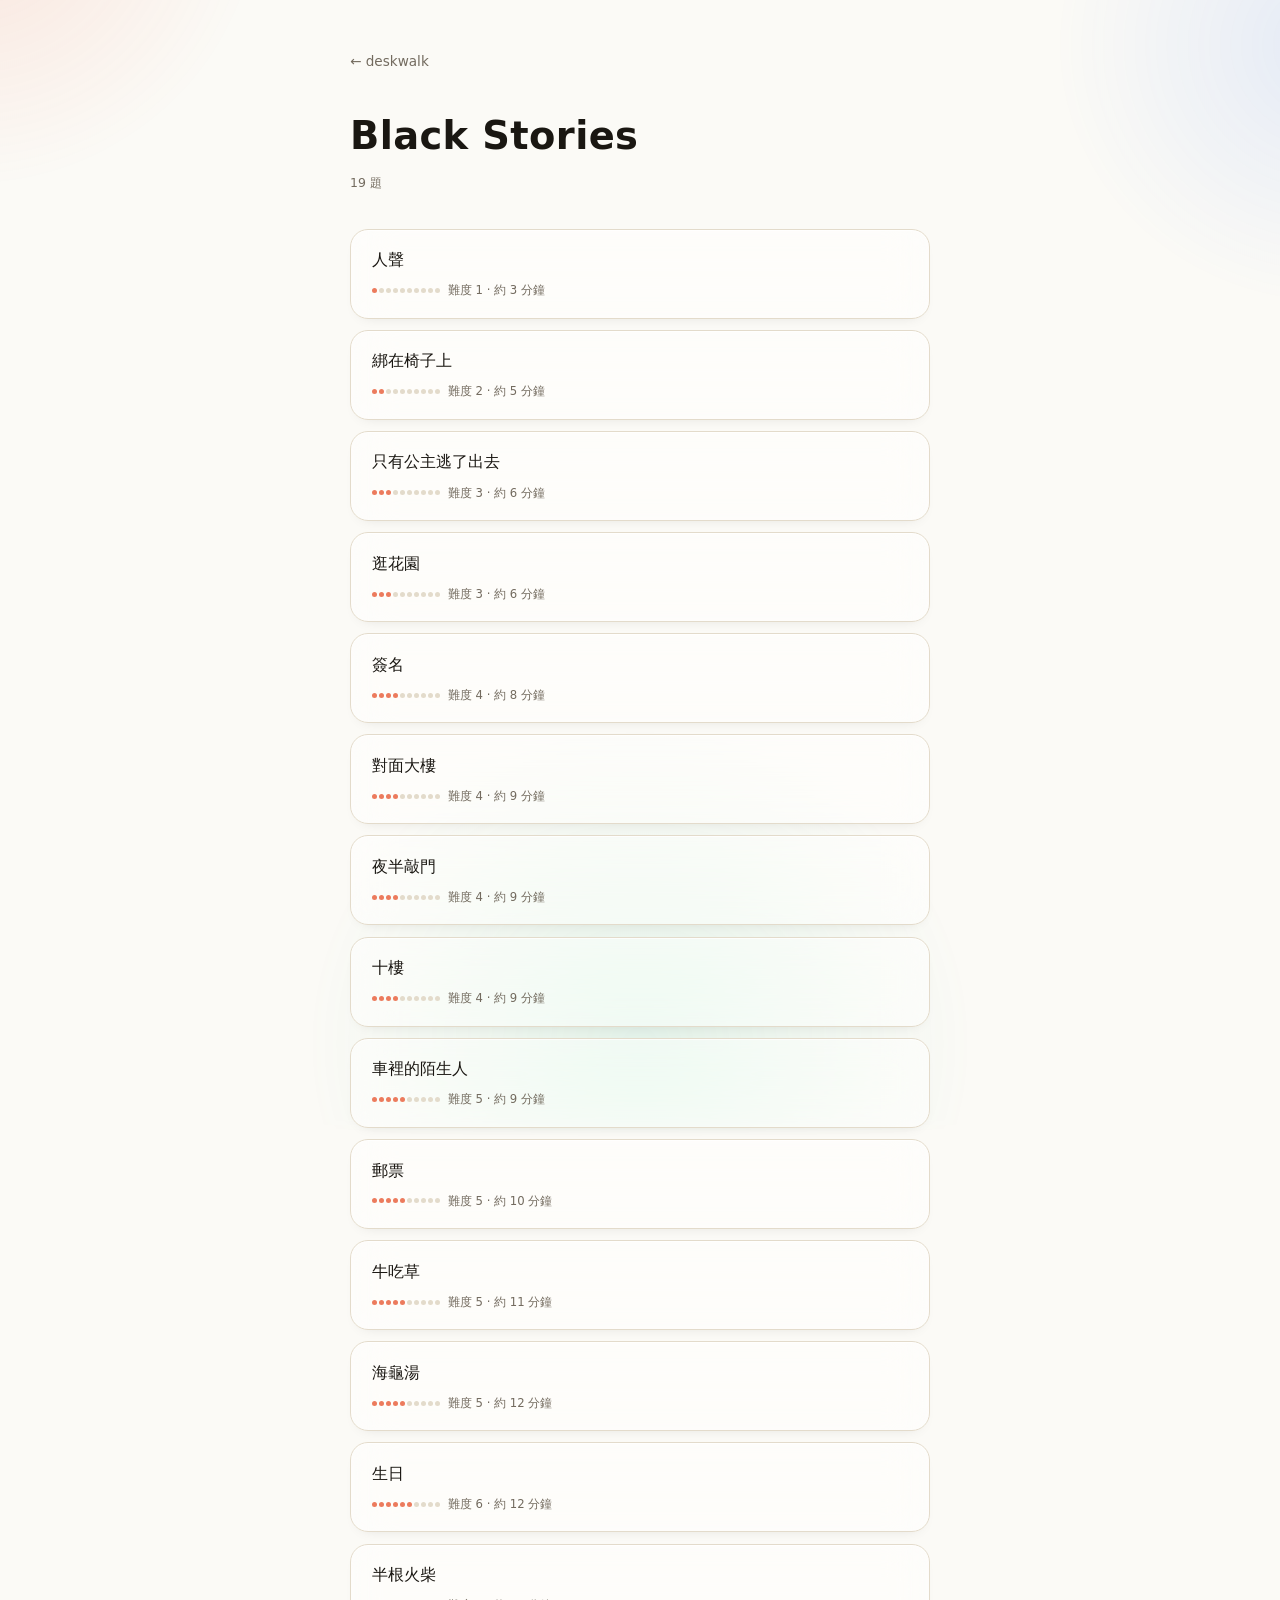
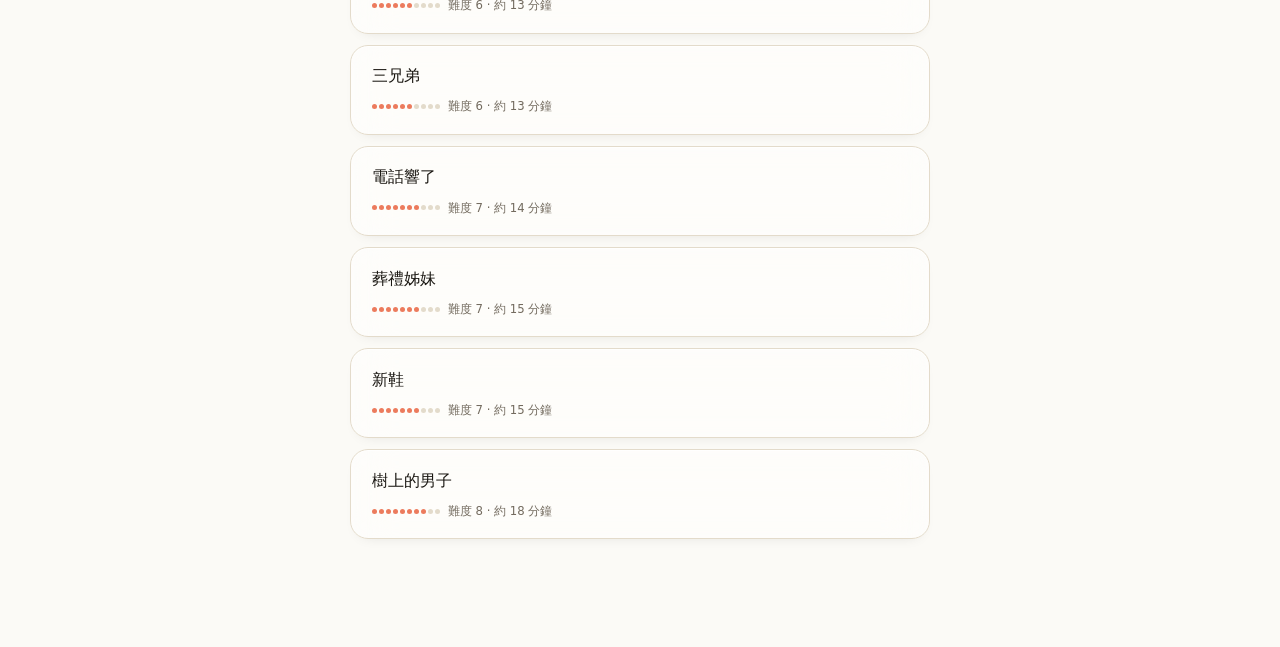
<file: tailstory.html>
<!doctype html>
<html lang="zh-Hant">
  <head>
    <meta charset="utf-8" />
    <meta name="viewport" content="width=device-width, initial-scale=1, viewport-fit=cover" />
    <title>Black Stories — deskwalk</title>
    <link rel="stylesheet" href="brand.css" />
    <style>
      body { background-image: none; }

      main {
        max-width: 620px;
        margin: 0 auto;
        padding: 3rem 1.25rem 6rem;
      }

      /* ---------- header ---------- */
      .back {
        display: inline-block;
        font-size: 0.85rem;
        color: var(--ink-soft);
        text-decoration: none;
        margin-bottom: 2rem;
      }
      .back:hover { color: var(--accent); }

      header h1 {
        margin: 0 0 0.4rem;
        font-size: 2.4rem;
        font-weight: 600;
        letter-spacing: 0.01em;
      }
      header .count {
        margin: 0 0 2.25rem;
        font-size: 0.78rem;
        color: var(--ink-soft);
      }

      /* ---------- list row ---------- */
      .card {
        display: block;
        width: 100%;
        text-align: left;
        font: inherit;
        cursor: pointer;
        background: var(--card);
        -webkit-backdrop-filter: var(--glass-blur);
        backdrop-filter: var(--glass-blur);
        border: 1px solid var(--line);
        border-radius: var(--radius);
        box-shadow:
          0 6px 16px -12px rgba(26, 23, 18, 0.20),
          inset 0 1px 0 var(--glass-rim);
        padding: 1.1rem 1.3rem;
        margin-bottom: 0.7rem;
        transition: transform 0.18s ease, border-color 0.18s ease;
      }
      .card:hover {
        transform: translateY(-2px);
        border-color: color-mix(in srgb, var(--accent) 35%, var(--line));
      }
      .card h2 {
        margin: 0 0 0.5rem;
        font-size: 1.02rem;
        font-weight: 600;
        color: var(--ink);
      }

      /* difficulty meter */
      .lv {
        display: flex;
        align-items: center;
        gap: 0.5rem;
        margin: 0;
        font-size: 0.73rem;
        color: var(--ink-soft);
      }
      .meter { display: inline-flex; gap: 2px; flex: 0 0 auto; }
      .meter i {
        width: 5px;
        height: 5px;
        border-radius: 50%;
        background: var(--line);
      }
      .meter i.on { background: color-mix(in srgb, var(--accent) 70%, var(--line)); }

      /* ---------- loading skeleton ---------- */
      .card[aria-hidden="true"] { pointer-events: none; cursor: default; }
      .skel-line {
        height: 0.95rem;
        border-radius: 0.5rem;
        background: linear-gradient(
          90deg,
          var(--line) 25%,
          color-mix(in srgb, var(--line) 40%, transparent) 50%,
          var(--line) 75%
        );
        background-size: 200% 100%;
        animation: shimmer 1.4s ease infinite;
      }
      .skel-line.title { width: 42%; margin-bottom: 0.75rem; }
      .skel-line.sub   { width: 62%; height: 0.7rem; }
      @keyframes shimmer {
        from { background-position: 200% 0; }
        to   { background-position: -200% 0; }
      }
      @media (prefers-reduced-motion: reduce) {
        .skel-line { animation: none; }
      }

      /* ---------- detail (dark) ---------- */
      .detail {
        --d-bg:   #14120E;
        --d-ink:  #F7F5F0;
        --d-soft: rgba(247, 245, 240, 0.50);
        --d-line: rgba(247, 245, 240, 0.22);

        position: fixed;
        inset: 0;
        z-index: 50;
        display: none;
        flex-direction: column;
        background: var(--d-bg);
        color: var(--d-ink);
        padding:
          calc(env(safe-area-inset-top) + 1.1rem)
          1.6rem
          calc(env(safe-area-inset-bottom) + 1.5rem);
      }
      .detail[open] { display: flex; animation: fade 0.22s ease; }
      @keyframes fade { from { opacity: 0 } to { opacity: 1 } }

      .d-close {
        flex: 0 0 auto;
        width: 38px;
        height: 38px;
        border: 0;
        border-radius: 50%;
        background: rgba(247, 245, 240, 0.12);
        color: var(--d-ink);
        font-size: 1.05rem;
        line-height: 1;
        cursor: pointer;
      }
      .d-close:hover { background: rgba(247, 245, 240, 0.2); }

      .d-mark {
        flex: 1 1 auto;
        display: flex;
        align-items: center;
        justify-content: center;
        min-height: 90px;
        color: var(--d-ink);
      }

      .d-body { flex: 0 0 auto; }
      .d-lab {
        display: block;
        font-size: 0.72rem;
        letter-spacing: 0.18em;
        color: var(--accent);
        margin-bottom: 0.8rem;
      }
      .d-text {
        margin: 0;
        font-size: 1.45rem;
        line-height: 1.55;
        font-weight: 500;
        letter-spacing: 0.01em;
      }
      .d-text + .d-text { margin-top: 0.8rem; }
      .d-meta {
        margin: 1.1rem 0 0;
        font-size: 0.78rem;
        color: var(--d-soft);
      }
      .d-note {
        margin: 1.1rem 0 0;
        font-size: 0.82rem;
        line-height: 1.7;
        color: var(--d-soft);
      }
      .d-note::before { content: "◆ "; color: var(--accent); opacity: 0.7; }

      .d-dots {
        flex: 0 0 auto;
        display: flex;
        gap: 0.45rem;
        justify-content: center;
        margin: 2.2rem 0;
      }
      .d-dots i {
        width: 6px;
        height: 6px;
        border-radius: 50%;
        background: rgba(247, 245, 240, 0.28);
        transition: background 0.2s ease;
      }
      .d-dots i.on { background: var(--d-ink); }

      .d-actions {
        flex: 0 0 auto;
        display: flex;
        flex-direction: column;
        gap: 0.7rem;
      }
      .d-btn {
        width: 100%;
        border-radius: var(--pill);
        font: inherit;
        font-size: 0.95rem;
        padding: 1.05rem;
        cursor: pointer;
        transition: opacity 0.18s ease, background 0.18s ease;
      }
      .d-btn.primary {
        border: 0;
        background: var(--d-ink);
        color: var(--d-bg);
        font-weight: 600;
      }
      .d-btn.primary:hover { opacity: 0.88; }
      .d-btn.ghost {
        border: 1px solid var(--d-line);
        background: transparent;
        color: var(--d-ink);
      }
      .d-btn.ghost:hover { background: rgba(247, 245, 240, 0.08); }

      body.locked { overflow: hidden; }

      @media (min-width: 640px) {
        .detail { padding-left: max(1.6rem, calc(50vw - 300px)); padding-right: max(1.6rem, calc(50vw - 300px)); }
      }
    </style>
  </head>
  <body>
    <main>
      <a class="back" href="index.html">← deskwalk</a>

      <header>
        <h1>Black Stories</h1>
        <p class="count" id="count"></p>
      </header>

      <div id="list"></div>
    </main>

    <section class="detail" id="detail" role="dialog" aria-modal="true" aria-label="題目">
      <button class="d-close" id="dClose" type="button" aria-label="關閉">✕</button>

      <div class="d-mark">
        <svg viewBox="0 0 24 24" width="46" height="46" aria-hidden="true">
          <path d="M12 0c.6 7.2 4.2 10.8 12 12-7.8 1.2-11.4 4.8-12 12-.6-7.2-4.2-10.8-12-12C7.8 10.8 11.4 7.2 12 0Z" fill="currentColor"/>
        </svg>
      </div>

      <div class="d-body">
        <span class="d-lab" id="dLab"></span>
        <div id="dText"></div>
        <p class="d-meta" id="dMeta"></p>
        <p class="d-note" id="dNote" hidden></p>
      </div>

      <div class="d-dots" id="dDots"></div>

      <div class="d-actions">
        <button class="d-btn primary" id="dPrimary" type="button"></button>
        <button class="d-btn ghost" id="dGhost" type="button">關閉</button>
      </div>
    </section>

    <script>
      /* ── 題庫喺 Google 試算表 ───────────────────────────────────
         試算表：Black Stories — 題庫
         https://docs.google.com/spreadsheets/d/1WwguyEA3D8hoXvg0gc1KRe58bDq7n7I6JVjYGDdt9UA/edit

         加新題目 = 喺張表加一行，唔使改呢個檔案。

         安裝：把 apps-script-blackstories.gs 貼入張表嘅 Apps Script，
         部署成網頁應用程式（具存取權：任何人），再把佢畀你嗰條
         /exec 網址貼落下面個 API。

         API 留空 = 用下面 FALLBACK 嗰批（即係下面呢份寫死嘅備份）。   */
      const API = 'https://script.google.com/macros/s/AKfycbxU0elJS8tpAEUTRvg2eAb3pd6awL-zY-mRyPWNHlwCyFuSgx6-foDsCtdpRL3_7fI6/exec';

      const STORE = 'blackstories-cache';

      /* 連唔到網／未貼 API 時用。內容同試算表初始狀態一致。 */
      const FALLBACK = [
        {"id": "A1", "title": "人聲", "level": 1, "minutes": 3, "soup": "隔壁房間傳來許多人的聲音，時而喧鬧，時而歡笑。推門一看，裡面只有一個人。", "base": "那個人在看電視。"},
        {"id": "G6", "title": "綁在椅子上", "level": 2, "minutes": 5, "soup": "最疼他的人把他綁在椅子上，他卻一點也不介意。", "base": "他是個嬰兒，母親把他綁在餐椅上餵飯。", "note": "原題（Binded）沒有公開答案，此湯底為自行撰寫。"},
        {"id": "A5", "title": "只有公主逃了出去", "level": 3, "minutes": 6, "soup": "王子帶著公主逃出鬼堡。魔鬼攔住他們說：「白色代表天使，穿白色連衣裙的公主不能通過，必須死。」最後王子死了，公主逃了出去。", "base": "公主殺了王子，用他的血把白裙染成紅色。"},
        {"id": "D2", "title": "逛花園", "level": 3, "minutes": 6, "soup": "那天我在一座很大很大的花園裡走著，突然停在某處，然後就死了，流了很多很多血。", "base": "我是一隻蚊子，在花園裡尋找目標。正在吸血時被一巴掌拍死，肚子裡的血全部濺了出來。"},
        {"id": "B14", "title": "簽名", "level": 4, "minutes": 8, "soup": "一位大明星在簽名會上簽完名後，突然死亡。", "base": "粉絲為了讓簽名升值——因為那會是「最後一張簽名」——所以殺了他。"},
        {"id": "C13", "title": "對面大樓", "level": 4, "minutes": 9, "soup": "他看見對面大樓有人被殺。兇手望向他，用手指由下往上點。他當場被嚇死。", "base": "兇手在數樓層，確認他住在幾樓，準備上門滅口。"},
        {"id": "C26", "title": "夜半敲門", "level": 4, "minutes": 9, "soup": "一個人住在山頂小屋。半夜聽見敲門聲，開門卻沒有人，便回去睡了。門又響，還是沒有人，如此反覆數次。第二天，山腳下發現一具屍體，警方帶走了山頂那個人。", "base": "有人身負重傷，爬到門口求救。屋主每次開門都把他撞下山坡，反覆數次，最後傷者氣絕。"},
        {"id": "G10", "title": "十樓", "level": 4, "minutes": 9, "soup": "一個男人住在十樓。每天早上出門，他搭電梯下到地面；晚上回家，他按七樓。", "base": "他個子很矮，按不到十樓的按鈕，最高只能碰到七樓，其餘路程走樓梯。", "note": "原題結尾寫明「然後走三層樓梯上去」，提示過強，已移入湯底。"},
        {"id": "G8", "title": "車裡的陌生人", "level": 5, "minutes": 9, "soup": "一對夫婦開車途中沒油了。丈夫下車去找油。回來時，妻子已經死了，車裡卻多了一個陌生人。車門反鎖、車窗緊閉、車身完好無損。", "base": "妻子懷有身孕。丈夫離開期間她臨盆，難產而死。那個「陌生人」是剛出生的嬰兒。"},
        {"id": "B9", "title": "郵票", "level": 5, "minutes": 10, "soup": "一個男人發現自己少貼了一張郵票，不久之後就死了。", "base": "他寄了一個定時炸彈給仇人。郵資不足被退回，炸彈按原定時間在他家中引爆。"},
        {"id": "C2", "title": "牛吃草", "level": 5, "minutes": 11, "soup": "你獨自住在郊外，鄰居是一對養牛的夫婦。某天深夜你被爭吵聲驚醒，接著聽到摔東西的聲音、砍劈的聲音，以及牛吃草的聲音；過了一會兒，還聽到撞門聲。你沒有理會。第二天，鄰居的女主人慘死在你家門口。", "base": "丈夫砍斷了妻子的四肢。沒有手腳的妻子用嘴咬著地上的草，一路爬到你家門口求救，用頭撞門。你沒有開門，她因失血過多而死。", "note": "香港、台灣流傳度最高的一題。"},
        {"id": "C1", "title": "海龜湯", "level": 5, "minutes": 12, "soup": "一位船長走進餐廳，點了一碗海龜湯。喝下去覺得味道有些奇怪，便問店家是用什麼做的。店家答：「用海龜肉。」船長沉思片刻，痛哭起來，隨後自殺。", "base": "他早年出海遇上海難，在海上漂流許久，糧食耗盡。船員為了讓船長活下去，割下已死船員的肉煮成湯，騙他說是海龜湯。多年後嚐到真正的海龜湯，他才知道當年的真相。", "note": "「海龜湯」這個名稱的由來，本體題。"},
        {"id": "C19", "title": "生日", "level": 6, "minutes": 12, "soup": "今天是我生日，我請了所有好朋友來。吹完蠟燭，四周響起掌聲。之後，我把所有好朋友都殺了。", "base": "我是盲人。從前在野外受困，朋友說大家一起砍下一隻手作為糧食救我。生日那晚聽見掌聲——鼓掌需要兩隻手，原來當年砍手的只有我一個。"},
        {"id": "B13", "title": "半根火柴", "level": 6, "minutes": 13, "soup": "一個人在沙漠中面朝下死去，身邊散落著行李，手裡緊握半根火柴。", "base": "他們搭乘熱氣球途中故障，必須減輕重量，於是抽籤決定誰跳下去。他抽中了那半根，連同行李一起被扔了下去。"},
        {"id": "C4", "title": "三兄弟", "level": 6, "minutes": 13, "soup": "從前有三兄弟，大哥和二哥是雙胞胎，三人感情極好，常常睡在一起。大哥病死之後，三弟殺了二哥。為什麼？", "base": "三弟患有精神疾病，無法接受大哥的死。他把二哥剖成左右兩半，一半放在左邊，一半放在右邊；這樣躺下去，就像大哥還在。"},
        {"id": "E3", "title": "電話響了", "level": 7, "minutes": 14, "soup": "絕望的女子決定跳樓。縱身而下的那一刻，電話響了。她後悔了，但已經來不及。", "base": "周圍的人全都變成了喪屍，她以為自己是最後一個人類，才決定尋死。電話響起，代表還有人活著。"},
        {"id": "C7", "title": "葬禮姊妹", "level": 7, "minutes": 15, "soup": "母親過世，姊妹兩人參加葬禮。一個月後，姊姊也死了。", "base": "妹妹在葬禮上見到一名男子，一見鍾情，但葬禮結束後對方消失無蹤，怎麼也找不到。妹妹想再辦一次葬禮，希望能再見到那個人，於是殺了姊姊。", "note": "原版湯面點明了男子與一見鍾情，等於直接給出答案。現已收窄到只交代兩次死亡。"},
        {"id": "F21", "title": "新鞋", "level": 7, "minutes": 15, "soup": "一個女人早上買了一雙新鞋。晚上上班，開工不久就死了。", "base": "高跟鞋讓她比平時高了一些。她在馬戲團擔任飛刀表演的活靶，飛刀手按照平時的高度出手，正中了她。"},
        {"id": "N1", "title": "樹上的男子", "level": 8, "minutes": 18, "soup": "一名男子死在森林裡的一棵樹上。", "base": "他當時正在附近的海裡潛水。不遠處發生大規模森林火災，消防飛機到海面汲水滅火，把潛水中的他一併吸進水箱，隨後連水一起空投到火場上空。他從高空墜落，摔死在樹上。"},
      ];

      /* ---------- load ---------- */
      async function load() {
        if (API) {
          try {
            const d = await (await fetch(API)).json();
            if (d && d.ok && Array.isArray(d.puzzles) && d.puzzles.length) {
              try { localStorage.setItem(STORE, JSON.stringify(d.puzzles)); } catch (e) {}
              return d.puzzles;
            }
          } catch (e) {}
          try {
            const raw = localStorage.getItem(STORE);
            if (raw) return JSON.parse(raw);
          } catch (e) {}
        }
        return FALLBACK;
      }

      /* ---------- helpers ---------- */
      const esc  = s => String(s == null ? '' : s).replace(/[&<>]/g, m => ({ '&':'&amp;','<':'&lt;','>':'&gt;' }[m]));
      const para = (s, cls) => esc(s).split('\n').map(l => `<p class="${cls}">${l}</p>`).join('');
      const lv   = n => Math.min(10, Math.max(1, Math.round(Number(n) || 5)));
      const mins = n => Number(n) || 10;

      let PUZZLES = [];
      let at = -1;        // 開緊邊題
      let page = 0;       // 0 = 湯面, 1 = 湯底

      /* ---------- loading placeholder ---------- */
      function renderSkeleton() {
        document.querySelector('#count').textContent = '載入中…';
        document.querySelector('#list').innerHTML = Array.from({ length: 6 }, () => `
          <div class="card" aria-hidden="true">
            <div class="skel-line title"></div>
            <div class="skel-line sub"></div>
          </div>
        `).join('');
      }

      /* ---------- list ---------- */
      function renderList() {
        document.querySelector('#count').textContent = `${PUZZLES.length} 題`;
        const listEl = document.querySelector('#list');

        listEl.innerHTML = PUZZLES.map((p, i) => `
          <button class="card" type="button" data-i="${i}">
            <h2>${esc(p.title)}</h2>
            <div class="lv">
              <span class="meter">${Array.from({length:10},(_,k)=>`<i${k < lv(p.level) ? ' class="on"' : ''}></i>`).join('')}</span>
              難度 ${lv(p.level)} · 約 ${mins(p.minutes)} 分鐘
            </div>
          </button>
        `).join('');

        listEl.querySelectorAll('.card').forEach(el => {
          el.onclick = () => open(Number(el.dataset.i));
        });
      }

      /* ---------- detail ---------- */
      const detail   = document.querySelector('#detail');
      const dLab     = document.querySelector('#dLab');
      const dText    = document.querySelector('#dText');
      const dMeta    = document.querySelector('#dMeta');
      const dNote    = document.querySelector('#dNote');
      const dDots    = document.querySelector('#dDots');
      const dPrimary = document.querySelector('#dPrimary');

      function open(i) {
        at = i;
        page = 0;
        detail.setAttribute('open', '');
        document.body.classList.add('locked');
        paint();
        document.querySelector('#dClose').focus();
      }

      function close() {
        detail.removeAttribute('open');
        document.body.classList.remove('locked');
        at = -1;
      }

      function paint() {
        const p = PUZZLES[at];
        if (!p) return;
        const last = at === PUZZLES.length - 1;

        dLab.textContent  = page === 0 ? p.title : '湯底';
        dText.innerHTML   = para(page === 0 ? p.soup : p.base, 'd-text');
        dMeta.textContent = page === 0
          ? `難度 ${lv(p.level)} · 約 ${mins(p.minutes)} 分鐘`
          : '';

        if (page === 1 && p.note) {
          dNote.textContent = p.note;
          dNote.hidden = false;
        } else {
          dNote.hidden = true;
        }

        dDots.innerHTML = [0, 1].map(k => `<i${k === page ? ' class="on"' : ''}></i>`).join('');

        dPrimary.textContent = page === 0 ? '揭湯底' : (last ? '完成' : '下一題');

        detail.scrollTop = 0;
      }

      dPrimary.onclick = () => {
        if (page === 0) { page = 1; paint(); return; }
        if (at === PUZZLES.length - 1) { close(); return; }
        at += 1;
        page = 0;
        paint();
      };

      document.querySelector('#dClose').onclick = close;
      document.querySelector('#dGhost').onclick = close;
      document.addEventListener('keydown', e => {
        if (e.key === 'Escape' && detail.hasAttribute('open')) close();
      });

      /* ---------- go ---------- */
      renderSkeleton();
      load().then(list => {
        PUZZLES = [...list].sort((a, b) => lv(a.level) - lv(b.level) || mins(a.minutes) - mins(b.minutes));
        renderList();
      });
    </script>
  </body>
</html>
</file>
<file: brand.css>
/* ============================================================
   deskwalk — brand system
   桌遊原型系列共用設計基底。所有原型 import 此檔取得一致的
   紙感底色、墨色字、單一品牌色與基本元件樣式。
   設計語言：暖紙格底 + Apple「液態玻璃」面材 + 單一暖橘品牌色。
   面材全部用半透明霜面玻璃：背景模糊 + 高光鑲邊 + 軟陰影。輕、柔、夠玩味。
   ============================================================ */

:root {
  /* ---- paper & ink ---- */
  --paper: #FBFAF6;   /* warm off-white desk surface */
  --grid: #ECE6DA;    /* faint graph-paper line */
  --ink: #1A1712;     /* warm near-black text */
  --ink-soft: #736B5F;/* secondary text */

  /* ---- single brand accent ---- */
  --accent: #F0522E;       /* deskwalk vermilion */
  --accent-deep: #C53F1F;  /* pressed / button base shadow */
  --accent-soft: #FCEBE2;  /* tint fill */

  /* ---- shared status colors ---- */
  --good: #1F9D6B;
  --bad: #E23A57;
  --hl: #FFE15A;

  /* ---- liquid glass material ----
     --card / --line keep their old names so every prototype that builds
     surfaces from them turns to glass automatically. */
  --card: rgba(255, 255, 255, 0.55);        /* frosted glass face */
  --card-strong: rgba(255, 255, 255, 0.70); /* denser glass (small controls) */
  --card-ink: linear-gradient(180deg, rgba(46, 42, 35, 0.90), rgba(26, 23, 18, 0.92)); /* dark glass */
  /* light warm hairline — also doubles as the soft fill/stroke for tracks,
     pips & deck faces in the prototypes, so it stays light (not transparent). */
  --line: #E3DBCB;
  --glass-rim: rgba(255, 255, 255, 0.72);   /* bright specular rim (via inset highlight) */
  /* the blur lives in a token so a single backdrop-filter line glassifies any surface */
  --glass-blur: blur(20px) saturate(1.7);
  --glass-blur-sm: blur(13px) saturate(1.6);

  /* ---- shape & depth ---- */
  --radius: 18px;
  --radius-sm: 12px;
  --pill: 999px;
  /* glass shadow = soft drop + bright inset top rim + faint inset bottom edge */
  --shadow:
    0 14px 34px -18px rgba(26, 23, 18, 0.28),
    0 2px 6px -3px rgba(26, 23, 18, 0.06),
    inset 0 1px 0 var(--glass-rim),
    inset 0 -1px 0 rgba(26, 23, 18, 0.04);
  --shadow-pop:
    0 12px 26px -10px rgba(240, 82, 46, 0.55),
    inset 0 1px 0 rgba(255, 255, 255, 0.45),
    inset 0 -2px 5px rgba(197, 63, 31, 0.35);
  --shadow-press:
    0 6px 14px -8px rgba(240, 82, 46, 0.55),
    inset 0 1px 0 rgba(255, 255, 255, 0.30);

  /* ---- type ---- */
  --sans: "Helvetica Neue", -apple-system, BlinkMacSystemFont, "PingFang HK",
    "PingFang TC", "Noto Sans HK", "Noto Sans TC", "Microsoft JhengHei",
    "Heiti TC", system-ui, sans-serif;

  font-synthesis-weight: none;
}

* { box-sizing: border-box; }

html, body { min-height: 100%; }

body {
  margin: 0;
  background-color: var(--paper);
  /* warm graph-paper grid stays the signature底紋 */
  background-image:
    linear-gradient(var(--grid) 1px, transparent 1px),
    linear-gradient(90deg, var(--grid) 1px, transparent 1px);
  background-size: 27px 27px;
  color: var(--ink);
  font-family: var(--sans);
  font-size: 16px;
  line-height: 1.6;
  -webkit-tap-highlight-color: transparent;
  -webkit-text-size-adjust: 100%;
  text-size-adjust: 100%;
}

/* faint drifting colour glows behind the glass — gives the frost something
   to refract & tint. Sits above the body grid, behind all page content. */
body::before {
  content: "";
  position: fixed;
  inset: -25%;
  z-index: -1;
  pointer-events: none;
  background:
    radial-gradient(38vw 36vw at 15% 10%, rgba(240, 82, 46, 0.13), transparent 60%),
    radial-gradient(36vw 34vw at 86% 20%, rgba(30, 100, 255, 0.10), transparent 60%),
    radial-gradient(42vw 40vw at 50% 94%, rgba(31, 176, 122, 0.11), transparent 62%);
  filter: blur(6px);
  animation: dwAmbient 28s ease-in-out infinite alternate;
}
@keyframes dwAmbient {
  from { transform: translate3d(0, 0, 0) scale(1); }
  to   { transform: translate3d(2.5%, -2%, 0) scale(1.08); }
}

button { font-family: inherit; cursor: pointer; }

/* shared glass helpers — any prototype can apply these directly */
.dw-glass {
  background: var(--card);
  -webkit-backdrop-filter: var(--glass-blur);
  backdrop-filter: var(--glass-blur);
  border: 1px solid var(--line);
  box-shadow: var(--shadow);
}

/* ------------------------------------------------------------
   deskwalk series mark — small wordmark in the corner of every
   prototype, linking home. Establishes "part of the series".
   ------------------------------------------------------------ */
.dw-mark {
  position: fixed;
  top: max(0.7rem, env(safe-area-inset-top));
  left: max(0.85rem, env(safe-area-inset-left));
  z-index: 90;
  display: inline-flex;
  align-items: center;
  gap: 0.4em;
  padding: 6px 12px 6px 10px;
  border: 1px solid var(--line);
  border-radius: var(--pill);
  background: var(--card);
  -webkit-backdrop-filter: var(--glass-blur-sm);
  backdrop-filter: var(--glass-blur-sm);
  box-shadow:
    0 6px 16px -8px rgba(26, 23, 18, 0.30),
    inset 0 1px 0 var(--glass-rim);
  color: var(--ink);
  font-size: 12px;
  font-weight: 800;
  letter-spacing: 0.04em;
  text-decoration: none;
  line-height: 1;
  transition: border-color 0.18s, color 0.18s, box-shadow 0.18s;
}
.dw-mark::before {
  content: "";
  width: 8px;
  height: 8px;
  border-radius: 3px;
  background: var(--accent);
}
.dw-mark:hover { border-color: var(--accent); color: var(--accent); }
</file>
<file: proto-mono.css>
/* ============================================================
   deskwalk — prototype mono skin
   載入於 brand.css 之後。把所有原型（積分榜除外）拉成黑白灰，
   標示「仍是原型」狀態：抽走品牌色與狀態色，改用暖中性灰階；
   同時移除彩色氛圍光暈，並把陰影壓平（盡量不用 drop shadow，
   只留一條極淡的頂緣高光，surface 靠 --line 邊框界定）。
   ============================================================ */

:root {
  /* accent → 近黑暖灰，仍可作主要動作對比 */
  --accent: #2B2721;
  --accent-deep: #171410;
  --accent-soft: #ECE8E1;

  /* 狀態色全部轉灰，只靠深淺區分 */
  --good: #413B33;
  --bad: #6E665A;
  --hl: #E7E2D8;

  /* 壓平陰影：拿走外投影，只保留頂緣高光 */
  --shadow: inset 0 1px 0 var(--glass-rim);
  --shadow-pop: inset 0 1px 0 rgba(255, 255, 255, 0.20);
  --shadow-press: inset 0 1px 0 rgba(255, 255, 255, 0.14);
}

/* 移除玻璃背後的彩色流動光暈 —— 原型維持平面灰調 */
body::before { display: none !important; }
</file>
<file: star-atlas.css>
:root{color-scheme:dark;--sky:#222827;--ink:#e9eeea;--muted:#99a69e;--line:#b9c8bc26;font-family:Arial,"Noto Sans TC","Microsoft JhengHei",sans-serif;color:var(--ink);background:var(--sky)}
*{box-sizing:border-box}body{margin:0;overflow:hidden}button,select{font:inherit;color:inherit}button{border:0;background:transparent;cursor:pointer;padding:10px 14px;border-radius:5px;font-size:12px}button:hover{background:#b5cbb314}button:disabled{opacity:.3;cursor:default}button:focus-visible,select:focus-visible{outline:2px solid #bad0ac;outline-offset:3px}[hidden]{display:none!important}
header{position:fixed;inset:0 0 auto;height:64px;display:flex;align-items:center;justify-content:space-between;padding:0 24px;z-index:8;pointer-events:none}.wordmark{font-size:16px;letter-spacing:3px}.wordmark span{font-size:9px;letter-spacing:1.2px;margin-left:14px;color:var(--muted)}header button{pointer-events:auto;background:#222827cc}.primary{background:#d9e2d4;color:#253127;padding:12px 26px}.primary:hover{background:#f0f4eb}
#setup{position:fixed;inset:0;z-index:7;display:grid;place-items:center;background:var(--sky)}.setup-content{text-align:center;padding-bottom:40px}.cover-star{width:70px;fill:#dbe4d9;margin-bottom:22px}h1{font-size:30px;letter-spacing:10px;font-weight:400;margin:0 0 16px 10px}.setup-content p{font-size:13px;color:var(--muted);margin-bottom:36px}form{display:flex;align-items:center;gap:12px}form label{font-size:13px}select{padding:11px;background:var(--sky);border:1px solid var(--line);border-radius:4px}#resume{display:block;margin:18px auto 0;color:var(--muted)}
#game,.sky{position:fixed;inset:0}.sky{background:var(--sky)}#board-scroll{width:100%;height:100%;overflow:auto;overscroll-behavior:contain;scrollbar-color:#536257 var(--sky);scrollbar-width:thin}#board{position:relative;--cell:100px}.board-cell{position:absolute;width:var(--cell);height:var(--cell)}.board-cell svg{display:block;width:100%;height:100%}.placed{pointer-events:none}.candidate{padding:0;border-radius:0;color:#92a195;background:transparent;border:1px solid transparent;z-index:2}.candidate span{opacity:.28;font-size:15px}.candidate:hover,.candidate:focus-visible{background:#d1ddc708;border:1px solid #c4d0b735;outline-offset:-3px}.candidate:hover span,.candidate.unavailable span{opacity:0}.tile-ghost{pointer-events:none;z-index:3;opacity:.55;outline:1px solid #cad6b9;outline-offset:-1px}.tile-ghost.invalid{outline:1px solid #d08072}.invalid-mark{position:absolute;right:8px;top:4px;color:#ff9c89;font-size:20px}.joined-dots{position:absolute;inset:0;pointer-events:none;z-index:1}.joined-dots>svg{display:block}.ownership-marker{position:absolute;z-index:4;width:23px;height:23px;pointer-events:none}.ownership-marker svg{display:block;width:100%;height:100%}
.game-top{position:fixed;inset:12px 0 auto;z-index:6;pointer-events:none;display:flex;justify-content:center}#players{display:flex;gap:6px;align-items:center;background:#222827de;border:1px solid var(--line);border-radius:30px;padding:5px 10px}.player{display:flex;gap:5px;align-items:center;padding:4px 9px;font-size:12px;color:var(--muted);border-bottom:1px solid transparent}.player.active{color:var(--ink);border-bottom-color:var(--owner)}.player svg{width:25px;height:25px}.player.active svg{filter:drop-shadow(0 0 5px var(--owner))}#supply{position:fixed;right:38px;top:65px;font-size:10px;color:var(--muted)}
.dock{position:fixed;z-index:6;bottom:max(18px,env(safe-area-inset-bottom));left:50%;transform:translateX(-50%);display:flex;align-items:center;gap:22px;padding:15px 20px;border-radius:12px;border:1px solid var(--line);background:#202625eb;box-shadow:0 6px 30px #0002;max-width:calc(100% - 32px)}.turn{width:142px;display:flex;flex-direction:column;gap:7px}.turn strong{display:flex;align-items:center;gap:5px;font-size:13px;font-weight:400}.turn strong svg{width:22px;height:22px}.turn>span{font-size:10px;color:var(--muted);line-height:1.6;white-space:nowrap}#hand{display:flex;gap:12px;justify-content:center}.hand-tile{width:88px;height:88px;flex-shrink:0;border-radius:3px;overflow:hidden;padding:0;background:var(--sky);border:1px solid #aebfac24}.hand-tile svg{display:block;width:100%;height:100%}.hand-tile[aria-pressed=true]{outline:1px solid #c3d6b7;outline-offset:4px}.hand-tile:hover{background:var(--sky)}.hand-tile:disabled{opacity:.4}.actions{display:flex;flex-direction:column;gap:3px;min-width:88px}.actions button{padding:9px 10px}.view-controls{position:fixed;bottom:24px;right:24px;display:flex;background:#222827e8;border:1px solid var(--line);border-radius:5px;z-index:5}.view-controls button{color:var(--muted);padding:8px 10px;font-size:11px}#notice{position:fixed;left:50%;top:86px;transform:translateX(-50%);font-size:12px;background:var(--sky);border-radius:4px;z-index:10}#notice:not(:empty){padding:12px 18px;border:1px solid var(--line)}
@media(max-width:850px){.view-controls{bottom:162px;right:16px}}
@media(max-width:650px){header{height:48px;padding:0 16px}.wordmark{font-size:14px}.wordmark span{font-size:8px;margin-left:10px}.game-top{top:52px}#players{gap:0;padding:3px 7px}.player{padding:3px 8px;gap:3px;font-size:11px}.player svg{width:21px;height:21px}#supply{top:101px;right:16px}.dock{bottom:max(12px,env(safe-area-inset-bottom));max-width:calc(100% - 24px);width:348px;padding:12px 14px;display:grid;grid-template-columns:1fr auto;gap:10px 12px}.turn{grid-column:1/-1;width:auto;flex-direction:row;align-items:center;justify-content:space-between}.turn strong{font-size:12px}.turn>span{font-size:9px}#hand{justify-content:flex-start;gap:10px}.hand-tile{width:72px;height:72px}.actions{min-width:82px}.actions button{font-size:11px;padding:8px}.view-controls{bottom:170px;right:12px}.view-controls button{padding:9px 10px}#notice{top:132px}}
</file>
